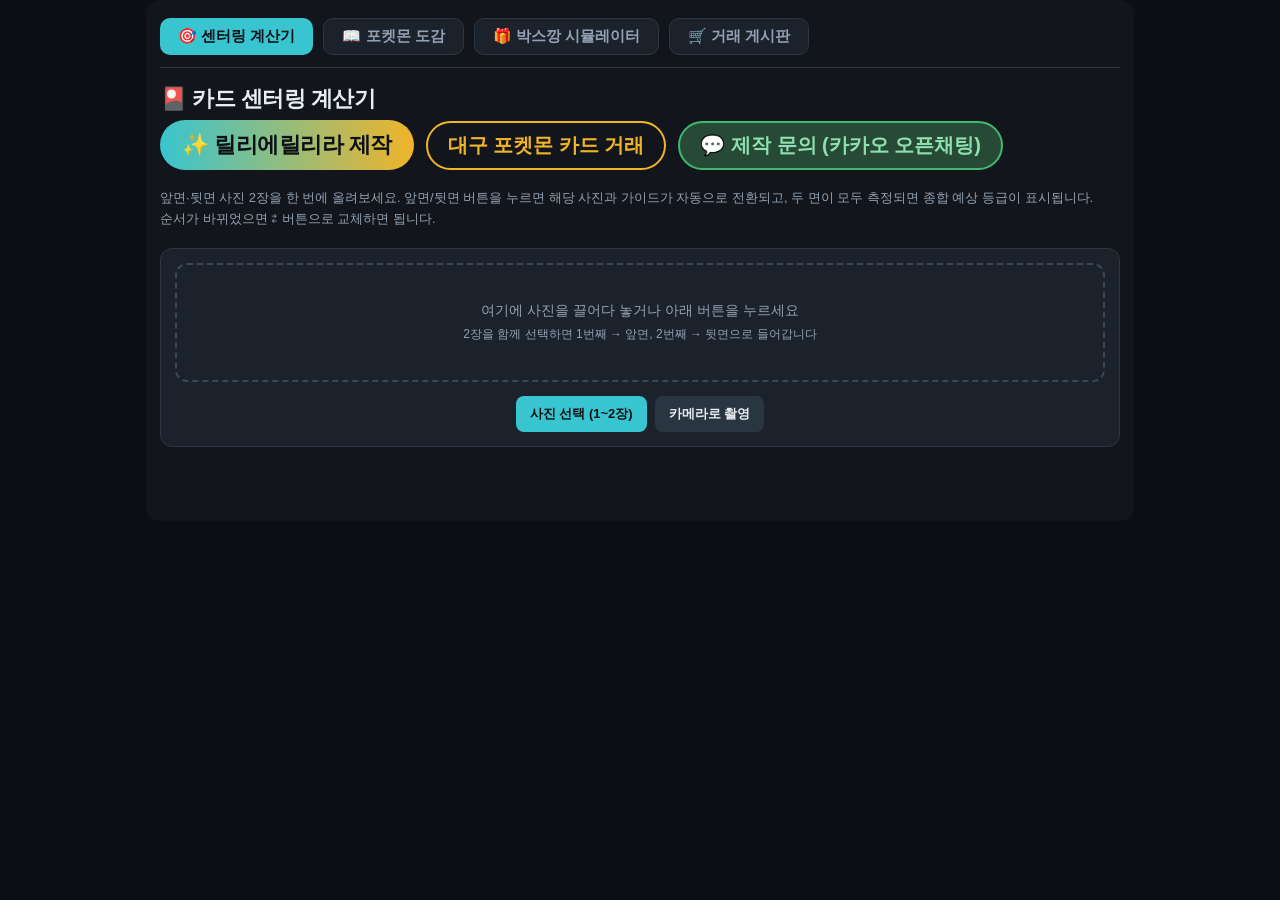
<file: index.html>
<!DOCTYPE html>
<html lang="ko">
<head>
<meta charset="UTF-8">
<meta name="viewport" content="width=device-width, initial-scale=1.0, viewport-fit=cover">
<title>카드 센터링 계산기</title>
<style>html,body{margin:0;padding:0;background:#0b0f14}</style>
</head>
<body>
<!-- 블로거에 올릴 때는 <div id="ccWrap"> 부터 </div> 까지만 복사해서 붙여넣으세요 -->
<div id="ccWrap">
<style>
#ccWrap{max-width:960px;margin:0 auto;padding:18px 14px 60px;background:#12161c;color:#e8edf3;
font-family:'Pretendard','Apple SD Gothic Neo','Noto Sans KR',sans-serif;word-break:keep-all;border-radius:14px}
#ccWrap *{box-sizing:border-box}
#ccWrap h2{font-size:22px;margin:0 0 4px;letter-spacing:-.5px}
#ccWrap .ccSub{color:#93a1b3;font-size:13px;margin:0 0 18px;line-height:1.6}
#ccWrap .ccCard{background:#1b222c;border:1px solid #2c3644;border-radius:12px;padding:14px;margin-bottom:14px}
#ccDrop{border:2px dashed #3a4757;border-radius:12px;padding:34px 16px;text-align:center;color:#93a1b3;
font-size:14px;transition:border-color .15s,background .15s;cursor:pointer;line-height:1.7}
#ccDrop.hot{border-color:#39c5cf;background:rgba(57,197,207,.06);color:#39c5cf}
#ccWrap .ccBtnRow{display:flex;gap:8px;justify-content:center;flex-wrap:wrap;margin-top:14px}
#ccWrap button{font-family:inherit;font-size:13px;font-weight:700;border:none;border-radius:8px;
padding:9px 14px;cursor:pointer;background:#2a3542;color:#e8edf3}
#ccWrap button.pri{background:#39c5cf;color:#0c1116}
#ccWrap button.warn{background:#3a2a2a;color:#f0a0a0}
#ccWrap button:active{transform:translateY(1px)}
#ccStage{display:none}
#ccCanvasBox{position:relative;background:#0b0f14;border-radius:10px;overflow:hidden;touch-action:none}
#ccCanvas{display:block;width:100%;touch-action:none}
#ccNoImg{display:none;padding:60px 16px;text-align:center;color:#93a1b3;font-size:14px;line-height:1.8}
#ccLoupe{position:absolute;width:130px;height:130px;border-radius:50%;border:3px solid #f0b429;
overflow:hidden;pointer-events:none;display:none;box-shadow:0 4px 14px rgba(0,0,0,.5);background:#000}
#ccWrap .ccToolRow{display:flex;gap:8px;flex-wrap:wrap;align-items:center;margin:12px 0 4px}
#ccWrap .ccSeg{display:inline-flex;border:1px solid #2c3644;border-radius:8px;overflow:hidden}
#ccWrap .ccSeg button{border-radius:0;background:#1b222c;color:#93a1b3;font-size:13px;padding:8px 14px;position:relative}
#ccWrap .ccSeg button.on{background:#39c5cf;color:#0c1116}
#ccWrap .ccSeg button .dot{display:inline-block;width:7px;height:7px;border-radius:50%;background:#3fb96f;margin-left:5px;vertical-align:1px}
#ccWrap .ccNudge{display:flex;gap:6px;align-items:center;margin-left:auto}
#ccWrap .ccNudge button{width:40px;height:40px;padding:0;font-size:16px;background:#232d39}
#ccSelName{font-size:12px;color:#93a1b3;min-width:80px;text-align:right}
#ccWrap .ccHint{font-size:12px;color:#93a1b3;line-height:1.7;margin-top:8px}
#ccWrap .ccReadout{display:grid;grid-template-columns:1fr 1fr;gap:10px;margin-top:6px}
#ccWrap .ccAxis{background:#141a22;border:1px solid #2c3644;border-radius:10px;padding:12px}
#ccWrap .ccAxis h4{margin:0 0 6px;font-size:12px;color:#93a1b3;font-weight:600;letter-spacing:.5px}
#ccWrap .ccPct{font-size:26px;font-weight:800;font-variant-numeric:tabular-nums;letter-spacing:-.5px}
#ccWrap .ccMm{font-size:12px;color:#93a1b3;font-variant-numeric:tabular-nums;margin-top:2px}
#ccSlab{margin-top:12px;background:#f4f6f8;color:#111820;border-radius:10px;padding:12px 14px;
display:flex;align-items:center;gap:12px}
#ccSlab .g{font-size:34px;font-weight:900;font-variant-numeric:tabular-nums;line-height:1}
#ccSlab .t{font-size:12px;line-height:1.5;color:#444f5c}
#ccSlab .t b{color:#111820}
#ccWrap table{width:100%;border-collapse:collapse;margin-top:10px;font-size:13px;font-variant-numeric:tabular-nums}
#ccWrap th,#ccWrap td{border:1px solid #2c3644;padding:8px 6px;text-align:center}
#ccWrap th{background:#141a22;color:#93a1b3;font-weight:600;font-size:12px}
#ccWrap td.hit{background:rgba(57,197,207,.14);color:#39c5cf;font-weight:800}
#ccWrap td.gradeCell{font-weight:800}
#ccCombined{display:none;margin-top:16px}
#ccCombined h3{font-size:15px;margin:0 0 4px}
#ccWrap .ccFoot{font-size:11px;color:#5f6c7c;line-height:1.7;margin-top:10px}
@media(max-width:560px){#ccWrap .ccReadout{grid-template-columns:1fr}#ccWrap h2{font-size:19px}#ccLoupe{width:110px;height:110px}}
</style>

<div style="display:flex;gap:10px;flex-wrap:wrap;margin-bottom:16px;border-bottom:1px solid #2c3644;padding-bottom:12px">
  <span style="font-size:15px;font-weight:800;color:#0c1116;background:#39c5cf;border-radius:10px;padding:9px 18px">🎯 센터링 계산기</span>
  <a href="./pokedex.html" style="font-size:15px;font-weight:700;color:#93a1b3;background:#1b222c;border:1px solid #2c3644;border-radius:10px;padding:8px 18px;text-decoration:none">📖 포켓몬 도감</a>
  <a href="./boxbreak.html" style="font-size:15px;font-weight:700;color:#93a1b3;background:#1b222c;border:1px solid #2c3644;border-radius:10px;padding:8px 18px;text-decoration:none">🎁 박스깡 시뮬레이터</a>
  <a href="./market.html" style="font-size:15px;font-weight:700;color:#93a1b3;background:#1b222c;border:1px solid #2c3644;border-radius:10px;padding:8px 18px;text-decoration:none">🛒 거래 게시판</a>
</div>
<h2>🎴 카드 센터링 계산기</h2>
<div style="display:flex;gap:12px;flex-wrap:wrap;align-items:center;margin:6px 0 18px">
  <span style="font-size:22px;font-weight:900;color:#0c1116;background:linear-gradient(90deg,#39c5cf,#f0b429);border-radius:30px;padding:10px 22px;letter-spacing:-.5px">✨ 릴리에릴리라 제작</span>
  <span style="font-size:20px;font-weight:800;color:#f0b429;border:2px solid #f0b429;border-radius:30px;padding:9px 20px">대구 포켓몬 카드 거래</span>
  <a href="https://open.kakao.com/o/sT6YAPsc" target="_blank" rel="noopener" style="font-size:20px;font-weight:800;color:#8fe0b0;background:#264a35;border:2px solid #3fb96f;border-radius:30px;padding:9px 20px;text-decoration:none">💬 제작 문의 (카카오 오픈채팅)</a>
</div>
<p class="ccSub">앞면·뒷면 사진 2장을 한 번에 올려보세요. 앞면/뒷면 버튼을 누르면 해당 사진과 가이드가 자동으로 전환되고, 두 면이 모두 측정되면 종합 예상 등급이 표시됩니다. 순서가 바뀌었으면 ⇄ 버튼으로 교체하면 됩니다.</p>

<div class="ccCard" id="ccUploadCard">
  <div id="ccDrop">여기에 사진을 끌어다 놓거나 아래 버튼을 누르세요<br><span style="font-size:12px">2장을 함께 선택하면 1번째 → 앞면, 2번째 → 뒷면으로 들어갑니다</span></div>
  <div class="ccBtnRow">
    <button type="button" class="pri" id="ccPick">사진 선택 (1~2장)</button>
    <button type="button" id="ccCam">카메라로 촬영</button>
  </div>
  <input type="file" id="ccFile" accept="image/*" multiple style="display:none">
  <input type="file" id="ccFileCam" accept="image/*" capture="environment" style="display:none">
</div>

<div id="ccStage">
  <div class="ccCard">
    <div class="ccToolRow">
      <div class="ccSeg">
        <button type="button" id="ccFront" class="on">앞면</button>
        <button type="button" id="ccBack">뒷면</button>
      </div>
      <button type="button" id="ccSwap" title="앞뒷면 사진 교체">⇄ 앞뒤 교체</button>
      <button type="button" id="ccAuto">자동 감지</button>
      <button type="button" id="ccWarp">📐 기울기 보정</button>
      <button type="button" id="ccRotate">↻ 회전</button>
      <button type="button" id="ccOrig">↩️ 원본 복원</button>
      <button type="button" class="warn" id="ccReset">초기화</button>
    </div>
    <div id="ccWarpBar" style="display:none;background:#26313f;border:1px solid #3a4757;border-radius:8px;padding:8px 12px;margin-bottom:8px;font-size:13px;color:#c9d4e0;line-height:1.6">
      📐 카드의 <b>네 모서리</b>에 주황 점을 정확히 맞춘 뒤 적용을 누르세요. 비스듬히·굴곡지게 찍힌 사진이 반듯한 정면 이미지로 펴집니다.
      <div style="margin-top:8px;display:flex;gap:8px">
        <button type="button" class="pri" id="ccWarpApply">✅ 보정 적용</button>
        <button type="button" id="ccWarpCancel">취소</button>
      </div>
    </div>
    <div id="ccCanvasBox">
      <canvas id="ccCanvas"></canvas>
      <div id="ccNoImg">이 면의 사진이 아직 없습니다.<br><button type="button" class="pri" id="ccAddSide" style="margin-top:10px">이 면 사진 올리기</button></div>
      <div id="ccLoupe"><canvas id="ccLoupeCv" width="260" height="260"></canvas></div>
    </div>
    <div class="ccToolRow">
      <span class="ccHint" style="margin-top:0">실선 = 카드 바깥 모서리 · 점선 = 인쇄 테두리 안쪽 경계<br>드래그하면 돋보기가 뜹니다. ⌨️ <b>Tab</b>으로 선 선택 → <b>방향키</b>로 1px 이동 (<b>Shift+방향키</b> = 5px), 또는 −/＋ 버튼.</span>
      <div class="ccNudge">
        <span id="ccSelName">선택 없음</span>
        <button type="button" id="ccMinus">−</button>
        <button type="button" id="ccPlus">＋</button>
      </div>
    </div>
    <div class="ccBtnRow" style="justify-content:flex-start;margin-top:8px">
      <button type="button" id="ccReplace">이 면 사진 바꾸기</button>
      <button type="button" id="ccAnalyze">🔬 코너·엣지 분석</button>
      <button type="button" class="pri" id="ccReport">🏁 결과보기</button>
      <button type="button" class="warn" id="ccNew">처음부터</button>
    </div>
    <input type="file" id="ccFileSide" accept="image/*" style="display:none">
  </div>

  <div class="ccCard">
    <div class="ccReadout">
      <div class="ccAxis"><h4>좌 / 우</h4><div class="ccPct" id="ccLR">– / –</div><div class="ccMm" id="ccLRmm"></div></div>
      <div class="ccAxis"><h4>상 / 하</h4><div class="ccPct" id="ccTB">– / –</div><div class="ccMm" id="ccTBmm"></div></div>
    </div>
    <div id="ccSlab">
      <div class="g" id="ccWorst">–</div>
      <div class="t" id="ccSlabTxt">가이드를 맞추면 축별 센터링 중 <b>더 나쁜 쪽</b> 기준으로 등급을 예측합니다.</div>
    </div>
    <table id="ccTable">
      <thead><tr><th>업체</th><th>10</th><th>9</th><th>8</th><th>7</th><th>예상</th><th>10 확률</th></tr></thead>
      <tbody></tbody>
    </table>
    <div class="ccCard" id="ccAiPanel" style="display:none;margin:14px 0 0;background:#141a22">
      <h3 style="font-size:15px;margin:0 0 2px">🔬 AI 코너·엣지 상태 분석 <span style="font-size:11px;color:#f0b429;border:1px solid #f0b429;border-radius:10px;padding:1px 8px;vertical-align:2px">BETA</span></h3>
      <p style="font-size:12px;color:#93a1b3;margin:4px 0 10px;line-height:1.6">테두리 영역의 화이트닝(하얗게 까진 부분)을 픽셀 분석으로 추정합니다. 조명·홀로 반사에 따라 오차가 있으니 참고용으로 보세요.</p>
      <div id="ccAiGrid" style="display:grid;grid-template-columns:repeat(4,1fr);gap:8px"></div>
      <p id="ccAiNote" style="font-size:12px;color:#93a1b3;margin:10px 0 0;line-height:1.6"></p>
    </div>
    <div id="ccCombined">
      <h3>🏆 앞·뒷면 종합 예상 등급</h3>
      <table id="ccComboTable">
        <thead><tr><th>업체</th><th>앞면</th><th>뒷면</th><th>종합</th><th>10 확률</th></tr></thead>
        <tbody></tbody>
      </table>
    </div>
    <p class="ccFoot">※ 센터링 단일 항목 기준의 예측입니다. 표면·코너·엣지 상태에 따라 실제 등급은 낮아질 수 있습니다. mm 값은 표준 TCG 카드(63×88mm)를 가정한 환산치입니다. PSA는 2025년 개정 기준(앞면 10 = 55/45, 뒷면 10 = 75/25)을 적용했습니다. 종합 등급은 앞·뒷면 중 낮은 쪽을 따르는 단순 추정입니다.</p>
  </div>
</div>

<div id="ccResultOv" style="display:none;position:fixed;inset:0;background:rgba(5,8,12,.9);z-index:9999;overflow:auto;padding:16px;text-align:center">
  <img id="ccResultImg" alt="결과 이미지" style="max-width:min(94vw,560px);width:100%;border-radius:14px;box-shadow:0 10px 40px rgba(0,0,0,.6)">
  <div style="display:flex;gap:10px;justify-content:center;margin-top:14px;flex-wrap:wrap">
    <button type="button" id="ccResultSave" style="font-family:inherit;font-size:14px;font-weight:700;border:none;border-radius:8px;padding:11px 20px;cursor:pointer;background:#39c5cf;color:#0c1116">💾 사진 저장</button>
    <button type="button" id="ccResultClose" style="font-family:inherit;font-size:14px;font-weight:700;border:none;border-radius:8px;padding:11px 20px;cursor:pointer;background:#2a3542;color:#e8edf3">닫기</button>
  </div>
</div>

<script>
(function(){
function defL(){return {ol:.05,il:.14,ir:.86,or_:.95,ot:.04,it:.12,ib:.88,ob:.96}}
var S={
  front:{img:null,W:0,H:0,L:defL(),res:null},
  back:{img:null,W:0,H:0,L:defL(),res:null}
};
var cur='front';
var canvas=document.getElementById('ccCanvas');
var ctx=canvas.getContext('2d');
var box=document.getElementById('ccCanvasBox');
var loupe=document.getElementById('ccLoupe');
var loupeCv=document.getElementById('ccLoupeCv');
var loupeCtx=loupeCv.getContext('2d');
var KEYS=['ol','il','ir','or_','ot','it','ib','ob'];
var NAMES={ol:'좌측 바깥',il:'좌측 안쪽',ir:'우측 안쪽',or_:'우측 바깥',ot:'상단 바깥',it:'상단 안쪽',ib:'하단 안쪽',ob:'하단 바깥'};
var sel=null, drag=false;
var warpMode=false, corners=null, wSel=-1;
var DPR=Math.min(window.devicePixelRatio||1,2);

var TH={
 front:{PSA:[55,60,65,70],SGC:[55,60,65,70],BGS:[50,55,60,65],EDGE:[55,60,70,75]},
 back:{PSA:[75,90,90,90],SGC:[55,60,65,70],BGS:[50,70,80,90],EDGE:[70,80,90,90]}
};
var ORDER=['PSA','SGC','BGS','EDGE'];

function $(id){return document.getElementById(id)}
function isV(k){return k==='ol'||k==='il'||k==='ir'||k==='or_'}
function st(){return S[cur]}

function otherEmpty(){return S[cur==='front'?'back':'front'].img===null}

function loadInto(sideKey,file,done){
  if(!file||!file.type||file.type.indexOf('image')!==0){if(done)done();return}
  var r=new FileReader();
  r.onload=function(e){
    var im=new Image();
    im.onload=function(){
      S[sideKey].img=im;S[sideKey].W=im.naturalWidth;S[sideKey].H=im.naturalHeight;
      S[sideKey].orig=im;S[sideKey].origW=im.naturalWidth;S[sideKey].origH=im.naturalHeight;
      S[sideKey].L=defL();S[sideKey].res=null;S[sideKey].detected=false;S[sideKey].cropped=false;S[sideKey].autoWarped=false;S[sideKey].lastCorners=null;S[sideKey].cond=null;
      if(done)done();
    };
    im.src=e.target.result;
  };
  r.readAsDataURL(file);
}

function refreshSeg(){
  $('ccFront').className=cur==='front'?'on':'';
  $('ccBack').className=cur==='back'?'on':'';
  $('ccFront').innerHTML='앞면'+(S.front.img?'<span class="dot"></span>':'');
  $('ccBack').innerHTML='뒷면'+(S.back.img?'<span class="dot"></span>':'');
}

function showSide(){
  if(warpMode){warpMode=false;corners=null;wSel=-1;$('ccWarpBar').style.display='none'}
  sel=null;$('ccSelName').textContent='선택 없음';hideLoupe();
  if(st().img){
    $('ccNoImg').style.display='none';
    canvas.style.display='block';
    fit();
    if(st().cond){renderCondition(st().cond)}else{$('ccAiPanel').style.display='none'}
    if(!st().detected){autoDetect(true)}else{draw();calc()}
  }else{
    $('ccAiPanel').style.display='none';
    canvas.style.display='none';
    $('ccNoImg').style.display='block';
    $('ccLR').textContent='– / –';$('ccTB').textContent='– / –';
    $('ccLRmm').textContent='';$('ccTBmm').textContent='';
    $('ccWorst').textContent='–';$('ccWorst').style.color='#111820';
    $('ccSlabTxt').innerHTML=(cur==='front'?'앞면':'뒷면')+' 사진을 올리면 측정이 시작됩니다.';
    $('ccTable').getElementsByTagName('tbody')[0].innerHTML='';
  }
}

function fit(){
  var s=st();if(!s.img)return;
  var w=box.clientWidth||600;
  var h=Math.round(w*s.H/s.W);
  var maxH=Math.round(window.innerHeight*0.72);
  if(h>maxH){h=maxH;w=Math.round(h*s.W/s.H)}
  canvas.style.width=w+'px';canvas.style.height=h+'px';
  canvas.width=Math.round(w*DPR);canvas.height=Math.round(h*DPR);
}

function drawLines(c,w,h,lw,L){
  function line(v,inner,key,vert){
    c.beginPath();
    c.setLineDash(inner?[7*lw,6*lw]:[]);
    c.lineWidth=(sel===key?3:2)*lw;
    c.strokeStyle=sel===key?'#f0b429':(inner?'#39c5cf':'#e05252');
    if(vert){c.moveTo(v*w,0);c.lineTo(v*w,h)}else{c.moveTo(0,v*h);c.lineTo(w,v*h)}
    c.stroke();
  }
  line(L.ol,false,'ol',true);line(L.il,true,'il',true);line(L.ir,true,'ir',true);line(L.or_,false,'or_',true);
  line(L.ot,false,'ot',false);line(L.it,true,'it',false);line(L.ib,true,'ib',false);line(L.ob,false,'ob',false);
  c.setLineDash([]);
}

function draw(){
  var s=st();if(!s.img)return;
  var w=canvas.width,h=canvas.height;
  ctx.clearRect(0,0,w,h);
  ctx.drawImage(s.img,0,0,w,h);
  if(warpMode&&corners){
    var j,p;
    ctx.beginPath();
    ctx.moveTo(corners[0].x*w,corners[0].y*h);
    for(j=1;j<4;j++){ctx.lineTo(corners[j].x*w,corners[j].y*h)}
    ctx.closePath();
    ctx.strokeStyle='#f0b429';ctx.lineWidth=2*DPR;ctx.setLineDash([8*DPR,6*DPR]);ctx.stroke();
    ctx.setLineDash([]);
    ctx.fillStyle='rgba(240,180,41,.10)';ctx.fill();
    for(j=0;j<4;j++){
      p=corners[j];
      ctx.beginPath();
      ctx.arc(p.x*w,p.y*h,(wSel===j?11:9)*DPR,0,Math.PI*2);
      ctx.fillStyle=wSel===j?'#f0b429':'#ffffff';
      ctx.fill();
      ctx.lineWidth=2*DPR;ctx.strokeStyle='#111';ctx.stroke();
    }
    return;
  }
  drawLines(ctx,w,h,DPR,s.L);
  var i,k,x,y,hs=6*DPR;
  ctx.fillStyle='#ffffff';ctx.strokeStyle='#111';ctx.lineWidth=1*DPR;
  for(i=0;i<KEYS.length;i++){
    k=KEYS[i];
    if(isV(k)){x=s.L[k]*w;y=h/2}else{x=w/2;y=s.L[k]*h}
    ctx.fillRect(x-hs,y-hs,hs*2,hs*2);ctx.strokeRect(x-hs,y-hs,hs*2,hs*2);
  }
  // 감지 디버그: ?debug=1
  if(s.dbg&&/[?&]debug=1/.test(location.search)){
    var dg=s.dbg,sx=w/dg.W,sy=h/dg.H,j2;
    ctx.lineWidth=1*DPR;
    ctx.strokeStyle='rgba(80,180,255,.8)';
    for(j2=0;j2<dg.Lc.length;j2++){var xx=(dg.off[0]+dg.Lc[j2][0])*sx;ctx.beginPath();ctx.moveTo(xx,0);ctx.lineTo(xx,h);ctx.stroke()}
    for(j2=0;j2<dg.Rc.length;j2++){var xr=(dg.off[0]+dg.Rc[j2][0])*sx;ctx.beginPath();ctx.moveTo(xr,0);ctx.lineTo(xr,h);ctx.stroke()}
    ctx.strokeStyle='rgba(120,255,120,.8)';
    for(j2=0;j2<dg.Tc.length;j2++){var yt=(dg.off[1]+dg.Tc[j2][0])*sy;ctx.beginPath();ctx.moveTo(0,yt);ctx.lineTo(w,yt);ctx.stroke()}
    for(j2=0;j2<dg.Bc.length;j2++){var yb=(dg.off[1]+dg.Bc[j2][0])*sy;ctx.beginPath();ctx.moveTo(0,yb);ctx.lineTo(w,yb);ctx.stroke()}
    if(dg.box){
      ctx.strokeStyle='#ff3cf0';ctx.lineWidth=2*DPR;ctx.setLineDash([]);
      ctx.strokeRect(dg.box[0]*sx,dg.box[1]*sy,(dg.box[2]-dg.box[0])*sx,(dg.box[3]-dg.box[1])*sy);
      ctx.fillStyle='#ff3cf0';ctx.font=(12*DPR)+'px sans-serif';
      ctx.fillText('debug sup='+dg.sup.toFixed(2),dg.box[0]*sx+4,dg.box[1]*sy+14*DPR);
    }
  }
}

function pick(px,py){
  var s=st();
  var w=canvas.width,h=canvas.height;
  var best=null,bd=18*DPR,i,k,d;
  for(i=0;i<KEYS.length;i++){
    k=KEYS[i];
    if(isV(k)){d=Math.abs(px-s.L[k]*w)}else{d=Math.abs(py-s.L[k]*h)}
    if(d<bd){bd=d;best=k}
  }
  return best;
}

function clampLine(L,k){
  var m=0.004;
  if(k==='ol')L.ol=Math.min(Math.max(L.ol,0),L.il-m);
  if(k==='il')L.il=Math.min(Math.max(L.il,L.ol+m),L.ir-m);
  if(k==='ir')L.ir=Math.min(Math.max(L.ir,L.il+m),L.or_-m);
  if(k==='or_')L.or_=Math.min(Math.max(L.or_,L.ir+m),1);
  if(k==='ot')L.ot=Math.min(Math.max(L.ot,0),L.it-m);
  if(k==='it')L.it=Math.min(Math.max(L.it,L.ot+m),L.ib-m);
  if(k==='ib')L.ib=Math.min(Math.max(L.ib,L.it+m),L.ob-m);
  if(k==='ob')L.ob=Math.min(Math.max(L.ob,L.ib+m),1);
}

function showLoupe(clientX,clientY){
  var s=st();if(!s.img)return;
  var r=canvas.getBoundingClientRect();
  var nx=(clientX-r.left)/r.width, ny=(clientY-r.top)/r.height;
  if(nx<0)nx=0;if(nx>1)nx=1;if(ny<0)ny=0;if(ny>1)ny=1;
  var Z=4;
  var sw=loupeCv.width/Z, sh=loupeCv.height/Z;
  var sx=nx*s.W-sw/2, sy=ny*s.H-sh/2;
  loupeCtx.fillStyle='#000';
  loupeCtx.fillRect(0,0,loupeCv.width,loupeCv.height);
  loupeCtx.drawImage(s.img,sx,sy,sw,sh,0,0,loupeCv.width,loupeCv.height);
  if(warpMode&&corners){
    loupeCtx.beginPath();
    var j2,cx2,cy2;
    loupeCtx.moveTo((corners[0].x*s.W-sx)/sw*loupeCv.width,(corners[0].y*s.H-sy)/sh*loupeCv.height);
    for(j2=1;j2<5;j2++){
      cx2=(corners[j2%4].x*s.W-sx)/sw*loupeCv.width;
      cy2=(corners[j2%4].y*s.H-sy)/sh*loupeCv.height;
      loupeCtx.lineTo(cx2,cy2);
    }
    loupeCtx.strokeStyle='#f0b429';loupeCtx.lineWidth=2;loupeCtx.setLineDash([6,5]);loupeCtx.stroke();
    loupeCtx.setLineDash([]);
    loupeCtx.strokeStyle='rgba(255,255,255,.6)';loupeCtx.lineWidth=1;
    loupeCtx.beginPath();
    loupeCtx.moveTo(loupeCv.width/2,0);loupeCtx.lineTo(loupeCv.width/2,loupeCv.height);
    loupeCtx.moveTo(0,loupeCv.height/2);loupeCtx.lineTo(loupeCv.width,loupeCv.height/2);
    loupeCtx.stroke();
    var lx2=(clientX-r.left)<r.width/2 ? r.width-loupe.offsetWidth-10 : 10;
    loupe.style.left=lx2+'px';loupe.style.top='10px';loupe.style.display='block';
    var cvs2=loupe.firstElementChild;cvs2.style.width='100%';cvs2.style.height='100%';
    return;
  }
  var i,k,gx,gy;
  for(i=0;i<KEYS.length;i++){
    k=KEYS[i];
    loupeCtx.beginPath();
    loupeCtx.lineWidth=2;
    var inner=(k==='il'||k==='ir'||k==='it'||k==='ib');
    loupeCtx.setLineDash(inner?[6,5]:[]);
    loupeCtx.strokeStyle=sel===k?'#f0b429':(inner?'#39c5cf':'#e05252');
    if(isV(k)){
      gx=(s.L[k]*s.W-sx)/sw*loupeCv.width;
      if(gx>=0&&gx<=loupeCv.width){loupeCtx.moveTo(gx,0);loupeCtx.lineTo(gx,loupeCv.height)}
    }else{
      gy=(s.L[k]*s.H-sy)/sh*loupeCv.height;
      if(gy>=0&&gy<=loupeCv.height){loupeCtx.moveTo(0,gy);loupeCtx.lineTo(loupeCv.width,gy)}
    }
    loupeCtx.stroke();
  }
  loupeCtx.setLineDash([]);
  loupeCtx.strokeStyle='rgba(255,255,255,.6)';loupeCtx.lineWidth=1;
  loupeCtx.beginPath();
  loupeCtx.moveTo(loupeCv.width/2,0);loupeCtx.lineTo(loupeCv.width/2,loupeCv.height);
  loupeCtx.moveTo(0,loupeCv.height/2);loupeCtx.lineTo(loupeCv.width,loupeCv.height/2);
  loupeCtx.stroke();
  var lx=(clientX-r.left)<r.width/2 ? r.width-loupe.offsetWidth-10 : 10;
  loupe.style.left=lx+'px';loupe.style.top='10px';loupe.style.display='block';
  var cvs=loupe.firstElementChild;cvs.style.width='100%';cvs.style.height='100%';
}
function hideLoupe(){loupe.style.display='none'}

canvas.addEventListener('pointerdown',function(e){
  e.preventDefault();
  if(!st().img)return;
  var r=canvas.getBoundingClientRect();
  if(warpMode&&corners){
    var nx=(e.clientX-r.left)/r.width, ny=(e.clientY-r.top)/r.height;
    var bi=-1,bd=0.06,j,dx,dy,dd;
    for(j=0;j<4;j++){
      dx=nx-corners[j].x;dy=ny-corners[j].y;dd=Math.sqrt(dx*dx+dy*dy);
      if(dd<bd){bd=dd;bi=j}
    }
    if(bi>=0){wSel=bi;drag=true;try{canvas.setPointerCapture(e.pointerId)}catch(err){};showLoupe(e.clientX,e.clientY)}
    draw();return;
  }
  var px=(e.clientX-r.left)*DPR,py=(e.clientY-r.top)*DPR;
  var k=pick(px,py);
  if(k){sel=k;drag=true;$('ccSelName').textContent=NAMES[k];try{canvas.setPointerCapture(e.pointerId)}catch(err){};showLoupe(e.clientX,e.clientY)}
  draw();
});
canvas.addEventListener('pointermove',function(e){
  if(!drag)return;
  e.preventDefault();
  var r=canvas.getBoundingClientRect();
  if(warpMode&&wSel>=0){
    corners[wSel]={x:Math.min(Math.max((e.clientX-r.left)/r.width,0),1),
                   y:Math.min(Math.max((e.clientY-r.top)/r.height,0),1)};
    draw();showLoupe(e.clientX,e.clientY);return;
  }
  if(!sel)return;
  var L=st().L;
  if(isV(sel)){L[sel]=(e.clientX-r.left)/r.width}
  else{L[sel]=(e.clientY-r.top)/r.height}
  clampLine(L,sel);draw();calc();showLoupe(e.clientX,e.clientY);
});
canvas.addEventListener('pointerup',function(){drag=false;hideLoupe()});
canvas.addEventListener('pointercancel',function(){drag=false;hideLoupe()});

function nudge(dir,big){
  var s=st();
  if(!sel||!s.img)return;
  var step=(isV(sel)?1/s.W:1/s.H)*(big?5:1);
  s.L[sel]+=dir*step;clampLine(s.L,sel);draw();calc();
}
$('ccMinus').addEventListener('click',function(e){e.preventDefault();nudge(-1)});
$('ccPlus').addEventListener('click',function(e){e.preventDefault();nudge(1)});
document.addEventListener('keydown',function(e){
  if(!st().img||$('ccStage').style.display==='none'||warpMode)return;
  if(e.key==='Tab'){
    e.preventDefault();
    var idx=sel?KEYS.indexOf(sel):-1;
    idx=(idx+(e.shiftKey?-1:1)+KEYS.length)%KEYS.length;
    sel=KEYS[idx];
    $('ccSelName').textContent=NAMES[sel];
    draw();return;
  }
  if(!sel)return;
  var big=e.shiftKey;
  if(isV(sel)){
    if(e.key==='ArrowLeft'){e.preventDefault();nudge(-1,big)}
    if(e.key==='ArrowRight'){e.preventDefault();nudge(1,big)}
  }else{
    if(e.key==='ArrowUp'){e.preventDefault();nudge(-1,big)}
    if(e.key==='ArrowDown'){e.preventDefault();nudge(1,big)}
  }
});

function calc(){
  var s=st();if(!s.img)return;
  var L=s.L;
  var lB=(L.il-L.ol)*s.W, rB=(L.or_-L.ir)*s.W;
  var tB=(L.it-L.ot)*s.H, bB=(L.ob-L.ib)*s.H;
  var lr=lB+rB, tb=tB+bB;
  var lp=lr>0?lB/lr*100:50, tp=tb>0?tB/tb*100:50;
  var lrWorse=Math.max(lp,100-lp), tbWorse=Math.max(tp,100-tp);
  var worst=Math.max(lrWorse,tbWorse);
  var cw=(L.or_-L.ol)*s.W, ch=(L.ob-L.ot)*s.H;
  var mmL=cw>0?lB/cw*63:0, mmR=cw>0?rB/cw*63:0;
  var mmT=ch>0?tB/ch*88:0, mmB=ch>0?bB/ch*88:0;
  $('ccLR').textContent=Math.round(lp)+' / '+Math.round(100-lp);
  $('ccTB').textContent=Math.round(tp)+' / '+Math.round(100-tp);
  $('ccLRmm').textContent='좌 '+mmL.toFixed(2)+'mm · 우 '+mmR.toFixed(2)+'mm ('+lp.toFixed(1)+'%)';
  $('ccTBmm').textContent='상 '+mmT.toFixed(2)+'mm · 하 '+mmB.toFixed(2)+'mm ('+tp.toFixed(1)+'%)';
  var axis=lrWorse>=tbWorse?'좌/우':'상/하';
  $('ccSlabTxt').innerHTML=(cur==='front'?'앞면':'뒷면')+' 기준 축: <b>'+axis+'</b> · 센터링 <b>'+Math.round(worst)+'/'+Math.round(100-worst)+'</b> (더 나쁜 축 적용)';
  s.res={lp:lp,tp:tp,worst:worst};
  renderTable(worst);
  updateCombined();
}

function gradeFor(th,worst){
  if(worst<=th[0])return 10;
  if(worst<=th[1])return 9;
  if(worst<=th[2])return 8;
  if(worst<=th[3])return 7;
  return 6;
}
// 측정 오차(±1.5%p 가정) 기반 "센터링이 10 기준을 통과할 확률"
function prob10(th,worst){
  var z=(th[0]-worst)/1.5;
  var p=1/(1+Math.exp(-1.702*z));
  return Math.round(p*100);
}
function pCol(p){return p>=80?'#39c5cf':p>=50?'#3fb96f':p>=25?'#f0b429':'#e05252'}
function gCol(g){return g>=10?'#39c5cf':g===9?'#3fb96f':g===8?'#f0b429':'#e05252'}
function gTxt(g){return g<=6?'6 이하':g}

function renderTable(worst){
  var tb=$('ccTable').getElementsByTagName('tbody')[0];
  var html='';var i,co,th,g,j,best=0;
  for(i=0;i<ORDER.length;i++){
    co=ORDER[i];th=TH[cur][co];g=gradeFor(th,worst);
    if(g>best)best=g;
    html+='<tr><td>'+co+'</td>';
    for(j=0;j<4;j++){
      var lab=th[j]+'/'+(100-th[j]);
      var hit=(g===10-j)?' class="hit"':'';
      html+='<td'+hit+'>'+lab+'</td>';
    }
    var p=prob10(th,worst);
    html+='<td class="gradeCell" style="color:'+gCol(g)+'">'+gTxt(g)+'</td>';
    html+='<td style="color:'+pCol(p)+';font-weight:700">'+p+'%</td></tr>';
  }
  tb.innerHTML=html;
  $('ccWorst').textContent=(best<=6?'≤6':best);
  $('ccWorst').style.color=best>=10?'#0e7f87':best===9?'#1e7a45':best===8?'#8a6410':'#a83232';
}

function updateCombined(){
  if(!S.front.res||!S.back.res){$('ccCombined').style.display='none';return}
  var tb=$('ccComboTable').getElementsByTagName('tbody')[0];
  var html='';var i,co,gf,gb,gc;
  for(i=0;i<ORDER.length;i++){
    co=ORDER[i];
    gf=gradeFor(TH.front[co],S.front.res.worst);
    gb=gradeFor(TH.back[co],S.back.res.worst);
    gc=Math.min(gf,gb);
    var pc=Math.round(prob10(TH.front[co],S.front.res.worst)*prob10(TH.back[co],S.back.res.worst)/100);
    html+='<tr><td>'+co+'</td>'
      +'<td style="color:'+gCol(gf)+';font-weight:700">'+gTxt(gf)+'</td>'
      +'<td style="color:'+gCol(gb)+';font-weight:700">'+gTxt(gb)+'</td>'
      +'<td class="gradeCell" style="color:'+gCol(gc)+'">'+gTxt(gc)+'</td>'
      +'<td style="color:'+pCol(pc)+';font-weight:700">'+pc+'%</td></tr>';
  }
  tb.innerHTML=html;
  $('ccCombined').style.display='block';
}

// ── 📐 원근(기울기) 보정 ─────────────────────
function startWarp(){
  var s=st();
  if(!s.img){alert('먼저 이 면의 사진을 올려주세요.');return}
  var L=s.L;
  if(s.lastCorners){corners=s.lastCorners.map(function(p){return {x:p.x,y:p.y}})}
  else{corners=[{x:L.ol,y:L.ot},{x:L.or_,y:L.ot},{x:L.or_,y:L.ob},{x:L.ol,y:L.ob}]}
  warpMode=true;wSel=-1;sel=null;
  $('ccWarpBar').style.display='block';
  $('ccSelName').textContent='모서리 조정';
  draw();
}
function stopWarp(){
  warpMode=false;corners=null;wSel=-1;
  $('ccWarpBar').style.display='none';
  $('ccSelName').textContent='선택 없음';
  draw();
}
function solve3(m,v){ // 3x3 가우스 소거
  var a=[[m[0][0],m[0][1],m[0][2],v[0]],[m[1][0],m[1][1],m[1][2],v[1]],[m[2][0],m[2][1],m[2][2],v[2]]];
  var i,j,k,f,mx,mi,t;
  for(i=0;i<3;i++){
    mx=Math.abs(a[i][i]);mi=i;
    for(j=i+1;j<3;j++){if(Math.abs(a[j][i])>mx){mx=Math.abs(a[j][i]);mi=j}}
    t=a[i];a[i]=a[mi];a[mi]=t;
    if(Math.abs(a[i][i])<1e-10)return null;
    for(j=i+1;j<3;j++){
      f=a[j][i]/a[i][i];
      for(k=i;k<4;k++){a[j][k]-=f*a[i][k]}
    }
  }
  var x=[0,0,0];
  for(i=2;i>=0;i--){
    x[i]=a[i][3];
    for(j=i+1;j<3;j++){x[i]-=a[i][j]*x[j]}
    x[i]/=a[i][i];
  }
  return x;
}
function homography(dst,srcQ){ // 단위사각형(0~1) → 원본 사각형 사상 H
  // dst: [{u,v}] 4점(0,0)(1,0)(1,1)(0,1), srcQ: 픽셀 4점
  var A=[],b=[],i,u,v,X,Y;
  for(i=0;i<4;i++){
    u=dst[i].u;v=dst[i].v;X=srcQ[i].x;Y=srcQ[i].y;
    A.push([u,v,1,0,0,0,-u*X,-v*X]);b.push(X);
    A.push([0,0,0,u,v,1,-u*Y,-v*Y]);b.push(Y);
  }
  // 8x8 가우스 소거
  var n=8,M=[],j,k,f,mx,mi,t;
  for(i=0;i<n;i++){M.push(A[i].concat([b[i]]))}
  for(i=0;i<n;i++){
    mx=Math.abs(M[i][i]);mi=i;
    for(j=i+1;j<n;j++){if(Math.abs(M[j][i])>mx){mx=Math.abs(M[j][i]);mi=j}}
    t=M[i];M[i]=M[mi];M[mi]=t;
    if(Math.abs(M[i][i])<1e-10)return null;
    for(j=i+1;j<n;j++){
      f=M[j][i]/M[i][i];
      for(k=i;k<=n;k++){M[j][k]-=f*M[i][k]}
    }
  }
  var h=[0,0,0,0,0,0,0,0];
  for(i=n-1;i>=0;i--){
    h[i]=M[i][n];
    for(j=i+1;j<n;j++){h[i]-=M[i][j]*h[j]}
    h[i]/=M[i][i];
  }
  return function(u,v){
    var w=h[6]*u+h[7]*v+1;
    return {x:(h[0]*u+h[1]*v+h[2])/w, y:(h[3]*u+h[4]*v+h[5])/w};
  };
}
function texTri(c,im,s0,s1,s2,d0,d1,d2){
  // 목적지 삼각형을 살짝 팽창시켜 이음새 제거
  var cx=(d0.x+d1.x+d2.x)/3, cy=(d0.y+d1.y+d2.y)/3, E=1.015;
  function ex(p){return {x:cx+(p.x-cx)*E, y:cy+(p.y-cy)*E}}
  var e0=ex(d0),e1=ex(d1),e2=ex(d2);
  var A=solve3([[s0.x,s0.y,1],[s1.x,s1.y,1],[s2.x,s2.y,1]],[d0.x,d1.x,d2.x]);
  var B=solve3([[s0.x,s0.y,1],[s1.x,s1.y,1],[s2.x,s2.y,1]],[d0.y,d1.y,d2.y]);
  if(!A||!B)return;
  c.save();
  c.beginPath();c.moveTo(e0.x,e0.y);c.lineTo(e1.x,e1.y);c.lineTo(e2.x,e2.y);c.closePath();c.clip();
  c.setTransform(A[0],B[0],A[1],B[1],A[2],B[2]);
  c.drawImage(im,0,0);
  c.restore();
  c.setTransform(1,0,0,1,0,0);
}
function applyWarp(){
  doWarp(corners);
}
function doWarp(cornArr){
  var s=st();
  if(!s.img||!cornArr){stopWarp();return}
  try{
    var srcQ=[
      {x:cornArr[0].x*s.W,y:cornArr[0].y*s.H},
      {x:cornArr[1].x*s.W,y:cornArr[1].y*s.H},
      {x:cornArr[2].x*s.W,y:cornArr[2].y*s.H},
      {x:cornArr[3].x*s.W,y:cornArr[3].y*s.H}
    ];
    var Hm=homography([{u:0,v:0},{u:1,v:0},{u:1,v:1},{u:0,v:1}],srcQ);
    if(!Hm){alert('모서리 위치가 올바르지 않습니다.');return}
    var pad=0.06; // 카드 주변 여백 6% 포함해 펴기(외곽선 조정 여지)
    var DW=1000, DH=Math.round(1000*88/63);
    var OW=Math.round(DW*(1+pad*2)), OH=Math.round(DH*(1+pad*2));
    var oc=document.createElement('canvas');oc.width=OW;oc.height=OH;
    var c=oc.getContext('2d');
    c.fillStyle='#202830';c.fillRect(0,0,OW,OH);
    var N=22,gx,gy,u0,u1,v0,v1,p00,p10,p11,p01,q00,q10,q11,q01;
    for(gy=0;gy<N;gy++){
      for(gx=0;gx<N;gx++){
        u0=-pad+(1+2*pad)*gx/N; u1=-pad+(1+2*pad)*(gx+1)/N;
        v0=-pad+(1+2*pad)*gy/N; v1=-pad+(1+2*pad)*(gy+1)/N;
        p00=Hm(u0,v0);p10=Hm(u1,v0);p11=Hm(u1,v1);p01=Hm(u0,v1);
        q00={x:gx/N*OW,y:gy/N*OH};q10={x:(gx+1)/N*OW,y:gy/N*OH};
        q11={x:(gx+1)/N*OW,y:(gy+1)/N*OH};q01={x:gx/N*OW,y:(gy+1)/N*OH};
        texTri(c,s.img,p00,p10,p11,q00,q10,q11);
        texTri(c,s.img,p00,p11,p01,q00,q11,q01);
      }
    }
    var im=new Image();
    im.onload=function(){
      s.img=im;s.W=im.naturalWidth;s.H=im.naturalHeight;
      s.L=defL();s.detected=false;s.cropped=true;s.autoWarped=true; // 보정 결과는 이미 반듯함
      stopWarp();
      fit();autoDetect(true);
    };
    im.src=oc.toDataURL('image/png');
  }catch(err){alert('보정에 실패했습니다: '+err.message);stopWarp()}
}
$('ccWarp').addEventListener('click',function(e){e.preventDefault();if(warpMode){stopWarp()}else{startWarp()}});
$('ccWarpApply').addEventListener('click',function(e){e.preventDefault();applyWarp()});
$('ccWarpCancel').addEventListener('click',function(e){e.preventDefault();stopWarp()});

// ── 🔬 코너·엣지 화이트닝 분석 ─────────────────
function analyzeCondition(auto){
  try{
    var s=st();
    if(!s.img||!s.res){if(!auto)alert('먼저 사진을 올리고 가이드를 맞춰주세요.');return}
    var L=s.L;
    var cw=(L.or_-L.ol)*s.W, ch=(L.ob-L.ot)*s.H;
    if(cw<=0||ch<=0)return;
    var AW=Math.min(800,Math.round(cw)), AH=Math.round(AW*ch/cw);
    var oc=document.createElement('canvas');oc.width=AW;oc.height=AH;
    var c=oc.getContext('2d');
    c.drawImage(s.img,L.ol*s.W,L.ot*s.H,cw,ch,0,0,AW,AH);
    var d=c.getImageData(0,0,AW,AH).data;
    function hsv(x,y){
      var p=(y*AW+x)*4,r=d[p]/255,g=d[p+1]/255,b=d[p+2]/255;
      var mx=Math.max(r,g,b),mn=Math.min(r,g,b);
      return {v:mx,sat:mx===0?0:(mx-mn)/mx,l:(d[p]*.299+d[p+1]*.587+d[p+2]*.114)};
    }
    // 테두리 폭: 안쪽 선까지 거리 (분석 대역)
    var bwX=Math.max(6,Math.round(((L.il-L.ol)+(L.or_-L.ir))/2/(L.or_-L.ol)*AW*0.9));
    var bwY=Math.max(6,Math.round(((L.it-L.ot)+(L.ob-L.ib))/2/(L.ob-L.ot)*AH*0.9));
    // 테두리 기준색: 4변 대역에서 표본 → 중앙값 밝기/채도
    var Ls=[],Ss=[],x,y,h2;
    for(x=0;x<AW;x+=4){for(y=0;y<bwY;y+=3){h2=hsv(x,y);Ls.push(h2.l);Ss.push(h2.sat)}
                       for(y=AH-bwY;y<AH;y+=3){h2=hsv(x,y);Ls.push(h2.l);Ss.push(h2.sat)}}
    for(y=bwY;y<AH-bwY;y+=4){for(x=0;x<bwX;x+=3){h2=hsv(x,y);Ls.push(h2.l);Ss.push(h2.sat)}
                             for(x=AW-bwX;x<AW;x+=3){h2=hsv(x,y);Ls.push(h2.l);Ss.push(h2.sat)}}
    Ls.sort(function(a,b){return a-b});Ss.sort(function(a,b){return a-b});
    var Lmed=Ls[Math.floor(Ls.length/2)],Smed=Ss[Math.floor(Ss.length/2)];
    var brightBorder=Lmed>195&&Smed<0.18; // 흰 테두리 카드: 분석 신뢰도 낮음
    function isWhite(x2,y2){
      var p2=hsv(x2,y2);
      return (p2.l-Lmed>45)||(p2.v>0.85&&p2.sat<Math.max(0.10,Smed*0.35)&&Smed>0.2);
    }
    function ratio(x0,x1,y0,y1){
      var cnt=0,tot=0,xx,yy;
      for(yy=Math.max(0,y0);yy<Math.min(AH,y1);yy+=2){
        for(xx=Math.max(0,x0);xx<Math.min(AW,x1);xx+=2){
          tot++;if(isWhite(xx,yy))cnt++;
        }
      }
      return tot>0?cnt/tot*100:0;
    }
    var cs=Math.max(bwX,bwY,Math.round(Math.min(AW,AH)*0.07)); // 코너 사각형 크기
    var res={
      corners:[
        {name:'좌상 코너',v:ratio(0,cs,0,cs)},
        {name:'우상 코너',v:ratio(AW-cs,AW,0,cs)},
        {name:'우하 코너',v:ratio(AW-cs,AW,AH-cs,AH)},
        {name:'좌하 코너',v:ratio(0,cs,AH-cs,AH)}
      ],
      edges:[
        {name:'상단 엣지',v:ratio(cs,AW-cs,0,bwY)},
        {name:'하단 엣지',v:ratio(cs,AW-cs,AH-bwY,AH)},
        {name:'좌측 엣지',v:ratio(0,bwX,cs,AH-cs)},
        {name:'우측 엣지',v:ratio(AW-bwX,AW,cs,AH-cs)}
      ],
      bright:brightBorder
    };
    s.cond=res;
    renderCondition(res);
  }catch(err){if(!auto)alert('분석에 실패했습니다: '+err.message)}
}
function condLevel(v){return v<2.5?{t:'양호',c:'#3fb96f'}:v<7?{t:'주의',c:'#f0b429'}:{t:'손상 의심',c:'#e05252'}}
function renderCondition(res){
  var g=$('ccAiGrid'),html='',i,it,lv;
  var all=res.corners.concat(res.edges);
  for(i=0;i<all.length;i++){
    it=all[i];lv=condLevel(it.v);
    html+='<div style="background:#1b222c;border:1px solid #2c3644;border-radius:10px;padding:10px 6px;text-align:center">'
      +'<div style="font-size:11px;color:#93a1b3;margin-bottom:4px">'+it.name+'</div>'
      +'<div style="font-size:15px;font-weight:800;color:'+lv.c+'">'+lv.t+'</div>'
      +'<div style="font-size:11px;color:#5f6c7c;margin-top:2px">'+it.v.toFixed(1)+'%</div>'
      +'</div>';
  }
  g.innerHTML=html;
  var worstV=0;for(i=0;i<all.length;i++){if(all[i].v>worstV)worstV=all[i].v}
  var note=res.bright
    ?'⚠️ 테두리가 밝은 카드라 화이트닝 구분이 어렵습니다. 결과는 참고만 하세요.'
    :(worstV<2.5?'✅ 전체적으로 화이트닝 흔적이 거의 감지되지 않았습니다.'
      :'수치는 해당 영역에서 하얗게 튀는 픽셀의 비율입니다. 주의/손상 표시 부위를 돋보기나 실물로 직접 확인해보세요.');
  $('ccAiNote').textContent=note;
  $('ccAiPanel').style.display='block';
}
$('ccAnalyze').addEventListener('click',function(e){e.preventDefault();analyzeCondition(false)});

// ── 🏁 결과 리포트 이미지 ─────────────────────
var lastReportURL=null;
function rr(c,x,y,w,h,r){
  c.beginPath();
  c.moveTo(x+r,y);
  c.arcTo(x+w,y,x+w,y+h,r);
  c.arcTo(x+w,y+h,x,y+h,r);
  c.arcTo(x,y+h,x,y,r);
  c.arcTo(x,y,x+w,y,r);
  c.closePath();
}
function cropDraw(c,sd,x,y,w,h){
  // 해당 면 이미지를 외곽선 기준으로 잘라 rect에 맞춰(contain) 그림
  var s=S[sd],L=s.L;
  var sx=L.ol*s.W, sy=L.ot*s.H, sw=(L.or_-L.ol)*s.W, sh=(L.ob-L.ot)*s.H;
  if(sw<=0||sh<=0)return;
  var sc=Math.min(w/sw,h/sh);
  var dw=sw*sc, dh=sh*sc, dx=x+(w-dw)/2, dy=y+(h-dh)/2;
  c.save();
  rr(c,dx,dy,dw,dh,18);c.clip();
  c.drawImage(s.img,sx,sy,sw,sh,dx,dy,dw,dh);
  c.restore();
  rr(c,dx,dy,dw,dh,18);
  c.lineWidth=2;c.strokeStyle='rgba(255,255,255,.18)';c.stroke();
}
function buildReport(){
  var haveF=!!(S.front.img&&S.front.res), haveB=!!(S.back.img&&S.back.res);
  if(!haveF&&!haveB){alert('먼저 사진을 올리고 가이드를 맞춰주세요.');return}
  var W=1080,H=1460;
  var oc=document.createElement('canvas');oc.width=W;oc.height=H;
  var c=oc.getContext('2d');
  // 배경
  var g=c.createLinearGradient(0,0,0,H);
  g.addColorStop(0,'#0d1117');g.addColorStop(1,'#141b26');
  c.fillStyle=g;c.fillRect(0,0,W,H);
  // 상단 라인
  var g2=c.createLinearGradient(0,0,W,0);
  g2.addColorStop(0,'#39c5cf');g2.addColorStop(1,'#f0b429');
  c.fillStyle=g2;c.fillRect(0,0,W,8);
  // 헤더
  c.fillStyle='#93a1b3';c.font='600 24px sans-serif';c.textAlign='center';
  c.fillText('CARD CENTERING REPORT',W/2,84);
  c.fillStyle='#e8edf3';c.font='800 52px sans-serif';
  c.fillText('🎴 센터링 측정 결과',W/2,148);
  // 카드 패널
  var y0=200, panelH=660;
  function panel(x,w,sd,label){
    c.fillStyle='#1b222c';rr(c,x,y0,w,panelH,20);c.fill();
    c.strokeStyle='#2c3644';c.lineWidth=2;rr(c,x,y0,w,panelH,20);c.stroke();
    c.fillStyle='#93a1b3';c.font='700 26px sans-serif';c.textAlign='center';
    c.fillText(label,x+w/2,y0+44);
    cropDraw(c,sd,x+24,y0+64,w-48,panelH-170);
    var r2=S[sd].res;
    c.fillStyle='#e8edf3';c.font='800 30px sans-serif';
    c.fillText('L/R '+Math.round(r2.lp)+'/'+Math.round(100-r2.lp)
      +'   T/B '+Math.round(r2.tp)+'/'+Math.round(100-r2.tp),x+w/2,y0+panelH-56);
    c.fillStyle='#93a1b3';c.font='500 22px sans-serif';
    c.fillText('센터링 '+Math.round(r2.worst)+'/'+Math.round(100-r2.worst),x+w/2,y0+panelH-22);
  }
  if(haveF&&haveB){
    panel(48,468,'front','앞 면');
    panel(564,468,'back','뒷 면');
  }else{
    panel(270,540,haveF?'front':'back',haveF?'앞 면':'뒷 면');
  }
  // 등급
  var gy=y0+panelH+70;
  c.fillStyle='#93a1b3';c.font='600 24px sans-serif';
  c.fillText(haveF&&haveB?'앞·뒷면 종합 예상 등급':'측정 면 기준 예상 등급',W/2,gy);
  var chips=[],i2,co,gg,gf2,gb2,pp;
  for(i2=0;i2<ORDER.length;i2++){
    co=ORDER[i2];
    if(haveF&&haveB){
      gf2=gradeFor(TH.front[co],S.front.res.worst);
      gb2=gradeFor(TH.back[co],S.back.res.worst);
      gg=Math.min(gf2,gb2);
      pp=Math.round(prob10(TH.front[co],S.front.res.worst)*prob10(TH.back[co],S.back.res.worst)/100);
    }else if(haveF){gg=gradeFor(TH.front[co],S.front.res.worst);pp=prob10(TH.front[co],S.front.res.worst)}
    else{gg=gradeFor(TH.back[co],S.back.res.worst);pp=prob10(TH.back[co],S.back.res.worst)}
    chips.push({co:co,g:gg,p:pp});
  }
  // 대표(가장 큰) 표시: PSA
  var psa=chips[0];
  c.fillStyle=gCol(psa.g);c.font='900 84px sans-serif';
  c.fillText('예상 PSA '+gTxt(psa.g),W/2,gy+100);
  // 업체 칩 4개
  var cw2=228,gap=22,total=cw2*4+gap*3,x0=(W-total)/2,cy=gy+150;
  for(i2=0;i2<4;i2++){
    var chx=x0+i2*(cw2+gap);
    c.fillStyle='#141a22';rr(c,chx,cy,cw2,116,14);c.fill();
    c.strokeStyle='#2c3644';c.lineWidth=2;rr(c,chx,cy,cw2,116,14);c.stroke();
    c.fillStyle='#93a1b3';c.font='600 22px sans-serif';
    c.fillText(chips[i2].co,chx+cw2/2,cy+32);
    c.fillStyle=gCol(chips[i2].g);c.font='800 34px sans-serif';
    c.fillText(''+gTxt(chips[i2].g),chx+cw2/2,cy+70);
    c.fillStyle=pCol(chips[i2].p);c.font='700 21px sans-serif';
    c.fillText('10 확률 '+chips[i2].p+'%',chx+cw2/2,cy+102);
  }
  // 푸터
  var fy=cy+176;
  c.strokeStyle='#2c3644';c.lineWidth=2;
  c.beginPath();c.moveTo(80,fy);c.lineTo(W-80,fy);c.stroke();
  c.fillStyle='#f0b429';c.font='800 36px sans-serif';
  c.fillText('대구 포켓몬 카드 거래',W/2,fy+58);
  var dt=new Date();
  c.fillStyle='#93a1b3';c.font='600 24px sans-serif';
  c.fillText('릴리에릴리라 제작 · 제작 문의 open.kakao.com/o/sT6YAPsc',W/2,fy+100);
  c.fillStyle='#5f6c7c';c.font='500 20px sans-serif';
  c.fillText(dt.getFullYear()+'.'+(dt.getMonth()+1)+'.'+dt.getDate()
    +' · 센터링 단일 항목 기준 예측 (확률은 측정 오차 ±1.5%p 가정)',W/2,fy+136);
  c.textAlign='left';
  lastReportURL=oc.toDataURL('image/png');
  $('ccResultImg').src=lastReportURL;
  $('ccResultOv').style.display='block';
}
$('ccReport').addEventListener('click',function(e){e.preventDefault();buildReport()});
$('ccResultSave').addEventListener('click',function(e){
  e.preventDefault();
  if(!lastReportURL)return;
  var a=document.createElement('a');
  a.download='centering-report.png';
  a.href=lastReportURL;
  document.body.appendChild(a);a.click();document.body.removeChild(a);
});
$('ccResultClose').addEventListener('click',function(e){e.preventDefault();$('ccResultOv').style.display='none'});

function rotate90(){
  var s=st();if(!s.img)return;
  if(warpMode)stopWarp();
  try{
    var oc=document.createElement('canvas');oc.width=s.H;oc.height=s.W;
    var c=oc.getContext('2d');
    c.translate(s.H,0);c.rotate(Math.PI/2);
    c.drawImage(s.img,0,0);
    var im=new Image();
    im.onload=function(){s.img=im;s.W=im.naturalWidth;s.H=im.naturalHeight;s.L=defL();fit();autoDetect(true)};
    im.src=oc.toDataURL('image/png');
  }catch(err){alert('회전에 실패했습니다.')}
}
$('ccRotate').addEventListener('click',function(e){e.preventDefault();rotate90()});
$('ccOrig').addEventListener('click',function(e){
  e.preventDefault();
  var s=st();
  if(!s.orig){alert('원본이 없습니다.');return}
  if(warpMode)stopWarp();
  s.img=s.orig;s.W=s.origW;s.H=s.origH;
  s.L=defL();s.detected=false;s.res=null;s.cond=null;s.lastCorners=null;
  s.cropped=true;s.autoWarped=true; // 자동 크롭·보정 없이 원본 그대로 유지
  $('ccAiPanel').style.display='none';
  fit();autoDetect(true); // 가이드선 감지만 수행
});

function autoDetect(silent){
  try{
    var s=st();if(!s.img)return;
    var W=560,H=Math.round(W*s.H/s.W);
    var oc=document.createElement('canvas');oc.width=W;oc.height=H;
    var octx=oc.getContext('2d');octx.drawImage(s.img,0,0,W,H);
    var d=octx.getImageData(0,0,W,H).data;
    var gray=new Float32Array(W*H),i,x,y;
    for(i=0;i<W*H;i++){gray[i]=d[i*4]*.299+d[i*4+1]*.587+d[i*4+2]*.114}
    function G(x2,y2){return gray[y2*W+x2]}
    // ── ① 스크린샷 검은띠/균일줄 제거 ──
    var t=0,b=H,l=0,r=W,ch=true;
    function uniRow(y2){
      var n=0,sm=0,sq=0,dark=0,x2;
      for(x2=l;x2<r;x2+=2){var v=G(x2,y2);n++;sm+=v;sq+=v*v;if(v<32)dark++}
      if(n<4)return false;
      var m=sm/n,st2=Math.sqrt(Math.max(0,sq/n-m*m));
      return st2<9||dark/n>0.85;
    }
    function uniCol(x2){
      var n=0,sm=0,sq=0,dark=0,y2;
      for(y2=t;y2<b;y2+=2){var v=G(x2,y2);n++;sm+=v;sq+=v*v;if(v<32)dark++}
      if(n<4)return false;
      var m=sm/n,st2=Math.sqrt(Math.max(0,sq/n-m*m));
      return st2<9||dark/n>0.85;
    }
    while(ch){
      ch=false;
      while(t<H*0.45&&uniRow(t)){t++;ch=true}
      while(b>H*0.55&&uniRow(b-1)){b--;ch=true}
      while(l<W*0.45&&uniCol(l)){l++;ch=true}
      while(r>W*0.55&&uniCol(r-1)){r--;ch=true}
    }
    var w=r-l,h=b-t;
    // ── ② 방향별 그라디언트 프로파일 ──
    var yb0=t+Math.round(h*0.30),yb1=t+Math.round(h*0.70);
    var xb0=l+Math.round(w*0.30),xb1=l+Math.round(w*0.70);
    var colG=new Float32Array(w),rowG=new Float32Array(h);
    for(x=l+1;x<r-1;x++){
      var sm2=0,c2=0,y3;
      for(y3=yb0;y3<yb1;y3+=2){sm2+=Math.abs(G(x+1,y3)-G(x-1,y3));c2++}
      colG[x-l]=c2>0?sm2/c2:0;
    }
    for(y=t+1;y<b-1;y++){
      var sm3=0,c3=0,x3;
      for(x3=xb0;x3<xb1;x3+=2){sm3+=Math.abs(G(x3,y+1)-G(x3,y-1));c3++}
      rowG[y-t]=c3>0?sm3/c3:0;
    }
    function smooth3(a){
      var o=new Float32Array(a.length),i2;
      for(i2=1;i2<a.length-1;i2++)o[i2]=(a[i2-1]+a[i2]+a[i2+1])/3;
      o[0]=a[0];o[a.length-1]=a[a.length-1];
      return o;
    }
    colG=smooth3(colG);rowG=smooth3(rowG);
    // ── ③ 방향별 후보 피크 상위 4개 ──
    function peaks(sig,lo,hi){
      var cand=[],i2,j2;
      for(i2=lo;i2<hi;i2++){cand.push([i2,sig[i2]])}
      cand.sort(function(a2,b2){return b2[1]-a2[1]});
      var out=[];
      for(i2=0;i2<cand.length&&out.length<6;i2++){
        if(cand[i2][1]<4)break;
        var okd=true;
        for(j2=0;j2<out.length;j2++){if(Math.abs(cand[i2][0]-out[j2][0])<8){okd=false;break}}
        if(okd)out.push(cand[i2]);
      }
      return out;
    }
    var Lc=peaks(colG,Math.round(w*0.01),Math.round(w*0.48));
    var Rc=peaks(colG,Math.round(w*0.52),Math.round(w*0.99));
    var Tc=peaks(rowG,Math.round(h*0.01),Math.round(h*0.48));
    var Bc=peaks(rowG,Math.round(h*0.52),Math.round(h*0.99));
    var CARDP=63/88;
    // 엣지 지지율: 경계 양쪽 색이 실제로 갈리는 구간 비율
    function supV(x2,y0,y1){
      var n=0,c7=0,yy3;
      var xa=Math.min(x2+3,W-1),xb2=Math.max(x2-3,0);
      for(yy3=Math.max(0,y0);yy3<Math.min(H,y1);yy3+=4){
        n++;if(Math.abs(G(xa,yy3)-G(xb2,yy3))>12)c7++;
      }
      return n>2?c7/n:0;
    }
    function supH(y2,x0,x1){
      var n=0,c8=0,xx3;
      var ya=Math.min(y2+3,H-1),yb2=Math.max(y2-3,0);
      for(xx3=Math.max(0,x0);xx3<Math.min(W,x1);xx3+=4){
        n++;if(Math.abs(G(xx3,ya)-G(xx3,yb2))>12)c8++;
      }
      return n>2?c8/n:0;
    }
    function comboSearch(portrait){
      var tgt=portrait?CARDP:1/CARDP;
      var bb=null,a1,a2,a3,a4;
      for(a1=0;a1<Lc.length;a1++)for(a2=0;a2<Rc.length;a2++){
        var pl=Lc[a1][0],pr=Rc[a2][0],cw=pr-pl;
        if(cw<w*0.25)continue;
        for(a3=0;a3<Tc.length;a3++)for(a4=0;a4<Bc.length;a4++){
          var pt=Tc[a3][0],pb=Bc[a4][0],chh=pb-pt;
          if(chh<h*0.25)continue;
          var asp=cw/chh;
          var pen=Math.abs(Math.log(asp/tgt));
          if(pen>0.20)continue;
          // 절대 좌표로 지지율 계산
          var sup=(supV(l+pl,t+pt+Math.round(chh*0.08),t+pb-Math.round(chh*0.08))
                  +supV(l+pr,t+pt+Math.round(chh*0.08),t+pb-Math.round(chh*0.08))
                  +supH(t+pt,l+pl+Math.round(cw*0.08),l+pr-Math.round(cw*0.08))
                  +supH(t+pb,l+pl+Math.round(cw*0.08),l+pr-Math.round(cw*0.08)))/4;
          var cen=Math.sqrt(Math.pow((pl+pr)/2/w-0.5,2)+Math.pow((pt+pb)/2/h-0.5,2));
          var area=cw*chh/(w*h);
          var score=sup-4.0*pen-1.2*cen+0.35*area;
          if(!bb||score>bb.sc)bb={sc:score,pl:pl,pr:pr,pt:pt,pb:pb,sup:sup};
        }
      }
      return bb;
    }
    var best=null;
    if(Lc.length&&Rc.length&&Tc.length&&Bc.length){
      best=comboSearch(true); // 세로 카드 우선
      if(!best||best.sup<0.45){
        var alt=comboSearch(false);
        if(alt&&(!best||alt.sc>best.sc+0.15))best=alt;
      }
    }
    var L=s.L;
    s.dbg={W:W,H:H,Lc:Lc,Rc:Rc,Tc:Tc,Bc:Bc,off:[l,t],box:best?[l+best.pl,t+best.pt,l+best.pr,t+best.pb]:null,sup:best?best.sup:0};
    if(best){
      // 절대(검출공간) 좌표
      var fL=l+best.pl,fR=l+best.pr,fT=t+best.pt,fB=t+best.pb;
      var cardW2=fR-fL,cardH2=fB-fT;
      // ── ⑤ 자동 원근: 검출 경계 주변에서 라인 피팅 → 꼭짓점 ──
      if(!s.autoWarped){
        try{
          var m0=Math.round(cardH2*0.15),m1=Math.round(cardW2*0.15);
          var rad=Math.max(5,Math.round(Math.max(cardW2,cardH2)*0.08));
          function refineV(xc,y0,y1){
            var pts=[],yy,xx,bx,bv;
            for(yy=y0;yy<y1;yy+=4){
              bx=-1;bv=-1;
              for(xx=Math.max(1,xc-rad);xx<Math.min(W-1,xc+rad);xx++){
                var v2=Math.abs(G(xx+1,yy)-G(xx-1,yy));
                if(v2>bv){bv=v2;bx=xx}
              }
              if(bx>0)pts.push({a:yy,b:bx});
            }
            return pts;
          }
          function refineH(yc,x0,x1){
            var pts=[],xx,yy,by,bv;
            for(xx=x0;xx<x1;xx+=4){
              by=-1;bv=-1;
              for(yy=Math.max(1,yc-rad);yy<Math.min(H-1,yc+rad);yy++){
                var v3=Math.abs(G(xx,yy+1)-G(xx,yy-1));
                if(v3>bv){bv=v3;by=yy}
              }
              if(by>0)pts.push({a:xx,b:by});
            }
            return pts;
          }
          function fitLine(pts){
            function fit(ps){
              var n=ps.length,sa=0,sb2=0,sab=0,saa=0,i4;
              for(i4=0;i4<n;i4++){sa+=ps[i4].a;sb2+=ps[i4].b;sab+=ps[i4].a*ps[i4].b;saa+=ps[i4].a*ps[i4].a}
              var den=n*saa-sa*sa;
              if(Math.abs(den)<1e-9)return null;
              var m=(n*sab-sa*sb2)/den;
              return {m:m,c:(sb2-m*sa)/n};
            }
            if(pts.length<6)return null;
            var f1=fit(pts);if(!f1)return null;
            var res=pts.map(function(p){return Math.abs(p.b-(f1.m*p.a+f1.c))});
            var so=res.slice().sort(function(x4,y4){return x4-y4});
            var med=so[Math.floor(so.length/2)];
            var kept=pts.filter(function(p,i4){return res[i4]<=Math.max(3,med*3)});
            if(kept.length<6)return f1;
            return fit(kept)||f1;
          }
          var lnL=fitLine(refineV(fL,fT+m0,fB-m0));
          var lnR=fitLine(refineV(fR,fT+m0,fB-m0));
          var lnT=fitLine(refineH(fT,fL+m1,fR-m1));
          var lnB=fitLine(refineH(fB,fL+m1,fR-m1));
          if(lnL&&lnR&&lnT&&lnB){
            function xsect(v4,h4){
              var x5=(v4.m*h4.c+v4.c)/(1-v4.m*h4.m);
              return {x:x5,y:h4.m*x5+h4.c};
            }
            var cTL=xsect(lnL,lnT),cTR=xsect(lnR,lnT),cBR=xsect(lnR,lnB),cBL=xsect(lnL,lnB);
            var lim=Math.max(cardW2,cardH2)*0.10;
            var sane=Math.abs(cTL.x-fL)<lim&&Math.abs(cTL.y-fT)<lim
                   &&Math.abs(cTR.x-fR)<lim&&Math.abs(cTR.y-fT)<lim
                   &&Math.abs(cBR.x-fR)<lim&&Math.abs(cBR.y-fB)<lim
                   &&Math.abs(cBL.x-fL)<lim&&Math.abs(cBL.y-fB)<lim;
            var skew=Math.max(Math.abs(cTL.x-cBL.x),Math.abs(cTR.x-cBR.x))/cardW2;
            skew=Math.max(skew,Math.max(Math.abs(cTL.y-cTR.y),Math.abs(cBL.y-cBR.y))/cardH2);
            if(sane){
              s.lastCorners=[
                {x:cTL.x/W,y:cTL.y/H},{x:cTR.x/W,y:cTR.y/H},
                {x:cBR.x/W,y:cBR.y/H},{x:cBL.x/W,y:cBL.y/H}
              ];
              if(skew>0.012){
                s.autoWarped=true;
                doWarp(s.lastCorners);
                return;
              }
            }else{s.lastCorners=null}
          }
        }catch(e2){}
        s.autoWarped=true;
      }
      // ── ⑥ 자동 크롭 (보정 안 한 경우): 검출 박스 + 10% 여백 ──
      if(!s.cropped){
        var olN=fL/W,orN=fR/W,otN=fT/H,obN=fB/H;
        var cwN=orN-olN,chN=obN-otN;
        var padX=cwN*0.10,padY=chN*0.10;
        var cx0=Math.max(0,olN-padX),cx1=Math.min(1,orN+padX);
        var cy0=Math.max(0,otN-padY),cy1=Math.min(1,obN+padY);
        if(cx0>0.06||1-cx1>0.06||cy0>0.06||1-cy1>0.06){
          var CW=Math.round((cx1-cx0)*s.W),CH=Math.round((cy1-cy0)*s.H);
          var cc2=document.createElement('canvas');cc2.width=CW;cc2.height=CH;
          cc2.getContext('2d').drawImage(s.img,cx0*s.W,cy0*s.H,CW,CH,0,0,CW,CH);
          var im2=new Image();
          im2.onload=function(){
            s.img=im2;s.W=CW;s.H=CH;s.cropped=true;s.detected=false;
            fit();autoDetect(true);
          };
          im2.src=cc2.toDataURL('image/png');
          return;
        }
        s.cropped=true;
      }
      // ── ⑦ 외곽선 확정 + 안쪽 경계 그라디언트 탐색 ──
      L.ol=fL/W;L.or_=fR/W;L.ot=fT/H;L.ob=fB/H;
      function colGrad2(cx){
        var q=0,c4=0,yy2;
        for(yy2=Math.round(fT+cardH2*.3);yy2<fT+cardH2*.7;yy2+=3){
          q+=Math.abs(G(Math.min(cx+2,W-1),yy2)-G(Math.max(cx-2,0),yy2));c4++;
        }
        return c4>0?q/c4:0;
      }
      function rowGrad2(cy){
        var q=0,c5=0,xx2;
        for(xx2=Math.round(fL+cardW2*.3);xx2<fL+cardW2*.7;xx2+=3){
          q+=Math.abs(G(xx2,Math.min(cy+2,H-1))-G(xx2,Math.max(cy-2,0)));c5++;
        }
        return c5>0?q/c5:0;
      }
      function scanMax(from,to,step,fn){var bi=-1,bv=-1,i5,v5;for(i5=from;step>0?i5<to:i5>to;i5+=step){v5=fn(i5);if(v5>bv){bv=v5;bi=i5}}return {i:bi,v:bv}}
      function avgOf(from,to,step,fn){var q2=0,c6=0,i6;for(i6=from;step>0?i6<to:i6>to;i6+=step){q2+=fn(i6);c6++}return c6>0?q2/c6:0}
      var rL2=scanMax(Math.round(fL+cardW2*.02),Math.round(fL+cardW2*.22),1,colGrad2);
      var rR2=scanMax(Math.round(fR-cardW2*.02),Math.round(fR-cardW2*.22),-1,colGrad2);
      var rT2=scanMax(Math.round(fT+cardH2*.02),Math.round(fT+cardH2*.20),1,rowGrad2);
      var rB2=scanMax(Math.round(fB-cardH2*.02),Math.round(fB-cardH2*.20),-1,rowGrad2);
      var aL2=avgOf(Math.round(fL+cardW2*.02),Math.round(fL+cardW2*.22),1,colGrad2);
      var aR2=avgOf(Math.round(fR-cardW2*.02),Math.round(fR-cardW2*.22),-1,colGrad2);
      var aT2=avgOf(Math.round(fT+cardH2*.02),Math.round(fT+cardH2*.20),1,rowGrad2);
      var aB2=avgOf(Math.round(fB-cardH2*.02),Math.round(fB-cardH2*.20),-1,rowGrad2);
      L.il=((rL2.i>0&&rL2.v>aL2*1.8)?rL2.i:fL+cardW2*.10)/W;
      L.ir=((rR2.i>0&&rR2.v>aR2*1.8)?rR2.i:fR-cardW2*.10)/W;
      L.it=((rT2.i>0&&rT2.v>aT2*1.8)?rT2.i:fT+cardH2*.09)/H;
      L.ib=((rB2.i>0&&rB2.v>aB2*1.8)?rB2.i:fB-cardH2*.09)/H;
      for(i=0;i<KEYS.length;i++){clampLine(L,KEYS[i])}
    }else if(!silent){
      alert('카드 경계를 찾지 못했습니다.\n카드가 화면 중앙에 오도록, 배경과 구분되게 찍으면 인식률이 올라갑니다. 선을 직접 맞춰주셔도 됩니다.');
    }
  }catch(err){if(!silent){alert('자동 감지에 실패했습니다. 선을 직접 맞춰주세요.')}}
  st().detected=true;
  draw();calc();
  if(silent&&!st().cond){setTimeout(function(){analyzeCondition(true)},50)}
}

// ── 업로드 ──────────────────────────────
function handleFiles(files){
  if(!files||!files.length)return;
  var arr=[],i;for(i=0;i<files.length&&i<2;i++){arr.push(files[i])}
  if(arr.length===2){
    // 2장: 1번째 앞면, 2번째 뒷면
    loadInto('front',arr[0],function(){
      loadInto('back',arr[1],function(){
        cur='front';enterStage();
      });
    });
  }else{
    // 1장: 현재 면이 비어있으면 현재 면, 아니면 빈 면으로
    var target=cur;
    if($('ccStage').style.display!=='none'&&st().img&&otherEmpty()){target=(cur==='front'?'back':'front')}
    loadInto(target,arr[0],function(){cur=target;enterStage()});
  }
}
function enterStage(){
  $('ccUploadCard').style.display='none';
  $('ccStage').style.display='block';
  refreshSeg();showSide();
  if(st().img)autoDetect(true);
  updateCombined();
}

$('ccPick').addEventListener('click',function(e){e.preventDefault();$('ccFile').click()});
$('ccCam').addEventListener('click',function(e){e.preventDefault();$('ccFileCam').click()});
$('ccFile').addEventListener('change',function(){handleFiles(this.files);this.value=''});
$('ccFileCam').addEventListener('change',function(){handleFiles(this.files);this.value=''});
var drop=$('ccDrop');
drop.addEventListener('click',function(){$('ccFile').click()});
drop.addEventListener('dragover',function(e){e.preventDefault();drop.className='hot'});
drop.addEventListener('dragleave',function(){drop.className=''});
drop.addEventListener('drop',function(e){e.preventDefault();drop.className='';handleFiles(e.dataTransfer.files)});

// 이 면 사진 올리기 / 바꾸기 (단일 파일 → 현재 면)
$('ccFileSide').addEventListener('change',function(){
  var f=this.files[0];this.value='';
  if(!f)return;
  loadInto(cur,f,function(){showSide();autoDetect(true);refreshSeg();updateCombined()});
});
$('ccAddSide').addEventListener('click',function(e){e.preventDefault();$('ccFileSide').click()});
$('ccReplace').addEventListener('click',function(e){e.preventDefault();$('ccFileSide').click()});

// ── 면 전환 / 교체 ──────────────────────
function switchSide(sd){
  if(cur===sd)return;
  cur=sd;refreshSeg();showSide();
}
$('ccFront').addEventListener('click',function(e){e.preventDefault();switchSide('front')});
$('ccBack').addEventListener('click',function(e){e.preventDefault();switchSide('back')});
$('ccSwap').addEventListener('click',function(e){
  e.preventDefault();
  var tmp=S.front;S.front=S.back;S.back=tmp;
  refreshSeg();showSide();updateCombined();
});

$('ccAuto').addEventListener('click',function(e){e.preventDefault();autoDetect(false)});
$('ccReset').addEventListener('click',function(e){e.preventDefault();if(warpMode)stopWarp();st().L=defL();sel=null;$('ccSelName').textContent='선택 없음';draw();calc()});
$('ccNew').addEventListener('click',function(e){
  e.preventDefault();
  S.front={img:null,W:0,H:0,L:defL(),res:null};
  S.back={img:null,W:0,H:0,L:defL(),res:null};
  cur='front';hideLoupe();
  $('ccStage').style.display='none';$('ccUploadCard').style.display='block';
  $('ccCombined').style.display='none';
});

window.addEventListener('resize',function(){if(st().img){fit();draw()}});
window.addEventListener('orientationchange',function(){setTimeout(function(){if(st().img){fit();draw()}},250)});
})();
</script>
</div>
</body>
</html>
</file>
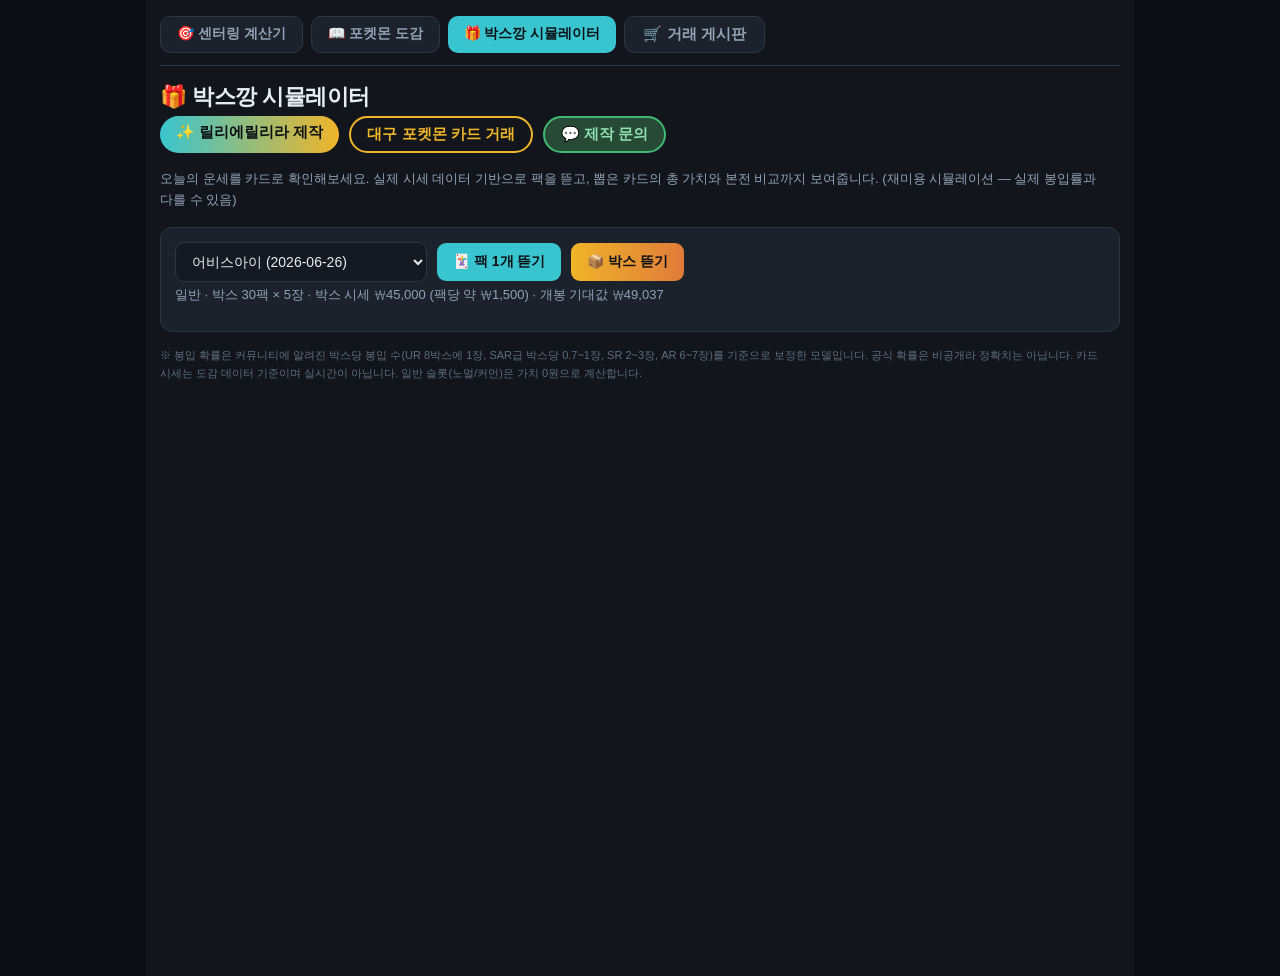
<file: boxbreak.html>
<!DOCTYPE html>
<html lang="ko">
<head>
<meta charset="UTF-8">
<meta name="viewport" content="width=device-width, initial-scale=1.0, viewport-fit=cover">
<title>🎁 박스깡 시뮬레이터</title>
<style>
html,body{margin:0;padding:0;background:#0b0f14}
#bbWrap{max-width:960px;margin:0 auto;padding:16px 14px 60px;background:#12161c;color:#e8edf3;
font-family:'Pretendard','Apple SD Gothic Neo','Noto Sans KR',sans-serif;word-break:keep-all;min-height:100vh}
#bbWrap *{box-sizing:border-box}
#bbWrap h2{font-size:22px;margin:0 0 4px;letter-spacing:-.5px}
#bbWrap .sub{color:#93a1b3;font-size:13px;margin:0 0 16px;line-height:1.6}
#bbWrap .card{background:#1b222c;border:1px solid #2c3644;border-radius:12px;padding:14px;margin-bottom:14px}
#bbWrap button{font-family:inherit;font-size:14px;font-weight:700;border:none;border-radius:9px;
padding:10px 16px;cursor:pointer;background:#2a3542;color:#e8edf3}
#bbWrap button.pri{background:#39c5cf;color:#0c1116}
#bbWrap button.gold{background:linear-gradient(90deg,#f0b429,#e07b39);color:#0c1116}
#bbWrap button:active{transform:translateY(1px)}
#bbWrap button:disabled{opacity:.4;cursor:default}
#bbWrap select{font-family:inherit;font-size:14px;background:#141a22;color:#e8edf3;border:1px solid #2c3644;border-radius:9px;padding:10px 12px;max-width:100%}
.nav{display:flex;gap:8px;flex-wrap:wrap;border-bottom:1px solid #2c3644;padding-bottom:12px;margin-bottom:16px}
.nav a{font-size:14px;font-weight:700;color:#93a1b3;background:#1b222c;border:1px solid #2c3644;border-radius:10px;padding:8px 16px;text-decoration:none}
.nav .on{font-size:14px;font-weight:800;color:#0c1116;background:#39c5cf;border-radius:10px;padding:9px 16px}
.badges{display:flex;gap:10px;flex-wrap:wrap;margin:4px 0 16px}
.badges span,.badges a{font-size:15px;font-weight:800;border-radius:24px;padding:7px 16px;text-decoration:none}
.b1{color:#0c1116;background:linear-gradient(90deg,#39c5cf,#f0b429)}
.b2{color:#f0b429;border:2px solid #f0b429}
.b3{color:#8fe0b0;background:#264a35;border:2px solid #3fb96f}
.row{display:flex;gap:10px;flex-wrap:wrap;align-items:center}
#packArea{display:none}
.packGrid{display:grid;grid-template-columns:repeat(5,1fr);gap:10px;margin-top:14px}
@media(max-width:560px){.packGrid{grid-template-columns:repeat(3,1fr)}}
.cardSlot{perspective:600px;aspect-ratio:63/88;position:relative;cursor:pointer}
.cardInner{position:absolute;inset:0;transform-style:preserve-3d;transition:transform .55s cubic-bezier(.2,.7,.3,1.1)}
.cardSlot.flip .cardInner{transform:rotateY(180deg)}
.face{position:absolute;inset:0;border-radius:10px;backface-visibility:hidden;display:flex;flex-direction:column;justify-content:center;align-items:center;padding:6px;text-align:center}
.back{background:repeating-linear-gradient(45deg,#1e2836,#1e2836 8px,#232e3e 8px,#232e3e 16px);border:2px solid #3a4757;font-size:26px}
.front{transform:rotateY(180deg);background:#141a22;border:2px solid #2c3644}
.front.hit{box-shadow:0 0 18px rgba(240,180,41,.45);border-color:#f0b429}
.front .rar{font-size:12px;font-weight:900;border-radius:12px;padding:2px 10px;margin-bottom:6px;color:#fff}
.front .nm{font-size:12px;font-weight:700;line-height:1.35}
.front .pr{font-size:12px;color:#93a1b3;margin-top:5px;font-variant-numeric:tabular-nums}
.front.norm{color:#5f6c7c;font-size:12px}
.front{padding:0;overflow:hidden}
.front .cimg{width:100%;height:100%;object-fit:cover;border-radius:8px}
.front .cap{position:absolute;left:0;right:0;bottom:0;background:rgba(10,14,19,.82);font-size:11px;font-weight:800;color:#e8edf3;padding:4px 4px;display:flex;gap:5px;justify-content:center;align-items:center;font-variant-numeric:tabular-nums}
.front .cap .rar{font-size:10px;padding:1px 7px;margin:0}
#tally{display:none}
.big{font-size:30px;font-weight:900;font-variant-numeric:tabular-nums}
.fortune{font-size:20px;font-weight:800;margin-top:6px}
.hitList{font-size:13px;line-height:1.9;margin-top:10px;color:#c9d4e0}
.hitList b{font-variant-numeric:tabular-nums}
.stat{font-size:13px;color:#93a1b3;margin-top:4px;font-variant-numeric:tabular-nums}
.pkLabel{font-size:13px;color:#93a1b3;font-weight:700;margin-top:14px}
.shake{animation:shake .5s}
@keyframes shake{0%,100%{transform:translateX(0)}20%{transform:translateX(-6px)}40%{transform:translateX(6px)}60%{transform:translateX(-4px)}80%{transform:translateX(4px)}}
@media (prefers-reduced-motion: reduce){.cardInner{transition:none}.shake{animation:none}}
.foot{font-size:11px;color:#5f6c7c;line-height:1.7;margin-top:8px}
</style>
</head>
<body>
<div id="bbWrap">
  <div class="nav">
    <a href="./index.html">🎯 센터링 계산기</a>
    <a href="./pokedex.html">📖 포켓몬 도감</a>
    <span class="on">🎁 박스깡 시뮬레이터</span>
  <a href="./market.html" style="font-size:15px;font-weight:700;color:#93a1b3;background:#1b222c;border:1px solid #2c3644;border-radius:10px;padding:8px 18px;text-decoration:none">🛒 거래 게시판</a>
  </div>
  <h2>🎁 박스깡 시뮬레이터</h2>
  <div class="badges">
    <span class="b1">✨ 릴리에릴리라 제작</span>
    <span class="b2">대구 포켓몬 카드 거래</span>
    <a class="b3" href="https://open.kakao.com/o/sT6YAPsc" target="_blank" rel="noopener">💬 제작 문의</a>
  </div>
  <p class="sub">오늘의 운세를 카드로 확인해보세요. 실제 시세 데이터 기반으로 팩을 뜯고, 뽑은 카드의 총 가치와 본전 비교까지 보여줍니다. (재미용 시뮬레이션 — 실제 봉입률과 다를 수 있음)</p>

  <div class="card">
    <div class="row">
      <select id="setSel"></select>
      <button type="button" class="pri" id="btnPack">🃏 팩 1개 뜯기</button>
      <button type="button" class="gold" id="btnBox">📦 박스 뜯기</button>
    </div>
    <p class="stat" id="setInfo"></p>
  </div>

  <div class="card" id="packArea">
    <div class="row">
      <span id="packTitle" style="font-weight:800;font-size:16px"></span>
      <span style="flex:1"></span>
      <button type="button" id="btnFlipAll">⚡ 전체 한번에 까기</button>
      <button type="button" id="btnNext" style="display:none">➡️ 다음 팩</button>
    </div>
    <div id="packs"></div>
  </div>

  <div class="card" id="tally">
    <div style="font-size:13px;color:#93a1b3;font-weight:700">개봉 결과</div>
    <div class="big" id="totalVal"></div>
    <div class="fortune" id="fortune"></div>
    <div class="stat" id="vsCost"></div>
    <div class="hitList" id="hits"></div>
    <div class="row" style="margin-top:12px">
      <button type="button" class="pri" id="btnAgain">🔄 한 번 더!</button>
    </div>
  </div>

  <p class="foot">※ 봉입 확률은 커뮤니티에 알려진 박스당 봉입 수(UR 8박스에 1장, SAR급 박스당 0.7~1장, SR 2~3장, AR 6~7장)를 기준으로 보정한 모델입니다. 공식 확률은 비공개라 정확치는 아닙니다. 카드 시세는 도감 데이터 기준이며 실시간이 아닙니다. 일반 슬롯(노멀/커먼)은 가치 0원으로 계산합니다.</p>
</div>

<script id="bbdata" type="application/json">[{"name": "어비스아이", "code": "BS2026004", "date": "2026-06-26", "box": 45000, "ev": 49037, "cards": [{"num": "002", "base": "081", "n": "턱지충이", "r": "C", "p": 2000}, {"num": "004", "base": "081", "n": "라란티스 ex", "r": "RR", "p": 1250}, {"num": "015", "base": "081", "n": "고래왕 ex", "r": "RR", "p": 1100}, {"num": "026", "base": "081", "n": "메가제라오라 ex", "r": "RR", "p": 2500}, {"num": "036", "base": "081", "n": "메가샹델라 ex", "r": "RR", "p": 2100}, {"num": "043", "base": "081", "n": "램펄드 ex", "r": "RR", "p": 2200}, {"num": "046", "base": "081", "n": "메가다크라이 ex", "r": "RR", "p": 2000}, {"num": "053", "base": "081", "n": "모르페코 ex", "r": "RR", "p": 1600}, {"num": "059", "base": "081", "n": "방패톱스", "r": "C", "p": 4500}, {"num": "063", "base": "081", "n": "메가몰드류 ex", "r": "RR", "p": 3500}, {"num": "067", "base": "081", "n": "타입:널", "r": "C", "p": 2000}, {"num": "077", "base": "081", "n": "무쿠", "r": "U", "p": 6250}, {"num": "081", "base": "081", "n": "섀도에너지", "r": "R", "p": 8990}, {"num": "082", "base": "081", "n": "짜랑랑", "r": "AR", "p": 3000}, {"num": "083", "base": "081", "n": "카디나르마", "r": "AR", "p": 3000}, {"num": "084", "base": "081", "n": "콘치", "r": "AR", "p": 5500}, {"num": "085", "base": "081", "n": "누리레느", "r": "AR", "p": 2000}, {"num": "086", "base": "081", "n": "썬더볼트", "r": "AR", "p": 2900}, {"num": "087", "base": "081", "n": "야도란", "r": "AR", "p": 8000}, {"num": "088", "base": "081", "n": "타타륜", "r": "AR", "p": 4000}, {"num": "089", "base": "081", "n": "폭슬라이", "r": "AR", "p": 3900}, {"num": "090", "base": "081", "n": "자루도", "r": "AR", "p": 2500}, {"num": "091", "base": "081", "n": "바리톱스", "r": "AR", "p": 3500}, {"num": "092", "base": "081", "n": "왕큰부리", "r": "AR", "p": 3500}, {"num": "093", "base": "081", "n": "실버디", "r": "AR", "p": 4000}, {"num": "094", "base": "081", "n": "라란티스 ex", "r": "SR", "p": 5900}, {"num": "095", "base": "081", "n": "고래왕 ex", "r": "SR", "p": 6900}, {"num": "096", "base": "081", "n": "메가제라오라 ex", "r": "SR", "p": 7900}, {"num": "097", "base": "081", "n": "메가샹델라 ex", "r": "SR", "p": 2500}, {"num": "098", "base": "081", "n": "램펄드 ex", "r": "SR", "p": 7000}, {"num": "099", "base": "081", "n": "메가다크라이 ex", "r": "SR", "p": 6000}, {"num": "100", "base": "081", "n": "모르페코 ex", "r": "SR", "p": 3500}, {"num": "101", "base": "081", "n": "메가몰드류 ex", "r": "SR", "p": 8200}, {"num": "102", "base": "081", "n": "다크벨", "r": "SR", "p": 4000}, {"num": "103", "base": "081", "n": "아이언 디펜드업", "r": "SR", "p": 8550}, {"num": "104", "base": "081", "n": "에너지 갈아 달기", "r": "SR", "p": 7500}, {"num": "105", "base": "081", "n": "크래시 해머", "r": "SR", "p": 7500}, {"num": "106", "base": "081", "n": "브레이브뱅글", "r": "SR", "p": 4000}, {"num": "107", "base": "081", "n": "호쾌봄", "r": "SR", "p": 15900}, {"num": "108", "base": "081", "n": "글라디오의 결전", "r": "SR", "p": 11000}, {"num": "109", "base": "081", "n": "녹청파의 조무래기", "r": "SR", "p": 3000}, {"num": "110", "base": "081", "n": "무쿠", "r": "SR", "p": 7000}, {"num": "111", "base": "081", "n": "이슬의 기력", "r": "SR", "p": 21000}, {"num": "112", "base": "081", "n": "메가제라오라 ex", "r": "SAR", "p": 18000}, {"num": "113", "base": "081", "n": "메가샹델라 ex", "r": "SAR", "p": 16000}, {"num": "114", "base": "081", "n": "메가다크라이 ex", "r": "SAR", "p": 124000}, {"num": "115", "base": "081", "n": "모르페코 ex", "r": "SAR", "p": 19000}, {"num": "116", "base": "081", "n": "글라디오의 결전", "r": "SAR", "p": 11000}, {"num": "117", "base": "081", "n": "무쿠", "r": "SAR", "p": 57000}, {"num": "118", "base": "081", "n": "메가다크라이 ex", "r": "MUR", "p": 201000}]}, {"name": "니힐제로", "code": "BS2026002", "date": "2026-03-13", "box": 45900, "ev": 53690, "cards": [{"num": "012", "base": "080", "n": "모크나이퍼 ex", "r": "RR", "p": 1200}, {"num": "016", "base": "080", "n": "염뉴트 ex", "r": "RR", "p": 800}, {"num": "021", "base": "080", "n": "메가아쿠스타 ex", "r": "RR", "p": 1500}, {"num": "030", "base": "080", "n": "메가픽시 ex", "r": "RR", "p": 1500}, {"num": "046", "base": "080", "n": "메가지가르데 ex", "r": "RR", "p": 1800}, {"num": "052", "base": "080", "n": "이벨타르 ex", "r": "RR", "p": 900}, {"num": "054", "base": "080", "n": "메가무장조 ex", "r": "RR", "p": 1800}, {"num": "061", "base": "080", "n": "나옹 ex", "r": "RR", "p": 7500}, {"num": "081", "base": "080", "n": "분떠도리", "r": "AR", "p": 1000}, {"num": "082", "base": "080", "n": "나몰빼미", "r": "AR", "p": 2000}, {"num": "083", "base": "080", "n": "파이어로", "r": "AR", "p": 2980}, {"num": "084", "base": "080", "n": "아마루르가", "r": "AR", "p": 10780}, {"num": "085", "base": "080", "n": "데덴네", "r": "AR", "p": 3000}, {"num": "086", "base": "080", "n": "삐삐", "r": "AR", "p": 9300}, {"num": "087", "base": "080", "n": "냐스퍼", "r": "AR", "p": 11870}, {"num": "088", "base": "080", "n": "대코파스", "r": "AR", "p": 9175}, {"num": "089", "base": "080", "n": "티고라스", "r": "AR", "p": 10780}, {"num": "090", "base": "080", "n": "드래피온", "r": "AR", "p": 11870}, {"num": "091", "base": "080", "n": "쌍검킬", "r": "AR", "p": 4200}, {"num": "092", "base": "080", "n": "레트라", "r": "AR", "p": 1200}, {"num": "093", "base": "080", "n": "모크나이퍼 ex", "r": "SR", "p": 11850}, {"num": "094", "base": "080", "n": "염뉴트 ex", "r": "SR", "p": 2000}, {"num": "095", "base": "080", "n": "메가아쿠스타 ex", "r": "SR", "p": 6900}, {"num": "096", "base": "080", "n": "메가픽시 ex", "r": "SR", "p": 2400}, {"num": "097", "base": "080", "n": "메가지가르데 ex", "r": "SR", "p": 4000}, {"num": "098", "base": "080", "n": "이벨타르 ex", "r": "SR", "p": 30000}, {"num": "099", "base": "080", "n": "메가무장조 ex", "r": "SR", "p": 4300}, {"num": "100", "base": "080", "n": "나옹 ex", "r": "SR", "p": 19450}, {"num": "101", "base": "080", "n": "성스러운분말", "r": "SR", "p": 1000}, {"num": "102", "base": "080", "n": "에너지 리사이클", "r": "SR", "p": 2000}, {"num": "103", "base": "080", "n": "원더패치", "r": "SR", "p": 2000}, {"num": "104", "base": "080", "n": "포켓패드", "r": "SR", "p": 6000}, {"num": "105", "base": "080", "n": "명희의 격려", "r": "SR", "p": 38000}, {"num": "106", "base": "080", "n": "유카리", "r": "SR", "p": 5980}, {"num": "107", "base": "080", "n": "이노", "r": "SR", "p": 6800}, {"num": "108", "base": "080", "n": "타라곤", "r": "SR", "p": 6500}, {"num": "109", "base": "080", "n": "미르시티", "r": "SR", "p": 2200}, {"num": "110", "base": "080", "n": "활력의 숲", "r": "SR", "p": 4500}, {"num": "111", "base": "080", "n": "메가아쿠스타 ex", "r": "SAR", "p": 15000}, {"num": "112", "base": "080", "n": "메가픽시 ex", "r": "SAR", "p": 55900}, {"num": "113", "base": "080", "n": "메가지가르데 ex", "r": "SAR", "p": 25000}, {"num": "114", "base": "080", "n": "나옹 ex", "r": "SAR", "p": 30000}, {"num": "115", "base": "080", "n": "명희의 격려", "r": "SAR", "p": 75000}, {"num": "116", "base": "080", "n": "유카리", "r": "SAR", "p": 34900}, {"num": "117", "base": "080", "n": "메가지가르데 ex", "r": "MUR", "p": 54000}]}, {"name": "닌자스피너", "code": "BS2026003", "date": "2026-03-13", "box": 46000, "ev": 76456, "cards": [{"num": "003", "base": "083", "n": "독침붕 ex", "r": "RR", "p": 3875}, {"num": "015", "base": "083", "n": "메가화염레오 ex", "r": "RR", "p": 1200}, {"num": "022", "base": "083", "n": "메가개굴닌자 ex", "r": "RR", "p": 3300}, {"num": "035", "base": "083", "n": "메가플라엣테 ex", "r": "RR", "p": 1200}, {"num": "041", "base": "083", "n": "펌킨인 ex", "r": "RR", "p": 1200}, {"num": "059", "base": "083", "n": "메타그로스", "r": "U", "p": 8470}, {"num": "062", "base": "083", "n": "코바르온 ex", "r": "RR", "p": 3450}, {"num": "063", "base": "083", "n": "메가드래캄 ex", "r": "RR", "p": 2450}, {"num": "071", "base": "083", "n": "치라치노 ex", "r": "RR", "p": 1050}, {"num": "084", "base": "083", "n": "도치마론", "r": "AR", "p": 500}, {"num": "085", "base": "083", "n": "푸호꼬", "r": "AR", "p": 2750}, {"num": "086", "base": "083", "n": "개구마르", "r": "AR", "p": 3000}, {"num": "087", "base": "083", "n": "개굴반장", "r": "AR", "p": 10150}, {"num": "088", "base": "083", "n": "전룡", "r": "AR", "p": 11000}, {"num": "089", "base": "083", "n": "제르네아스", "r": "AR", "p": 1000}, {"num": "090", "base": "083", "n": "점토도리", "r": "AR", "p": 1000}, {"num": "091", "base": "083", "n": "크로뱃", "r": "AR", "p": 2000}, {"num": "092", "base": "083", "n": "메탕구", "r": "AR", "p": 12820}, {"num": "093", "base": "083", "n": "미끄네일", "r": "AR", "p": 2000}, {"num": "094", "base": "083", "n": "켄타로스", "r": "AR", "p": 17560}, {"num": "095", "base": "083", "n": "보르그", "r": "AR", "p": 11730}, {"num": "096", "base": "083", "n": "독침붕 ex", "r": "SR", "p": 7000}, {"num": "097", "base": "083", "n": "메가화염레오 ex", "r": "SR", "p": 10250}, {"num": "098", "base": "083", "n": "메가개굴닌자 ex", "r": "SR", "p": 31900}, {"num": "099", "base": "083", "n": "메가플라엣테 ex", "r": "SR", "p": 3500}, {"num": "100", "base": "083", "n": "펌킨인 ex", "r": "SR", "p": 7000}, {"num": "101", "base": "083", "n": "코바르온 ex", "r": "SR", "p": 4500}, {"num": "102", "base": "083", "n": "메가드래캄 ex", "r": "SR", "p": 10500}, {"num": "103", "base": "083", "n": "치라치노 ex", "r": "SR", "p": 3000}, {"num": "104", "base": "083", "n": "에너지 회수", "r": "SR", "p": 2500}, {"num": "105", "base": "083", "n": "점보 아이스", "r": "SR", "p": 2800}, {"num": "106", "base": "083", "n": "스페셜 레드카드", "r": "SR", "p": 0}, {"num": "107", "base": "083", "n": "도구 스크래퍼", "r": "SR", "p": 0}, {"num": "108", "base": "083", "n": "AZ의 평온", "r": "SR", "p": 8500}, {"num": "109", "base": "083", "n": "지프", "r": "SR", "p": 7750}, {"num": "110", "base": "083", "n": "보미카의 연주", "r": "SR", "p": 2000}, {"num": "111", "base": "083", "n": "마티에르", "r": "SR", "p": 3000}, {"num": "112", "base": "083", "n": "파도타기 해변", "r": "SR", "p": 0}, {"num": "113", "base": "083", "n": "프리즘타워", "r": "SR", "p": 2300}, {"num": "114", "base": "083", "n": "메가개굴닌자 ex", "r": "SAR", "p": 95000}, {"num": "115", "base": "083", "n": "메가플라엣테 ex", "r": "SAR", "p": 5500}, {"num": "116", "base": "083", "n": "메가드래캄 ex", "r": "SAR", "p": 9000}, {"num": "117", "base": "083", "n": "치라치노 ex", "r": "SAR", "p": 16500}, {"num": "118", "base": "083", "n": "AZ의 평온", "r": "SAR", "p": 36900}, {"num": "119", "base": "083", "n": "보미카의 연주", "r": "SAR", "p": 9750}, {"num": "120", "base": "083", "n": "메가개굴닌자 ex", "r": "MUR", "p": 962000}]}, {"name": "MEGA 드림 ex", "code": "BS2025015", "date": "2026 (KR)", "box": 32060, "ev": 95537, "cards": [{"num": "003", "base": "193", "n": "메가자리 ex", "r": "RR", "p": 500}, {"num": "017", "base": "193", "n": "오거폰 벽록의 가면 ex", "r": "RR", "p": 2000}, {"num": "021", "base": "193", "n": "심향의 칠색조 ex", "r": "RR", "p": 1000}, {"num": "029", "base": "193", "n": "레시라무 ex", "r": "RR", "p": 1390}, {"num": "031", "base": "193", "n": "파라블레이즈 ex", "r": "RR", "p": 2000}, {"num": "032", "base": "193", "n": "고라파덕", "r": "N", "p": 3000}, {"num": "036", "base": "193", "n": "메가눈여아 ex", "r": "RR", "p": 2000}, {"num": "039", "base": "193", "n": "N의 배바닐라", "r": "N", "p": 14490}, {"num": "044", "base": "193", "n": "피카츄 ex", "r": "RR", "p": 6750}, {"num": "049", "base": "193", "n": "메가저리더프 ex", "r": "RR", "p": 1500}, {"num": "051", "base": "193", "n": "제크로무 ex", "r": "RR", "p": 1500}, {"num": "055", "base": "193", "n": "제라오라", "r": "N", "p": 14490}, {"num": "057", "base": "193", "n": "모야모의 찌리배리 ex", "r": "RR", "p": 1000}, {"num": "060", "base": "193", "n": "릴리에의 삐삐 ex", "r": "RR", "p": 1500}, {"num": "063", "base": "193", "n": "로켓단의 뮤츠 ex", "r": "RR", "p": 2500}, {"num": "071", "base": "193", "n": "메가가디안 ex", "r": "RR", "p": 2000}, {"num": "075", "base": "193", "n": "라티아스 ex", "r": "RR", "p": 1500}, {"num": "081", "base": "193", "n": "이야후", "r": "N", "p": 2050}, {"num": "092", "base": "193", "n": "메가루카리오 ex", "r": "RR", "p": 2500}, {"num": "094", "base": "193", "n": "메가루차불 ex", "r": "RR", "p": 1200}, {"num": "101", "base": "193", "n": "로켓단의 크로뱃 ex", "r": "RR", "p": 1000}, {"num": "110", "base": "193", "n": "메가곤율거니 ex", "r": "RR", "p": 1200}, {"num": "111", "base": "193", "n": "N의 조로아", "r": "N", "p": 3000}, {"num": "112", "base": "193", "n": "N의 조로아크 ex", "r": "RR", "p": 1500}, {"num": "114", "base": "193", "n": "기로치 ex", "r": "RR", "p": 1500}, {"num": "119", "base": "193", "n": "게노세크트 ex", "r": "RR", "p": 800}, {"num": "122", "base": "193", "n": "브리두라스 ex", "r": "RR", "p": 1200}, {"num": "123", "base": "193", "n": "호브의 자시안 ex", "r": "RR", "p": 1200}, {"num": "126", "base": "193", "n": "메가망나뇽 ex", "r": "RR", "p": 2500}, {"num": "134", "base": "193", "n": "드래펄트 ex", "r": "RR", "p": 1500}, {"num": "145", "base": "193", "n": "테라파고스 ex", "r": "RR", "p": 500}, {"num": "151", "base": "193", "n": "밤의 들것", "r": "N", "p": 3500}, {"num": "155", "base": "193", "n": "절친 포핀", "r": "N", "p": 4000}, {"num": "168", "base": "193", "n": "로켓단의 람다", "r": "N", "p": 3000}, {"num": "170", "base": "193", "n": "로켓단의 비주기", "r": "N", "p": 3000}, {"num": "179", "base": "193", "n": "카나리", "r": "N", "p": 3000}, {"num": "180", "base": "193", "n": "투희", "r": "N", "p": 4000}, {"num": "194", "base": "193", "n": "뷰티플라이", "r": "AR", "p": 5000}, {"num": "195", "base": "193", "n": "독케일", "r": "AR", "p": 1500}, {"num": "196", "base": "193", "n": "꼬몽울", "r": "AR", "p": 10780}, {"num": "197", "base": "193", "n": "금선의 마그카르고", "r": "AR", "p": 2000}, {"num": "198", "base": "193", "n": "둔타", "r": "AR", "p": 1500}, {"num": "199", "base": "193", "n": "고라파덕", "r": "AR", "p": 22000}, {"num": "200", "base": "193", "n": "눈꼬마", "r": "AR", "p": 4000}, {"num": "201", "base": "193", "n": "일레도리자드", "r": "AR", "p": 1500}, {"num": "202", "base": "193", "n": "무우마", "r": "AR", "p": 3000}, {"num": "203", "base": "193", "n": "토게키스", "r": "AR", "p": 5000}, {"num": "204", "base": "193", "n": "호브의 오롱털", "r": "AR", "p": 2000}, {"num": "205", "base": "193", "n": "로켓단의 따라큐", "r": "AR", "p": 6000}, {"num": "206", "base": "193", "n": "로켓단의 닥트리오", "r": "AR", "p": 3000}, {"num": "207", "base": "193", "n": "요가램", "r": "AR", "p": 7500}, {"num": "208", "base": "193", "n": "난천의 화강돌", "r": "AR", "p": 9885}, {"num": "209", "base": "193", "n": "가라르 삐끼구리", "r": "AR", "p": 2000}, {"num": "210", "base": "193", "n": "N의 제크로무", "r": "AR", "p": 18000}, {"num": "211", "base": "193", "n": "드라꼰", "r": "AR", "p": 5000}, {"num": "212", "base": "193", "n": "두라쟁", "r": "AR", "p": 6000}, {"num": "213", "base": "193", "n": "로토무", "r": "AR", "p": 3000}, {"num": "214", "base": "193", "n": "N의 포인트업", "r": "SR", "p": 3000}, {"num": "215", "base": "193", "n": "로켓단의 리시버", "r": "SR", "p": 2500}, {"num": "216", "base": "193", "n": "하이퍼볼", "r": "SR", "p": 2500}, {"num": "217", "base": "193", "n": "로켓단의 리시버", "r": "SR", "p": 4000}, {"num": "218", "base": "193", "n": "카운터 게인", "r": "SR", "p": 2000}, {"num": "219", "base": "193", "n": "버베나와 헬레나", "r": "SR", "p": 32000}, {"num": "220", "base": "193", "n": "카나리", "r": "SR", "p": 56800}, {"num": "221", "base": "193", "n": "태권왕의 수련", "r": "SR", "p": 4000}, {"num": "222", "base": "193", "n": "재밍타워", "r": "SR", "p": 2400}, {"num": "223", "base": "193", "n": "메가리자몽X ex", "r": "MA", "p": 125000}, {"num": "224", "base": "193", "n": "메가눈여아 ex", "r": "MA", "p": 6000}, {"num": "225", "base": "193", "n": "메가저리더프 ex", "r": "MA", "p": 5000}, {"num": "226", "base": "193", "n": "메가가디안 ex", "r": "MA", "p": 12000}, {"num": "227", "base": "193", "n": "메가디안시 ex", "r": "MA", "p": 7000}, {"num": "228", "base": "193", "n": "메가루카리오 ex", "r": "MA", "p": 10000}, {"num": "229", "base": "193", "n": "메가루차불 ex", "r": "MA", "p": 4000}, {"num": "230", "base": "193", "n": "메가팬텀 ex", "r": "MA", "p": 24000}, {"num": "231", "base": "193", "n": "메가곤율거니 ex", "r": "MA", "p": 3000}, {"num": "232", "base": "193", "n": "메가망나뇽 ex", "r": "MA", "p": 11000}, {"num": "233", "base": "193", "n": "메가눈여아 ex", "r": "SAR", "p": 10000}, {"num": "234", "base": "193", "n": "피카츄 ex", "r": "SAR", "p": 160000}, {"num": "235", "base": "193", "n": "메가저리더프 ex", "r": "SAR", "p": 15000}, {"num": "236", "base": "193", "n": "모야모의 찌리배리 ex", "r": "SAR", "p": 35000}, {"num": "237", "base": "193", "n": "로켓단의 뮤츠 ex", "r": "SAR", "p": 8900}, {"num": "238", "base": "193", "n": "메가디안시 ex", "r": "SAR", "p": 29750}, {"num": "239", "base": "193", "n": "메가루차불 ex", "r": "SAR", "p": 15900}, {"num": "240", "base": "193", "n": "메가팬텀 ex", "r": "SAR", "p": 250000}, {"num": "241", "base": "193", "n": "메가곤율거니 ex", "r": "SAR", "p": 12000}, {"num": "242", "base": "193", "n": "N의 조로아크 ex", "r": "SAR", "p": 57450}, {"num": "243", "base": "193", "n": "마리의 오롱털 ex", "r": "SAR", "p": 60000}, {"num": "244", "base": "193", "n": "기로치", "r": "SAR", "p": 45000}, {"num": "245", "base": "193", "n": "성호의 메타그로스 ex", "r": "SAR", "p": 24000}, {"num": "246", "base": "193", "n": "메가망나뇽 ex", "r": "SAR", "p": 190000}, {"num": "247", "base": "193", "n": "서퍼", "r": "SAR", "p": 14900}, {"num": "248", "base": "193", "n": "아이리스의 투지", "r": "SAR", "p": 30000}, {"num": "249", "base": "193", "n": "카나리", "r": "SAR", "p": 45000}]}, {"name": "인페르노X", "code": "BS2025014", "date": "2025-11-28", "box": 76550, "ev": 69703, "cards": [{"num": "004", "base": "080", "n": "메가헤라크로스 ex", "r": "RR", "p": 800}, {"num": "013", "base": "080", "n": "메가리자몽X ex", "r": "RR", "p": 3800}, {"num": "018", "base": "080", "n": "춤추새 ex", "r": "RR", "p": 1500}, {"num": "029", "base": "080", "n": "로토무 ex", "r": "RR", "p": 1500}, {"num": "036", "base": "080", "n": "무우마직 ex", "r": "RR", "p": 1500}, {"num": "051", "base": "080", "n": "메가샤크니아 ex", "r": "RR", "p": 1200}, {"num": "058", "base": "080", "n": "엠페르트 ex", "r": "RR", "p": 1500}, {"num": "072", "base": "080", "n": "메가이어롭 ex", "r": "RR", "p": 1200}, {"num": "078", "base": "080", "n": "빛나", "r": "U", "p": 2400}, {"num": "081", "base": "080", "n": "로파파", "r": "AR", "p": 2000}, {"num": "082", "base": "080", "n": "콩알뚜기", "r": "AR", "p": 4000}, {"num": "083", "base": "080", "n": "카르본", "r": "AR", "p": 2500}, {"num": "084", "base": "080", "n": "쥬레곤", "r": "AR", "p": 790}, {"num": "085", "base": "080", "n": "팽도리", "r": "AR", "p": 4000}, {"num": "086", "base": "080", "n": "멍파치", "r": "AR", "p": 3500}, {"num": "087", "base": "080", "n": "자시안", "r": "AR", "p": 2000}, {"num": "088", "base": "080", "n": "플라이곤", "r": "AR", "p": 2000}, {"num": "089", "base": "080", "n": "스트린더", "r": "AR", "p": 7500}, {"num": "090", "base": "080", "n": "토게데마루", "r": "AR", "p": 8900}, {"num": "091", "base": "080", "n": "푸크린", "r": "AR", "p": 7500}, {"num": "092", "base": "080", "n": "겟핸보숭", "r": "AR", "p": 1000}, {"num": "093", "base": "080", "n": "메가헤라크로스 ex", "r": "SR", "p": 990}, {"num": "094", "base": "080", "n": "메가리자몽X ex", "r": "SR", "p": 30000}, {"num": "095", "base": "080", "n": "춤추새 ex", "r": "SR", "p": 20750}, {"num": "096", "base": "080", "n": "로토무 ex", "r": "SR", "p": 1900}, {"num": "097", "base": "080", "n": "무우마직 ex", "r": "SR", "p": 3000}, {"num": "098", "base": "080", "n": "메가샤크니아 ex", "r": "SR", "p": 4000}, {"num": "099", "base": "080", "n": "엠페르트 ex", "r": "SR", "p": 2500}, {"num": "100", "base": "080", "n": "메가이어롭 ex", "r": "SR", "p": 3000}, {"num": "101", "base": "080", "n": "포켓몬 교체", "r": "SR", "p": 4000}, {"num": "102", "base": "080", "n": "히트 버너", "r": "SR", "p": 3500}, {"num": "103", "base": "080", "n": "성스러운 부적", "r": "SR", "p": 3000}, {"num": "104", "base": "080", "n": "펑크멧", "r": "SR", "p": 2500}, {"num": "105", "base": "080", "n": "불놀이꾼", "r": "SR", "p": 5400}, {"num": "106", "base": "080", "n": "블래리의 한 수", "r": "SR", "p": 4000}, {"num": "107", "base": "080", "n": "빛나", "r": "SR", "p": 8000}, {"num": "108", "base": "080", "n": "배틀 콜로세움", "r": "SR", "p": 3500}, {"num": "109", "base": "080", "n": "이그니션 에너지", "r": "SR", "p": 2000}, {"num": "110", "base": "080", "n": "메가리자몽X ex", "r": "SAR", "p": 270000}, {"num": "111", "base": "080", "n": "춤추새 ex", "r": "SAR", "p": 33000}, {"num": "112", "base": "080", "n": "로토무 ex", "r": "SAR", "p": 14000}, {"num": "113", "base": "080", "n": "메가샤크니아 ex", "r": "SAR", "p": 23500}, {"num": "114", "base": "080", "n": "메가이어롭 ex", "r": "SAR", "p": 15000}, {"num": "115", "base": "080", "n": "빛나", "r": "SAR", "p": 48000}, {"num": "116", "base": "080", "n": "메가리자몽X ex", "r": "MUR", "p": 758000}]}, {"name": "메가브레이브", "code": "BS2025009", "date": "2025-09-26", "box": 40950, "ev": 32033, "cards": [{"num": "003", "base": "063", "n": "메가이상해꽃 ex", "r": "RR", "p": 1500}, {"num": "013", "base": "063", "n": "메가폭타 ex", "r": "RR", "p": 1050}, {"num": "029", "base": "063", "n": "메가루카리오 ex", "r": "RR", "p": 2500}, {"num": "038", "base": "063", "n": "메가앱솔 ex", "r": "RR", "p": 1000}, {"num": "045", "base": "063", "n": "메가입치트 ex", "r": "RR", "p": 1000}, {"num": "064", "base": "063", "n": "이상해씨", "r": "AR", "p": 5000}, {"num": "065", "base": "063", "n": "이상해풀", "r": "AR", "p": 2400}, {"num": "066", "base": "063", "n": "나시", "r": "AR", "p": 1000}, {"num": "067", "base": "063", "n": "식스테일", "r": "AR", "p": 4000}, {"num": "068", "base": "063", "n": "리오르", "r": "AR", "p": 4000}, {"num": "069", "base": "063", "n": "마샤도", "r": "AR", "p": 3500}, {"num": "070", "base": "063", "n": "콜로솔트", "r": "AR", "p": 1000}, {"num": "071", "base": "063", "n": "화강돌", "r": "AR", "p": 1000}, {"num": "072", "base": "063", "n": "땃쭈르", "r": "AR", "p": 900}, {"num": "073", "base": "063", "n": "강철톤", "r": "AR", "p": 1000}, {"num": "074", "base": "063", "n": "깨비참", "r": "AR", "p": 1200}, {"num": "075", "base": "063", "n": "형사구스", "r": "AR", "p": 1000}, {"num": "076", "base": "063", "n": "메가이상해꽃 ex", "r": "SR", "p": 4000}, {"num": "077", "base": "063", "n": "메가폭타 ex", "r": "SR", "p": 2000}, {"num": "078", "base": "063", "n": "메가루카리오 ex", "r": "SR", "p": 6000}, {"num": "079", "base": "063", "n": "메가앱솔 ex", "r": "SR", "p": 2200}, {"num": "080", "base": "063", "n": "메가입치트 ex", "r": "SR", "p": 1700}, {"num": "081", "base": "063", "n": "밤의 들것", "r": "SR", "p": 3400}, {"num": "082", "base": "063", "n": "파워프로틴", "r": "SR", "p": 2500}, {"num": "083", "base": "063", "n": "파이팅공", "r": "SR", "p": 2500}, {"num": "084", "base": "063", "n": "풍선", "r": "SR", "p": 3600}, {"num": "085", "base": "063", "n": "릴리에의 결심", "r": "SR", "p": 36000}, {"num": "086", "base": "063", "n": "마티스의 거래", "r": "SR", "p": 2000}, {"num": "087", "base": "063", "n": "메가이상해꽃 ex", "r": "SAR", "p": 48000}, {"num": "088", "base": "063", "n": "메가루카리오 ex", "r": "SAR", "p": 44000}, {"num": "089", "base": "063", "n": "메가앱솔 ex", "r": "SAR", "p": 18000}, {"num": "090", "base": "063", "n": "릴리에의 결심", "r": "SAR", "p": 70000}, {"num": "091", "base": "063", "n": "마티스의 거래", "r": "SAR", "p": 6000}, {"num": "092", "base": "063", "n": "메가루카리오 ex", "r": "MUR", "p": 13800}]}, {"name": "메가심포니아", "code": "BS2025010", "date": "2025-09-26", "box": 42200, "ev": 26640, "cards": [{"num": "018", "base": "063", "n": "메가눈설왕 ex", "r": "RR", "p": 1000}, {"num": "020", "base": "063", "n": "블로스터", "r": "R", "p": 7525}, {"num": "032", "base": "063", "n": "메가썬더볼트 ex", "r": "RR", "p": 1200}, {"num": "042", "base": "063", "n": "메가가디안 ex", "r": "RR", "p": 600}, {"num": "049", "base": "063", "n": "메가라티아스 ex", "r": "RR", "p": 500}, {"num": "051", "base": "063", "n": "메가캥카 ex", "r": "RR", "p": 1200}, {"num": "064", "base": "063", "n": "단단지", "r": "AR", "p": 1000}, {"num": "065", "base": "063", "n": "아이스크", "r": "AR", "p": 1200}, {"num": "066", "base": "063", "n": "레오꼬", "r": "AR", "p": 1500}, {"num": "067", "base": "063", "n": "눈쓰개", "r": "AR", "p": 1000}, {"num": "068", "base": "063", "n": "블로스터", "r": "AR", "p": 1200}, {"num": "069", "base": "063", "n": "인텔리레온", "r": "AR", "p": 800}, {"num": "070", "base": "063", "n": "목도리키텔", "r": "AR", "p": 1300}, {"num": "071", "base": "063", "n": "후딘", "r": "AR", "p": 2500}, {"num": "072", "base": "063", "n": "껍질몬", "r": "AR", "p": 995}, {"num": "073", "base": "063", "n": "묘두기", "r": "AR", "p": 1200}, {"num": "074", "base": "063", "n": "딜리버드", "r": "AR", "p": 2000}, {"num": "075", "base": "063", "n": "포곰곰", "r": "AR", "p": 1400}, {"num": "076", "base": "063", "n": "메가눈설왕 ex", "r": "SR", "p": 2000}, {"num": "077", "base": "063", "n": "메가썬더볼트 ex", "r": "SR", "p": 2200}, {"num": "078", "base": "063", "n": "메가가디안 ex", "r": "SR", "p": 7000}, {"num": "079", "base": "063", "n": "메가라티아스 ex", "r": "SR", "p": 7500}, {"num": "080", "base": "063", "n": "메가캥카 ex", "r": "SR", "p": 3500}, {"num": "081", "base": "063", "n": "메가시그널", "r": "SR", "p": 2000}, {"num": "082", "base": "063", "n": "이상한사탕", "r": "SR", "p": 3000}, {"num": "083", "base": "063", "n": "절친 포핀", "r": "SR", "p": 4000}, {"num": "084", "base": "063", "n": "민진의 헤아림", "r": "SR", "p": 2000}, {"num": "085", "base": "063", "n": "아세로라의 장난", "r": "SR", "p": 8900}, {"num": "086", "base": "063", "n": "미스터리 가든", "r": "SR", "p": 2000}, {"num": "087", "base": "063", "n": "메가가디안 ex", "r": "SAR", "p": 49000}, {"num": "088", "base": "063", "n": "메가라티아스 ex", "r": "SAR", "p": 21000}, {"num": "089", "base": "063", "n": "메가캥카 ex", "r": "SAR", "p": 11000}, {"num": "090", "base": "063", "n": "민진의 헤아림", "r": "SAR", "p": 20000}, {"num": "091", "base": "063", "n": "아세로라의 장난", "r": "SAR", "p": 20000}, {"num": "092", "base": "063", "n": "메가가디안 ex", "r": "MUR", "p": 210000}]}, {"name": "블랙볼트", "code": "BS2025007", "date": "2025-07-25", "box": 42500, "ev": 77354, "cards": [{"num": "003", "base": "086", "n": "샤로다 ex", "r": "RR", "p": 1000}, {"num": "031", "base": "086", "n": "큐레무 ex", "r": "RR", "p": 500}, {"num": "037", "base": "086", "n": "제크로무 ex", "r": "RR", "p": 500}, {"num": "047", "base": "086", "n": "메로엣타 ex", "r": "RR", "p": 1000}, {"num": "049", "base": "086", "n": "몰드류 ex", "r": "RR", "p": 1000}, {"num": "069", "base": "086", "n": "게노세크트 ex", "r": "RR", "p": 700}, {"num": "082", "base": "086", "n": "풍선", "r": "U", "p": 3000}, {"num": "083", "base": "086", "n": "N의 방안", "r": "U", "p": 3500}, {"num": "087", "base": "086", "n": "주리비얀", "r": "AR", "p": 5000}, {"num": "088", "base": "086", "n": "샤비", "r": "AR", "p": 6950}, {"num": "089", "base": "086", "n": "야나프", "r": "AR", "p": 3000}, {"num": "090", "base": "086", "n": "야나키", "r": "AR", "p": 5000}, {"num": "091", "base": "086", "n": "치릴리", "r": "AR", "p": 7500}, {"num": "092", "base": "086", "n": "드레디어", "r": "AR", "p": 7000}, {"num": "093", "base": "086", "n": "마라카치", "r": "AR", "p": 2000}, {"num": "094", "base": "086", "n": "딱정곤", "r": "AR", "p": 3500}, {"num": "095", "base": "086", "n": "깜놀버슬", "r": "AR", "p": 4000}, {"num": "096", "base": "086", "n": "뽀록나", "r": "AR", "p": 4500}, {"num": "097", "base": "086", "n": "비크티니", "r": "AR", "p": 16500}, {"num": "098", "base": "086", "n": "달막화", "r": "AR", "p": 2500}, {"num": "099", "base": "086", "n": "불비달마", "r": "AR", "p": 3500}, {"num": "100", "base": "086", "n": "불켜미", "r": "AR", "p": 4500}, {"num": "101", "base": "086", "n": "램프라", "r": "AR", "p": 12000}, {"num": "102", "base": "086", "n": "샹델라", "r": "AR", "p": 15000}, {"num": "103", "base": "086", "n": "활화르바", "r": "AR", "p": 6000}, {"num": "104", "base": "086", "n": "불카모스", "r": "AR", "p": 4400}, {"num": "105", "base": "086", "n": "앗차프", "r": "AR", "p": 3990}, {"num": "106", "base": "086", "n": "앗차키", "r": "AR", "p": 2500}, {"num": "107", "base": "086", "n": "동챙이", "r": "AR", "p": 3500}, {"num": "108", "base": "086", "n": "두까비", "r": "AR", "p": 1800}, {"num": "109", "base": "086", "n": "두빅굴", "r": "AR", "p": 60000}, {"num": "110", "base": "086", "n": "프로토가", "r": "AR", "p": 3400}, {"num": "111", "base": "086", "n": "늑골라", "r": "AR", "p": 2500}, {"num": "112", "base": "086", "n": "맘복치", "r": "AR", "p": 3500}, {"num": "113", "base": "086", "n": "코고미", "r": "AR", "p": 6000}, {"num": "114", "base": "086", "n": "툰베어", "r": "AR", "p": 3500}, {"num": "115", "base": "086", "n": "프리지오", "r": "AR", "p": 2500}, {"num": "116", "base": "086", "n": "에몽가", "r": "AR", "p": 12000}, {"num": "117", "base": "086", "n": "저리어", "r": "AR", "p": 3500}, {"num": "118", "base": "086", "n": "저리릴", "r": "AR", "p": 2400}, {"num": "119", "base": "086", "n": "저리더프", "r": "AR", "p": 6500}, {"num": "120", "base": "086", "n": "볼트로스", "r": "AR", "p": 10000}, {"num": "121", "base": "086", "n": "몽나", "r": "AR", "p": 9900}, {"num": "122", "base": "086", "n": "몽얌나", "r": "AR", "p": 2000}, {"num": "123", "base": "086", "n": "유니란", "r": "AR", "p": 6000}, {"num": "124", "base": "086", "n": "듀란", "r": "AR", "p": 3990}, {"num": "125", "base": "086", "n": "란쿨루스", "r": "AR", "p": 2800}, {"num": "126", "base": "086", "n": "리그레", "r": "AR", "p": 5500}, {"num": "127", "base": "086", "n": "벰크", "r": "AR", "p": 4500}, {"num": "128", "base": "086", "n": "골비람", "r": "AR", "p": 3500}, {"num": "129", "base": "086", "n": "골루그", "r": "AR", "p": 3500}, {"num": "130", "base": "086", "n": "두더류", "r": "AR", "p": 4000}, {"num": "131", "base": "086", "n": "으랏차", "r": "AR", "p": 5500}, {"num": "132", "base": "086", "n": "토쇠골", "r": "AR", "p": 5000}, {"num": "133", "base": "086", "n": "노보청", "r": "AR", "p": 2500}, {"num": "134", "base": "086", "n": "던지미", "r": "AR", "p": 2500}, {"num": "135", "base": "086", "n": "돌살이", "r": "AR", "p": 4500}, {"num": "136", "base": "086", "n": "암팰리스", "r": "AR", "p": 3400}, {"num": "137", "base": "086", "n": "랜드로스", "r": "AR", "p": 3000}, {"num": "138", "base": "086", "n": "마디네", "r": "AR", "p": 3500}, {"num": "139", "base": "086", "n": "휠구", "r": "AR", "p": 5000}, {"num": "140", "base": "086", "n": "펜드라", "r": "AR", "p": 4000}, {"num": "141", "base": "086", "n": "깜눈크", "r": "AR", "p": 1000}, {"num": "142", "base": "086", "n": "악비르", "r": "AR", "p": 2400}, {"num": "143", "base": "086", "n": "악비아르", "r": "AR", "p": 7000}, {"num": "144", "base": "086", "n": "벌차이", "r": "AR", "p": 5500}, {"num": "145", "base": "086", "n": "버랜지나", "r": "AR", "p": 5500}, {"num": "146", "base": "086", "n": "슈바르고", "r": "AR", "p": 5000}, {"num": "147", "base": "086", "n": "자망칼", "r": "AR", "p": 3500}, {"num": "148", "base": "086", "n": "절각참", "r": "AR", "p": 3400}, {"num": "149", "base": "086", "n": "코바르온", "r": "AR", "p": 12500}, {"num": "150", "base": "086", "n": "터검니", "r": "AR", "p": 5500}, {"num": "151", "base": "086", "n": "액슨도", "r": "AR", "p": 2500}, {"num": "152", "base": "086", "n": "액스라이즈", "r": "AR", "p": 4500}, {"num": "153", "base": "086", "n": "콩둘기", "r": "AR", "p": 6500}, {"num": "154", "base": "086", "n": "유토브", "r": "AR", "p": 3800}, {"num": "155", "base": "086", "n": "켄호로우", "r": "AR", "p": 9000}, {"num": "156", "base": "086", "n": "다부니", "r": "AR", "p": 6000}, {"num": "157", "base": "086", "n": "치라미", "r": "AR", "p": 8000}, {"num": "158", "base": "086", "n": "치라치노", "r": "AR", "p": 5000}, {"num": "159", "base": "086", "n": "샤로다 ex", "r": "SR", "p": 1800}, {"num": "160", "base": "086", "n": "큐레무 ex", "r": "SR", "p": 2400}, {"num": "161", "base": "086", "n": "제크로무 ex", "r": "SR", "p": 6900}, {"num": "162", "base": "086", "n": "메로엣타 ex", "r": "SR", "p": 6000}, {"num": "163", "base": "086", "n": "몰드류 ex", "r": "SR", "p": 1390}, {"num": "164", "base": "086", "n": "게노세크트 ex", "r": "SR", "p": 5900}, {"num": "165", "base": "086", "n": "N의 방안", "r": "SR", "p": 5000}, {"num": "166", "base": "086", "n": "주리", "r": "SR", "p": 4000}, {"num": "167", "base": "086", "n": "샤로다 ex", "r": "SAR", "p": 12000}, {"num": "168", "base": "086", "n": "큐레무 ex", "r": "SAR", "p": 11000}, {"num": "169", "base": "086", "n": "제크로무 ex", "r": "SAR", "p": 54000}, {"num": "170", "base": "086", "n": "메로엣타 ex", "r": "SAR", "p": 4000}, {"num": "171", "base": "086", "n": "몰드류 ex", "r": "SAR", "p": 9900}, {"num": "172", "base": "086", "n": "게노세크트 ex", "r": "SAR", "p": 7000}, {"num": "173", "base": "086", "n": "N의 방안", "r": "SAR", "p": 16000}, {"num": "174", "base": "086", "n": "제크로무 ex", "r": "BWR", "p": 141000}]}, {"name": "화이트플레어", "code": "BS2025008", "date": "2025-07-25", "box": 42500, "ev": 75312, "cards": [{"num": "005", "base": "086", "n": "엘풍 ex", "r": "RR", "p": 500}, {"num": "017", "base": "086", "n": "레시라무 ex", "r": "RR", "p": 500}, {"num": "027", "base": "086", "n": "케르디오 ex", "r": "RR", "p": 1000}, {"num": "042", "base": "086", "n": "탱탱겔 ex", "r": "RR", "p": 1000}, {"num": "051", "base": "086", "n": "테라키온", "r": "R", "p": 2000}, {"num": "062", "base": "086", "n": "삼삼드래 ex", "r": "RR", "p": 990}, {"num": "075", "base": "086", "n": "버프론 ex", "r": "RR", "p": 500}, {"num": "079", "base": "086", "n": "에너지 회수", "r": "U", "p": 3500}, {"num": "085", "base": "086", "n": "투희", "r": "U", "p": 4000}, {"num": "087", "base": "086", "n": "두르보", "r": "AR", "p": 3000}, {"num": "088", "base": "086", "n": "두르쿤", "r": "AR", "p": 4000}, {"num": "089", "base": "086", "n": "모아머", "r": "AR", "p": 6000}, {"num": "090", "base": "086", "n": "소미안", "r": "AR", "p": 1500}, {"num": "091", "base": "086", "n": "사철록", "r": "AR", "p": 5500}, {"num": "092", "base": "086", "n": "바라철록", "r": "AR", "p": 3400}, {"num": "093", "base": "086", "n": "쪼마리", "r": "AR", "p": 2000}, {"num": "094", "base": "086", "n": "어지리더", "r": "AR", "p": 3000}, {"num": "095", "base": "086", "n": "비리디온", "r": "AR", "p": 3500}, {"num": "096", "base": "086", "n": "뚜꾸리", "r": "AR", "p": 6000}, {"num": "097", "base": "086", "n": "차오꿀", "r": "AR", "p": 3450}, {"num": "098", "base": "086", "n": "염무왕", "r": "AR", "p": 4000}, {"num": "099", "base": "086", "n": "바오프", "r": "AR", "p": 3000}, {"num": "100", "base": "086", "n": "바오키", "r": "AR", "p": 3250}, {"num": "101", "base": "086", "n": "앤티골", "r": "AR", "p": 1480}, {"num": "102", "base": "086", "n": "수댕이", "r": "AR", "p": 18000}, {"num": "103", "base": "086", "n": "쌍검자비", "r": "AR", "p": 6900}, {"num": "104", "base": "086", "n": "대검귀", "r": "AR", "p": 4000}, {"num": "105", "base": "086", "n": "배쓰나이", "r": "AR", "p": 4500}, {"num": "106", "base": "086", "n": "꼬지보리", "r": "AR", "p": 3500}, {"num": "107", "base": "086", "n": "스완나", "r": "AR", "p": 3990}, {"num": "108", "base": "086", "n": "바닐프티", "r": "AR", "p": 4000}, {"num": "109", "base": "086", "n": "바닐리치", "r": "AR", "p": 4000}, {"num": "110", "base": "086", "n": "배바닐라", "r": "AR", "p": 1900}, {"num": "111", "base": "086", "n": "줄뮤마", "r": "AR", "p": 6000}, {"num": "112", "base": "086", "n": "제브라이카", "r": "AR", "p": 2200}, {"num": "113", "base": "086", "n": "파쪼옥", "r": "AR", "p": 3500}, {"num": "114", "base": "086", "n": "전툴라", "r": "AR", "p": 2500}, {"num": "115", "base": "086", "n": "메더", "r": "AR", "p": 2200}, {"num": "116", "base": "086", "n": "또르박쥐", "r": "AR", "p": 3000}, {"num": "117", "base": "086", "n": "맘박쥐", "r": "AR", "p": 3000}, {"num": "118", "base": "086", "n": "심보러", "r": "AR", "p": 3500}, {"num": "119", "base": "086", "n": "데스마스", "r": "AR", "p": 2500}, {"num": "120", "base": "086", "n": "데스니칸", "r": "AR", "p": 5300}, {"num": "121", "base": "086", "n": "고디탱", "r": "AR", "p": 4800}, {"num": "122", "base": "086", "n": "고디보미", "r": "AR", "p": 6000}, {"num": "123", "base": "086", "n": "고디모아젤", "r": "AR", "p": 4990}, {"num": "124", "base": "086", "n": "탱그릴", "r": "AR", "p": 9500}, {"num": "125", "base": "086", "n": "단굴", "r": "AR", "p": 5500}, {"num": "126", "base": "086", "n": "암트르", "r": "AR", "p": 2500}, {"num": "127", "base": "086", "n": "기가이어스", "r": "AR", "p": 3000}, {"num": "128", "base": "086", "n": "타격귀", "r": "AR", "p": 3990}, {"num": "129", "base": "086", "n": "아켄", "r": "AR", "p": 3000}, {"num": "130", "base": "086", "n": "아케오스", "r": "AR", "p": 4500}, {"num": "131", "base": "086", "n": "비조푸", "r": "AR", "p": 2900}, {"num": "132", "base": "086", "n": "비조도", "r": "AR", "p": 1400}, {"num": "133", "base": "086", "n": "테라키온", "r": "AR", "p": 2500}, {"num": "134", "base": "086", "n": "쌔비냥", "r": "AR", "p": 3000}, {"num": "135", "base": "086", "n": "레파르다스", "r": "AR", "p": 4000}, {"num": "136", "base": "086", "n": "곤율랭", "r": "AR", "p": 4000}, {"num": "137", "base": "086", "n": "곤율거니", "r": "AR", "p": 5000}, {"num": "138", "base": "086", "n": "깨봉이", "r": "AR", "p": 3900}, {"num": "139", "base": "086", "n": "더스트나", "r": "AR", "p": 3000}, {"num": "140", "base": "086", "n": "조로아", "r": "AR", "p": 19000}, {"num": "141", "base": "086", "n": "조로아크", "r": "AR", "p": 14900}, {"num": "142", "base": "086", "n": "모노두", "r": "AR", "p": 4400}, {"num": "143", "base": "086", "n": "디헤드", "r": "AR", "p": 3000}, {"num": "144", "base": "086", "n": "철시드", "r": "AR", "p": 2500}, {"num": "145", "base": "086", "n": "너트령", "r": "AR", "p": 2000}, {"num": "146", "base": "086", "n": "기어르", "r": "AR", "p": 3990}, {"num": "147", "base": "086", "n": "기기어르", "r": "AR", "p": 3000}, {"num": "148", "base": "086", "n": "기기기어르", "r": "AR", "p": 2000}, {"num": "149", "base": "086", "n": "아이앤트", "r": "AR", "p": 6500}, {"num": "150", "base": "086", "n": "크리만", "r": "AR", "p": 3700}, {"num": "151", "base": "086", "n": "보르쥐", "r": "AR", "p": 2500}, {"num": "152", "base": "086", "n": "보르그", "r": "AR", "p": 3000}, {"num": "153", "base": "086", "n": "요테리", "r": "AR", "p": 6500}, {"num": "154", "base": "086", "n": "하데리어", "r": "AR", "p": 3000}, {"num": "155", "base": "086", "n": "바랜드", "r": "AR", "p": 3200}, {"num": "156", "base": "086", "n": "수리둥보", "r": "AR", "p": 5000}, {"num": "157", "base": "086", "n": "워글", "r": "AR", "p": 3500}, {"num": "158", "base": "086", "n": "토네로스", "r": "AR", "p": 19000}, {"num": "159", "base": "086", "n": "엘풍 ex", "r": "SR", "p": 1200}, {"num": "160", "base": "086", "n": "레시라무 ex", "r": "SR", "p": 6000}, {"num": "161", "base": "086", "n": "케르디오 ex", "r": "SR", "p": 1900}, {"num": "162", "base": "086", "n": "탱탱겔 ex", "r": "SR", "p": 3500}, {"num": "163", "base": "086", "n": "삼삼드래 ex", "r": "SR", "p": 3000}, {"num": "164", "base": "086", "n": "버프론 ex", "r": "SR", "p": 1000}, {"num": "165", "base": "086", "n": "어릿광대", "r": "SR", "p": 5920}, {"num": "166", "base": "086", "n": "투희", "r": "SR", "p": 17000}, {"num": "167", "base": "086", "n": "엘풍 ex", "r": "SAR", "p": 76420}, {"num": "168", "base": "086", "n": "레시라무 ex", "r": "SAR", "p": 59000}, {"num": "169", "base": "086", "n": "케르디오 ex", "r": "SAR", "p": 78000}, {"num": "170", "base": "086", "n": "탱탱겔 ex", "r": "SAR", "p": 5000}, {"num": "171", "base": "086", "n": "삼삼드래 ex", "r": "SAR", "p": 27000}, {"num": "172", "base": "086", "n": "버프론 ex", "r": "SAR", "p": 15000}, {"num": "173", "base": "086", "n": "투희", "r": "SAR", "p": 78000}, {"num": "174", "base": "086", "n": "레시라무 ex", "r": "BWR", "p": 165000}]}, {"name": "로켓단의 영광", "code": "BS2025006", "date": "2025-05-23", "box": 59150, "ev": 66436, "cards": [{"num": "009", "base": "098", "n": "로켓단의 트래피더", "r": "R", "p": 3500}, {"num": "012", "base": "098", "n": "올리르바 ex", "r": "RR", "p": 1305}, {"num": "015", "base": "098", "n": "로켓단의 파이어 ex", "r": "RR", "p": 900}, {"num": "020", "base": "098", "n": "번치코", "r": "R", "p": 2000}, {"num": "022", "base": "098", "n": "로켓단의 프리져", "r": "R", "p": 3000}, {"num": "032", "base": "098", "n": "우락고래 ex", "r": "RR", "p": 800}, {"num": "039", "base": "098", "n": "로켓단의 뮤츠 ex", "r": "RR", "p": 2000}, {"num": "040", "base": "098", "n": "로켓단의 마자용", "r": "R", "p": 2500}, {"num": "055", "base": "098", "n": "레지락 ex", "r": "RR", "p": 700}, {"num": "063", "base": "098", "n": "로켓단의 니드킹 ex", "r": "RR", "p": 1000}, {"num": "066", "base": "098", "n": "로켓단의 크로뱃 ex", "r": "RR", "p": 1400}, {"num": "079", "base": "098", "n": "로켓단의 페르시온 ex", "r": "RR", "p": 700}, {"num": "087", "base": "098", "n": "로켓단의 깜짝봄", "r": "U", "p": 4500}, {"num": "088", "base": "098", "n": "로켓단의 리시버", "r": "U", "p": 2000}, {"num": "091", "base": "098", "n": "로켓단의 람다", "r": "U", "p": 3000}, {"num": "092", "base": "098", "n": "로켓단의 랜스", "r": "U", "p": 2500}, {"num": "093", "base": "098", "n": "로켓단의 비주기", "r": "U", "p": 3000}, {"num": "096", "base": "098", "n": "로켓단의 감시탑", "r": "U", "p": 2500}, {"num": "097", "base": "098", "n": "로켓단의 팩토리", "r": "U", "p": 2500}, {"num": "099", "base": "098", "n": "로켓단의 트래피더", "r": "AR", "p": 6800}, {"num": "100", "base": "098", "n": "로켓단의 헬가", "r": "AR", "p": 7800}, {"num": "101", "base": "098", "n": "번치코", "r": "AR", "p": 9500}, {"num": "102", "base": "098", "n": "진주몽", "r": "AR", "p": 1500}, {"num": "103", "base": "098", "n": "로켓단의 마자용", "r": "AR", "p": 3500}, {"num": "104", "base": "098", "n": "로켓단의 이올브", "r": "AR", "p": 1000}, {"num": "105", "base": "098", "n": "로켓단의 또도가스", "r": "AR", "p": 1500}, {"num": "106", "base": "098", "n": "로켓단의 니로우", "r": "AR", "p": 4500}, {"num": "107", "base": "098", "n": "자마젠타", "r": "AR", "p": 2000}, {"num": "108", "base": "098", "n": "로켓단의 레트라", "r": "AR", "p": 3500}, {"num": "109", "base": "098", "n": "로켓단의 나옹", "r": "AR", "p": 3000}, {"num": "110", "base": "098", "n": "캥카", "r": "AR", "p": 4500}, {"num": "111", "base": "098", "n": "올리르바 ex", "r": "SR", "p": 2400}, {"num": "112", "base": "098", "n": "로켓단의 파이어 ex", "r": "SR", "p": 3500}, {"num": "113", "base": "098", "n": "우락고래 ex", "r": "SR", "p": 1500}, {"num": "114", "base": "098", "n": "로켓단의 뮤츠 ex", "r": "SR", "p": 10000}, {"num": "115", "base": "098", "n": "레지락 ex", "r": "SR", "p": 75000}, {"num": "116", "base": "098", "n": "로켓단의 니드킹 ex", "r": "SR", "p": 5000}, {"num": "117", "base": "098", "n": "로켓단의 크로뱃 ex", "r": "SR", "p": 7900}, {"num": "118", "base": "098", "n": "로켓단의 페르시온 ex", "r": "SR", "p": 6950}, {"num": "119", "base": "098", "n": "로켓단의 람다", "r": "SR", "p": 22000}, {"num": "120", "base": "098", "n": "로켓단의 랜스", "r": "SR", "p": 15000}, {"num": "121", "base": "098", "n": "로켓단의 비주기", "r": "SR", "p": 30000}, {"num": "122", "base": "098", "n": "로켓단의 아테나", "r": "SR", "p": 8400}, {"num": "123", "base": "098", "n": "로켓단의 아폴로", "r": "SR", "p": 15000}, {"num": "124", "base": "098", "n": "로켓단의 파이어 ex", "r": "SAR", "p": 30000}, {"num": "125", "base": "098", "n": "로켓단의 뮤츠 ex", "r": "SAR", "p": 380000}, {"num": "126", "base": "098", "n": "로켓단의 니드킹 ex", "r": "SAR", "p": 9000}, {"num": "127", "base": "098", "n": "로켓단의 크로뱃 ex", "r": "SAR", "p": 18000}, {"num": "128", "base": "098", "n": "로켓단의 비주기", "r": "SAR", "p": 133000}, {"num": "129", "base": "098", "n": "로켓단의 아테나", "r": "SAR", "p": 69000}, {"num": "130", "base": "098", "n": "로켓단의 뮤츠 ex", "r": "UR", "p": 33000}, {"num": "131", "base": "098", "n": "로켓단의 크로뱃 ex", "r": "UR", "p": 19500}, {"num": "132", "base": "098", "n": "재밍타워", "r": "UR", "p": 25000}]}, {"name": "열풍의 아레나", "code": "BS2025005", "date": "2025-04-25", "box": 44490, "ev": 49882, "cards": [{"num": "003", "base": "063", "n": "메가자리 ex", "r": "RR", "p": 500}, {"num": "017", "base": "063", "n": "심향의 블레이범", "r": "R", "p": 2000}, {"num": "020", "base": "063", "n": "심향의 칠색조 ex", "r": "RR", "p": 900}, {"num": "026", "base": "063", "n": "이슬의 갸라도스", "r": "R", "p": 3975}, {"num": "032", "base": "063", "n": "어써러셔 ex", "r": "RR", "p": 1000}, {"num": "035", "base": "063", "n": "에레키블 ex", "r": "RR", "p": 500}, {"num": "044", "base": "063", "n": "난천의 한카리아스 ex", "r": "RR", "p": 1000}, {"num": "052", "base": "063", "n": "페퍼의 마피티프 ex", "r": "RR", "p": 700}, {"num": "064", "base": "063", "n": "왕자리", "r": "AR", "p": 4800}, {"num": "065", "base": "063", "n": "난천의 로즈레이드", "r": "AR", "p": 5000}, {"num": "066", "base": "063", "n": "쉐이미", "r": "AR", "p": 3900}, {"num": "067", "base": "063", "n": "암팰리스", "r": "AR", "p": 8000}, {"num": "068", "base": "063", "n": "과미드라", "r": "AR", "p": 1400}, {"num": "069", "base": "063", "n": "날쌩마", "r": "AR", "p": 1600}, {"num": "070", "base": "063", "n": "심향의 블레이범", "r": "AR", "p": 5750}, {"num": "071", "base": "063", "n": "이슬의 고라파덕", "r": "AR", "p": 39500}, {"num": "072", "base": "063", "n": "이슬의 라프라스", "r": "AR", "p": 29350}, {"num": "073", "base": "063", "n": "썬더라이", "r": "AR", "p": 1100}, {"num": "074", "base": "063", "n": "로토무", "r": "AR", "p": 10000}, {"num": "075", "base": "063", "n": "페퍼의 요씽리스", "r": "AR", "p": 1000}, {"num": "076", "base": "063", "n": "메가자리 ex", "r": "SR", "p": 1200}, {"num": "077", "base": "063", "n": "심향의 칠색조 ex", "r": "SR", "p": 5000}, {"num": "078", "base": "063", "n": "어써러셔 ex", "r": "SR", "p": 1190}, {"num": "079", "base": "063", "n": "에레키블 ex", "r": "SR", "p": 20750}, {"num": "080", "base": "063", "n": "난천의 한카리아스 ex", "r": "SR", "p": 12500}, {"num": "081", "base": "063", "n": "페퍼의 마피티프 ex", "r": "SR", "p": 1400}, {"num": "082", "base": "063", "n": "MC의 호응유도", "r": "SR", "p": 5000}, {"num": "083", "base": "063", "n": "심향의 모험", "r": "SR", "p": 5000}, {"num": "084", "base": "063", "n": "저지맨", "r": "SR", "p": 15000}, {"num": "085", "base": "063", "n": "메가자리 ex", "r": "SAR", "p": 3500}, {"num": "086", "base": "063", "n": "심향의 칠색조 ex", "r": "SAR", "p": 20000}, {"num": "087", "base": "063", "n": "난천의 한카리아스 ex", "r": "SAR", "p": 75000}, {"num": "088", "base": "063", "n": "페퍼의 마피티프 ex", "r": "SAR", "p": 14800}, {"num": "089", "base": "063", "n": "심향의 모험", "r": "SAR", "p": 36000}, {"num": "090", "base": "063", "n": "심향의 칠색조 ex", "r": "UR", "p": 8000}, {"num": "091", "base": "063", "n": "난천의 한카리아스 ex", "r": "UR", "p": 46900}, {"num": "092", "base": "063", "n": "누룩스시티", "r": "UR", "p": 9000}]}, {"name": "배틀파트너즈", "code": "BS2025001", "date": "2025-01-24", "box": 70000, "ev": 47306, "cards": [{"num": "017", "base": "100", "n": "볼케니온 ex", "r": "RR", "p": 600}, {"num": "030", "base": "100", "n": "모야모의 찌리배리 ex", "r": "RR", "p": 1000}, {"num": "032", "base": "100", "n": "모야모의 찌리비크", "r": "R", "p": 2800}, {"num": "033", "base": "100", "n": "릴리에의 삐삐 ex", "r": "RR", "p": 800}, {"num": "042", "base": "100", "n": "릴리에의 에리본", "r": "U", "p": 39000}, {"num": "046", "base": "100", "n": "맘모꾸리 ex", "r": "RR", "p": 800}, {"num": "061", "base": "100", "n": "N의 조로아크 ex", "r": "RR", "p": 1900}, {"num": "069", "base": "100", "n": "호브의 자시안 ex", "r": "RR", "p": 1200}, {"num": "072", "base": "100", "n": "보만다 ex", "r": "RR", "p": 900}, {"num": "075", "base": "100", "n": "호브의 잠만보", "r": "R", "p": 3000}, {"num": "079", "base": "100", "n": "노고고치 ex", "r": "RR", "p": 600}, {"num": "086", "base": "100", "n": "호브의 배우르", "r": "R", "p": 2500}, {"num": "096", "base": "100", "n": "웅의 스카우트", "r": "U", "p": 3800}, {"num": "098", "base": "100", "n": "누룩스시티", "r": "U", "p": 3500}, {"num": "101", "base": "100", "n": "마라카치", "r": "AR", "p": 3000}, {"num": "102", "base": "100", "n": "프리져", "r": "AR", "p": 9900}, {"num": "103", "base": "100", "n": "고래왕", "r": "AR", "p": 3000}, {"num": "104", "base": "100", "n": "모야모의 찌리비크", "r": "AR", "p": 2000}, {"num": "105", "base": "100", "n": "릴리에의 에리본", "r": "AR", "p": 22500}, {"num": "106", "base": "100", "n": "꾸꾸리", "r": "AR", "p": 1500}, {"num": "107", "base": "100", "n": "루가루암", "r": "AR", "p": 1500}, {"num": "108", "base": "100", "n": "N의 조로아", "r": "AR", "p": 6300}, {"num": "109", "base": "100", "n": "N의 레시라무", "r": "AR", "p": 30025}, {"num": "110", "base": "100", "n": "다꼬리", "r": "AR", "p": 3000}, {"num": "111", "base": "100", "n": "음뱃", "r": "AR", "p": 1200}, {"num": "112", "base": "100", "n": "호브의 우르", "r": "AR", "p": 1500}, {"num": "113", "base": "100", "n": "볼케니온 ex", "r": "SR", "p": 1850}, {"num": "114", "base": "100", "n": "모야모의 찌리배리 ex", "r": "SR", "p": 4000}, {"num": "115", "base": "100", "n": "릴리에의 삐삐 ex", "r": "SR", "p": 18370}, {"num": "116", "base": "100", "n": "맘모꾸리 ex", "r": "SR", "p": 2490}, {"num": "117", "base": "100", "n": "N의 조로아크 ex", "r": "SR", "p": 5900}, {"num": "118", "base": "100", "n": "호브의 자시안 ex", "r": "SR", "p": 3500}, {"num": "119", "base": "100", "n": "보만다 ex", "r": "SR", "p": 800}, {"num": "120", "base": "100", "n": "노고고치 ex", "r": "SR", "p": 1500}, {"num": "121", "base": "100", "n": "무서운 청년", "r": "SR", "p": 11000}, {"num": "122", "base": "100", "n": "아이리스의 투지", "r": "SR", "p": 45000}, {"num": "123", "base": "100", "n": "웅의 스카우트", "r": "SR", "p": 15000}, {"num": "124", "base": "100", "n": "볼케니온 ex", "r": "SAR", "p": 33900}, {"num": "125", "base": "100", "n": "모야모의 찌리배리 ex", "r": "SAR", "p": 64500}, {"num": "126", "base": "100", "n": "릴리에의 삐삐 ex", "r": "SAR", "p": 70000}, {"num": "127", "base": "100", "n": "N의 조로아크 ex", "r": "SAR", "p": 23000}, {"num": "128", "base": "100", "n": "호브의 자시안 ex", "r": "SAR", "p": 7000}, {"num": "129", "base": "100", "n": "보만다 ex", "r": "SAR", "p": 11500}, {"num": "130", "base": "100", "n": "모야모의 찌리배리 ex", "r": "UR", "p": 20000}, {"num": "131", "base": "100", "n": "N의 조로아크 ex", "r": "UR", "p": 11000}, {"num": "132", "base": "100", "n": "스파이크 에너지", "r": "UR", "p": 3800}]}, {"name": "테라스탈 페스타 ex", "code": "BS2024019", "date": "2024-12-20", "box": 40000, "ev": 73600, "cards": [{"num": "003", "base": "187", "n": "리피아 ex", "r": "RR", "p": 5000}, {"num": "010", "base": "187", "n": "과미드라 ex", "r": "RR", "p": 1200}, {"num": "014", "base": "187", "n": "베라카스", "r": "M", "p": 4000}, {"num": "016", "base": "187", "n": "무쇠잎새 ex", "r": "RR", "p": 1000}, {"num": "019", "base": "187", "n": "그우린차 ex", "r": "RR", "p": 900}, {"num": "020", "base": "187", "n": "오거폰 벽록의 가면 ex", "r": "RR", "p": 1900}, {"num": "021", "base": "187", "n": "부스터", "r": "N", "p": 2000}, {"num": "022", "base": "187", "n": "부스터 ex", "r": "RR", "p": 7000}, {"num": "026", "base": "187", "n": "오거폰 화덕의 가면 ex", "r": "RR", "p": 1200}, {"num": "027", "base": "187", "n": "꿰뚫는화염 ex", "r": "RR", "p": 1100}, {"num": "030", "base": "187", "n": "샤미드", "r": "N", "p": 2000}, {"num": "031", "base": "187", "n": "샤미드 ex", "r": "RR", "p": 2800}, {"num": "036", "base": "187", "n": "밀로틱", "r": "M", "p": 4645}, {"num": "037", "base": "187", "n": "눈꼬마", "r": "M", "p": 8470}, {"num": "040", "base": "187", "n": "글레이시아", "r": "M", "p": 3000}, {"num": "041", "base": "187", "n": "글레이시아 ex", "r": "RR", "p": 23000}, {"num": "046", "base": "187", "n": "돌핀맨 ex", "r": "RR", "p": 3000}, {"num": "049", "base": "187", "n": "굽이치는물결 ex", "r": "RR", "p": 1600}, {"num": "050", "base": "187", "n": "오거폰 우물의 가면 ex", "r": "RR", "p": 1000}, {"num": "051", "base": "187", "n": "쥬피썬더 (마스터볼미러)", "r": "M", "p": 26000}, {"num": "054", "base": "187", "n": "무쇠손 ex", "r": "RR", "p": 600}, {"num": "056", "base": "187", "n": "무쇠가시 ex", "r": "RR", "p": 1200}, {"num": "063", "base": "187", "n": "에브이 ex", "r": "RR", "p": 1490}, {"num": "066", "base": "187", "n": "야느와르몽", "r": "N", "p": 2500}, {"num": "069", "base": "187", "n": "님피아 ex", "r": "RR", "p": 800}, {"num": "070", "base": "187", "n": "파라블레이즈", "r": "M", "p": 4200}, {"num": "072", "base": "187", "n": "날개치는머리", "r": "N", "p": 3500}, {"num": "074", "base": "187", "n": "무쇠무인 ex", "r": "RR", "p": 600}, {"num": "078", "base": "187", "n": "무쇠감투 ex", "r": "RR", "p": 500}, {"num": "088", "base": "187", "n": "모래털가죽 ex", "r": "RR", "p": 3000}, {"num": "091", "base": "187", "n": "오거폰 주춧돌의 가면 ex", "r": "RR", "p": 600}, {"num": "092", "base": "187", "n": "블래키", "r": "N", "p": 20800}, {"num": "093", "base": "187", "n": "블래키 ex", "r": "RR", "p": 1500}, {"num": "097", "base": "187", "n": "조로아크", "r": "M", "p": 53170}, {"num": "099", "base": "187", "n": "사나운버섯", "r": "N", "p": 2000}, {"num": "100", "base": "187", "n": "고동치는달", "r": "N", "p": 2500}, {"num": "101", "base": "187", "n": "고동치는달 ex", "r": "RR", "p": 1000}, {"num": "102", "base": "187", "n": "조타구 ex", "r": "RR", "p": 1100}, {"num": "103", "base": "187", "n": "이야후 ex", "r": "RR", "p": 800}, {"num": "104", "base": "187", "n": "기로치 ex", "r": "RR", "p": 6000}, {"num": "105", "base": "187", "n": "복숭악동 ex", "r": "RR", "p": 800}, {"num": "112", "base": "187", "n": "두랄루돈", "r": "M", "p": 7000}, {"num": "117", "base": "187", "n": "타부자고 ex", "r": "RR", "p": 1200}, {"num": "118", "base": "187", "n": "드라꼰", "r": "M", "p": 6000}, {"num": "120", "base": "187", "n": "드래펄트 ex", "r": "RR", "p": 800}, {"num": "123", "base": "187", "n": "미라이돈", "r": "N", "p": 2000}, {"num": "124", "base": "187", "n": "날뛰는우레 ex", "r": "RR", "p": 5000}, {"num": "125", "base": "187", "n": "이브이 (포켓볼미러)", "r": "M", "p": 15000}, {"num": "126", "base": "187", "n": "이브이 ex", "r": "RR", "p": 11000}, {"num": "130", "base": "187", "n": "노고고치", "r": "M", "p": 9900}, {"num": "130", "base": "187", "n": "노고고치", "r": "N", "p": 4000}, {"num": "133", "base": "187", "n": "버프론", "r": "M", "p": 3900}, {"num": "134", "base": "187", "n": "다투곰 붉은 달 ex", "r": "RR", "p": 1000}, {"num": "136", "base": "187", "n": "테라파고스 ex", "r": "RR", "p": 500}, {"num": "139", "base": "187", "n": "낚싯대MAX", "r": "ACE", "p": 700}, {"num": "140", "base": "187", "n": "대지의 그릇", "r": "N", "p": 3000}, {"num": "142", "base": "187", "n": "밤의 들것", "r": "ACE", "p": 5000}, {"num": "143", "base": "187", "n": "수퍼 에너지 회수", "r": "N", "p": 3000}, {"num": "145", "base": "187", "n": "절친 포핀", "r": "N", "p": 5000}, {"num": "146", "base": "187", "n": "카운터 캐처", "r": "ACE", "p": 300}, {"num": "148", "base": "187", "n": "테크노레이더", "r": "ACE", "p": 1200}, {"num": "149", "base": "187", "n": "트레져 가젯", "r": "ACE", "p": 500}, {"num": "150", "base": "187", "n": "포켓몬 회수 사이클론", "r": "ACE", "p": 1000}, {"num": "151", "base": "187", "n": "프라임 캐처", "r": "ACE", "p": 4000}, {"num": "152", "base": "187", "n": "기술머신 데볼루션", "r": "ACE", "p": 2000}, {"num": "153", "base": "187", "n": "기술머신 에볼루션", "r": "N", "p": 2000}, {"num": "155", "base": "187", "n": "럭셔리망토", "r": "N", "p": 2500}, {"num": "156", "base": "187", "n": "맥시멈 벨트", "r": "ACE", "p": 1000}, {"num": "157", "base": "187", "n": "반짝이는 결정", "r": "ACE", "p": 500}, {"num": "159", "base": "187", "n": "부스트에너지 미래", "r": "ACE", "p": 500}, {"num": "166", "base": "187", "n": "브라이어", "r": "N", "p": 2000}, {"num": "168", "base": "187", "n": "시유", "r": "N", "p": 2000}, {"num": "171", "base": "187", "n": "올림박사의 기백", "r": "N", "p": 2000}, {"num": "173", "base": "187", "n": "청목의 수완", "r": "N", "p": 2000}, {"num": "178", "base": "187", "n": "팔데아의 동료들", "r": "M", "p": 2000}, {"num": "179", "base": "187", "n": "하솔", "r": "N", "p": 5000}, {"num": "180", "base": "187", "n": "뉴트럴센터", "r": "ACE", "p": 850}, {"num": "184", "base": "187", "n": "축제회장", "r": "ACE", "p": 800}, {"num": "185", "base": "187", "n": "레거시 에너지", "r": "ACE", "p": 500}, {"num": "187", "base": "187", "n": "제트 에너지", "r": "ACE", "p": 0}, {"num": "188", "base": "187", "n": "네리네", "r": "SR", "p": 15000}, {"num": "189", "base": "187", "n": "레포르", "r": "SR", "p": 12000}, {"num": "190", "base": "187", "n": "멜로코", "r": "SR", "p": 35000}, {"num": "191", "base": "187", "n": "비파", "r": "SR", "p": 16500}, {"num": "192", "base": "187", "n": "오르티가", "r": "SR", "p": 6100}, {"num": "193", "base": "187", "n": "청목의 수완", "r": "SR", "p": 6700}, {"num": "194", "base": "187", "n": "추명", "r": "SR", "p": 12400}, {"num": "195", "base": "187", "n": "추명", "r": "SR", "p": 4800}, {"num": "196", "base": "187", "n": "콜사", "r": "SR", "p": 6100}, {"num": "197", "base": "187", "n": "타임", "r": "SR", "p": 2500}, {"num": "198", "base": "187", "n": "팔데아의 동료들", "r": "SR", "p": 18000}, {"num": "199", "base": "187", "n": "피나", "r": "SR", "p": 11000}, {"num": "200", "base": "187", "n": "리피아 ex", "r": "SAR", "p": 36000}, {"num": "201", "base": "187", "n": "오거폰 벽록의 가면 ex", "r": "SAR", "p": 11000}, {"num": "202", "base": "187", "n": "부스터 ex", "r": "SAR", "p": 28000}, {"num": "203", "base": "187", "n": "파라블레이즈 ex", "r": "SAR", "p": 45000}, {"num": "204", "base": "187", "n": "오거폰 화덕의 가면 ex", "r": "SAR", "p": 45000}, {"num": "205", "base": "187", "n": "샤미드 ex", "r": "SAR", "p": 35000}, {"num": "206", "base": "187", "n": "글레이시아 ex", "r": "SAR", "p": 31000}, {"num": "207", "base": "187", "n": "돌핀맨 ex", "r": "SAR", "p": 4000}, {"num": "208", "base": "187", "n": "오거폰 우물의 가면 ex", "r": "SAR", "p": 9000}, {"num": "209", "base": "187", "n": "쥬피썬더 ex", "r": "SAR", "p": 42000}, {"num": "210", "base": "187", "n": "무쇠손 ex", "r": "SAR", "p": 11800}, {"num": "211", "base": "187", "n": "에브이 ex", "r": "SAR", "p": 59000}, {"num": "212", "base": "187", "n": "님피아 ex", "r": "SAR", "p": 99000}, {"num": "213", "base": "187", "n": "무쇠무인 ex", "r": "SAR", "p": 19800}, {"num": "214", "base": "187", "n": "무쇠감투 ex", "r": "SAR", "p": 5000}, {"num": "215", "base": "187", "n": "모래털가죽 ex", "r": "SAR", "p": 8000}, {"num": "216", "base": "187", "n": "오거폰 주춧돌의 가면 ex", "r": "SAR", "p": 29000}, {"num": "217", "base": "187", "n": "블래키 ex", "r": "SAR", "p": 188000}, {"num": "218", "base": "187", "n": "고동치는달 ex", "r": "SAR", "p": 39800}, {"num": "219", "base": "187", "n": "복숭악동 ex", "r": "SAR", "p": 11800}, {"num": "220", "base": "187", "n": "타부자고 ex", "r": "SAR", "p": 9000}, {"num": "221", "base": "187", "n": "드래펄트 ex", "r": "SAR", "p": 4000}, {"num": "222", "base": "187", "n": "날뛰는우레 ex", "r": "SAR", "p": 10000}, {"num": "223", "base": "187", "n": "이브이 ex", "r": "SAR", "p": 20000}, {"num": "224", "base": "187", "n": "이브이 ex", "r": "SAR", "p": 77000}, {"num": "225", "base": "187", "n": "다투곰 붉은 달 ex", "r": "SAR", "p": 11400}, {"num": "226", "base": "187", "n": "테라파고스 ex", "r": "SAR", "p": 18400}, {"num": "227", "base": "187", "n": "네리네", "r": "SAR", "p": 7950}, {"num": "228", "base": "187", "n": "도희의 비기", "r": "SAR", "p": 20000}, {"num": "229", "base": "187", "n": "제빈", "r": "SAR", "p": 9500}, {"num": "230", "base": "187", "n": "카지", "r": "SAR", "p": 15000}, {"num": "231", "base": "187", "n": "타로", "r": "SAR", "p": 18450}, {"num": "232", "base": "187", "n": "하솔", "r": "SAR", "p": 6000}, {"num": "233", "base": "187", "n": "무쇠잎새 ex", "r": "UR", "p": 49000}, {"num": "234", "base": "187", "n": "오거폰 벽록의 가면 ex", "r": "UR", "p": 51600}, {"num": "235", "base": "187", "n": "굽이치는물결 ex", "r": "UR", "p": 40000}, {"num": "236", "base": "187", "n": "피카츄 ex", "r": "UR", "p": 128000}, {"num": "237", "base": "187", "n": "테라파고스 ex", "r": "UR", "p": 23000}]}, {"name": "초전브레이커", "code": "BS2024017", "date": "2024-11-08", "box": 45500, "ev": 47785, "cards": [{"num": "003", "base": "106", "n": "아이앤트 ex", "r": "RR", "p": 880}, {"num": "023", "base": "106", "n": "스코빌런 ex", "r": "RR", "p": 600}, {"num": "026", "base": "106", "n": "밀로틱 ex", "r": "RR", "p": 700}, {"num": "033", "base": "106", "n": "피카츄 ex", "r": "RR", "p": 2500}, {"num": "041", "base": "106", "n": "카푸꼬꼬꼭", "r": "R", "p": 10000}, {"num": "057", "base": "106", "n": "모래성이당 ex", "r": "RR", "p": 950}, {"num": "063", "base": "106", "n": "팔데아 켄타로스", "r": "U", "p": 2480}, {"num": "072", "base": "106", "n": "삼삼드래 ex", "r": "RR", "p": 1200}, {"num": "081", "base": "106", "n": "싸리용 ex", "r": "RR", "p": 1100}, {"num": "084", "base": "106", "n": "게을킹 ex", "r": "RR", "p": 700}, {"num": "093", "base": "106", "n": "테라파고스", "r": "R", "p": 2000}, {"num": "095", "base": "106", "n": "미라클인터컴", "r": "ACE", "p": 1200}, {"num": "096", "base": "106", "n": "스크램블 스위치", "r": "ACE", "p": 1500}, {"num": "101", "base": "106", "n": "희망의 애뮬렛", "r": "ACE", "p": 1500}, {"num": "107", "base": "106", "n": "비비용", "r": "AR", "p": 500}, {"num": "108", "base": "106", "n": "활화르바", "r": "AR", "p": 1500}, {"num": "109", "base": "106", "n": "파라블레이즈", "r": "AR", "p": 2000}, {"num": "110", "base": "106", "n": "빈티나", "r": "AR", "p": 1390}, {"num": "111", "base": "106", "n": "대굴레오", "r": "AR", "p": 1700}, {"num": "112", "base": "106", "n": "레어코일", "r": "AR", "p": 12000}, {"num": "113", "base": "106", "n": "메더", "r": "AR", "p": 3900}, {"num": "114", "base": "106", "n": "엠라이트", "r": "AR", "p": 2000}, {"num": "115", "base": "106", "n": "코코리", "r": "AR", "p": 1000}, {"num": "116", "base": "106", "n": "알로라 닥트리오", "r": "AR", "p": 1350}, {"num": "117", "base": "106", "n": "게을로", "r": "AR", "p": 1400}, {"num": "118", "base": "106", "n": "켈리몬", "r": "AR", "p": 3500}, {"num": "119", "base": "106", "n": "아이앤트 ex", "r": "SR", "p": 1300}, {"num": "120", "base": "106", "n": "스코빌런 ex", "r": "SR", "p": 1000}, {"num": "121", "base": "106", "n": "밀로틱 ex", "r": "SR", "p": 1400}, {"num": "122", "base": "106", "n": "피카츄 ex", "r": "SR", "p": 120000}, {"num": "123", "base": "106", "n": "모래성이당 ex", "r": "SR", "p": 2000}, {"num": "124", "base": "106", "n": "삼삼드래 ex", "r": "SR", "p": 2990}, {"num": "125", "base": "106", "n": "싸리용 ex", "r": "SR", "p": 5300}, {"num": "126", "base": "106", "n": "게을킹 ex", "r": "SR", "p": 1780}, {"num": "127", "base": "106", "n": "규리의 눈빛", "r": "SR", "p": 6000}, {"num": "128", "base": "106", "n": "시아노", "r": "SR", "p": 4000}, {"num": "129", "base": "106", "n": "시트론의 재치", "r": "SR", "p": 1500}, {"num": "130", "base": "106", "n": "아이앤트 ex", "r": "SAR", "p": 14000}, {"num": "131", "base": "106", "n": "밀로틱 ex", "r": "SAR", "p": 59340}, {"num": "132", "base": "106", "n": "피카츄 ex", "r": "SAR", "p": 101000}, {"num": "133", "base": "106", "n": "삼삼드래 ex", "r": "SAR", "p": 38000}, {"num": "134", "base": "106", "n": "규리의 눈빛", "r": "SAR", "p": 79900}, {"num": "135", "base": "106", "n": "시트론의 재치", "r": "SAR", "p": 23900}, {"num": "136", "base": "106", "n": "피카츄 ex", "r": "UR", "p": 58000}, {"num": "137", "base": "106", "n": "밤의 들것", "r": "UR", "p": 30000}, {"num": "138", "base": "106", "n": "그래비티 마운틴", "r": "UR", "p": 13800}]}, {"name": "낙원드래고나", "code": "BS2024016", "date": "2024-10-11", "box": 39450, "ev": 41119, "cards": [{"num": "011", "base": "064", "n": "블랙큐레무 ex", "r": "RR", "p": 1000}, {"num": "015", "base": "064", "n": "웨이니발", "r": "U", "p": 2500}, {"num": "019", "base": "064", "n": "라티아스 ex", "r": "RR", "p": 2100}, {"num": "027", "base": "064", "n": "플라이곤 ex", "r": "RR", "p": 1000}, {"num": "030", "base": "064", "n": "랜드로스", "r": "R", "p": 3275}, {"num": "037", "base": "064", "n": "브리두라스 ex", "r": "RR", "p": 1030}, {"num": "040", "base": "064", "n": "알로라 나시 ex", "r": "RR", "p": 800}, {"num": "051", "base": "064", "n": "모토마 ex", "r": "RR", "p": 890}, {"num": "054", "base": "064", "n": "메가톤 블로어", "r": "ACE", "p": 690}, {"num": "056", "base": "064", "n": "에너지 전송 PRO", "r": "ACE", "p": 1300}, {"num": "061", "base": "064", "n": "루티아의 어필", "r": "U", "p": 75000}, {"num": "064", "base": "064", "n": "리치 에너지", "r": "ACE", "p": 1300}, {"num": "065", "base": "064", "n": "아라리", "r": "AR", "p": 4800}, {"num": "066", "base": "064", "n": "마셰이드", "r": "AR", "p": 3200}, {"num": "067", "base": "064", "n": "캐스퐁 태양의 모습", "r": "AR", "p": 4200}, {"num": "068", "base": "064", "n": "치갈기", "r": "AR", "p": 2000}, {"num": "069", "base": "064", "n": "우락고래", "r": "AR", "p": 5000}, {"num": "070", "base": "064", "n": "라티오스", "r": "AR", "p": 6500}, {"num": "071", "base": "064", "n": "비브라바", "r": "AR", "p": 1000}, {"num": "072", "base": "064", "n": "때때무노", "r": "AR", "p": 1800}, {"num": "073", "base": "064", "n": "무장조", "r": "AR", "p": 2000}, {"num": "074", "base": "064", "n": "애프룡", "r": "AR", "p": 1000}, {"num": "075", "base": "064", "n": "단지래플", "r": "AR", "p": 19680}, {"num": "076", "base": "064", "n": "워글", "r": "AR", "p": 3100}, {"num": "077", "base": "064", "n": "블랙큐레무 ex", "r": "SR", "p": 22500}, {"num": "078", "base": "064", "n": "라티아스 ex", "r": "SR", "p": 4000}, {"num": "079", "base": "064", "n": "플라이곤 ex", "r": "SR", "p": 5000}, {"num": "080", "base": "064", "n": "브리두라스 ex", "r": "SR", "p": 5000}, {"num": "081", "base": "064", "n": "알로라 나시 ex", "r": "SR", "p": 1500}, {"num": "082", "base": "064", "n": "모토마 ex", "r": "SR", "p": 4900}, {"num": "083", "base": "064", "n": "드라세나", "r": "SR", "p": 1000}, {"num": "084", "base": "064", "n": "루티아의 어필", "r": "SR", "p": 20000}, {"num": "085", "base": "064", "n": "서퍼", "r": "SR", "p": 2500}, {"num": "086", "base": "064", "n": "제빈", "r": "SR", "p": 9900}, {"num": "087", "base": "064", "n": "라티아스 ex", "r": "SAR", "p": 78000}, {"num": "088", "base": "064", "n": "브리두라스 ex", "r": "SAR", "p": 3500}, {"num": "089", "base": "064", "n": "알로라 나시 ex", "r": "SAR", "p": 19000}, {"num": "090", "base": "064", "n": "루티아의 어필", "r": "SAR", "p": 120000}, {"num": "091", "base": "064", "n": "제빈", "r": "SAR", "p": 16000}, {"num": "092", "base": "064", "n": "알로라 나시 ex", "r": "UR", "p": 35000}, {"num": "093", "base": "064", "n": "카운터 게인", "r": "UR", "p": 7000}, {"num": "094", "base": "064", "n": "제트 에너지", "r": "UR", "p": 24990}]}, {"name": "나이트원더러", "code": "BS2024011", "date": "2024-08-09", "box": 34650, "ev": 47978, "cards": [{"num": "012", "base": "064", "n": "킹드라 ex", "r": "RR", "p": 3800}, {"num": "015", "base": "064", "n": "부르르룸 ex", "r": "RR", "p": 950}, {"num": "020", "base": "064", "n": "야느와르몽", "r": "R", "p": 2500}, {"num": "036", "base": "064", "n": "조타구 ex", "r": "RR", "p": 1200}, {"num": "037", "base": "064", "n": "이야후 ex", "r": "RR", "p": 510}, {"num": "038", "base": "064", "n": "기로치 ex", "r": "RR", "p": 2490}, {"num": "039", "base": "064", "n": "복숭악동 ex", "r": "RR", "p": 825}, {"num": "054", "base": "064", "n": "데인저러스 광선", "r": "ACE", "p": 5000}, {"num": "055", "base": "064", "n": "밤의 들것", "r": "U", "p": 3500}, {"num": "056", "base": "064", "n": "포켓바이털A", "r": "ACE", "p": 3000}, {"num": "063", "base": "064", "n": "뉴트럴센터", "r": "ACE", "p": 5500}, {"num": "065", "base": "064", "n": "카푸브루루", "r": "AR", "p": 3800}, {"num": "066", "base": "064", "n": "헬가", "r": "AR", "p": 4500}, {"num": "067", "base": "064", "n": "쏘드라", "r": "AR", "p": 4800}, {"num": "068", "base": "064", "n": "해골몽", "r": "AR", "p": 5000}, {"num": "069", "base": "064", "n": "미라몽", "r": "AR", "p": 4500}, {"num": "070", "base": "064", "n": "야느와르몽", "r": "AR", "p": 9800}, {"num": "071", "base": "064", "n": "크레세리아", "r": "AR", "p": 3000}, {"num": "072", "base": "064", "n": "조로아", "r": "AR", "p": 6800}, {"num": "073", "base": "064", "n": "끼리동", "r": "AR", "p": 2000}, {"num": "074", "base": "064", "n": "액슨도", "r": "AR", "p": 5000}, {"num": "075", "base": "064", "n": "페르시온", "r": "AR", "p": 3000}, {"num": "076", "base": "064", "n": "이븐곰", "r": "AR", "p": 2500}, {"num": "077", "base": "064", "n": "킹드라 ex", "r": "SR", "p": 11000}, {"num": "078", "base": "064", "n": "부르르룸 ex", "r": "SR", "p": 2000}, {"num": "079", "base": "064", "n": "조타구 ex", "r": "SR", "p": 4200}, {"num": "080", "base": "064", "n": "이야후 ex", "r": "SR", "p": 1190}, {"num": "081", "base": "064", "n": "기로치 ex", "r": "SR", "p": 17800}, {"num": "082", "base": "064", "n": "복숭악동 ex", "r": "SR", "p": 4600}, {"num": "083", "base": "064", "n": "도희의 비기", "r": "SR", "p": 7995}, {"num": "084", "base": "064", "n": "아크로마의 집념", "r": "SR", "p": 28000}, {"num": "085", "base": "064", "n": "카시오페아", "r": "SR", "p": 2500}, {"num": "086", "base": "064", "n": "크세로시키의 속셈", "r": "SR", "p": 14000}, {"num": "087", "base": "064", "n": "조타구 ex", "r": "SAR", "p": 28900}, {"num": "088", "base": "064", "n": "이야후 ex", "r": "SAR", "p": 10000}, {"num": "089", "base": "064", "n": "기로치 ex", "r": "SAR", "p": 3500}, {"num": "090", "base": "064", "n": "복숭악동 ex", "r": "SAR", "p": 16800}, {"num": "091", "base": "064", "n": "카시오페아", "r": "SAR", "p": 35000}, {"num": "092", "base": "064", "n": "복숭악동 ex", "r": "UR", "p": 14300}, {"num": "093", "base": "064", "n": "대지의 그릇", "r": "UR", "p": 17700}]}, {"name": "스텔라미라클", "code": "BS2024012", "date": "2024-08-09", "box": 48000, "ev": 63273, "cards": [{"num": "012", "base": "102", "n": "과미드라 ex", "r": "RR", "p": 1000}, {"num": "018", "base": "102", "n": "에이스번 ex", "r": "RR", "p": 2000}, {"num": "019", "base": "102", "n": "라프라스 ex", "r": "RR", "p": 12500}, {"num": "033", "base": "102", "n": "전툴라 ex", "r": "RR", "p": 1000}, {"num": "046", "base": "102", "n": "바우첼 ex", "r": "RR", "p": 580}, {"num": "054", "base": "102", "n": "요가램 ex", "r": "RR", "p": 2500}, {"num": "074", "base": "102", "n": "꿈트렁 ex", "r": "RR", "p": 2000}, {"num": "077", "base": "102", "n": "야부엉", "r": "R", "p": 2800}, {"num": "088", "base": "102", "n": "테라파고스 ex", "r": "RR", "p": 1800}, {"num": "092", "base": "102", "n": "디럭스봄", "r": "ACE", "p": 3000}, {"num": "093", "base": "102", "n": "반짝이는 결정", "r": "ACE", "p": 5500}, {"num": "101", "base": "102", "n": "위대한 거목", "r": "ACE", "p": 4500}, {"num": "103", "base": "102", "n": "레디안", "r": "AR", "p": 2400}, {"num": "104", "base": "102", "n": "릴링", "r": "AR", "p": 2500}, {"num": "105", "base": "102", "n": "폭거북스", "r": "AR", "p": 1000}, {"num": "106", "base": "102", "n": "래비풋", "r": "AR", "p": 3800}, {"num": "107", "base": "102", "n": "모단단게", "r": "AR", "p": 1200}, {"num": "108", "base": "102", "n": "파쪼옥", "r": "AR", "p": 6500}, {"num": "109", "base": "102", "n": "제라오라", "r": "AR", "p": 3500}, {"num": "110", "base": "102", "n": "마빌크", "r": "AR", "p": 3000}, {"num": "111", "base": "102", "n": "요가랑", "r": "AR", "p": 3000}, {"num": "112", "base": "102", "n": "꼴깍몬", "r": "AR", "p": 3000}, {"num": "113", "base": "102", "n": "브리두라스", "r": "AR", "p": 2300}, {"num": "114", "base": "102", "n": "야부엉", "r": "AR", "p": 3000}, {"num": "115", "base": "102", "n": "과미드라 ex", "r": "SR", "p": 18590}, {"num": "116", "base": "102", "n": "에이스번 ex", "r": "SR", "p": 9050}, {"num": "117", "base": "102", "n": "라프라스 ex", "r": "SR", "p": 8650}, {"num": "118", "base": "102", "n": "전툴라 ex", "r": "SR", "p": 5000}, {"num": "119", "base": "102", "n": "바우첼 ex", "r": "SR", "p": 1900}, {"num": "120", "base": "102", "n": "요가램 ex", "r": "SR", "p": 2000}, {"num": "121", "base": "102", "n": "꿈트렁 ex", "r": "SR", "p": 18570}, {"num": "122", "base": "102", "n": "테라파고스 ex", "r": "SR", "p": 3000}, {"num": "123", "base": "102", "n": "곤포", "r": "SR", "p": 5000}, {"num": "124", "base": "102", "n": "브라이어", "r": "SR", "p": 6000}, {"num": "125", "base": "102", "n": "타로", "r": "SR", "p": 12500}, {"num": "126", "base": "102", "n": "하솔", "r": "SR", "p": 32000}, {"num": "127", "base": "102", "n": "과미드라 ex", "r": "SAR", "p": 28000}, {"num": "128", "base": "102", "n": "전툴라 ex", "r": "SAR", "p": 19000}, {"num": "129", "base": "102", "n": "바우첼 ex", "r": "SAR", "p": 10000}, {"num": "130", "base": "102", "n": "테라파고스 ex", "r": "SAR", "p": 17500}, {"num": "131", "base": "102", "n": "브라이어", "r": "SAR", "p": 35000}, {"num": "132", "base": "102", "n": "타로", "r": "SAR", "p": 175000}, {"num": "133", "base": "102", "n": "테라파고스 ex", "r": "UR", "p": 24000}, {"num": "134", "base": "102", "n": "용기의부적", "r": "UR", "p": 40000}, {"num": "135", "base": "102", "n": "제로의 대공동", "r": "UR", "p": 69000}]}, {"name": "변환의 가면", "code": "BS2024008", "date": "2024-06-14", "box": 56910, "ev": 68154, "cards": [{"num": "016", "base": "101", "n": "오거폰 벽록의 가면 ex", "r": "RR", "p": 1900}, {"num": "022", "base": "101", "n": "오거폰 화덕의 가면 ex", "r": "RR", "p": 750}, {"num": "036", "base": "101", "n": "돌핀맨 ex", "r": "RR", "p": 2000}, {"num": "038", "base": "101", "n": "오거폰 우물의 가면 ex", "r": "RR", "p": 600}, {"num": "041", "base": "101", "n": "렌트라 ex", "r": "RR", "p": 950}, {"num": "065", "base": "101", "n": "오거폰 주춧돌의 가면 ex", "r": "RR", "p": 1000}, {"num": "081", "base": "101", "n": "드래펄트 ex", "r": "RR", "p": 1900}, {"num": "085", "base": "101", "n": "해피너스 ex", "r": "RR", "p": 500}, {"num": "092", "base": "101", "n": "시크릿박스", "r": "ACE", "p": 5500}, {"num": "093", "base": "101", "n": "포켓몬 회수 사이클론", "r": "ACE", "p": 4500}, {"num": "099", "base": "101", "n": "재밍타워", "r": "U", "p": 2000}, {"num": "101", "base": "101", "n": "레거시 에너지", "r": "ACE", "p": 800}, {"num": "102", "base": "101", "n": "해루미", "r": "AR", "p": 3500}, {"num": "103", "base": "101", "n": "과미르", "r": "AR", "p": 5000}, {"num": "104", "base": "101", "n": "눈여아", "r": "AR", "p": 6900}, {"num": "105", "base": "101", "n": "찌리비", "r": "AR", "p": 1900}, {"num": "106", "base": "101", "n": "치렁", "r": "AR", "p": 3000}, {"num": "107", "base": "101", "n": "이야후", "r": "AR", "p": 8500}, {"num": "108", "base": "101", "n": "기로치", "r": "AR", "p": 4000}, {"num": "109", "base": "101", "n": "으랏차", "r": "AR", "p": 3000}, {"num": "110", "base": "101", "n": "조타구", "r": "AR", "p": 3500}, {"num": "111", "base": "101", "n": "갱도라", "r": "AR", "p": 3500}, {"num": "112", "base": "101", "n": "싸리용", "r": "AR", "p": 3000}, {"num": "113", "base": "101", "n": "럭키", "r": "AR", "p": 11000}, {"num": "114", "base": "101", "n": "오거폰 벽록의 가면 ex", "r": "SR", "p": 8000}, {"num": "115", "base": "101", "n": "오거폰 화덕의 가면 ex", "r": "SR", "p": 9500}, {"num": "116", "base": "101", "n": "돌핀맨 ex", "r": "SR", "p": 9000}, {"num": "117", "base": "101", "n": "오거폰 우물의 가면 ex", "r": "SR", "p": 5000}, {"num": "118", "base": "101", "n": "렌트라 ex", "r": "SR", "p": 2900}, {"num": "119", "base": "101", "n": "오거폰 주춧돌의 가면 ex", "r": "SR", "p": 7300}, {"num": "120", "base": "101", "n": "드래펄트 ex", "r": "SR", "p": 30600}, {"num": "121", "base": "101", "n": "해피너스 ex", "r": "SR", "p": 4950}, {"num": "122", "base": "101", "n": "시유", "r": "SR", "p": 9500}, {"num": "123", "base": "101", "n": "카지", "r": "SR", "p": 6000}, {"num": "124", "base": "101", "n": "팔자크", "r": "SR", "p": 12000}, {"num": "125", "base": "101", "n": "오거폰 벽록의 가면 ex", "r": "SAR", "p": 36000}, {"num": "126", "base": "101", "n": "오거폰 화덕의 가면 ex", "r": "SAR", "p": 18500}, {"num": "127", "base": "101", "n": "오거폰 우물의 가면 ex", "r": "SAR", "p": 49000}, {"num": "128", "base": "101", "n": "오거폰 주춧돌의 가면 ex", "r": "SAR", "p": 28900}, {"num": "129", "base": "101", "n": "시유", "r": "SAR", "p": 250000}, {"num": "130", "base": "101", "n": "카지", "r": "SAR", "p": 135000}, {"num": "131", "base": "101", "n": "오거폰 벽록의 가면 ex", "r": "UR", "p": 20000}, {"num": "132", "base": "101", "n": "개조해머", "r": "UR", "p": 45000}, {"num": "133", "base": "101", "n": "절친 포핀", "r": "UR", "p": 99000}]}, {"name": "크림슨헤이즈", "code": "BS2024007", "date": "2024-05-10", "box": 44000, "ev": 69891, "cards": [{"num": "009", "base": "066", "n": "그우린차 ex", "r": "RR", "p": 1500}, {"num": "013", "base": "066", "n": "마그카르고 ex", "r": "RR", "p": 500}, {"num": "021", "base": "066", "n": "글레이시아", "r": "U", "p": 2000}, {"num": "033", "base": "066", "n": "무쇠가시 ex", "r": "RR", "p": 4000}, {"num": "040", "base": "066", "n": "우렁찬꼬리 ex", "r": "RR", "p": 900}, {"num": "045", "base": "066", "n": "개굴닌자 ex", "r": "RR", "p": 4500}, {"num": "052", "base": "066", "n": "다투곰 붉은 달 ex", "r": "RR", "p": 700}, {"num": "055", "base": "066", "n": "언페어 스탬프", "r": "ACE", "p": 5500}, {"num": "058", "base": "066", "n": "하이퍼 아로마", "r": "ACE", "p": 4500}, {"num": "060", "base": "066", "n": "서바이브 깁스", "r": "ACE", "p": 1800}, {"num": "067", "base": "066", "n": "쁘사이저", "r": "AR", "p": 7500}, {"num": "068", "base": "066", "n": "차데스", "r": "AR", "p": 2400}, {"num": "069", "base": "066", "n": "코터스", "r": "AR", "p": 3000}, {"num": "070", "base": "066", "n": "초염몽", "r": "AR", "p": 3000}, {"num": "071", "base": "066", "n": "피오네", "r": "AR", "p": 2400}, {"num": "072", "base": "066", "n": "윽우지", "r": "AR", "p": 11830}, {"num": "073", "base": "066", "n": "일레도리자드", "r": "AR", "p": 2500}, {"num": "074", "base": "066", "n": "러브로스", "r": "AR", "p": 2500}, {"num": "075", "base": "066", "n": "히스이 가디", "r": "AR", "p": 2000}, {"num": "076", "base": "066", "n": "대코파스", "r": "AR", "p": 4500}, {"num": "077", "base": "066", "n": "과사삭벌레", "r": "AR", "p": 2000}, {"num": "078", "base": "066", "n": "이브이", "r": "AR", "p": 45000}, {"num": "079", "base": "066", "n": "그우린차 ex", "r": "SR", "p": 3500}, {"num": "080", "base": "066", "n": "마그카르고 ex", "r": "SR", "p": 3000}, {"num": "081", "base": "066", "n": "무쇠가시 ex", "r": "SR", "p": 8500}, {"num": "082", "base": "066", "n": "우렁찬꼬리 ex", "r": "SR", "p": 2000}, {"num": "083", "base": "066", "n": "개굴닌자 ex", "r": "SR", "p": 20830}, {"num": "084", "base": "066", "n": "다투곰 붉은 달 ex", "r": "SR", "p": 5300}, {"num": "085", "base": "066", "n": "관리인", "r": "SR", "p": 9000}, {"num": "086", "base": "066", "n": "세류", "r": "SR", "p": 9000}, {"num": "087", "base": "066", "n": "수련의 돌봄", "r": "SR", "p": 50000}, {"num": "088", "base": "066", "n": "오엽", "r": "SR", "p": 5980}, {"num": "089", "base": "066", "n": "그우린차 ex", "r": "SAR", "p": 15500}, {"num": "090", "base": "066", "n": "개굴닌자 ex", "r": "SAR", "p": 126000}, {"num": "091", "base": "066", "n": "다투곰 붉은 달 ex", "r": "SAR", "p": 20900}, {"num": "092", "base": "066", "n": "세류", "r": "SAR", "p": 67000}, {"num": "093", "base": "066", "n": "수련의 돌봄", "r": "SAR", "p": 20000}, {"num": "094", "base": "066", "n": "다투곰 붉은 달 ex", "r": "UR", "p": 15700}, {"num": "095", "base": "066", "n": "긴급 보드", "r": "UR", "p": 44000}, {"num": "096", "base": "066", "n": "루미너스 에너지", "r": "UR", "p": 13000}]}, {"name": "와일드포스", "code": "BS2024004", "date": "2024-03-22", "box": 44500, "ev": 48693, "cards": [{"num": "005", "base": "071", "n": "토대부기 ex", "r": "RR", "p": 700}, {"num": "012", "base": "071", "n": "꿰뚫는화염 ex", "r": "RR", "p": 1100}, {"num": "024", "base": "071", "n": "굽이치는물결 ex", "r": "RR", "p": 3500}, {"num": "025", "base": "071", "n": "바닥트리오 ex", "r": "RR", "p": 700}, {"num": "047", "base": "071", "n": "팬텀 ex", "r": "RR", "p": 1500}, {"num": "051", "base": "071", "n": "고동치는달", "r": "R", "p": 3500}, {"num": "052", "base": "071", "n": "코라이돈", "r": "R", "p": 2000}, {"num": "053", "base": "071", "n": "날뛰는우레 ex", "r": "RR", "p": 1180}, {"num": "057", "base": "071", "n": "노고고치", "r": "R", "p": 2000}, {"num": "061", "base": "071", "n": "각성의 드럼", "r": "ACE", "p": 1500}, {"num": "062", "base": "071", "n": "절친 포핀", "r": "U", "p": 700}, {"num": "065", "base": "071", "n": "맥시멈 벨트", "r": "ACE", "p": 800}, {"num": "071", "base": "071", "n": "네오 어퍼 에너지", "r": "ACE", "p": 4000}, {"num": "072", "base": "071", "n": "수풀부기", "r": "AR", "p": 3000}, {"num": "073", "base": "071", "n": "누니머기", "r": "AR", "p": 4400}, {"num": "074", "base": "071", "n": "동미러", "r": "AR", "p": 5000}, {"num": "075", "base": "071", "n": "란쿨루스", "r": "AR", "p": 2000}, {"num": "076", "base": "071", "n": "날개치는머리", "r": "AR", "p": 11780}, {"num": "077", "base": "071", "n": "시라칸", "r": "AR", "p": 3300}, {"num": "078", "base": "071", "n": "만마드", "r": "AR", "p": 5000}, {"num": "079", "base": "071", "n": "아보크", "r": "AR", "p": 3000}, {"num": "080", "base": "071", "n": "고오스", "r": "AR", "p": 10000}, {"num": "081", "base": "071", "n": "페라페", "r": "AR", "p": 3200}, {"num": "082", "base": "071", "n": "치라미", "r": "AR", "p": 10000}, {"num": "083", "base": "071", "n": "치라치노", "r": "AR", "p": 4000}, {"num": "084", "base": "071", "n": "토대부기 ex", "r": "SR", "p": 2000}, {"num": "085", "base": "071", "n": "꿰뚫는화염 ex", "r": "SR", "p": 2100}, {"num": "086", "base": "071", "n": "굽이치는물결 ex", "r": "SR", "p": 5645}, {"num": "087", "base": "071", "n": "바닥트리오 ex", "r": "SR", "p": 2000}, {"num": "088", "base": "071", "n": "팬텀 ex", "r": "SR", "p": 65000}, {"num": "089", "base": "071", "n": "날뛰는우레 ex", "r": "SR", "p": 6900}, {"num": "090", "base": "071", "n": "비파", "r": "SR", "p": 2500}, {"num": "091", "base": "071", "n": "유빈의 확신", "r": "SR", "p": 5000}, {"num": "092", "base": "071", "n": "탐험가의 선도", "r": "SR", "p": 15000}, {"num": "093", "base": "071", "n": "꿰뚫는화염 ex", "r": "SAR", "p": 15375}, {"num": "094", "base": "071", "n": "굽이치는물결 ex", "r": "SAR", "p": 26700}, {"num": "095", "base": "071", "n": "날뛰는우레 ex", "r": "SAR", "p": 29800}, {"num": "096", "base": "071", "n": "비파", "r": "SAR", "p": 12000}, {"num": "097", "base": "071", "n": "유빈의 확신", "r": "SAR", "p": 24500}, {"num": "098", "base": "071", "n": "꿰뚫는화염 ex", "r": "UR", "p": 34800}, {"num": "099", "base": "071", "n": "굽이치는물결 ex", "r": "UR", "p": 14600}, {"num": "100", "base": "071", "n": "날뛰는우레 ex", "r": "UR", "p": 40000}]}, {"name": "사이버저지", "code": "BS2024005", "date": "2024-03-22", "box": 35100, "ev": 42939, "cards": [{"num": "016", "base": "071", "n": "무쇠잎새 ex", "r": "RR", "p": 7775}, {"num": "022", "base": "071", "n": "어흥염 ex", "r": "RR", "p": 900}, {"num": "023", "base": "071", "n": "피카츄", "r": "C", "p": 5000}, {"num": "036", "base": "071", "n": "무쇠감투 ex", "r": "RR", "p": 900}, {"num": "041", "base": "071", "n": "무쇠암석 ex", "r": "RR", "p": 1200}, {"num": "042", "base": "071", "n": "키키링 ex", "r": "RR", "p": 500}, {"num": "044", "base": "071", "n": "핫삼 ex", "r": "RR", "p": 1000}, {"num": "061", "base": "071", "n": "리부트 포드", "r": "ACE", "p": 3000}, {"num": "062", "base": "071", "n": "프라임 캐처", "r": "ACE", "p": 700}, {"num": "066", "base": "071", "n": "히어로 망토", "r": "ACE", "p": 1500}, {"num": "072", "base": "071", "n": "다탱구", "r": "AR", "p": 2000}, {"num": "073", "base": "071", "n": "사철록", "r": "AR", "p": 3000}, {"num": "074", "base": "071", "n": "바라철록", "r": "AR", "p": 3400}, {"num": "075", "base": "071", "n": "냐오불", "r": "AR", "p": 4000}, {"num": "076", "base": "071", "n": "전지충이", "r": "AR", "p": 1500}, {"num": "077", "base": "071", "n": "무쇠가시", "r": "AR", "p": 4500}, {"num": "078", "base": "071", "n": "에블리", "r": "AR", "p": 4000}, {"num": "079", "base": "071", "n": "몰드류", "r": "AR", "p": 2500}, {"num": "080", "base": "071", "n": "메타그로스", "r": "AR", "p": 3500}, {"num": "081", "base": "071", "n": "멜탄", "r": "AR", "p": 3000}, {"num": "082", "base": "071", "n": "내루미", "r": "AR", "p": 3000}, {"num": "083", "base": "071", "n": "할비롱", "r": "AR", "p": 2000}, {"num": "084", "base": "071", "n": "무쇠잎새 ex", "r": "SR", "p": 2300}, {"num": "085", "base": "071", "n": "어흥염 ex", "r": "SR", "p": 4000}, {"num": "086", "base": "071", "n": "무쇠감투 ex", "r": "SR", "p": 2300}, {"num": "087", "base": "071", "n": "무쇠암석 ex", "r": "SR", "p": 2300}, {"num": "088", "base": "071", "n": "키키링 ex", "r": "SR", "p": 13000}, {"num": "089", "base": "071", "n": "핫삼 ex", "r": "SR", "p": 8900}, {"num": "090", "base": "071", "n": "벨의 진심", "r": "SR", "p": 7000}, {"num": "091", "base": "071", "n": "세이지", "r": "SR", "p": 5700}, {"num": "092", "base": "071", "n": "암호마니아의 해독", "r": "SR", "p": 14000}, {"num": "093", "base": "071", "n": "무쇠잎새 ex", "r": "SAR", "p": 7250}, {"num": "094", "base": "071", "n": "무쇠감투 ex", "r": "SAR", "p": 41950}, {"num": "095", "base": "071", "n": "무쇠암석 ex", "r": "SAR", "p": 36900}, {"num": "096", "base": "071", "n": "벨의 진심", "r": "SAR", "p": 36000}, {"num": "097", "base": "071", "n": "세이지", "r": "SAR", "p": 35000}, {"num": "098", "base": "071", "n": "무쇠잎새 ex", "r": "UR", "p": 42350}, {"num": "099", "base": "071", "n": "무쇠감투 ex", "r": "UR", "p": 14750}, {"num": "100", "base": "071", "n": "무쇠암석 ex", "r": "UR", "p": 13700}]}, {"name": "샤이니트레저 ex", "code": "BS2024001", "date": "2024-01-25", "box": 138900, "ev": 135843, "cards": [{"num": "316", "base": "190", "n": "퍼퓨돈", "r": "S", "p": 3850}, {"num": "317", "base": "190", "n": "두리쥐", "r": "S", "p": 12800}, {"num": "318", "base": "190", "n": "파밀리쥐", "r": "S", "p": 1300}, {"num": "319", "base": "190", "n": "꼬이밍고", "r": "S", "p": 4500}, {"num": "320", "base": "190", "n": "쏘콘 ex", "r": "SSR", "p": 5000}, {"num": "321", "base": "190", "n": "마스카나 ex", "r": "SSR", "p": 12000}, {"num": "322", "base": "190", "n": "육파리 ex", "r": "SSR", "p": 5000}, {"num": "323", "base": "190", "n": "클레스퍼트라 ex", "r": "SSR", "p": 8000}, {"num": "324", "base": "190", "n": "라우드본 ex", "r": "SSR", "p": 6500}, {"num": "325", "base": "190", "n": "웨이니발 ex", "r": "SSR", "p": 10000}, {"num": "326", "base": "190", "n": "후딘 ex", "r": "SSR", "p": 5000}, {"num": "327", "base": "190", "n": "뮤 ex", "r": "SSR", "p": 150000}, {"num": "328", "base": "190", "n": "가디안 ex", "r": "SSR", "p": 17000}, {"num": "329", "base": "190", "n": "킬라플로르 ex", "r": "SSR", "p": 7500}, {"num": "330", "base": "190", "n": "위대한엄니 ex", "r": "SSR", "p": 5000}, {"num": "331", "base": "190", "n": "리자몽 ex", "r": "SSR", "p": 27000}, {"num": "332", "base": "190", "n": "팔데아 토오 ex", "r": "SSR", "p": 5000}, {"num": "333", "base": "190", "n": "무쇠바퀴 ex", "r": "SSR", "p": 5000}, {"num": "336", "base": "190", "n": "푸크린 ex", "r": "SSR", "p": 6000}, {"num": "337", "base": "190", "n": "시비꼬 ex", "r": "SSR", "p": 6500}, {"num": "338", "base": "190", "n": "바닥트리오", "r": "AR", "p": 6500}, {"num": "339", "base": "190", "n": "돌핀맨", "r": "AR", "p": 9000}, {"num": "340", "base": "190", "n": "빠모", "r": "AR", "p": 19900}, {"num": "341", "base": "190", "n": "따라큐", "r": "AR", "p": 25000}, {"num": "342", "base": "190", "n": "네르케", "r": "SR", "p": 3300}, {"num": "343", "base": "190", "n": "네모", "r": "SR", "p": 9950}, {"num": "344", "base": "190", "n": "저지맨", "r": "SR", "p": 3500}, {"num": "345", "base": "190", "n": "팔데아의 학생", "r": "SR", "p": 18900}, {"num": "346", "base": "190", "n": "팔데아의 학생", "r": "SR", "p": 25000}, {"num": "347", "base": "190", "n": "뮤 ex", "r": "SAR", "p": 650000}, {"num": "348", "base": "190", "n": "가디안 ex", "r": "SAR", "p": 109000}, {"num": "349", "base": "190", "n": "리자몽 ex", "r": "SAR", "p": 199000}, {"num": "350", "base": "190", "n": "네르케", "r": "SAR", "p": 45000}, {"num": "351", "base": "190", "n": "네모", "r": "SAR", "p": 7500}, {"num": "352", "base": "190", "n": "모란", "r": "SAR", "p": 50000}, {"num": "353", "base": "190", "n": "모야모", "r": "SAR", "p": 145000}, {"num": "354", "base": "190", "n": "페퍼", "r": "SAR", "p": 36900}, {"num": "355", "base": "190", "n": "총지엔 ex", "r": "UR", "p": 12000}, {"num": "356", "base": "190", "n": "위유이 ex", "r": "UR", "p": 14000}, {"num": "357", "base": "190", "n": "파오젠 ex", "r": "UR", "p": 20000}, {"num": "358", "base": "190", "n": "미라이돈 ex", "r": "UR", "p": 37500}, {"num": "359", "base": "190", "n": "딩루 ex", "r": "UR", "p": 9700}, {"num": "360", "base": "190", "n": "코라이돈 ex", "r": "UR", "p": 29900}]}, {"name": "레이징서프", "code": "BS2023020", "date": "2023-11-09", "box": 59800, "ev": 65135, "cards": [{"num": "063", "base": "062", "n": "눈꼬마", "r": "AR", "p": 2300}, {"num": "064", "base": "062", "n": "타만타", "r": "AR", "p": 35000}, {"num": "065", "base": "062", "n": "플러시", "r": "AR", "p": 5000}, {"num": "066", "base": "062", "n": "마이농", "r": "AR", "p": 5000}, {"num": "067", "base": "062", "n": "파쪼옥", "r": "AR", "p": 3000}, {"num": "068", "base": "062", "n": "모으령", "r": "AR", "p": 3500}, {"num": "069", "base": "062", "n": "그란돈", "r": "AR", "p": 2500}, {"num": "070", "base": "062", "n": "메테노", "r": "AR", "p": 3000}, {"num": "071", "base": "062", "n": "이벨타르", "r": "AR", "p": 8500}, {"num": "072", "base": "062", "n": "너트령", "r": "AR", "p": 2000}, {"num": "073", "base": "062", "n": "킬가르도", "r": "AR", "p": 2000}, {"num": "074", "base": "062", "n": "모토마", "r": "AR", "p": 2500}, {"num": "075", "base": "062", "n": "눈여아 ex", "r": "SR", "p": 3500}, {"num": "076", "base": "062", "n": "한카리아스 ex", "r": "SR", "p": 5000}, {"num": "077", "base": "062", "n": "카푸꼬꼬꼭 ex", "r": "SR", "p": 2500}, {"num": "078", "base": "062", "n": "후파 ex", "r": "SR", "p": 9000}, {"num": "079", "base": "062", "n": "타부자고 ex", "r": "SR", "p": 2400}, {"num": "080", "base": "062", "n": "떨구새 ex", "r": "SR", "p": 1200}, {"num": "081", "base": "062", "n": "망초", "r": "SR", "p": 28000}, {"num": "082", "base": "062", "n": "청목", "r": "SR", "p": 9000}, {"num": "083", "base": "062", "n": "칠리", "r": "SR", "p": 3000}, {"num": "084", "base": "062", "n": "파라솔 아가씨", "r": "SR", "p": 55000}, {"num": "085", "base": "062", "n": "한카리아스 ex", "r": "SAR", "p": 135000}, {"num": "086", "base": "062", "n": "카푸꼬꼬꼭 ex", "r": "SAR", "p": 18000}, {"num": "087", "base": "062", "n": "타부자고 ex", "r": "SAR", "p": 14900}, {"num": "088", "base": "062", "n": "칠리", "r": "SAR", "p": 33000}, {"num": "089", "base": "062", "n": "파라솔 아가씨", "r": "SAR", "p": 158000}, {"num": "090", "base": "062", "n": "한카리아스 ex", "r": "UR", "p": 24900}, {"num": "091", "base": "062", "n": "비치코트", "r": "UR", "p": 55000}, {"num": "092", "base": "062", "n": "리버설 에너지", "r": "UR", "p": 30000}]}, {"name": "포켓몬 카드 151", "code": "BS2023014", "date": "2023-08-10", "box": 299000, "ev": 93024, "cards": [{"num": "166", "base": "165", "n": "이상해씨", "r": "AR", "p": 10000}, {"num": "167", "base": "165", "n": "이상해풀", "r": "AR", "p": 11000}, {"num": "168", "base": "165", "n": "파이리", "r": "AR", "p": 15000}, {"num": "169", "base": "165", "n": "리자드", "r": "AR", "p": 15000}, {"num": "170", "base": "165", "n": "꼬부기", "r": "AR", "p": 13500}, {"num": "171", "base": "165", "n": "어니부기", "r": "AR", "p": 13000}, {"num": "172", "base": "165", "n": "캐터피", "r": "AR", "p": 4500}, {"num": "173", "base": "165", "n": "피카츄", "r": "AR", "p": 23750}, {"num": "174", "base": "165", "n": "니드킹", "r": "AR", "p": 4500}, {"num": "175", "base": "165", "n": "고라파덕", "r": "AR", "p": 9000}, {"num": "176", "base": "165", "n": "슈륙챙이", "r": "AR", "p": 2000}, {"num": "177", "base": "165", "n": "근육몬", "r": "AR", "p": 7500}, {"num": "178", "base": "165", "n": "덩쿠리", "r": "AR", "p": 3000}, {"num": "179", "base": "165", "n": "마임맨", "r": "AR", "p": 5700}, {"num": "180", "base": "165", "n": "암나이트", "r": "AR", "p": 5900}, {"num": "181", "base": "165", "n": "잠만보", "r": "AR", "p": 6500}, {"num": "182", "base": "165", "n": "신뇽", "r": "AR", "p": 18000}, {"num": "183", "base": "165", "n": "뮤츠", "r": "AR", "p": 24000}, {"num": "184", "base": "165", "n": "이상해꽃 ex", "r": "SR", "p": 8400}, {"num": "185", "base": "165", "n": "리자몽 ex", "r": "SR", "p": 40000}, {"num": "186", "base": "165", "n": "거북왕 ex", "r": "SR", "p": 10000}, {"num": "187", "base": "165", "n": "아보크 ex", "r": "SR", "p": 4300}, {"num": "188", "base": "165", "n": "나인테일 ex", "r": "SR", "p": 6800}, {"num": "189", "base": "165", "n": "푸크린 ex", "r": "SR", "p": 3900}, {"num": "190", "base": "165", "n": "후딘 ex", "r": "SR", "p": 4500}, {"num": "191", "base": "165", "n": "딱구리 ex", "r": "SR", "p": 2500}, {"num": "192", "base": "165", "n": "캥카 ex", "r": "SR", "p": 3400}, {"num": "193", "base": "165", "n": "루주라 ex", "r": "SR", "p": 3900}, {"num": "194", "base": "165", "n": "썬더 ex", "r": "SR", "p": 4500}, {"num": "195", "base": "165", "n": "뮤 ex", "r": "SR", "p": 4500}, {"num": "196", "base": "165", "n": "남나리의 도움", "r": "SR", "p": 19000}, {"num": "197", "base": "165", "n": "민화의 초대", "r": "SR", "p": 16000}, {"num": "198", "base": "165", "n": "비주기의 카리스마", "r": "SR", "p": 25000}, {"num": "199", "base": "165", "n": "이수재의 전송", "r": "SR", "p": 5855}, {"num": "200", "base": "165", "n": "이상해꽃 ex", "r": "SAR", "p": 61000}, {"num": "201", "base": "165", "n": "리자몽 ex", "r": "SAR", "p": 230000}, {"num": "202", "base": "165", "n": "거북왕 ex", "r": "SAR", "p": 70000}, {"num": "203", "base": "165", "n": "후딘 ex", "r": "SAR", "p": 34000}, {"num": "204", "base": "165", "n": "썬더 ex", "r": "SAR", "p": 29000}, {"num": "205", "base": "165", "n": "뮤 ex", "r": "SAR", "p": 324285}, {"num": "206", "base": "165", "n": "민화의 초대", "r": "SAR", "p": 110000}, {"num": "207", "base": "165", "n": "비주기의 카리스마", "r": "SAR", "p": 75000}, {"num": "208", "base": "165", "n": "뮤 ex", "r": "UR", "p": 29000}, {"num": "209", "base": "165", "n": "포켓몬 교체", "r": "UR", "p": 72000}, {"num": "210", "base": "165", "n": "기본 초 에너지", "r": "UR", "p": 9900}]}, {"name": "트리플렛비트", "code": "BS2023010", "date": "2023-06-15", "box": 43667, "ev": 39650, "cards": [{"num": "074", "base": "073", "n": "트로피우스", "r": "AR", "p": 1200}, {"num": "075", "base": "073", "n": "나오하", "r": "AR", "p": 31700}, {"num": "076", "base": "073", "n": "나로테", "r": "AR", "p": 1830}, {"num": "077", "base": "073", "n": "화염레오", "r": "AR", "p": 1700}, {"num": "078", "base": "073", "n": "뜨아거", "r": "AR", "p": 9900}, {"num": "079", "base": "073", "n": "악뜨거", "r": "AR", "p": 3800}, {"num": "080", "base": "073", "n": "잉어킹", "r": "AR", "p": 52000}, {"num": "081", "base": "073", "n": "꾸왁스", "r": "AR", "p": 5500}, {"num": "082", "base": "073", "n": "아꾸왁", "r": "AR", "p": 1200}, {"num": "083", "base": "073", "n": "무우마직", "r": "AR", "p": 4000}, {"num": "084", "base": "073", "n": "팔데아 켄타로스", "r": "AR", "p": 1880}, {"num": "085", "base": "073", "n": "팔데아 우파", "r": "AR", "p": 2200}, {"num": "086", "base": "073", "n": "마스카나 ex", "r": "SR", "p": 4300}, {"num": "087", "base": "073", "n": "라우드본 ex", "r": "SR", "p": 1900}, {"num": "088", "base": "073", "n": "웨이니발 ex", "r": "SR", "p": 2000}, {"num": "089", "base": "073", "n": "데덴네 ex", "r": "SR", "p": 7000}, {"num": "090", "base": "073", "n": "루가루암 ex", "r": "SR", "p": 1200}, {"num": "091", "base": "073", "n": "팔데아 토오 ex", "r": "SR", "p": 1650}, {"num": "092", "base": "073", "n": "보스의 지령", "r": "SR", "p": 33000}, {"num": "093", "base": "073", "n": "비상", "r": "SR", "p": 25000}, {"num": "094", "base": "073", "n": "운향", "r": "SR", "p": 33000}, {"num": "095", "base": "073", "n": "클라벨", "r": "SR", "p": 1800}, {"num": "096", "base": "073", "n": "마스카나 ex", "r": "SAR", "p": 9500}, {"num": "097", "base": "073", "n": "라우드본 ex", "r": "SAR", "p": 25000}, {"num": "098", "base": "073", "n": "웨이니발 ex", "r": "SAR", "p": 24700}, {"num": "099", "base": "073", "n": "보스의 지령", "r": "SAR", "p": 14500}, {"num": "100", "base": "073", "n": "운향", "r": "SAR", "p": 40000}, {"num": "101", "base": "073", "n": "마스카나 ex", "r": "UR", "p": 27900}, {"num": "102", "base": "073", "n": "라우드본 ex", "r": "UR", "p": 12350}, {"num": "103", "base": "073", "n": "웨이니발 ex", "r": "UR", "p": 25400}, {"num": "104", "base": "073", "n": "보스의 지령", "r": "UR", "p": 75000}, {"num": "105", "base": "073", "n": "운향", "r": "UR", "p": 99000}]}, {"name": "클레이버스트", "code": "BS2023012", "date": "2023-06-15", "box": 59900, "ev": 58782, "cards": [{"num": "072", "base": "071", "n": "헤라크로스", "r": "AR", "p": 5500}, {"num": "073", "base": "071", "n": "불화살빈", "r": "AR", "p": 2500}, {"num": "074", "base": "071", "n": "라이츄", "r": "AR", "p": 12500}, {"num": "075", "base": "071", "n": "모래꿍", "r": "AR", "p": 300}, {"num": "076", "base": "071", "n": "어리짱", "r": "AR", "p": 6000}, {"num": "077", "base": "071", "n": "벼리짱", "r": "AR", "p": 7500}, {"num": "078", "base": "071", "n": "베베솔트", "r": "AR", "p": 4500}, {"num": "079", "base": "071", "n": "마기라스", "r": "AR", "p": 8000}, {"num": "080", "base": "071", "n": "태깅구르", "r": "AR", "p": 2500}, {"num": "081", "base": "071", "n": "파밀리쥐", "r": "AR", "p": 4800}, {"num": "082", "base": "071", "n": "꼬이밍고", "r": "AR", "p": 1500}, {"num": "083", "base": "071", "n": "키키링", "r": "AR", "p": 4800}, {"num": "084", "base": "071", "n": "쏘콘 ex", "r": "SR", "p": 2300}, {"num": "085", "base": "071", "n": "위유이 ex", "r": "SR", "p": 3880}, {"num": "086", "base": "071", "n": "찌리배리 ex", "r": "SR", "p": 18570}, {"num": "087", "base": "071", "n": "두드리짱 ex", "r": "SR", "p": 3500}, {"num": "088", "base": "071", "n": "딩루 ex", "r": "SR", "p": 11000}, {"num": "089", "base": "071", "n": "음번 ex", "r": "SR", "p": 18570}, {"num": "090", "base": "071", "n": "모야모", "r": "SR", "p": 45000}, {"num": "091", "base": "071", "n": "사구아로", "r": "SR", "p": 8000}, {"num": "092", "base": "071", "n": "위유이 ex", "r": "SAR", "p": 19950}, {"num": "093", "base": "071", "n": "두드리짱 ex", "r": "SAR", "p": 29000}, {"num": "094", "base": "071", "n": "딩루 ex", "r": "SAR", "p": 27000}, {"num": "095", "base": "071", "n": "모야모", "r": "SAR", "p": 158000}, {"num": "096", "base": "071", "n": "사구아로", "r": "SAR", "p": 55000}, {"num": "097", "base": "071", "n": "딩루 ex", "r": "UR", "p": 14800}, {"num": "098", "base": "071", "n": "수퍼 에너지 회수", "r": "UR", "p": 75000}, {"num": "099", "base": "071", "n": "기본 풀 에너지", "r": "UR", "p": 13700}]}, {"name": "스칼렛 ex", "code": "BS2023006", "date": "2023-04-14", "box": 68900, "ev": 50818, "cards": [{"num": "079", "base": "078", "n": "올리뇨", "r": "AR", "p": 1500}, {"num": "080", "base": "078", "n": "카디나르마", "r": "AR", "p": 4000}, {"num": "081", "base": "078", "n": "바다그다", "r": "AR", "p": 6500}, {"num": "082", "base": "078", "n": "어써러셔", "r": "AR", "p": 3000}, {"num": "083", "base": "078", "n": "랄토스", "r": "AR", "p": 5000}, {"num": "084", "base": "078", "n": "킬리아", "r": "AR", "p": 6500}, {"num": "085", "base": "078", "n": "쫀도기", "r": "AR", "p": 4500}, {"num": "086", "base": "078", "n": "리오르", "r": "AR", "p": 7000}, {"num": "087", "base": "078", "n": "깜눈크", "r": "AR", "p": 4500}, {"num": "088", "base": "078", "n": "절벼게", "r": "AR", "p": 2500}, {"num": "089", "base": "078", "n": "대도각참", "r": "AR", "p": 3500}, {"num": "090", "base": "078", "n": "찌르꼬", "r": "AR", "p": 3500}, {"num": "091", "base": "078", "n": "갸라도스 ex", "r": "SR", "p": 9020}, {"num": "092", "base": "078", "n": "가디안 ex", "r": "SR", "p": 10000}, {"num": "093", "base": "078", "n": "위대한엄니 ex", "r": "SR", "p": 2000}, {"num": "094", "base": "078", "n": "코라이돈 ex", "r": "SR", "p": 7900}, {"num": "095", "base": "078", "n": "독개굴 ex", "r": "SR", "p": 2300}, {"num": "096", "base": "078", "n": "퍼퓨돈 ex", "r": "SR", "p": 1970}, {"num": "097", "base": "078", "n": "모란", "r": "SR", "p": 20000}, {"num": "098", "base": "078", "n": "박사의 연구", "r": "SR", "p": 16000}, {"num": "099", "base": "078", "n": "스타단의 조무래기", "r": "SR", "p": 22000}, {"num": "100", "base": "078", "n": "지니어", "r": "SR", "p": 24000}, {"num": "101", "base": "078", "n": "가디안 ex", "r": "SAR", "p": 122450}, {"num": "102", "base": "078", "n": "위대한엄니 ex", "r": "SAR", "p": 2500}, {"num": "103", "base": "078", "n": "코라이돈 ex", "r": "SAR", "p": 48160}, {"num": "104", "base": "078", "n": "모란", "r": "SAR", "p": 49000}, {"num": "105", "base": "078", "n": "지니어", "r": "SAR", "p": 55000}, {"num": "106", "base": "078", "n": "코라이돈 ex", "r": "UR", "p": 30460}, {"num": "107", "base": "078", "n": "네스트볼", "r": "UR", "p": 25000}, {"num": "108", "base": "078", "n": "기본 격투 에너지", "r": "UR", "p": 14000}]}, {"name": "백열의 아르카나", "code": "BS2022S11A", "date": "2022 (s11a)", "box": 0, "ev": 0, "cards": [{"num": "069", "base": "068", "n": "테르나", "r": "CHR", "p": 6000}, {"num": "070", "base": "068", "n": "밀로틱", "r": "CHR", "p": 15000}, {"num": "071", "base": "068", "n": "루주라", "r": "CHR", "p": 5000}, {"num": "072", "base": "068", "n": "가디안", "r": "CHR", "p": 45000}, {"num": "073", "base": "068", "n": "루브도", "r": "CHR", "p": 4000}, {"num": "074", "base": "068", "n": "파비코", "r": "CHR", "p": 8000}, {"num": "075", "base": "068", "n": "샤로다 V", "r": "SR", "p": 3000}, {"num": "076", "base": "068", "n": "레시라무 V", "r": "SR", "p": 4000}, {"num": "077", "base": "068", "n": "알로라 식스테일 V", "r": "SR", "p": 3000}, {"num": "078", "base": "068", "n": "입치트 V", "r": "SR", "p": 3000}, {"num": "079", "base": "068", "n": "마기아나 V", "r": "SR", "p": 3000}, {"num": "080", "base": "068", "n": "칠색조 V", "r": "SR", "p": 5000}, {"num": "081", "base": "068", "n": "세레나", "r": "SR", "p": 67050}, {"num": "082", "base": "068", "n": "기모노드레스", "r": "SR", "p": 18000}, {"num": "083", "base": "068", "n": "윤진", "r": "SR", "p": 5000}, {"num": "084", "base": "068", "n": "샤로다 V", "r": "CSR", "p": 69654}, {"num": "085", "base": "068", "n": "입치트 V", "r": "CSR", "p": 30000}, {"num": "086", "base": "068", "n": "샤로다 VSTAR", "r": "HR", "p": 8930}, {"num": "087", "base": "068", "n": "알로라 식스테일 VSTAR", "r": "HR", "p": 21432}, {"num": "088", "base": "068", "n": "입치트 VSTAR", "r": "HR", "p": 33934}, {"num": "089", "base": "068", "n": "세레나", "r": "HR", "p": 15172}, {"num": "090", "base": "068", "n": "기모노드레스", "r": "HR", "p": 25004}, {"num": "091", "base": "068", "n": "윤진", "r": "HR", "p": 9823}]}, {"name": "VMAX 클라이맥스", "code": "BS2022001", "date": "2021-12", "box": 429400, "ev": 0, "cards": [{"num": "185", "base": "184", "n": "눈설왕", "r": "CHR", "p": 5000}, {"num": "186", "base": "184", "n": "애프룡", "r": "CHR", "p": 4800}, {"num": "187", "base": "184", "n": "리자몽", "r": "CHR", "p": 35000}, {"num": "188", "base": "184", "n": "부스터", "r": "CHR", "p": 15800}, {"num": "189", "base": "184", "n": "샤미드", "r": "CHR", "p": 6900}, {"num": "190", "base": "184", "n": "킹드라", "r": "CHR", "p": 6000}, {"num": "191", "base": "184", "n": "대포무노", "r": "CHR", "p": 5000}, {"num": "192", "base": "184", "n": "모스노우", "r": "CHR", "p": 9800}, {"num": "193", "base": "184", "n": "쥬피썬더", "r": "CHR", "p": 7000}, {"num": "194", "base": "184", "n": "보송송", "r": "CHR", "p": 10000}, {"num": "195", "base": "184", "n": "제크로무", "r": "CHR", "p": 7500}, {"num": "196", "base": "184", "n": "가디안", "r": "CHR", "p": 4800}, {"num": "197", "base": "184", "n": "다크펫", "r": "CHR", "p": 5800}, {"num": "198", "base": "184", "n": "야느와르몽", "r": "CHR", "p": 6800}, {"num": "199", "base": "184", "n": "칼라마네로", "r": "CHR", "p": 4800}, {"num": "200", "base": "184", "n": "데덴네", "r": "CHR", "p": 13800}, {"num": "201", "base": "184", "n": "마휘핑", "r": "CHR", "p": 3000}, {"num": "202", "base": "184", "n": "암멍이", "r": "CHR", "p": 8000}, {"num": "203", "base": "184", "n": "내던숭이", "r": "CHR", "p": 5900}, {"num": "204", "base": "184", "n": "대여르", "r": "CHR", "p": 11800}, {"num": "205", "base": "184", "n": "아리아도스", "r": "CHR", "p": 8800}, {"num": "206", "base": "184", "n": "헬가", "r": "CHR", "p": 4800}, {"num": "207", "base": "184", "n": "가라르 가로막구리", "r": "CHR", "p": 6000}, {"num": "208", "base": "184", "n": "동탁군", "r": "CHR", "p": 2900}, {"num": "209", "base": "184", "n": "크리만", "r": "CHR", "p": 4800}, {"num": "210", "base": "184", "n": "이브이", "r": "CHR", "p": 10500}, {"num": "211", "base": "184", "n": "캐스퐁", "r": "CHR", "p": 3000}, {"num": "212", "base": "184", "n": "하랑우탄", "r": "CHR", "p": 9900}, {"num": "213", "base": "184", "n": "귀뚤톡크 V", "r": "CSR", "p": 7700}, {"num": "214", "base": "184", "n": "이올브 V", "r": "CSR", "p": 47900}, {"num": "215", "base": "184", "n": "이올브 VMAX", "r": "CSR", "p": 40000}, {"num": "216", "base": "184", "n": "번치코 V", "r": "CSR", "p": 1200}, {"num": "217", "base": "184", "n": "번치코 VMAX", "r": "CSR", "p": 60000}, {"num": "218", "base": "184", "n": "다태우지네 V", "r": "CSR", "p": 7000}, {"num": "219", "base": "184", "n": "다태우지네 VMAX", "r": "CSR", "p": 20000}, {"num": "220", "base": "184", "n": "백마 버드렉스 V", "r": "CSR", "p": 14900}, {"num": "221", "base": "184", "n": "백마 버드렉스 VMAX", "r": "CSR", "p": 75000}, {"num": "222", "base": "184", "n": "피카츄 V", "r": "CSR", "p": 51000}, {"num": "223", "base": "184", "n": "피카츄 VMAX", "r": "CSR", "p": 198000}, {"num": "224", "base": "184", "n": "제라오라 V", "r": "CSR", "p": 29900}, {"num": "225", "base": "184", "n": "펄스멍 V", "r": "CSR", "p": 8700}, {"num": "228", "base": "184", "n": "블래키 VMAX", "r": "CSR", "p": 11000}, {"num": "229", "base": "184", "n": "무한다이노 V", "r": "CSR", "p": 60900}, {"num": "230", "base": "184", "n": "가라르 프리져 V", "r": "CSR", "p": 10000}, {"num": "231", "base": "184", "n": "님피아 V", "r": "CSR", "p": 28000}, {"num": "232", "base": "184", "n": "님피아 VMAX", "r": "CSR", "p": 50000}, {"num": "233", "base": "184", "n": "따라큐 V", "r": "CSR", "p": 26000}, {"num": "234", "base": "184", "n": "따라큐 VMAX", "r": "CSR", "p": 36000}, {"num": "235", "base": "184", "n": "흑마 버드렉스 V", "r": "CSR", "p": 70000}, {"num": "236", "base": "184", "n": "흑마 버드렉스 VMAX", "r": "CSR", "p": 10000}, {"num": "237", "base": "184", "n": "가라르 썬더 V", "r": "CSR", "p": 14900}, {"num": "238", "base": "184", "n": "일격 우라오스 V", "r": "CSR", "p": 38000}, {"num": "239", "base": "184", "n": "일격 우라오스 VMAX", "r": "CSR", "p": 45000}, {"num": "240", "base": "184", "n": "연격 우라오스 V", "r": "CSR", "p": 34900}, {"num": "241", "base": "184", "n": "연격 우라오스 VMAX", "r": "CSR", "p": 45000}, {"num": "242", "base": "184", "n": "가라르 파이어 V", "r": "CSR", "p": 6000}, {"num": "243", "base": "184", "n": "크로뱃 V", "r": "CSR", "p": 25000}, {"num": "244", "base": "184", "n": "블래키 V", "r": "CSR", "p": 65000}, {"num": "245", "base": "184", "n": "블래키 VMAX (SA)", "r": "CSR", "p": 90000}, {"num": "246", "base": "184", "n": "무한다이노 V (2)", "r": "CSR", "p": 60900}, {"num": "247", "base": "184", "n": "무한다이노 VMAX", "r": "CSR", "p": 63000}, {"num": "248", "base": "184", "n": "아머까오 V", "r": "CSR", "p": 65000}, {"num": "249", "base": "184", "n": "아머까오 VMAX", "r": "CSR", "p": 65000}, {"num": "250", "base": "184", "n": "자시안 V", "r": "CSR", "p": 47000}, {"num": "251", "base": "184", "n": "자마젠타 V", "r": "CSR", "p": 36900}, {"num": "252", "base": "184", "n": "레쿠쟈 VMAX", "r": "CSR", "p": 41000}, {"num": "253", "base": "184", "n": "두랄루돈 VMAX", "r": "CSR", "p": 44600}, {"num": "254", "base": "184", "n": "해피너스 V", "r": "CSR", "p": 6000}, {"num": "255", "base": "184", "n": "가라르의 동료들", "r": "SR", "p": 165800}, {"num": "256", "base": "184", "n": "금랑", "r": "SR", "p": 16950}, {"num": "257", "base": "184", "n": "두송", "r": "SR", "p": 2000}, {"num": "258", "base": "184", "n": "마스터", "r": "SR", "p": 3800}, {"num": "259", "base": "184", "n": "마스터드 연격의 태세", "r": "SR", "p": 3000}, {"num": "260", "base": "184", "n": "마스터드 일격의 태세", "r": "SR", "p": 5000}, {"num": "261", "base": "184", "n": "마쿠와", "r": "SR", "p": 9500}, {"num": "262", "base": "184", "n": "멜론", "r": "SR", "p": 22000}, {"num": "263", "base": "184", "n": "모험가의 발견", "r": "SR", "p": 5500}, {"num": "264", "base": "184", "n": "박사의 연구(주박사)", "r": "SR", "p": 25000}, {"num": "265", "base": "184", "n": "버넷박사", "r": "SR", "p": 15800}, {"num": "266", "base": "184", "n": "보스의 지령(플라드리)", "r": "SR", "p": 0}, {"num": "267", "base": "184", "n": "소도와 실디", "r": "SR", "p": 15100}, {"num": "268", "base": "184", "n": "순무", "r": "SR", "p": 15000}, {"num": "269", "base": "184", "n": "아세로라의 예감", "r": "SR", "p": 176000}, {"num": "270", "base": "184", "n": "아킬", "r": "SR", "p": 2000}, {"num": "271", "base": "184", "n": "야청", "r": "SR", "p": 38900}, {"num": "272", "base": "184", "n": "어니언", "r": "SR", "p": 15000}, {"num": "273", "base": "184", "n": "우리", "r": "SR", "p": 37000}, {"num": "274", "base": "184", "n": "저지맨", "r": "SR", "p": 3500}, {"num": "275", "base": "184", "n": "채두", "r": "SR", "p": 17000}, {"num": "276", "base": "184", "n": "쿡", "r": "SR", "p": 8000}, {"num": "277", "base": "184", "n": "포플러", "r": "SR", "p": 4000}, {"num": "280", "base": "184", "n": "뮤 VMAX", "r": "UR", "p": 135000}, {"num": "282", "base": "184", "n": "일격 우라오스 VMAX", "r": "UR", "p": 27000}, {"num": "283", "base": "184", "n": "연격 우라오스 VMAX", "r": "UR", "p": 27000}]}, {"name": "25주년 기념 컬렉션", "code": "BS2021015", "date": "2021-10", "box": 0, "ev": 0, "cards": [{"num": "001", "base": "028", "n": "피카츄", "r": "AR", "p": 27000}, {"num": "002", "base": "028", "n": "뮤", "r": "N", "p": 9800}, {"num": "003", "base": "028", "n": "박사의 연구(오박사)", "r": "N", "p": 3500}, {"num": "004", "base": "028", "n": "칠색조", "r": "N", "p": 2450}, {"num": "005", "base": "028", "n": "루기아", "r": "N", "p": 4000}, {"num": "006", "base": "028", "n": "그란돈", "r": "N", "p": 1900}, {"num": "007", "base": "028", "n": "가이오가", "r": "N", "p": 1650}, {"num": "008", "base": "028", "n": "디아루가", "r": "N", "p": 2500}, {"num": "009", "base": "028", "n": "펄기아", "r": "N", "p": 0}, {"num": "010", "base": "028", "n": "레시라무", "r": "N", "p": 6000}, {"num": "011", "base": "028", "n": "제크로무", "r": "N", "p": 0}, {"num": "012", "base": "028", "n": "제르네아스", "r": "N", "p": 0}, {"num": "013", "base": "028", "n": "이벨타르", "r": "N", "p": 0}, {"num": "014", "base": "028", "n": "코스모그", "r": "N", "p": 0}, {"num": "015", "base": "028", "n": "코스모움", "r": "N", "p": 0}, {"num": "016", "base": "028", "n": "솔가레오", "r": "N", "p": 0}, {"num": "017", "base": "028", "n": "루나아라", "r": "N", "p": 0}, {"num": "018", "base": "028", "n": "자시안 V", "r": "RR", "p": 4500}, {"num": "019", "base": "028", "n": "자마젠타 V", "r": "RR", "p": 5900}, {"num": "020", "base": "028", "n": "피카츄 V", "r": "RR", "p": 15000}, {"num": "023", "base": "028", "n": "파도타기 피카츄 V", "r": "RR", "p": 4000}, {"num": "024", "base": "028", "n": "파도타기 피카츄 VMAX", "r": "RRR", "p": 40000}, {"num": "025", "base": "028", "n": "피카츄 V-UNION", "r": "RRR", "p": 17000}]}, {"name": "퓨전아츠", "code": "BS2021018", "date": "2021-09", "box": 106000, "ev": 0, "cards": [{"num": "101", "base": "100", "n": "달코퀸 V", "r": "SR", "p": 6000}, {"num": "102", "base": "100", "n": "샹델라 V", "r": "SR", "p": 4400}, {"num": "103", "base": "100", "n": "모단단게 V", "r": "SR", "p": 3000}, {"num": "104", "base": "100", "n": "펄스멍 V", "r": "SR", "p": 3000}, {"num": "105", "base": "100", "n": "뮤 V", "r": "SR", "p": 12950}, {"num": "106", "base": "100", "n": "뮤 V (SA)", "r": "SR", "p": 40000}, {"num": "107", "base": "100", "n": "후파 V", "r": "SR", "p": 14000}, {"num": "108", "base": "100", "n": "게노세크트 V", "r": "SR", "p": 18000}, {"num": "109", "base": "100", "n": "게노세크트 V (SA)", "r": "SR", "p": 34900}, {"num": "110", "base": "100", "n": "요씽리스 V", "r": "SR", "p": 13000}, {"num": "111", "base": "100", "n": "요씽리스 V (SA)", "r": "SR", "p": 23650}, {"num": "112", "base": "100", "n": "댄서", "r": "SR", "p": 2000}, {"num": "113", "base": "100", "n": "카밀레의 반짝임", "r": "SR", "p": 3000}, {"num": "114", "base": "100", "n": "팟과 덴트와 콘", "r": "SR", "p": 3500}, {"num": "115", "base": "100", "n": "혁진", "r": "SR", "p": 15000}, {"num": "116", "base": "100", "n": "샹델라 VMAX", "r": "HR", "p": 20000}, {"num": "117", "base": "100", "n": "펄스멍 VMAX", "r": "HR", "p": 0}, {"num": "118", "base": "100", "n": "뮤 VMAX", "r": "HR", "p": 175000}, {"num": "119", "base": "100", "n": "뮤 VMAX (교차진화)", "r": "HR", "p": 0}, {"num": "120", "base": "100", "n": "요씽리스 VMAX", "r": "HR", "p": 65000}, {"num": "121", "base": "100", "n": "댄서", "r": "HR", "p": 25000}, {"num": "122", "base": "100", "n": "카밀레의 반짝임", "r": "HR", "p": 40000}, {"num": "123", "base": "100", "n": "팟과 덴트와 콘", "r": "HR", "p": 18400}, {"num": "124", "base": "100", "n": "혁진", "r": "HR", "p": 13000}, {"num": "125", "base": "100", "n": "보송송", "r": "UR", "p": 14000}, {"num": "126", "base": "100", "n": "파워태블릿", "r": "UR", "p": 9000}, {"num": "127", "base": "100", "n": "트레이닝 코트", "r": "UR", "p": 10200}, {"num": "128", "base": "100", "n": "기본 풀 에너지", "r": "UR", "p": 15000}, {"num": "129", "base": "100", "n": "기본 불꽃 에너지", "r": "UR", "p": 28000}]}, {"name": "이브이 히어로즈", "code": "BS2021010", "date": "2021-07", "box": 158000, "ev": 0, "cards": [{"num": "070", "base": "069", "n": "리피아 V", "r": "SR", "p": 6000}, {"num": "071", "base": "069", "n": "리피아 V (SA)", "r": "SR", "p": 21000}, {"num": "072", "base": "069", "n": "부스터 V", "r": "SR", "p": 6500}, {"num": "073", "base": "069", "n": "부스터 V (SA)", "r": "SR", "p": 58000}, {"num": "074", "base": "069", "n": "샤미드 V", "r": "SR", "p": 18900}, {"num": "075", "base": "069", "n": "샤미드 V (SA)", "r": "SR", "p": 18900}, {"num": "076", "base": "069", "n": "글레이시아 V", "r": "SR", "p": 22000}, {"num": "077", "base": "069", "n": "글레이시아 V (SA)", "r": "SR", "p": 50000}, {"num": "078", "base": "069", "n": "쥬피썬더 V", "r": "SR", "p": 10000}, {"num": "079", "base": "069", "n": "쥬피썬더 V (SA)", "r": "SR", "p": 13500}, {"num": "080", "base": "069", "n": "에브이 V", "r": "SR", "p": 22700}, {"num": "081", "base": "069", "n": "에브이 V (SA)", "r": "SR", "p": 18000}, {"num": "082", "base": "069", "n": "님피아 V", "r": "SR", "p": 60000}, {"num": "083", "base": "069", "n": "님피아 V (SA)", "r": "SR", "p": 43000}, {"num": "084", "base": "069", "n": "블래키 V", "r": "SR", "p": 17410}, {"num": "085", "base": "069", "n": "블래키 V (SA)", "r": "SR", "p": 57000}, {"num": "086", "base": "069", "n": "아로마 아가씨", "r": "SR", "p": 25000}, {"num": "087", "base": "069", "n": "마쿠와", "r": "SR", "p": 9900}, {"num": "088", "base": "069", "n": "리피아 VMAX", "r": "HR", "p": 35640}, {"num": "089", "base": "069", "n": "리피아 VMAX (SA)", "r": "HR", "p": 175000}, {"num": "090", "base": "069", "n": "글레이시아 VMAX", "r": "HR", "p": 29900}, {"num": "091", "base": "069", "n": "글레이시아 VMAX (SA)", "r": "HR", "p": 45000}, {"num": "092", "base": "069", "n": "님피아 VMAX", "r": "HR", "p": 255000}, {"num": "093", "base": "069", "n": "님피아 VMAX (SA)", "r": "HR", "p": 180000}, {"num": "094", "base": "069", "n": "블래키 VMAX", "r": "HR", "p": 27000}, {"num": "095", "base": "069", "n": "블래키 VMAX (SA)", "r": "HR", "p": 549000}, {"num": "096", "base": "069", "n": "아로마 아가씨", "r": "HR", "p": 3000}, {"num": "097", "base": "069", "n": "마쿠와", "r": "HR", "p": 0}, {"num": "098", "base": "069", "n": "인텔리레온", "r": "UR", "p": 12000}, {"num": "099", "base": "069", "n": "야청의 휴식", "r": "UR", "p": 0}, {"num": "100", "base": "069", "n": "일렉트릭제너레이터", "r": "UR", "p": 0}, {"num": "101", "base": "069", "n": "기본 악 에너지", "r": "UR", "p": 0}]}, {"name": "드림리그", "code": "BS2019015", "date": "2019-11", "box": 0, "ev": 0, "cards": [{"num": "050", "base": "049", "n": "코터스", "r": "CHR", "p": 39000}, {"num": "051", "base": "049", "n": "포푸니라", "r": "CHR", "p": 39800}, {"num": "052", "base": "049", "n": "팽도리", "r": "CHR", "p": 95000}, {"num": "053", "base": "049", "n": "약어리 (군집의 모습)", "r": "CHR", "p": 0}, {"num": "054", "base": "049", "n": "피카츄", "r": "CHR", "p": 62000}, {"num": "055", "base": "049", "n": "코일", "r": "CHR", "p": 2000}, {"num": "056", "base": "049", "n": "또가스", "r": "CHR", "p": 50000}, {"num": "057", "base": "049", "n": "엘레이드", "r": "CHR", "p": 0}, {"num": "058", "base": "049", "n": "따라큐", "r": "CHR", "p": 50000}, {"num": "059", "base": "049", "n": "몰드류", "r": "CHR", "p": 19500}, {"num": "060", "base": "049", "n": "강철톤", "r": "CHR", "p": 45000}, {"num": "061", "base": "049", "n": "바랜드", "r": "CHR", "p": 3000}, {"num": "062", "base": "049", "n": "라플레시아 GX", "r": "SR", "p": 22000}, {"num": "063", "base": "049", "n": "솔가레오&루나아라 GX", "r": "SR", "p": 90000}, {"num": "064", "base": "049", "n": "레시라무&제크로무 GX", "r": "SR", "p": 0}, {"num": "065", "base": "049", "n": "실버디 GX", "r": "SR", "p": 128000}, {"num": "066", "base": "049", "n": "N의 각오", "r": "SR", "p": 135000}, {"num": "067", "base": "049", "n": "릴리에의 전력", "r": "SR", "p": 175000}, {"num": "068", "base": "049", "n": "명희", "r": "SR", "p": 49000}, {"num": "069", "base": "049", "n": "라플레시아 GX", "r": "HR", "p": 185000}, {"num": "070", "base": "049", "n": "솔가레오&루나아라 GX", "r": "HR", "p": 35000}, {"num": "071", "base": "049", "n": "레시라무&제크로무 GX", "r": "HR", "p": 0}, {"num": "072", "base": "049", "n": "실버디 GX", "r": "HR", "p": 54200}, {"num": "073", "base": "049", "n": "수련의 낚싯대", "r": "UR", "p": 0}, {"num": "074", "base": "049", "n": "릴리에의 인형", "r": "UR", "p": 0}, {"num": "075", "base": "049", "n": "발전소", "r": "UR", "p": 29800}]}]</script>
<script>
(function(){
var SETS=JSON.parse(document.getElementById('bbdata').textContent);
var RCOLOR={HR:'#e11d48',CSR:'#7c3aed',CHR:'#0d9488',RRR:'#6366f1',S:'#f472b6',SSR:'#db2777',RR:'#3b82f6',AR:'#10b981',SR:'#f59e0b',SAR:'#ef4444',UR:'#a855f7',MUR:'#a855f7',BWR:'#111827',MA:'#ec4899',ACE:'#0ea5e9',C:'#94a3b8',U:'#94a3b8',R:'#64748b',N:'#94a3b8',M:'#14b8a6'};
var HIT_TIERS=['UR','MUR','BWR','SAR','MA','SSR','HR','SR','CSR','CHR','ACE','AR','RR','RRR','S','M','R'];
var CDN='https://cdn.collectory.cc/cards/kr';
var CDN2='https://cdn.collectory.cc/cards';
var IMGCFG={
 'BS2021010':{path:'kr/BS2021010',tries:['P_BR','P','P_B'],ver:'',alt:{path:'kr/BS2021010-kr',tries:['P_BR','P'],ver:''}},
 'BS2026003':{path:'kr/SV-ninja',tries:['P_B','P','U_B'],ver:'?v=hr2'},
 'BS2026002':{path:'kr/BS2026002',tries:['P','P_B','P_BR'],ver:''},
 'BS2026004':{path:'kr/BS2026004',tries:['U_BR','P_BR','U_B','P'],ver:'',alt:{path:'jp/M5',tries:['P','U'],ver:'?v=hr'}},
 'BS2025015':{path:'kr/BS2025015',tries:['P_B','P_BR','P'],ver:''}
};
var JPCODE={BS2024004:'sv5K',BS2024005:'sv5M',BS2024007:'sv5a',BS2024008:'sv6',BS2024011:'sv6a',BS2024012:'sv7',BS2024016:'sv7a',BS2024017:'sv8',BS2024019:'sv8a',BS2025001:'sv9',BS2025005:'sv9a',BS2025006:'sv10',BS2025007:'sv11B',BS2025008:'sv11W',BS2025009:'M1L',BS2025010:'M1S',BS2025014:'M2',BS2025015:'M2a',BS2026002:'M3',BS2026003:'M4',BS2026004:'M5',BS2023006:'sv1S',BS2023010:'sv1a',BS2023012:'sv2D',BS2023014:'sv2a',BS2023020:'sv3a',BS2024001:'sv4a',BS2021010:'S6a',BS2021018:'S8',BS2022001:'S8b'};
function jpFallbacks(setCode,num){
  var jp=JPCODE[setCode];if(!jp)return [];
  var L2='https://limitlesstcg.nyc3.cdn.digitaloceanspaces.com/tpc/'+jp+'/'+jp+'_';
  return [L2+num+'_R_JP.png',L2+String(parseInt(num,10))+'_R_JP.png','https://cdn.collectory.cc/cards/jp/'+jp+'/'+num+'.webp?v=hr'];
}
function candsFor(cfg,num,base,rar){
  var unp=String(parseInt(num,10));
  var F={P_B:num+'_'+base,P:num,U_B:unp+'_'+base,P_BR:num+'_'+base+rar,U_BR:unp+'_'+base+rar,U:unp};
  return cfg.tries.map(function(t){return CDN2+'/'+cfg.path+'/'+F[t]+'.webp'+cfg.ver});
}
function cardUrls(setCode,c){
  var num=c.num,base=c.base,rar=c.r;
  var unp=String(parseInt(num,10));
  var urls,cfg=IMGCFG[setCode];
  if(cfg){
    urls=candsFor(cfg,num,base,rar);
    if(cfg.alt)urls=urls.concat(candsFor(cfg.alt,num,base,rar));
    urls.push(CDN+'/'+setCode+'/'+num+'_'+base+rar+'.webp',CDN+'/'+setCode+'/'+num+'.webp');
    urls=urls.concat(jpFallbacks(setCode,num));
  }else{
    var cands=(rar==='N'||rar==='M')
      ?[num+'_'+base,num,num+'_'+base+rar,unp+'_'+base,unp]
      :[num+'_'+base+rar,num,num+'_'+base,unp+'_'+base+rar,unp];
    urls=cands.map(function(x){return CDN+'/'+setCode+'/'+x+'.webp'}).concat(jpFallbacks(setCode,num));
  }
  // 핫링크 차단 대비: 이미지 프록시 경유 폴백 (마지막 수단)
  var prox=[];
  if(urls.length)prox.push('https://wsrv.nl/?url='+encodeURIComponent(urls[0]));
  var jpF=jpFallbacks(setCode,num);
  if(jpF.length)prox.push('https://wsrv.nl/?url='+encodeURIComponent(jpF[jpF.length-1]));
  return urls.concat(prox);
}
window.bbImgFallback=function(img){
  try{
    var alts=JSON.parse(img.dataset.alt||'[]');
    if(alts.length){img.dataset.alt=JSON.stringify(alts.slice(1));img.src=alts[0]}
    else{img.style.display='none';img.parentElement.querySelector('.txtInfo').style.display='flex'}
  }catch(e){}
};
function $(id){return document.getElementById(id)}
function won(n){return '₩'+Math.round(n).toLocaleString('ko-KR')}

// 세트 선택
var sel=$('setSel'),i;
for(i=0;i<SETS.length;i++){
  var o=document.createElement('option');
  o.value=i;o.textContent=SETS[i].name+' ('+(SETS[i].date||'')+')';
  sel.appendChild(o);
}
function curSet(){return SETS[parseInt(sel.value,10)]}
function isHighClass(s){return s.cards.length>=85}
function packCount(s){return isHighClass(s)?10:30}
function cardsPerPack(s){return isHighClass(s)?10:5}
function packPrice(s){return s.box>0?s.box/packCount(s):0}
function updInfo(){
  var s=curSet();
  $('setInfo').textContent=(isHighClass(s)?'하이클래스 · 박스 10팩 × 10장':'일반 · 박스 30팩 × 5장')
    +(s.box>0?' · 박스 시세 '+won(s.box)+' (팩당 약 '+won(packPrice(s))+')':'')
    +(s.ev>0?' · 개봉 기대값 '+won(s.ev):'');
}
sel.addEventListener('change',updInfo);updInfo();

// ── 확률 모델 ──
function pool(s,tiers){
  var out=[],i2,c;
  for(i2=0;i2<s.cards.length;i2++){c=s.cards[i2];if(tiers.indexOf(c.r)>=0)out.push(c)}
  return out;
}
function pickFrom(s,tiers){
  var p=pool(s,tiers);
  if(!p.length)return null;
  return p[Math.floor(Math.random()*p.length)];
}
function tierAvg(s,tl){
  var p=pool(s,tl);if(!p.length)return 0;
  var t=0,i2;for(i2=0;i2<p.length;i2++)t+=p[i2].p||0;
  return t/p.length;
}
var TIERS={UR:['UR','MUR','BWR'],SART:['SAR','MA','SSR','HR','CSR'],SR:['SR'],ACE:['ACE','S'],AR:['AR','CHR','M'],RR:['RR','RRR','R']};
var TORDER=['UR','SART','SR','ACE','AR','RR'];
function packModel(s){
  // 박스당 기대 봉입 수(커뮤니티 통설) → 세트의 기록된 개봉 기대값(ev)에 맞춰 자동 보정
  var perBox={UR:0.12,SART:0.88,SR:2.4,ACE:1.0,AR:7.0,RR:6.5};
  var hitSlots=isHighClass(s)?3:1;
  var slots=packCount(s)*hitSlots;
  var ev=0,k2,i2;
  for(i2=0;i2<TORDER.length;i2++){
    k2=TORDER[i2];
    if(pool(s,TIERS[k2]).length)ev+=perBox[k2]*tierAvg(s,TIERS[k2]);
  }
  var cal=1;
  if(s.ev>0&&ev>0)cal=Math.min(1.8,Math.max(0.35,s.ev/ev));
  var th=[],cum=0;
  for(i2=0;i2<TORDER.length;i2++){
    k2=TORDER[i2];
    if(pool(s,TIERS[k2]).length){
      cum+=perBox[k2]*cal/slots;
      th.push({t:k2,c:cum});
    }
  }
  return {th:th,hitSlots:hitSlots};
}
function rollSlot(s,model){
  var r=Math.random(),i2;
  for(i2=0;i2<model.th.length;i2++){
    if(r<model.th[i2].c)return pickFrom(s,TIERS[model.th[i2].t]);
  }
  return null; // 꽝
}
function buildPack(s,model){
  var n=cardsPerPack(s),cards=[],i2,c;
  model=model||packModel(s);
  for(i2=0;i2<n-model.hitSlots;i2++)cards.push({norm:true});
  for(i2=0;i2<model.hitSlots;i2++){
    c=rollSlot(s,model);
    cards.push(c||{norm:true});
  }
  return cards;
}
function buildBox(s){
  var packs=[],i2,hasBig=false,j2,c;
  var model=packModel(s);
  for(i2=0;i2<packCount(s);i2++)packs.push(buildPack(s,model));
  // 박스 보장: SR급 이상 최소 1장
  for(i2=0;i2<packs.length;i2++)for(j2=0;j2<packs[i2].length;j2++){
    c=packs[i2][j2];
    if(!c.norm&&['SR','SAR','UR','MUR','BWR','MA','SSR','HR','CSR'].indexOf(c.r)>=0)hasBig=true;
  }
  if(!hasBig){
    var last=packs[packs.length-1];
    var g=pickFrom(s,['SR','SAR'])||pickFrom(s,HIT_TIERS);
    if(g)last[last.length-1]=g;
  }
  return packs;
}

// ── 개봉 UI ──
var session=null; // {packs, mode:'pack'|'box', idx, opened:[]}
function startOpen(mode){
  var s=curSet();
  session={s:s,mode:mode,idx:0,opened:[],
    packs:mode==='box'?buildBox(s):[buildPack(s)]};
  $('tally').style.display='none';
  $('packArea').style.display='block';
  renderPack();
  $('packArea').scrollIntoView({behavior:'smooth'});
}
function renderPack(){
  var s=session.s,pk=session.packs[session.idx];
  $('packTitle').textContent=(session.mode==='box'
    ?('📦 '+s.name+' — '+(session.idx+1)+' / '+session.packs.length+' 팩')
    :('🃏 '+s.name+' — 팩 개봉'));
  var host=$('packs');host.innerHTML='';
  var grid=document.createElement('div');grid.className='packGrid';
  var i2;
  for(i2=0;i2<pk.length;i2++){
    grid.appendChild(makeSlot(pk[i2]));
  }
  host.appendChild(grid);
  $('btnNext').style.display='none';
  $('btnFlipAll').disabled=false;
  // 박스 모드 전체 한번에: 버튼 텍스트 조정
  $('btnFlipAll').textContent=session.mode==='box'?'⚡ 박스 한번에 까고 정리':'⚡ 전체 한번에 까기';
}
function makeSlot(c){
  var slot=document.createElement('div');slot.className='cardSlot';
  var inner=document.createElement('div');inner.className='cardInner';
  var back=document.createElement('div');back.className='face back';back.textContent='🎴';
  var front=document.createElement('div');
  if(c.norm){
    front.className='face front norm';
    front.textContent='일반 카드';
  }else{
    var hi=['SR','SAR','UR','MUR','BWR','MA','SSR','HR','CSR'].indexOf(c.r)>=0;
    front.className='face front'+(hi?' hit':'');
    var urls=cardUrls(session.s.code,c);
    front.innerHTML='<img class="cimg" loading="eager" referrerpolicy="no-referrer" src="'+urls[0]+'" '
      +"data-alt='"+JSON.stringify(urls.slice(1)).replace(/'/g,'&#39;')+"' "
      +'onerror="bbImgFallback(this)" alt="">'
      +'<div class="txtInfo" style="display:none;flex-direction:column;align-items:center;justify-content:center;position:absolute;inset:0">'
      +'<span class="rar" style="background:'+(RCOLOR[c.r]||'#64748b')+'">'+c.r+'</span>'
      +'<span class="nm">'+c.n+'</span></div>'
      +'<div class="cap"><span class="rar" style="background:'+(RCOLOR[c.r]||'#64748b')+'">'+c.r+'</span> '
      +(c.p>0?won(c.p):'—')+'</div>';
  }
  inner.appendChild(back);inner.appendChild(front);
  slot.appendChild(inner);
  slot.addEventListener('click',function(){flipSlot(slot,c)});
  return slot;
}
function flipSlot(slot,c){
  if(slot.classList.contains('flip'))return;
  slot.classList.add('flip');
  if(!c.norm&&['SAR','UR','MUR','BWR','HR'].indexOf(c.r)>=0)slot.classList.add('shake');
  session.opened.push(c);
  checkPackDone();
}
function checkPackDone(){
  var total=0,i2;
  for(i2=0;i2<session.packs.length;i2++)total+=session.packs[i2].length;
  var flipped=document.querySelectorAll('.cardSlot.flip').length;
  var curTotal=session.packs[session.idx].length;
  if(flipped>=curTotal){
    if(session.mode==='box'&&session.idx<session.packs.length-1){
      $('btnNext').style.display='inline-block';
    }else{
      showTally();
    }
  }
}
$('btnNext').addEventListener('click',function(){
  session.idx++;renderPack();
});
$('btnFlipAll').addEventListener('click',function(){
  this.disabled=true;
  if(session.mode==='box'){
    revealBoxAll();
  }else{
    revealAllSequential();
  }
});
function revealBoxAll(){
  // 전 팩 카드 수집 → 히트만 가격순 정렬해서 한 화면에 정리
  var all=[],hits=[],norm=0,i2,j2,c;
  for(i2=0;i2<session.packs.length;i2++){
    for(j2=0;j2<session.packs[i2].length;j2++){
      c=session.packs[i2][j2];all.push(c);
      if(c.norm){norm++}else{hits.push(c)}
    }
  }
  session.opened=all;
  hits.sort(function(a,b){return (b.p||0)-(a.p||0)});
  $('packTitle').textContent='📦 '+session.s.name+' — 박스 전체 결과 ('+session.packs.length+'팩)';
  $('btnNext').style.display='none';
  var host=$('packs');host.innerHTML='';
  var grid=document.createElement('div');grid.className='packGrid';
  for(i2=0;i2<hits.length;i2++){
    var slot=makeSlot(hits[i2]);
    // 클릭 없이 바로 공개 (짧은 시간차로 촤르륵)
    (function(sl,d){setTimeout(function(){sl.classList.add('flip')},d)})(slot,Math.min(i2*45,900));
    grid.appendChild(slot);
  }
  host.appendChild(grid);
  var nn=document.createElement('p');
  nn.style.cssText='font-size:13px;color:#5f6c7c;margin:12px 0 0';
  nn.textContent='💤 일반 카드 '+norm+'장은 생략했습니다. (가격순 정렬)';
  host.appendChild(nn);
  setTimeout(showTally,Math.min(hits.length*45,900)+300);
}
function revealAllSequential(){
  var slots=Array.prototype.slice.call(document.querySelectorAll('.cardSlot:not(.flip)'));
  var i2=0;
  function step(){
    if(i2<slots.length){
      slots[i2].click();i2++;
      setTimeout(step,90);
    }
  }
  step();
}
function showTally(){
  var opened=session.opened,total=0,hits=[],i2,c;
  for(i2=0;i2<opened.length;i2++){
    c=opened[i2];
    if(!c.norm){total+=c.p||0;hits.push(c)}
  }
  hits.sort(function(a,b){return (b.p||0)-(a.p||0)});
  var s=session.s;
  var cost=session.mode==='box'?s.box:packPrice(s);
  $('totalVal').textContent='총 가치 '+won(total);
  var f,ratio=cost>0?total/cost:1;
  if(ratio>=2)f='🔥🔥 초대박!! 오늘 로또 사러 가세요!!';
  else if(ratio>=1.3)f='🎉 대박! 본전 훌쩍 넘겼습니다!';
  else if(ratio>=0.9)f='🙂 본전 근처 — 나쁘지 않은 하루';
  else if(ratio>=0.5)f='😅 음... 카드는 소장가치죠?';
  else f='💧 오늘은 지갑을 닫으라는 계시입니다';
  $('fortune').textContent=f;
  $('vsCost').textContent=cost>0
    ?('투입 '+won(cost)+' → 회수율 '+Math.round(ratio*100)+'%')
    :'박스 시세 정보 없음';
  var hl='',top=hits.slice(0,12);
  for(i2=0;i2<top.length;i2++){
    hl+='<span style="color:'+(RCOLOR[top[i2].r]||'#93a1b3')+';font-weight:800">'+top[i2].r+'</span> '
      +top[i2].n+' <b>'+(top[i2].p>0?won(top[i2].p):'—')+'</b><br>';
  }
  if(hits.length>12)hl+='… 외 '+(hits.length-12)+'장';
  if(!hits.length)hl='히트 카드가 없습니다 😭';
  $('hits').innerHTML=hl;
  $('tally').style.display='block';
  $('tally').scrollIntoView({behavior:'smooth'});
}
$('btnPack').addEventListener('click',function(){startOpen('pack')});
$('btnBox').addEventListener('click',function(){startOpen('box')});
$('btnAgain').addEventListener('click',function(){startOpen(session.mode)});
})();
</script>
</body>
</html>
</file>
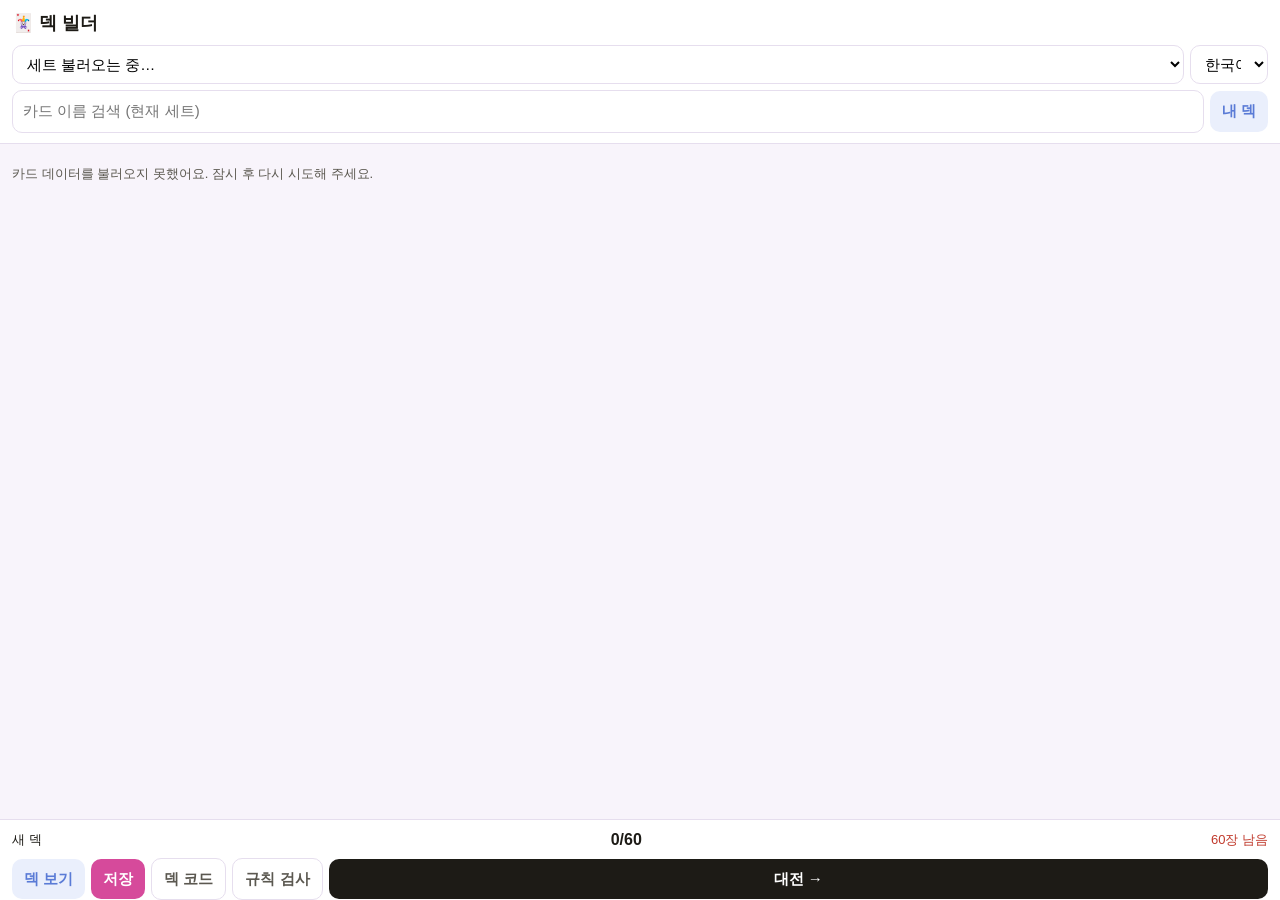
<file: deck.html>
<!DOCTYPE html>
<html lang="ko">
<head>
<meta charset="UTF-8">
<meta name="viewport" content="width=device-width, initial-scale=1, viewport-fit=cover">
<title>덱 빌더 · 대구 포켓몬 카드 방</title>
<style>
  :root{--bg:#F8F4FB;--paper:#fff;--ink:#1D1B16;--ink2:#5B5850;--line:#E6DEEE;--pink:#D64A9B;--pinkS:#FBE8F3;--blue:#5A7BD6;--blueS:#EAEFFC;--ok:#2E7D32;--warn:#C0392B;box-sizing:border-box;padding-top:env(safe-area-inset-top,0px)}
  *,*::before,*::after{box-sizing:inherit}
  body{margin:0;background:var(--bg);color:var(--ink);font-family:"Pretendard","Apple SD Gothic Neo","Noto Sans KR",sans-serif;font-size:15px;line-height:1.5;word-break:keep-all;-webkit-text-size-adjust:100%}
  a{color:var(--blue)}
  .top{position:sticky;top:0;z-index:5;background:var(--paper);border-bottom:1px solid var(--line);padding:10px 12px}
  .top h1{margin:0 0 8px;font-size:18px}
  .row{display:flex;gap:6px;align-items:center}
  input,select,button{font:inherit}
  input[type=text],select{flex:1;min-width:0;padding:9px 10px;border:1px solid var(--line);border-radius:10px;background:#fff}
  button{border:0;border-radius:10px;padding:9px 12px;background:var(--pink);color:#fff;font-weight:600;cursor:pointer;-webkit-tap-highlight-color:transparent;white-space:nowrap}
  button.soft{background:var(--blueS);color:var(--blue)}
  button.ghost{background:transparent;color:var(--ink2);border:1px solid var(--line)}
  button:disabled{opacity:.45}
  .wrap{padding:10px 10px 120px}
  .grid{display:grid;grid-template-columns:repeat(4,1fr);gap:6px}
  @media(min-width:520px){.grid{grid-template-columns:repeat(6,1fr)}}
  .card{position:relative;touch-action:manipulation;user-select:none;-webkit-user-select:none;-webkit-touch-callout:none;background:#fff;border-radius:8px;overflow:hidden;border:1px solid var(--line)}
  .card img{width:100%;display:block;aspect-ratio:63/88;object-fit:cover;background:#eee}
  .card .nm{font-size:10.5px;padding:3px 4px;line-height:1.2;height:30px;overflow:hidden;color:var(--ink2)}
  .card .cnt{position:absolute;top:4px;right:4px;background:var(--pink);color:#fff;font-size:12px;font-weight:700;border-radius:999px;min-width:20px;height:20px;line-height:20px;text-align:center;padding:0 5px}
  .card .cnt.z{display:none}
  .msg{color:var(--ink2);font-size:13px;padding:10px 2px}
  /* 덱 패널 */
  .deckbar{position:fixed;left:0;right:0;bottom:0;z-index:6;background:var(--paper);border-top:1px solid var(--line);padding:8px 12px env(safe-area-inset-bottom,8px)}
  .deckbar .st{display:flex;justify-content:space-between;align-items:center;font-size:13px;margin-bottom:6px}
  .deckbar .st b{font-size:16px}
  .deckbar .st .bad{color:var(--warn)}.deckbar .st .good{color:var(--ok)}
  .sheet{display:none;position:fixed;inset:0;z-index:10;background:rgba(0,0,0,.35)}
  .sheet.on{display:block}
  .sheet .in{position:absolute;left:0;right:0;bottom:0;max-height:88%;background:var(--paper);border-radius:16px 16px 0 0;padding:12px 12px env(safe-area-inset-bottom,12px);overflow:auto}
  .sheet h2{margin:0 0 8px;font-size:16px}
  .dl{display:flex;gap:8px;align-items:center;padding:6px 0;border-bottom:1px solid var(--line)}
  .dl img,.dl .noimg{width:38px;border-radius:4px;flex:0 0 38px}
  .dl .n{flex:1;font-size:14px}
  .dl .n small{display:block;color:var(--ink2);font-size:12px}
  .dl button{padding:5px 10px;font-size:14px}
  .chips{display:flex;gap:6px;flex-wrap:wrap;margin:6px 0}
  .chip{font-size:12px;background:var(--blueS);color:var(--blue);border-radius:999px;padding:3px 9px}
  textarea{width:100%;font:inherit;font-size:12px;padding:8px;border:1px solid var(--line);border-radius:10px;min-height:80px}
  .detail img,.detail .noimg{width:100%;max-width:320px;display:block;margin:0 auto 8px;border-radius:10px;font-size:16px}
  .detail .atk{background:var(--bg);border-radius:8px;padding:8px 10px;margin:6px 0;font-size:13.5px}
  .detail .atk b{display:block}
  .nav{display:flex;gap:6px;margin-top:6px}
  .nav a{flex:1;text-align:center;background:var(--blueS);color:var(--blue);padding:8px;border-radius:10px;text-decoration:none;font-size:13px;font-weight:600}
.noimg{aspect-ratio:63/88;display:flex;align-items:center;justify-content:center;text-align:center;font-size:10px;line-height:1.2;padding:4px;background:linear-gradient(135deg,#d9d2e6,#f0e9f7);color:#3a3452;border-radius:5px;word-break:keep-all}
  .card .noimg{border-radius:0}
</style>
</head>
<body>
<div class="top">
  <h1>🃏 덱 빌더</h1>
  <div class="row">
    <select id="setSel"><option>세트 불러오는 중…</option></select>
    <select id="langSel" style="flex:0 0 78px"><option value="ko">한국어</option><option value="ja">일본어</option><option value="en">영어</option></select>
  </div>
  <div class="row" style="margin-top:6px">
    <input type="text" id="q" placeholder="카드 이름 검색 (현재 세트)">
    <button type="button" class="soft" id="btnDecks">내 덱</button>
  </div>
</div>

<div class="wrap">
  <div class="msg" id="msg">세트를 고르면 카드가 나옵니다. 카드를 누르면 덱에 담기고, 길게 누르면 상세가 보여요.</div>
  <div class="grid" id="grid"></div>
</div>

<div class="deckbar">
  <div class="st"><span id="deckName">새 덱</span><b><span id="cnt">0</span>/60</b><span id="chk"></span></div>
  <div class="row">
    <button type="button" class="soft" id="btnOpen">덱 보기</button>
    <button type="button" id="btnSave">저장</button>
    <button type="button" class="ghost" id="btnCode">덱 코드</button>
    <button type="button" class="ghost" id="btnCheck">규칙 검사</button>
    <a href="battle.html" style="flex:1;text-align:center;background:var(--ink);color:#fff;padding:9px;border-radius:10px;text-decoration:none;font-weight:600">대전 →</a>
  </div>
</div>

<!-- 시트들 -->
<div class="sheet" id="shDeck"><div class="in">
  <h2>현재 덱 <small id="deckSum" style="font-weight:400;color:var(--ink2)"></small></h2>
  <div class="row"><input type="text" id="deckNameIn" placeholder="덱 이름"><button type="button" class="ghost" id="btnClear">비우기</button></div>
  <div id="deckList"></div>
  <div class="nav"><a href="#" id="closeDeck">닫기</a></div>
</div></div>

<div class="sheet" id="shDecks"><div class="in">
  <h2>저장된 덱</h2>
  <div id="decksList"></div>
  <p class="msg">이 브라우저에 저장됩니다. 다른 기기로 옮기려면 덱 코드를 카톡으로 보내고 그쪽에서 붙여넣기.</p>
  <div class="nav"><a href="#" id="newDeck">+ 새 덱</a><a href="#" id="closeDecks">닫기</a></div>
</div></div>

<div class="sheet" id="shCode"><div class="in">
  <h2>덱 코드</h2>
  <textarea id="codeOut" readonly></textarea>
  <div class="row" style="margin:6px 0"><button type="button" class="soft" id="btnCopy">복사</button></div>
  <h2 style="margin-top:12px">코드 붙여넣기</h2>
  <textarea id="codeIn" placeholder="받은 덱 코드를 붙여넣고 불러오기"></textarea>
  <div class="row" style="margin:6px 0"><button type="button" id="btnImport">불러오기</button></div>
  <div class="nav"><a href="#" id="closeCode">닫기</a></div>
</div></div>

<div class="sheet" id="shDetail"><div class="in detail" id="detailIn"></div></div>

<script>
var API = 'https://api.tcgdex.net/v2/';
var LANGS = ['ko','ja','en'];
var lang = localStorage.getItem('dgpk_lang') || 'ko';
var sets = [], curSet = null, cards = [], detailCache = {};
var deck = { name:'새 덱', lang:lang, cards:{} }; // id -> {id,name,img,n,cat}
var LS_DECKS = 'dgpk_decks';

function $(id){ return document.getElementById(id); }
function esc(s){ return String(s==null?'':s).replace(/&/g,'&amp;').replace(/</g,'&lt;'); }
function cardImgBase(c){ if(c.image) return c.image; if(curSet&&curSet.serie&&c.localId) return 'https://assets.tcgdex.net/'+lang+'/'+curSet.serie.id+'/'+curSet.id+'/'+c.localId; return ''; }

/* ---- 이미지: 한국어 없으면 일본어→영어 순으로 대체, 다 없으면 이름 표시 ---- */
var IMG_LANGS=['ko','ja','en'];
var LIMITLESS='https://limitlesstcg.nyc3.cdn.digitaloceanspaces.com/tpc/';
function jpCodes(setId){var s=String(setId||'');if(!s)return [];var out=[s];if(s.length>2){var p=s.slice(0,2).toLowerCase()+s.slice(2);out.push(p);out.push(p.slice(0,-1)+p.slice(-1).toLowerCase());out.push(p.slice(0,-1)+p.slice(-1).toUpperCase());}
  return out.filter(function(v,i){return out.indexOf(v)===i;});}
function imgCands(c,q){q=q||'low';var out=[];
  var id=String((c&&c.id)||'');var m=id.match(/^([^-]+)-(\d+)$/);
  var base0=c&&c.img;var enFirst=base0&&/\/(en|fr|de|es|it|pt)\//.test(base0);
  if(enFirst){var t0=base0.match(/^(https:\/\/assets\.tcgdex\.net\/)([a-z-]+)(\/.+)$/);if(t0)out.push(base0+'/'+q+'.webp');}
  if(m){var num=m[2];var pad=('000'+num).slice(-3);var un=String(parseInt(num,10));
    jpCodes(m[1]).forEach(function(code){out.push(LIMITLESS+code+'/'+code+'_'+pad+'_R_JP.png');if(un!==pad)out.push(LIMITLESS+code+'/'+code+'_'+un+'_R_JP.png');});}
  var base=c&&c.img;if(base){var t=base.match(/^(https:\/\/assets\.tcgdex\.net\/)([a-z-]+)(\/.+)$/);
    if(!t)out.push(base+'/'+q+'.webp');else{var langs=[t[2]].concat(IMG_LANGS.filter(function(l){return l!==t[2];}));langs.forEach(function(l){out.push(t[1]+l+t[3]+'/'+q+'.webp');});}}
  return out;}
function imgTagOf(c,q,cls){var cs=imgCands(c,q);if(!cs.length)return '<div class="noimg'+(cls?' '+cls:'')+'">'+esc(c&&c.name)+'</div>';
  return '<img src="'+cs[0]+'" data-alt="'+cs.slice(1).join('|')+'" data-name="'+esc(c&&c.name)+'" alt="" onerror="imgFallback(this)"'+(cls?' class="'+cls+'"':'')+' loading="lazy">';}
function imgFallback(el){var list=el.getAttribute('data-alt')?el.getAttribute('data-alt').split('|'):[];if(list.length){el.setAttribute('data-alt',list.slice(1).join('|'));el.src=list[0];return;}
  var d=document.createElement('div');d.className='noimg'+(el.className?' '+el.className:'');d.textContent=el.getAttribute('data-name')||'';el.parentNode&&el.parentNode.replaceChild(d,el);}

function total(){ var n=0; for(var k in deck.cards) n+=deck.cards[k].n; return n; }
function show(id,on){ $(id).classList.toggle('on', on!==false); }

/* ---------- 세트 ---------- */
function loadSets(){
  $('langSel').value = lang;
  fetch(API + lang + '/sets').then(function(r){ return r.json(); }).then(function(list){
    sets = list.filter(function(s){ return /^(sv|me|s|sm)/i.test(s.id); }).reverse();
    var sel = $('setSel'); sel.innerHTML = '';
    sets.forEach(function(s){ var o=document.createElement('option'); o.value=s.id; o.textContent=s.name+' ('+s.id+')'; sel.appendChild(o); });
    if(sets.length){ sel.value = sets[0].id; loadSet(sets[0].id); }
    else $('msg').textContent = '이 언어로는 세트 목록이 없어요. 언어를 바꿔 보세요.';
  }).catch(function(){ $('msg').textContent = '카드 데이터를 불러오지 못했어요. 잠시 후 다시 시도해 주세요.'; });
}
function loadSet(id){
  $('msg').textContent = '불러오는 중…'; $('grid').innerHTML='';
  fetch(API + lang + '/sets/' + id).then(function(r){ return r.json(); }).then(function(s){
    curSet = s; cards = s.cards || [];
    $('msg').textContent = s.name + ' · ' + cards.length + '장';
    render();
  }).catch(function(){ $('msg').textContent = '세트를 불러오지 못했어요.'; });
}
function render(){
  var q = $('q').value.trim().toLowerCase();
  var g = $('grid'); g.innerHTML = '';
  cards.filter(function(c){ return !q || (c.name||'').toLowerCase().indexOf(q)>-1; }).forEach(function(c){
    var d = document.createElement('div'); d.className='card';
    var n = deck.cards[c.id] ? deck.cards[c.id].n : 0;
    d.innerHTML = imgTagOf({id:c.id,img:cardImgBase(c),name:c.name})+'<div class="nm">'+esc(c.name)+'<br>#'+esc(c.localId)+'</div><span class="cnt'+(n?'':' z')+'">'+n+'</span>';
    var t=null, longed=false, sx=0, sy=0;
    d.addEventListener('pointerdown', function(e){ longed=false; sx=e.clientX; sy=e.clientY; if(t) clearTimeout(t); t=setTimeout(function(){ t=null; longed=true; openDetail(c); },480); });
    d.addEventListener('pointermove', function(e){ if(t && (Math.abs(e.clientX-sx)>12 || Math.abs(e.clientY-sy)>12)){ clearTimeout(t); t=null; } });
    d.addEventListener('pointerup', function(){ if(t){ clearTimeout(t); t=null; } });
    d.addEventListener('pointercancel', function(){ if(t){ clearTimeout(t); t=null; } });
    d.addEventListener('click', function(e){ e.preventDefault(); if(longed){ longed=false; return; } add(c); });
    d.addEventListener('contextmenu', function(e){ e.preventDefault(); });
    g.appendChild(d);
  });
}

/* ---------- 덱 ---------- */
function add(c){
  var e = deck.cards[c.id] || (deck.cards[c.id] = {id:c.id, name:c.name, img:c.image, n:0});
  var sameName = 0; for(var k in deck.cards) if(deck.cards[k].name===c.name) sameName += deck.cards[k].n;
  var isEnergy = /에너지|Energy|エネルギー/.test(c.name) && !/특수|Special/.test(c.name);
  if(total() >= 60){ toast('60장이 꽉 찼어요'); return; }
  if(!isEnergy && sameName >= 4){ toast('같은 이름은 4장까지'); return; }
  e.n++; e.img = cardImgBase(c)||e.img; update();
}
function sub(id){ var e=deck.cards[id]; if(!e) return; e.n--; if(e.n<=0) delete deck.cards[id]; update(); }
function update(){
  var n = total(); $('cnt').textContent = n;
  var chk = $('chk'); chk.textContent = n===60 ? '✔ 60장' : (60-n)+'장 남음'; chk.className = n===60?'good':'bad';
  $('deckName').textContent = deck.name;
  render(); renderDeck();
}
function renderDeck(){
  var box=$('deckList'); box.innerHTML='';
  var list = Object.keys(deck.cards).map(function(k){ return deck.cards[k]; }).sort(function(a,b){ return a.name.localeCompare(b.name); });
  $('deckSum').textContent = total()+'장 · '+list.length+'종';
  list.forEach(function(e){
    var d=document.createElement('div'); d.className='dl';
    d.innerHTML=imgTagOf(e)+'<div class="n">'+esc(e.name)+'<small>'+esc(e.id)+'</small></div><button type="button" class="ghost">−</button><b>'+e.n+'</b><button type="button" class="soft">+</button>';
    d.querySelectorAll('button')[0].onclick=function(ev){ ev.preventDefault(); sub(e.id); };
    d.querySelectorAll('button')[1].onclick=function(ev){ ev.preventDefault(); add({id:e.id,name:e.name,image:e.img,localId:''}); };
    box.appendChild(d);
  });
  $('deckNameIn').value = deck.name;
}
function getDecks(){ try{ return JSON.parse(localStorage.getItem(LS_DECKS)||'[]'); }catch(e){ return []; } }
function saveDeck(){
  deck.name = $('deckNameIn').value.trim() || deck.name || '새 덱'; deck.lang = lang;
  var decks = getDecks(); var i = decks.findIndex(function(d){ return d.name===deck.name; });
  var copy = JSON.parse(JSON.stringify(deck)); copy.saved = Date.now();
  if(i>-1) decks[i]=copy; else decks.push(copy);
  try{ localStorage.setItem(LS_DECKS, JSON.stringify(decks)); toast('저장됨: '+deck.name); }catch(e){ toast('저장 실패 (저장공간)'); }
  update();
}
function renderDecks(){
  var box=$('decksList'); box.innerHTML='';
  var decks=getDecks(); if(!decks.length){ box.innerHTML='<p class="msg">저장된 덱이 없어요.</p>'; return; }
  decks.forEach(function(d,i){
    var n=0; for(var k in d.cards) n+=d.cards[k].n;
    var row=document.createElement('div'); row.className='dl';
    row.innerHTML='<div class="n">'+esc(d.name)+'<small>'+n+'장 · '+new Date(d.saved).toLocaleDateString('ko-KR')+'</small></div><button type="button" class="soft">열기</button><button type="button" class="ghost">삭제</button>';
    row.querySelectorAll('button')[0].onclick=function(e){ e.preventDefault(); deck=JSON.parse(JSON.stringify(d)); if(deck.lang && deck.lang!==lang){ lang=deck.lang; localStorage.setItem('dgpk_lang',lang); loadSets(); } update(); show('shDecks',false); };
    row.querySelectorAll('button')[1].onclick=function(e){ e.preventDefault(); if(!confirm('"'+d.name+'" 덱을 삭제할까요?')) return; decks.splice(i,1); localStorage.setItem(LS_DECKS,JSON.stringify(decks)); renderDecks(); };
    box.appendChild(row);
  });
}
function toCode(){ return btoa(unescape(encodeURIComponent(JSON.stringify({name:deck.name,lang:deck.lang,cards:deck.cards})))); }
function fromCode(s){
  try{ var o=JSON.parse(decodeURIComponent(escape(atob(s.trim())))); if(!o.cards) throw 0; deck={name:o.name||'가져온 덱',lang:o.lang||lang,cards:o.cards}; update(); toast('불러옴: '+deck.name); return true; }
  catch(e){ toast('코드가 올바르지 않아요'); return false; }
}

/* ---------- 규칙 검사 (TCGdex 상세로 확인) ---------- */
var DCACHE_KEY='dgpk_dcache';
function dcacheGet(id){try{var c=JSON.parse(localStorage.getItem(DCACHE_KEY)||'{}');return c[id];}catch(e){return null;}}
function dcachePut(id,d){try{var c=JSON.parse(localStorage.getItem(DCACHE_KEY)||'{}');c[id]={name:d.name,category:d.category,stage:d.stage,rarity:d.rarity,regulationMark:d.regulationMark,energyType:d.energyType,trainerType:d.trainerType};var ks=Object.keys(c);if(ks.length>400)delete c[ks[0]];localStorage.setItem(DCACHE_KEY,JSON.stringify(c));}catch(e){}}
function checkDeck(){
  var ids=Object.keys(deck.cards);if(!ids.length){toast('덱이 비어 있어요');return;}
  $('detailIn').innerHTML='<h3>규칙 검사</h3><p class="msg" id="chkMsg">카드 정보 확인 중… (0/'+ids.length+')</p><div class="nav"><a href="#" onclick="show(\'shDetail\',false);return false">닫기</a></div>';show('shDetail');$('shDetail').onclick=function(e){if(e.target===$('shDetail'))show('shDetail',false);};
  var done=0,info={};
  function next(i){if(i>=ids.length){report(info);return;}var id=ids[i];var c=dcacheGet(id);
    var pr=c?Promise.resolve(c):fetch(API+lang+'/cards/'+id).then(function(r){return r.json();}).then(function(d){dcachePut(id,d);return d;}).catch(function(){return null;});
    pr.then(function(d){info[id]=d;done++;var m=$('chkMsg');if(m)m.textContent='카드 정보 확인 중… ('+done+'/'+ids.length+')';next(i+1);});}
  next(0);
}
function report(info){
  var n=total(),basics=0,ace=0,unknown=0,marks={},byName={},problems=[];
  Object.keys(deck.cards).forEach(function(id){var e=deck.cards[id],d=info[id];if(!d){unknown+=e.n;return;}
    if(d.category==='Pokemon'&&d.stage==='Basic')basics+=e.n;
    if(/ACE/i.test(d.rarity||''))ace+=e.n;
    if(d.regulationMark)marks[d.regulationMark]=(marks[d.regulationMark]||0)+e.n;
    var isBasicEnergy=d.category==='Energy'&&(d.energyType==='Normal'||/기본|Basic/.test(d.name));
    if(!isBasicEnergy)byName[d.name]=(byName[d.name]||0)+e.n;});
  if(n!==60)problems.push('총 '+n+'장 (60장이어야 함)');
  if(basics<1)problems.push('기본(Basic) 포켓몬이 없음 — 최소 1장');
  if(ace>1)problems.push('ACE SPEC '+ace+'장 (1장만 가능)');
  Object.keys(byName).forEach(function(k){if(byName[k]>4)problems.push(k+' '+byName[k]+'장 (같은 이름 4장까지)');});
  var mk=Object.keys(marks).sort().map(function(k){return k+':'+marks[k]+'장';}).join(' · ');
  var h='<h3>규칙 검사 결과</h3>'+(problems.length?'<ul style="color:var(--warn);padding-left:18px">'+problems.map(function(x){return '<li>'+esc(x)+'</li>';}).join('')+'</ul>':'<p style="color:var(--ok);font-weight:700">✔ 기본 규칙 통과</p>')+
    '<p class="msg">기본 포켓몬 '+basics+'장 · ACE SPEC '+ace+'장'+(unknown?' · 정보 없음 '+unknown+'장':'')+'</p>'+(mk?'<p class="msg">레귤레이션 마크: '+mk+'<br>스탠다드 대회는 최신 마크만 허용되니 오래된 마크가 있으면 확인하세요.</p>':'')+
    '<div class="nav"><a href="#" onclick="show(\'shDetail\',false);return false">닫기</a></div>';
  $('detailIn').innerHTML=h;
}

/* ---------- 상세 ---------- */
function openDetail(c){
  var box=$('detailIn'); var bc={id:c.id,img:cardImgBase(c),name:c.name}; box.innerHTML=imgTagOf(bc,'high')+'<p class="msg">상세 불러오는 중…</p>'; show('shDetail');
  $('shDetail').onclick=function(e){ if(e.target===$('shDetail')) show('shDetail',false); };
  var p = detailCache[c.id] ? Promise.resolve(detailCache[c.id]) : fetch(API+lang+'/cards/'+c.id).then(function(r){ return r.json(); }).then(function(d){ detailCache[c.id]=d; return d; });
  p.then(function(d){
    var h=imgTagOf(bc,'high')+'<h2>'+esc(d.name)+' <small style="font-weight:400;color:var(--ink2)">'+esc(d.category)+(d.stage?' · '+esc(d.stage):'')+(d.hp?' · HP '+d.hp:'')+'</small></h2>';
    if(d.types) h+='<div class="chips">'+d.types.map(function(t){return '<span class="chip">'+esc(t)+'</span>';}).join('')+(d.evolveFrom?'<span class="chip">← '+esc(d.evolveFrom)+'</span>':'')+'</div>';
    (d.abilities||[]).forEach(function(a){ h+='<div class="atk"><b>[특성] '+esc(a.name)+'</b>'+esc(a.effect||'')+'</div>'; });
    (d.attacks||[]).forEach(function(a){ h+='<div class="atk"><b>'+(a.cost||[]).map(function(x){return x[0];}).join('')+' '+esc(a.name)+(a.damage?' — '+esc(a.damage):'')+'</b>'+esc(a.effect||'')+'</div>'; });
    if(d.effect) h+='<div class="atk">'+esc(d.effect)+'</div>';
    var meta=[]; if(d.weaknesses) meta.push('약점 '+d.weaknesses.map(function(w){return w.type+w.value;}).join(',')); if(d.resistances) meta.push('저항 '+d.resistances.map(function(w){return w.type+w.value;}).join(',')); if(d.retreat!=null) meta.push('후퇴 '+d.retreat);
    if(meta.length) h+='<p class="msg">'+meta.join(' · ')+'</p>';
    h+='<div class="row"><button type="button" id="dAdd">덱에 담기</button><button type="button" class="ghost" id="dClose">닫기</button></div>';
    box.innerHTML=h; $('dAdd').onclick=function(e){ e.preventDefault(); add(c); }; $('dClose').onclick=function(e){ e.preventDefault(); show('shDetail',false); };
  }).catch(function(){ box.innerHTML+='<p class="msg">상세를 불러오지 못했어요.</p>'; });
}

var tt; function toast(m){ var t=$('toast'); if(!t){ t=document.createElement('div'); t.id='toast'; t.style.cssText='position:fixed;left:50%;bottom:110px;transform:translateX(-50%);background:#1D1B16;color:#fff;padding:8px 14px;border-radius:999px;font-size:13px;z-index:20;opacity:0;transition:opacity .2s'; document.body.appendChild(t);} t.textContent=m; t.style.opacity=1; clearTimeout(tt); tt=setTimeout(function(){ t.style.opacity=0; },1500); }

/* ---------- 이벤트 ---------- */
$('setSel').onchange=function(){ loadSet(this.value); };
$('langSel').onchange=function(){ lang=this.value; localStorage.setItem('dgpk_lang',lang); loadSets(); };
$('q').oninput=render;
$('btnOpen').onclick=function(e){ e.preventDefault(); renderDeck(); show('shDeck'); };
$('closeDeck').onclick=function(e){ e.preventDefault(); deck.name=$('deckNameIn').value.trim()||deck.name; update(); show('shDeck',false); };
$('btnClear').onclick=function(e){ e.preventDefault(); if(confirm('덱을 비울까요?')){ deck.cards={}; update(); } };
$('btnSave').onclick=function(e){ e.preventDefault(); if($('shDeck').classList.contains('on')) deck.name=$('deckNameIn').value.trim()||deck.name; saveDeck(); };
$('btnDecks').onclick=function(e){ e.preventDefault(); renderDecks(); show('shDecks'); };
$('closeDecks').onclick=function(e){ e.preventDefault(); show('shDecks',false); };
$('newDeck').onclick=function(e){ e.preventDefault(); deck={name:'새 덱 '+(getDecks().length+1),lang:lang,cards:{}}; update(); show('shDecks',false); };
$('btnCheck').onclick=function(e){e.preventDefault();checkDeck();};
$('btnCode').onclick=function(e){ e.preventDefault(); $('codeOut').value=toCode(); show('shCode'); };
$('closeCode').onclick=function(e){ e.preventDefault(); show('shCode',false); };
$('btnCopy').onclick=function(e){ e.preventDefault(); $('codeOut').select(); try{ document.execCommand('copy'); toast('복사됨'); }catch(x){} };
$('btnImport').onclick=function(e){ e.preventDefault(); if(fromCode($('codeIn').value)) show('shCode',false); };
['shDeck','shDecks','shCode'].forEach(function(id){ $(id).onclick=function(e){ if(e.target===$(id)) show(id,false); }; });

loadSets(); update();
</script>
</body>
</html>
</file>
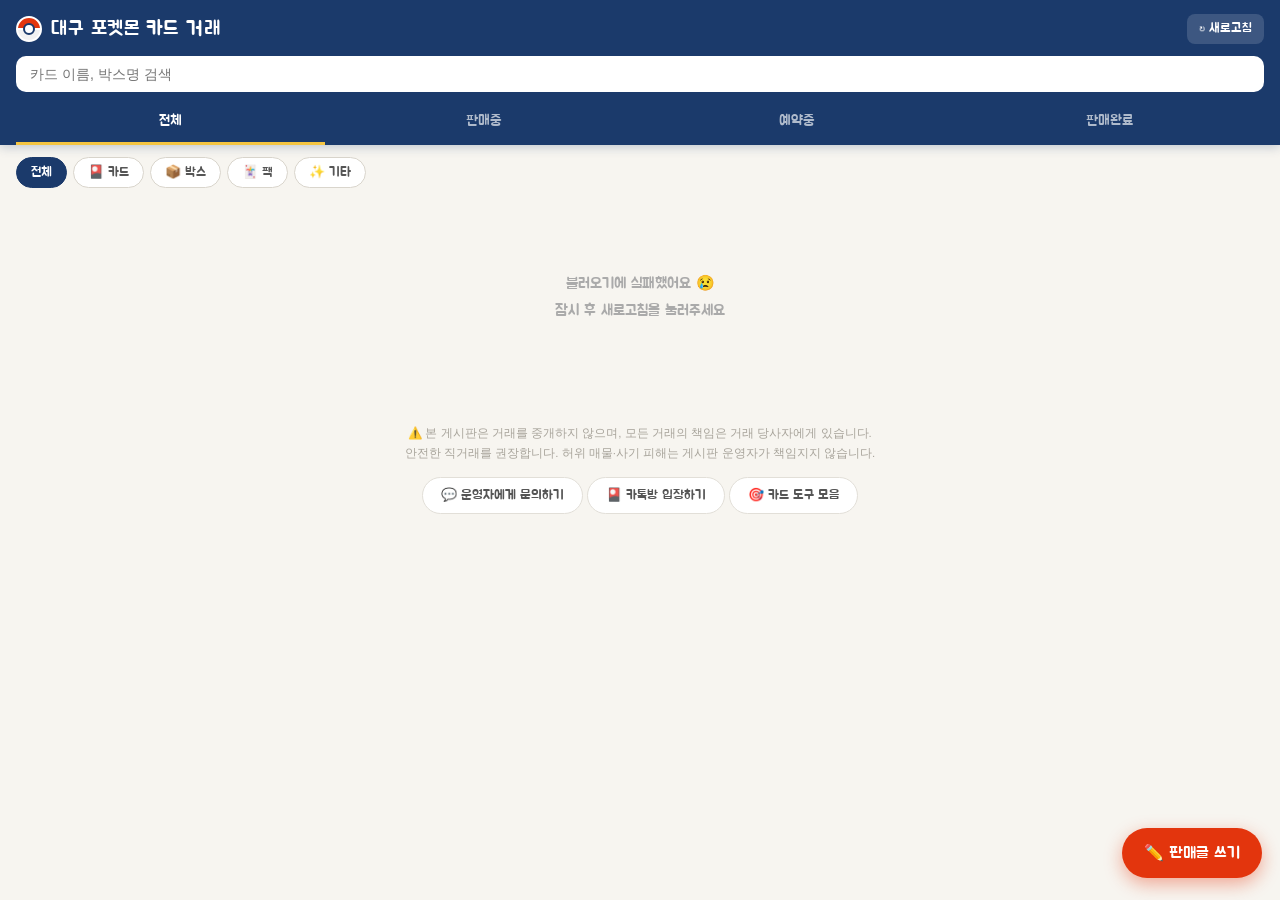
<file: market.html>
<!DOCTYPE html>
<html lang="ko">
<head>
<meta charset="UTF-8">
<meta name="viewport" content="width=device-width, initial-scale=1.0">
<title>대구 포켓몬 카드 거래</title>
<link href="https://fonts.googleapis.com/css2?family=Jua&display=swap" rel="stylesheet">
<style>
  :root{
    --navy:#1B3A6B; --red:#E3350D; --gold:#F5C542;
    --paper:#F7F5F0; --ink:#22262E; --gray:#8A8F98; --kakao:#FEE500;
  }
  *{margin:0;padding:0;box-sizing:border-box;-webkit-tap-highlight-color:transparent}
  body{font-family:'Pretendard','Apple SD Gothic Neo','Noto Sans KR',sans-serif;
    background:var(--paper);color:var(--ink);word-break:keep-all}
  h1,h2,.jua{font-family:'Jua',sans-serif;font-weight:400}

  header{background:var(--navy);color:#fff;padding:14px 16px 0;
    position:sticky;top:0;z-index:50;box-shadow:0 2px 10px rgba(27,58,107,.25)}
  .brand{display:flex;align-items:center;gap:9px;margin-bottom:12px}
  .ball{width:26px;height:26px;border-radius:50%;flex-shrink:0;
    background:linear-gradient(180deg,var(--red) 0 46%,#fff 46% 54%,#fff 54% 56%,#F2F2F2 56% 100%);
    border:2.5px solid #fff;position:relative}
  .ball::after{content:'';position:absolute;top:50%;left:50%;transform:translate(-50%,-50%);
    width:8px;height:8px;border-radius:50%;background:#fff;border:2px solid var(--navy)}
  .brand h1{font-size:20px;letter-spacing:.5px}
  .refresh{margin-left:auto;background:rgba(255,255,255,.15);border:none;color:#fff;
    border-radius:8px;padding:7px 12px;font-family:'Jua';font-size:12.5px;cursor:pointer}
  .searchrow{display:flex;gap:8px;margin-bottom:10px}
  .searchrow input{flex:1;border:none;border-radius:10px;padding:10px 14px;font-size:14px;outline:none}
  .tabs{display:flex;gap:4px}
  .tab{flex:1;background:transparent;border:none;color:rgba(255,255,255,.65);
    font-family:'Jua';font-size:14px;padding:10px 0 12px;cursor:pointer;border-bottom:3px solid transparent}
  .tab.on{color:#fff;border-bottom-color:var(--gold)}

  .chips{display:flex;gap:6px;padding:12px 16px 4px;flex-wrap:wrap}
  .chip{border:1.5px solid #D9D5CC;background:#fff;border-radius:999px;
    padding:6px 14px;font-size:13px;color:#555;cursor:pointer;font-family:'Jua'}
  .chip.on{background:var(--navy);border-color:var(--navy);color:#fff}
  .meta{padding:6px 16px 0;font-size:12px;color:var(--gray);display:flex;justify-content:space-between}

  .grid{display:grid;grid-template-columns:repeat(2,1fr);gap:12px;
    padding:12px 16px 30px;max-width:760px;margin:0 auto}
  @media(min-width:640px){.grid{grid-template-columns:repeat(3,1fr)}}

  .item{background:#fff;border-radius:14px;overflow:hidden;cursor:pointer;
    box-shadow:0 1px 4px rgba(34,38,46,.08);border:2px solid transparent;
    position:relative;transition:transform .15s}
  .item:active{transform:scale(.97)}
  .item.selling{border:2px solid transparent;
    background:linear-gradient(#fff,#fff) padding-box,
    linear-gradient(120deg,#F5C542,#E3350D,#5DA9E9,#F5C542) border-box;
    background-size:100% 100%,300% 300%;animation:holo 6s linear infinite}
  @keyframes holo{0%{background-position:0 0,0% 50%}100%{background-position:0 0,300% 50%}}
  @media(prefers-reduced-motion:reduce){.item.selling{animation:none}}

  .thumb{width:100%;aspect-ratio:1/1.05;display:flex;align-items:center;
    justify-content:center;font-size:46px;background:#EDEAE3;overflow:hidden}
  .thumb img{width:100%;height:100%;object-fit:cover}
  .item.done .thumb{filter:grayscale(1) brightness(.85)}
  .item.done::after{content:'판매 완료';position:absolute;top:12px;left:50%;
    transform:translateX(-50%) rotate(-6deg);background:rgba(34,38,46,.85);color:#fff;
    font-family:'Jua';font-size:13px;padding:5px 14px;border-radius:6px}

  .info{padding:10px 12px 12px}
  .badge{display:inline-block;font-size:10.5px;font-family:'Jua';
    padding:2.5px 8px;border-radius:5px;margin-bottom:6px}
  .b-sell{background:#FDECE7;color:var(--red)}
  .b-hold{background:#FFF6DE;color:#B98900}
  .b-done{background:#EEEEEE;color:#999}
  .cat{font-size:10.5px;color:var(--gray);margin-left:5px}
  .title{font-size:13.5px;line-height:1.35;height:2.7em;overflow:hidden;margin-bottom:5px}
  .price{font-family:'Jua';font-size:16px;color:var(--navy)}
  .item.done .price{color:#AAA;text-decoration:line-through}
  .time{font-size:11px;color:#B9B9B9;margin-top:3px}

  .fab{position:fixed;right:18px;bottom:22px;z-index:60;background:var(--red);color:#fff;
    border:none;border-radius:999px;padding:15px 22px;font-family:'Jua';font-size:16px;
    cursor:pointer;box-shadow:0 6px 18px rgba(227,53,13,.4);display:flex;align-items:center;gap:7px}

  .overlay{position:fixed;inset:0;background:rgba(20,25,35,.55);z-index:100;
    display:none;align-items:flex-end;justify-content:center}
  .overlay.show{display:flex}
  .sheet{background:#fff;width:100%;max-width:560px;max-height:92vh;overflow-y:auto;
    border-radius:22px 22px 0 0;padding:22px 20px 30px;animation:up .25s ease}
  @keyframes up{from{transform:translateY(60px);opacity:0}to{transform:none;opacity:1}}
  .handle{width:42px;height:4px;border-radius:4px;background:#DDD;margin:0 auto 16px}

  .detailImg{width:100%;aspect-ratio:1/1;border-radius:14px;background:#EDEAE3;
    display:flex;align-items:center;justify-content:center;font-size:80px;
    overflow:hidden;margin-bottom:10px}
  .detailImg img{width:100%;height:100%;object-fit:contain;background:#111}
  .thumbRow{display:flex;gap:8px;margin-bottom:12px}
  .thumbRow img{width:58px;height:58px;border-radius:9px;object-fit:cover;
    border:2px solid #E2DFD8;cursor:pointer}
  .thumbRow img.pick{border-color:var(--navy)}
  .noBox{display:inline-block;background:#F1EFE9;border-radius:6px;font-size:11.5px;
    color:#777;padding:3px 9px;font-family:'Jua';margin-bottom:8px}
  .dTitle{font-size:17px;font-weight:700;margin:6px 0 4px}
  .dPrice{font-family:'Jua';font-size:22px;color:var(--navy)}
  .dDesc{font-size:14px;color:#555;line-height:1.6;margin:12px 0;padding:12px;
    background:#F8F6F1;border-radius:10px;white-space:pre-line}

  .btn{width:100%;border:none;border-radius:12px;padding:15px;font-family:'Jua';
    font-size:16px;cursor:pointer;margin-top:10px;text-align:center;display:block;
    text-decoration:none;color:inherit}
  .btn-kakao{background:var(--kakao);color:#3B1E1E}
  .btn-ghost{background:#F1EFE9;color:#555;padding:12px;font-size:14px}
  .btn-line{background:#fff;border:1.5px solid #E2DFD8;color:#666;padding:12px;font-size:14px}

  footer{max-width:760px;margin:0 auto;padding:10px 16px 40px;text-align:center}
  .disclaim{font-size:11.5px;color:#A8A49B;line-height:1.7;margin-bottom:14px}
  .adminBtn{display:inline-block;background:#fff;border:1.5px solid #E2DFD8;border-radius:999px;
    padding:9px 18px;font-family:'Jua';font-size:13px;color:#555;text-decoration:none}

  .stateBox{grid-column:1/-1;text-align:center;padding:60px 16px;color:#AAA;
    font-family:'Jua';font-size:15px;line-height:1.8}
  .setup{margin:16px;background:#FFF6DE;border:1.5px solid #F2DFA4;border-radius:12px;
    padding:16px;font-size:13px;color:#7A6210;line-height:1.7}
  .setup code{background:#fff;border-radius:4px;padding:1px 6px;font-size:12px}
</style>
</head>
<body>

<header>
  <div class="brand">
    <div class="ball"></div>
    <h1>대구 포켓몬 카드 거래</h1>
    <button type="button" class="refresh" id="refreshBtn">↻ 새로고침</button>
  </div>
  <div class="searchrow">
    <input type="text" id="search" placeholder="카드 이름, 박스명 검색">
  </div>
  <div class="tabs">
    <button type="button" class="tab on" data-status="all">전체</button>
    <button type="button" class="tab" data-status="selling">판매중</button>
    <button type="button" class="tab" data-status="hold">예약중</button>
    <button type="button" class="tab" data-status="done">판매완료</button>
  </div>
</header>

<div id="setupNotice"></div>

<div class="chips">
  <button type="button" class="chip on" data-cat="all">전체</button>
  <button type="button" class="chip" data-cat="카드">🎴 카드</button>
  <button type="button" class="chip" data-cat="박스">📦 박스</button>
  <button type="button" class="chip" data-cat="팩">🃏 팩</button>
  <button type="button" class="chip" data-cat="기타">✨ 기타</button>
</div>
<div class="meta"><span id="count"></span><span id="updated"></span></div>

<div class="grid" id="grid"></div>

<footer>
  <div class="disclaim">
    ⚠️ 본 게시판은 거래를 중개하지 않으며, 모든 거래의 책임은 거래 당사자에게 있습니다.<br>
    안전한 직거래를 권장합니다. 허위 매물·사기 피해는 게시판 운영자가 책임지지 않습니다.
  </div>
  <a class="adminBtn" id="adminBtn" href="#" target="_blank" rel="noopener">💬 운영자에게 문의하기</a>
  <a class="adminBtn" href="https://open.kakao.com/o/gZb4DpHi" target="_blank" rel="noopener">🎴 카톡방 입장하기</a>
  <a class="adminBtn" href="./index.html">🎯 카드 도구 모음</a>
</footer>

<button type="button" class="fab" id="fabBtn">✏️ 판매글 쓰기</button>

<div class="overlay" id="detailModal">
  <div class="sheet" id="detailBody"></div>
</div>

<script>
/* ═══════════════ 설정 (여기 3줄만 바꾸면 됩니다) ═══════════════ */
var CONFIG = {
  CSV_URL:    "https://docs.google.com/spreadsheets/d/e/2PACX-1vTz72SnTZnq2JdnCaUl4x04nkV-ejHnFCk_2ghvUJtCCRJllWaISk8XpZX0VFwAfxvHyyilaWq6PzgK/pub?gid=122401801&single=true&output=csv",     // ① 공개 시트 '웹에 게시' CSV 주소
  FORM_WRITE: "https://forms.gle/i2rc1QTfgAEuWYaD6",  // ② 판매글 등록 구글폼 주소 (forms.gle/...)
  FORM_MANAGE:"https://forms.gle/CKLzhfZPzpjiVsCc7", // ③ 글 관리(상태변경·삭제) 구글폼 주소
  ADMIN_KAKAO:"https://open.kakao.com/o/sT6YAPsc" // 운영자 오픈카톡
};
/* ═══════════════════════════════════════════════════════════════ */

var STATUS_MAP = {'판매중':'selling','예약중':'hold','판매완료':'done'};
var STATUS_LABEL = {selling:'판매중',hold:'예약중',done:'판매완료'};
var CAT_EMOJI = {'카드':'🎴','박스':'📦','팩':'🃏','기타':'✨'};

var items = [];
var curStatus='all', curCat='all', curSearch='';

document.getElementById('adminBtn').href = CONFIG.ADMIN_KAKAO;

/* CSV 파서 (따옴표·줄바꿈 포함 필드 처리) */
function parseCSV(text){
  var rows=[],row=[],cur='',q=false,i,c;
  for(i=0;i<text.length;i++){
    c=text[i];
    if(q){
      if(c==='"'){ if(text[i+1]==='"'){cur+='"';i++;} else q=false; }
      else cur+=c;
    }else{
      if(c==='"')q=true;
      else if(c===','){row.push(cur);cur='';}
      else if(c==='\n'){row.push(cur);rows.push(row);row=[];cur='';}
      else if(c!=='\r')cur+=c;
    }
  }
  if(cur!==''||row.length){row.push(cur);rows.push(row);}
  return rows;
}

/* 드라이브 사진 URL → 표시 가능한 썸네일 주소 */
function driveImgs(cell){
  var ids=[],m,re=/id=([-\w]{20,})/g;
  while((m=re.exec(cell||''))!==null) ids.push(m[1]);
  return ids.map(function(id){
    return 'https://drive.google.com/thumbnail?id='+id+'&sz=w1000';
  });
}

function fmtDate(s){
  var m=(s||'').match(/(\d{4})[.\-\/]\s?(\d{1,2})[.\-\/]\s?(\d{1,2})/);
  return m ? m[2]+'/'+m[3] : '';
}

function load(){
  if(CONFIG.CSV_URL.indexOf('http')!==0){
    document.getElementById('setupNotice').innerHTML =
      '<div class="setup">🔧 <b>아직 설정 전이에요.</b> HTML 파일 안 <code>CONFIG</code>에 '
      +'공개 시트 CSV 주소와 구글폼 주소 2개를 붙여넣으면 게시판이 작동합니다. '
      +'자세한 방법은 setup-guide 문서를 확인하세요.</div>';
    document.getElementById('grid').innerHTML='';
    document.getElementById('count').textContent='';
    return;
  }
  document.getElementById('grid').innerHTML =
    '<div class="stateBox">매물을 불러오는 중… ⏳</div>';
  var bust = CONFIG.CSV_URL + (CONFIG.CSV_URL.indexOf('?')>-1?'&':'?') + 't=' + Date.now();
  fetch(bust)
    .then(function(r){ if(!r.ok) throw new Error(r.status); return r.text(); })
    .then(function(text){
      var rows = parseCSV(text);
      items = [];
      var acts = [];
      /* A~I열: 글 목록(검증값 포함) / K~N열: 관리 요청(시각,글번호,검증,처리) */
      for(var i=1;i<rows.length;i++){
        var r=rows[i];
        if(r && r[0] && r[2]){
          items.push({
            no:String(r[0]).trim(), date:fmtDate(r[1]), title:r[2], cat:(r[3]||'기타').trim(),
            price:parseInt(String(r[4]).replace(/[^\d]/g,''),10)||0,
            desc:r[5]||'설명 없음', imgs:driveImgs(r[6]), kakao:(r[7]||'').trim(),
            hash:String(r[8]).trim(), status:'selling'
          });
        }
        if(r && r.length>13 && r[10] && String(r[11]).trim()!==''){
          acts.push({t:String(r[10]), no:String(r[11]).trim(),
                     hash:String(r[12]).trim(), act:String(r[13]||'').trim()});
        }
      }
      acts.sort(function(a,b){ return a.t<b.t?-1:(a.t>b.t?1:0); });
      for(var j=0;j<acts.length;j++){
        var ac=acts[j];
        for(var k=0;k<items.length;k++){
          if(items[k].no===ac.no && items[k].hash===ac.hash){
            if(ac.act==='삭제'){ items[k].status='deleted'; }
            else if(STATUS_MAP[ac.act]){ items[k].status=STATUS_MAP[ac.act]; }
          }
        }
      }
      items = items.filter(function(x){ return x.status!=='deleted'; });
      var now=new Date();
      document.getElementById('updated').textContent =
        now.getHours()+':'+('0'+now.getMinutes()).slice(-2)+' 기준';
      render();
    })
    .catch(function(){
      document.getElementById('grid').innerHTML =
        '<div class="stateBox">불러오기에 실패했어요 😢<br>잠시 후 새로고침을 눌러주세요</div>';
    });
}

function render(){
  var list = items.filter(function(it){
    if(curStatus!=='all' && it.status!==curStatus) return false;
    if(curCat!=='all' && it.cat!==curCat) return false;
    if(curSearch && it.title.indexOf(curSearch)===-1) return false;
    return true;
  });
  list.sort(function(a,b){
    if(a.status==='done' && b.status!=='done') return 1;
    if(a.status!=='done' && b.status==='done') return -1;
    return parseInt(b.no,10)-parseInt(a.no,10);
  });
  document.getElementById('count').textContent='매물 '+list.length+'건';
  var html='';
  for(var i=0;i<list.length;i++){
    var it=list[i];
    var cls = it.status==='selling'?'selling':(it.status==='done'?'done':'');
    var badge = it.status==='selling'?'b-sell':(it.status==='hold'?'b-hold':'b-done');
    var thumb = it.imgs.length
      ? '<img src="'+it.imgs[0]+'" alt="'+esc(it.title)+'" loading="lazy" onerror="this.outerHTML=\''+(CAT_EMOJI[it.cat]||'🎴')+'\'">'
      : (CAT_EMOJI[it.cat]||'🎴');
    html += '<div class="item '+cls+'" data-no="'+it.no+'">'
      +'<div class="thumb">'+thumb+'</div><div class="info">'
      +'<span class="badge '+badge+'">'+STATUS_LABEL[it.status]+'</span>'
      +'<span class="cat">'+(CAT_EMOJI[it.cat]||'')+' '+esc(it.cat)+' · #'+it.no+'</span>'
      +'<div class="title">'+esc(it.title)+'</div>'
      +'<div class="price">'+it.price.toLocaleString()+'원</div>'
      +'<div class="time">'+it.date+'</div>'
      +'</div></div>';
  }
  document.getElementById('grid').innerHTML = html ||
    '<div class="stateBox">조건에 맞는 매물이 없어요 🔍<br><br>첫 판매글을 올려보세요!</div>';
}

function esc(s){
  return String(s).replace(/&/g,'&amp;').replace(/</g,'&lt;')
    .replace(/>/g,'&gt;').replace(/"/g,'&quot;');
}

/* 필터 */
document.querySelectorAll('.tab').forEach(function(b){
  b.addEventListener('click',function(e){e.preventDefault();
    document.querySelectorAll('.tab').forEach(function(x){x.classList.remove('on')});
    b.classList.add('on');curStatus=b.dataset.status;render();});
});
document.querySelectorAll('.chip').forEach(function(b){
  b.addEventListener('click',function(e){e.preventDefault();
    document.querySelectorAll('.chip').forEach(function(x){x.classList.remove('on')});
    b.classList.add('on');curCat=b.dataset.cat;render();});
});
document.getElementById('search').addEventListener('input',function(){
  curSearch=this.value.trim();render();
});
document.getElementById('refreshBtn').addEventListener('click',function(e){
  e.preventDefault();load();
});
document.getElementById('fabBtn').addEventListener('click',function(e){
  e.preventDefault();window.open(CONFIG.FORM_WRITE,'_blank');
});

/* 상세 */
document.getElementById('grid').addEventListener('click',function(e){
  var card=e.target.closest('.item'); if(!card)return;
  var it=items.filter(function(x){return x.no==card.dataset.no})[0]; if(!it)return;
  var badge = it.status==='selling'?'b-sell':(it.status==='hold'?'b-hold':'b-done');
  var main = it.imgs.length
    ? '<img id="mainImg" src="'+it.imgs[0]+'" alt="사진">'
    : (CAT_EMOJI[it.cat]||'🎴');
  var thumbs='';
  if(it.imgs.length>1){
    thumbs='<div class="thumbRow">';
    it.imgs.forEach(function(u,idx){
      thumbs+='<img src="'+u+'" data-src="'+u+'" class="'+(idx===0?'pick':'')+'" alt="사진'+(idx+1)+'">';
    });
    thumbs+='</div>';
  }
  var body=document.getElementById('detailBody');
  body.innerHTML='<div class="handle"></div>'
    +'<div class="detailImg">'+main+'</div>'+thumbs
    +'<span class="noBox">글번호 #'+it.no+'</span><br>'
    +'<span class="badge '+badge+'">'+STATUS_LABEL[it.status]+'</span>'
    +'<span class="cat">'+(CAT_EMOJI[it.cat]||'')+' '+esc(it.cat)+' · '+it.date+'</span>'
    +'<div class="dTitle">'+esc(it.title)+'</div>'
    +'<div class="dPrice">'+it.price.toLocaleString()+'원</div>'
    +'<div class="dDesc">'+esc(it.desc)+'</div>'
    +(it.kakao?'<a class="btn btn-kakao" href="'+esc(it.kakao)+'" target="_blank" rel="noopener">💬 오픈카톡으로 연락하기</a>':'')
    +'<a class="btn btn-line" href="'+esc(CONFIG.FORM_MANAGE)+'" target="_blank" rel="noopener">⚙️ 내 글 관리 — 글번호 #'+it.no+' + 비밀번호 입력</a>'
    +'<button type="button" class="btn btn-ghost" data-close>닫기</button>';
  document.getElementById('detailModal').classList.add('show');
  body.querySelector('[data-close]').addEventListener('click',function(ev){
    ev.preventDefault();document.getElementById('detailModal').classList.remove('show');
  });
  body.querySelectorAll('.thumbRow img').forEach(function(t){
    t.addEventListener('click',function(){
      document.getElementById('mainImg').src=t.dataset.src;
      body.querySelectorAll('.thumbRow img').forEach(function(x){x.classList.remove('pick')});
      t.classList.add('pick');
    });
  });
});
document.getElementById('detailModal').addEventListener('click',function(e){
  if(e.target===this)this.classList.remove('show');
});

load();
</script>
</body>
</html>
</file>
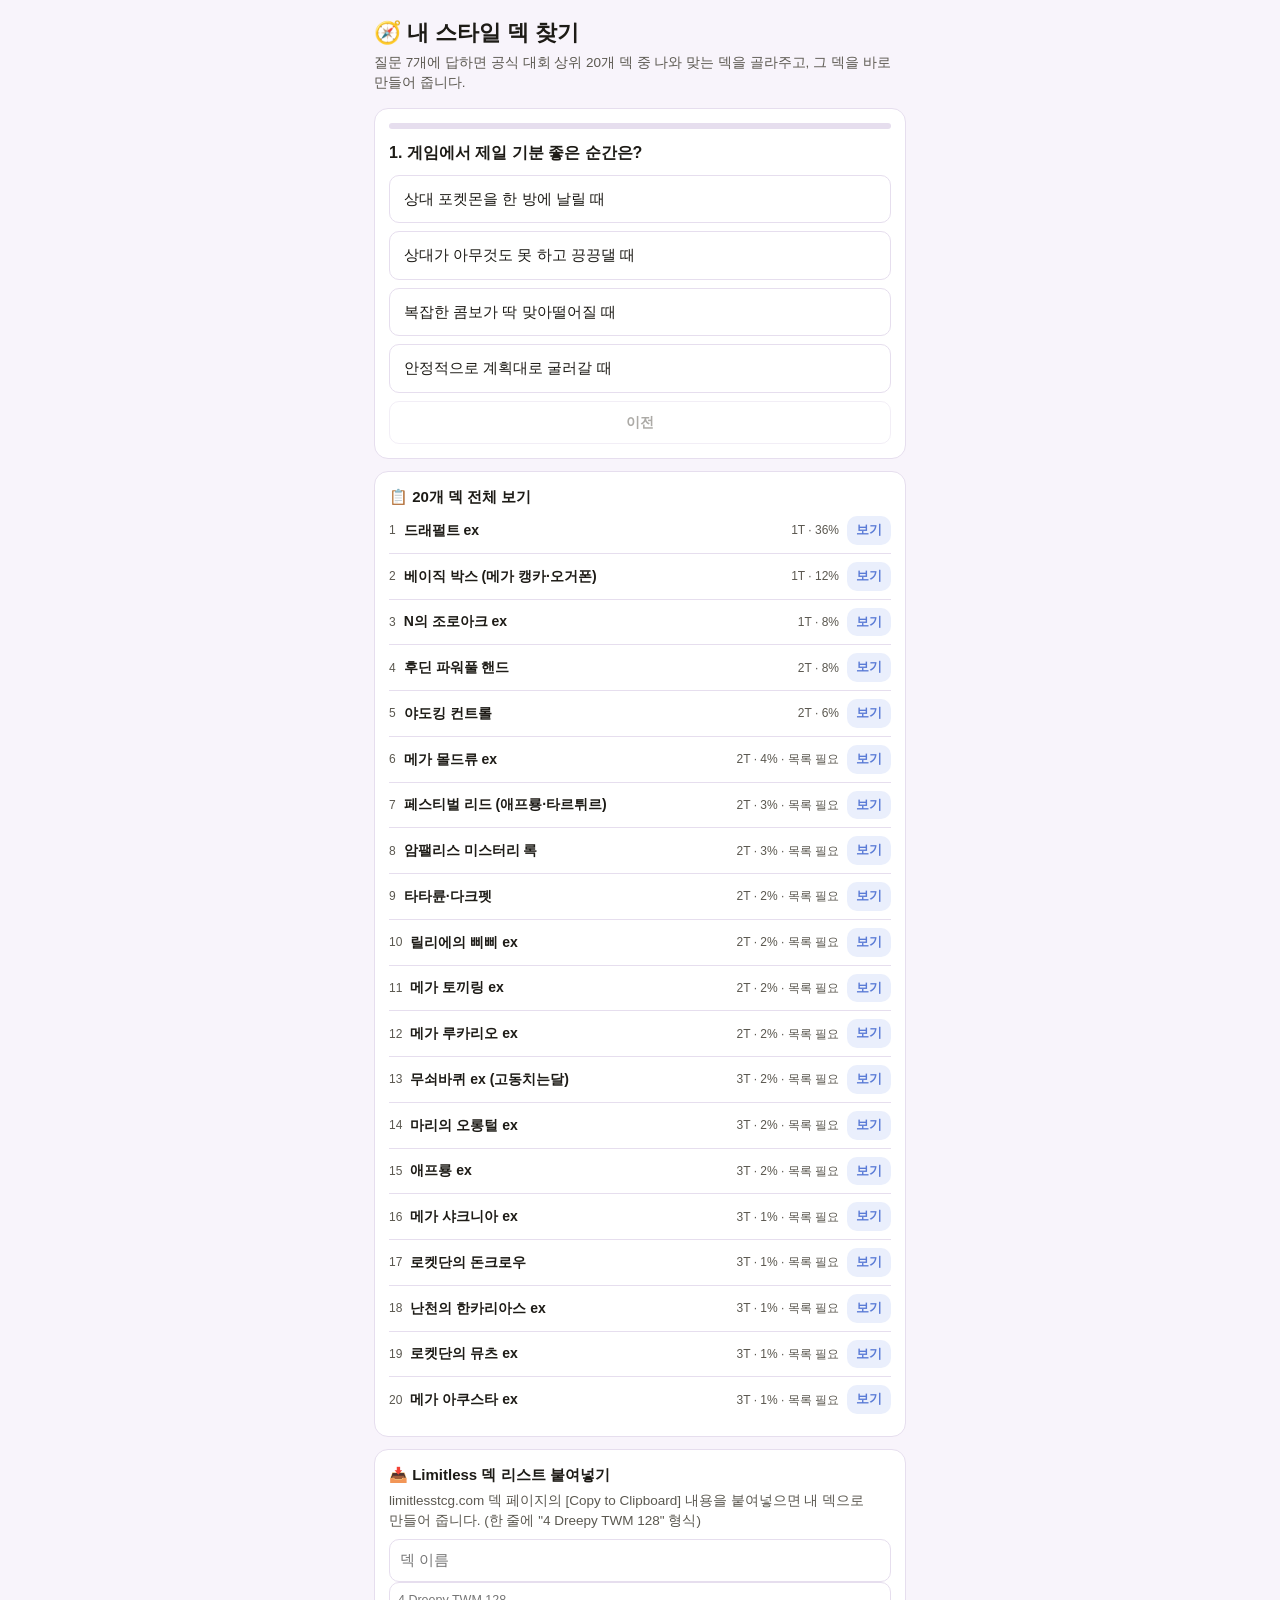
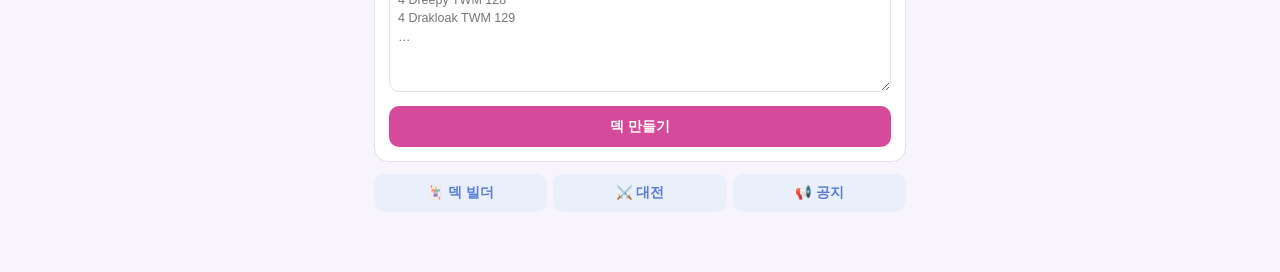
<file: meta.html>
<!DOCTYPE html>
<html lang="ko">
<head>
<meta charset="UTF-8">
<meta name="viewport" content="width=device-width, initial-scale=1, viewport-fit=cover">
<title>덱 추천 · 대구 포켓몬 카드 방</title>
<style>
  :root{--bg:#F8F4FB;--paper:#fff;--ink:#1D1B16;--ink2:#5B5850;--line:#E6DEEE;--pink:#D64A9B;--pinkS:#FBE8F3;--blue:#5A7BD6;--blueS:#EAEFFC;--ok:#2E7D32;--warn:#C0392B;--yel:#FFF7D6;box-sizing:border-box;padding-top:env(safe-area-inset-top,0px)}
  *,*::before,*::after{box-sizing:inherit}
  body{margin:0;background:var(--bg);color:var(--ink);font-family:"Pretendard","Apple SD Gothic Neo","Noto Sans KR",sans-serif;font-size:15px;line-height:1.5;word-break:keep-all}
  .wrap{max-width:560px;margin:0 auto;padding:16px 14px 60px}
  h1{margin:0 0 4px;font-size:22px}
  .sub{color:var(--ink2);font-size:13.5px;margin:0 0 14px}
  .card{background:var(--paper);border:1px solid var(--line);border-radius:14px;padding:14px;margin-bottom:12px}
  button{font:inherit;border:0;border-radius:10px;padding:10px 14px;background:var(--pink);color:#fff;font-weight:600;cursor:pointer;-webkit-tap-highlight-color:transparent}
  button.soft{background:var(--blueS);color:var(--blue)}button.ghost{background:transparent;border:1px solid var(--line);color:var(--ink2)}
  button:disabled{opacity:.5}
  .q{font-size:16px;font-weight:700;margin:0 0 10px}
  .opts{display:grid;gap:8px}
  .opts button{text-align:left;background:var(--paper);color:var(--ink);border:1px solid var(--line);padding:12px 14px;font-weight:500}
  .opts button.on{border-color:var(--pink);background:var(--pinkS)}
  .prog{height:6px;background:var(--line);border-radius:3px;margin-bottom:12px;overflow:hidden}.prog i{display:block;height:100%;background:var(--pink);width:0;transition:width .3s}
  .res{display:flex;gap:10px;align-items:flex-start}
  .res .pct{flex:0 0 64px;height:64px;border-radius:50%;background:var(--pinkS);color:var(--pink);font-weight:800;font-size:17px;display:flex;align-items:center;justify-content:center}
  .res b{display:block;font-size:16px}.res small{color:var(--ink2);display:block;font-size:12.5px}
  .tier{display:inline-block;font-size:11px;padding:1px 7px;border-radius:999px;background:var(--yel);margin-left:4px}
  .desc{font-size:13.5px;color:var(--ink2);margin:8px 0}
  .row{display:flex;gap:8px;margin-top:8px;flex-wrap:wrap}
  .row button,.row a{flex:1;text-align:center;text-decoration:none;font-size:14px}
  .row a{background:var(--blueS);color:var(--blue);padding:10px;border-radius:10px;font-weight:600}
  .type{font-size:12px;color:var(--ink2);margin-top:6px}
  .bar{display:flex;gap:4px;margin-top:6px}.bar span{flex:1;height:5px;border-radius:3px;background:var(--line)}.bar span.on{background:var(--blue)}
  .lbl{font-size:11px;color:var(--ink2);display:flex;justify-content:space-between}
  .log{font-size:12.5px;color:var(--ink2);white-space:pre-line;max-height:160px;overflow:auto;background:var(--bg);border-radius:8px;padding:8px}
  textarea{width:100%;font:inherit;font-size:12.5px;padding:8px;border:1px solid var(--line);border-radius:10px;min-height:110px}
  input[type=text]{width:100%;font:inherit;padding:9px 10px;border:1px solid var(--line);border-radius:10px}
  .all .it{display:flex;gap:8px;align-items:center;padding:8px 0;border-bottom:1px solid var(--line);font-size:14px}
  .all .it:last-child{border:0}.all .it b{flex:1}.all .it .no{color:var(--ink2);font-size:12px}
  .nav{display:flex;gap:6px;margin-top:10px}.nav a{flex:1;text-align:center;background:var(--blueS);color:var(--blue);padding:9px;border-radius:10px;text-decoration:none;font-size:13.5px;font-weight:600}
  .hide{display:none}
</style>
</head>
<body>
<div class="wrap">
  <h1>🧭 내 스타일 덱 찾기</h1>
  <p class="sub">질문 7개에 답하면 공식 대회 상위 20개 덱 중 나와 맞는 덱을 골라주고, 그 덱을 바로 만들어 줍니다.</p>

  <div class="card" id="quiz">
    <div class="prog"><i id="prog"></i></div>
    <p class="q" id="qtext"></p>
    <div class="opts" id="opts"></div>
    <div class="row"><button type="button" class="ghost" id="prev">이전</button></div>
  </div>

  <div id="result" class="hide"></div>

  <div class="card">
    <b>📋 20개 덱 전체 보기</b>
    <div class="all" id="all"></div>
  </div>

  <div class="card">
    <b>📥 Limitless 덱 리스트 붙여넣기</b>
    <p class="sub" style="margin:4px 0 8px">limitlesstcg.com 덱 페이지의 [Copy to Clipboard] 내용을 붙여넣으면 내 덱으로 만들어 줍니다. (한 줄에 "4 Dreepy TWM 128" 형식)</p>
    <input type="text" id="impName" placeholder="덱 이름">
    <textarea id="impText" placeholder="4 Dreepy TWM 128&#10;4 Drakloak TWM 129&#10;…"></textarea>
    <div class="row"><button type="button" id="impBtn">덱 만들기</button></div>
    <div class="log hide" id="impLog"></div>
  </div>

  <div class="nav"><a href="deck.html">🃏 덱 빌더</a><a href="battle.html">⚔️ 대전</a><a href="notice.html">📢 공지</a></div>
</div>

<script>
var API='https://api.tcgdex.net/v2/en/';
var META=[{"id": "dragapult", "tier": 1, "share": "36%", "style": {"aggro": 4, "control": 2, "complex": 4, "evo": 5, "consist": 4}, "diff": "중상", "desc": "2진화 드래펄트로 상대 벤치까지 데미지 카운터를 흩뿌리는 현 환경 1티어. 손패 관리와 데미지 배분 계산이 승부를 가름.", "name": "드래펄트 ex", "en": "Dragapult ex", "src": "https://limitlesstcg.com/decks/list/29003", "cards": [[4, "Dreepy", "TWM", 128], [4, "Drakloak", "TWM", 129], [3, "Dragapult ex", "TWM", 130], [2, "Budew", "ASC", 16], [2, "Munkidori", "TWM", 95], [1, "Dunsparce", "JTG", 120], [1, "Dudunsparce", "TEF", 129], [1, "Meowth ex", "POR", 62], [1, "Fezandipiti ex", "ASC", 142], [4, "Lillie's Determination", "MEG", 119], [3, "Boss's Orders", "MEG", 114], [2, "Crispin", "SCR", 133], [1, "Rosa's Encouragement", "POR", 84], [1, "Judge", "POR", 76], [4, "Poké Pad", "POR", 81], [4, "Buddy-Buddy Poffin", "TEF", 144], [4, "Crushing Hammer", "POR", 71], [3, "Night Stretcher", "ASC", 196], [3, "Ultra Ball", "MEG", 131], [1, "Unfair Stamp", "TWM", 165], [1, "Special Red Card", "CRI", 82], [2, "Risky Ruins", "MEG", 127], [3, "Fire Energy", "MEE", 10], [3, "Psychic Energy", "MEE", 13], [2, "Darkness Energy", "MEE", 15]], "lid": 284, "list": 29003}, {"id": "basicbox", "tier": 1, "share": "12%", "style": {"aggro": 5, "control": 1, "complex": 2, "evo": 1, "consist": 4}, "diff": "하", "desc": "진화 없이 기본 ex 포켓몬만 꽉 채운 박스 덱. 첫 턴부터 에너지 스위치로 몰아치는 직관적인 공격형.", "name": "베이직 박스 (메가 캥카·오거폰)", "en": "Basic Box", "src": "https://limitlesstcg.com/decks/list/29001", "cards": [[4, "Mega Kangaskhan ex", "MEG", 104], [3, "Meowth ex", "POR", 62], [2, "Latias ex", "SSP", 76], [2, "Teal Mask Ogerpon ex", "TWM", 25], [2, "Lillie's Clefairy ex", "JTG", 56], [1, "Chien-Pao", "SSP", 56], [1, "Raging Bolt ex", "TEF", 123], [1, "Iron Leaves ex", "TEF", 25], [1, "Fezandipiti ex", "ASC", 142], [1, "Enamorus", "TWM", 93], [1, "Iron Crown ex", "TEF", 81], [1, "Wellspring Mask Ogerpon ex", "TWM", 64], [4, "Crispin", "SCR", 133], [2, "Cyrano", "SSP", 170], [2, "Boss's Orders", "MEG", 114], [1, "Ciphermaniac's Codebreaking", "TEF", 145], [4, "Energy Switch", "MEG", 115], [4, "Ultra Ball", "MEG", 131], [2, "Night Stretcher", "ASC", 196], [1, "Special Red Card", "CRI", 82], [1, "Glass Trumpet", "SCR", 135], [1, "Hero's Cape", "TEF", 152], [4, "Area Zero Underdepths", "SCR", 131], [6, "Grass Energy", "MEE", 9], [3, "Psychic Energy", "MEE", 13], [2, "Fighting Energy", "MEE", 14], [2, "Lightning Energy", "MEE", 12], [1, "Water Energy", "MEE", 11]], "lid": 339, "list": 29001}, {"id": "zoroark", "tier": 1, "share": "8%", "style": {"aggro": 3, "control": 3, "complex": 5, "evo": 3, "consist": 3}, "diff": "상", "desc": "N의 조로아크가 트래시의 포켓몬 기술을 복사하는 툴박스 덱. 상황마다 다른 답을 꺼내는 재미가 있지만 알아야 할 게 많음.", "name": "N의 조로아크 ex", "en": "N's Zoroark ex", "src": "https://limitlesstcg.com/decks/list/29034", "cards": [[4, "N's Zorua", "JTG", 97], [4, "N's Zoroark ex", "JTG", 98], [1, "Buneary", "PFL", 83], [1, "Mega Lopunny ex", "PFL", 84], [1, "Tatsugiri", "TWM", 131], [1, "Fezandipiti ex", "ASC", 142], [1, "Pecharunt ex", "SFA", 39], [1, "N's Reshiram", "JTG", 116], [1, "N's Zekrom", "ASC", 155], [1, "Yveltal", "MEG", 88], [1, "Munkidori", "TWM", 95], [4, "Lillie's Determination", "MEG", 119], [3, "Boss's Orders", "MEG", 114], [2, "Judge", "POR", 76], [1, "Black Belt's Training", "JTG", 143], [1, "Cyrano", "SSP", 170], [1, "Xerosic's Machinations", "SFA", 64], [4, "Buddy-Buddy Poffin", "TEF", 144], [4, "Ultra Ball", "MEG", 131], [3, "N's PP Up", "JTG", 153], [3, "Poké Pad", "POR", 81], [2, "Night Stretcher", "ASC", 196], [1, "Secret Box", "TWM", 163], [1, "Special Red Card", "CRI", 82], [1, "Binding Mochi", "PRE", 95], [1, "Air Balloon", "ASC", 181], [2, "Team Rocket's Watchtower", "DRI", 180], [1, "Gravity Mountain", "SSP", 177], [8, "Darkness Energy", "MEE", 15]], "lid": 320, "list": 29034}, {"id": "alakazam", "tier": 2, "share": "8%", "style": {"aggro": 2, "control": 4, "complex": 4, "evo": 5, "consist": 3}, "diff": "중상", "desc": "후딘의 특성으로 손패를 가득 채우고 파워풀 핸드로 큰 데미지. 손패 개수를 관리하는 두뇌형 덱.", "name": "후딘 파워풀 핸드", "en": "Alakazam Powerful Hand", "src": "https://limitlesstcg.com/decks/list/29005", "cards": [[4, "Abra", "MEG", 54], [4, "Kadabra", "MEG", 55], [3, "Alakazam", "MEG", 56], [1, "Alakazam", "TWM", 82], [3, "Dunsparce", "JTG", 120], [2, "Dudunsparce", "TEF", 129], [1, "Fezandipiti ex", "ASC", 142], [1, "Lillie's Clefairy ex", "JTG", 56], [1, "Genesect", "SFA", 40], [1, "Elgyem", "BLK", 40], [4, "Dawn", "PFL", 87], [3, "Hilda", "WHT", 84], [2, "Boss's Orders", "MEG", 114], [1, "Eri", "TEF", 146], [4, "Poké Pad", "POR", 81], [4, "Buddy-Buddy Poffin", "TEF", 144], [2, "Wondrous Patch", "PFL", 94], [2, "Rare Candy", "MEG", 125], [1, "Night Stretcher", "ASC", 196], [1, "Sacred Ash", "DRI", 168], [1, "Special Red Card", "CRI", 82], [2, "Handheld Fan", "TWM", 150], [1, "Air Balloon", "ASC", 181], [3, "Nighttime Mine", "ASC", 197], [1, "Battle Cage", "PFL", 85], [4, "Telepathic Psychic Energy", "POR", 88], [2, "Psychic Energy", "MEE", 13], [1, "Enriching Energy", "SSP", 191]], "lid": 350, "list": 29005}, {"id": "slowking", "tier": 2, "share": "6%", "style": {"aggro": 1, "control": 5, "complex": 3, "evo": 2, "consist": 4}, "diff": "중", "desc": "야도킹으로 상대 기술을 막고 견제하며 천천히 이기는 컨트롤 덱. 상대가 답답해하는 걸 즐기는 사람용.", "name": "야도킹 컨트롤", "en": "Slowking Seek Inspiration", "src": "https://limitlesstcg.com/decks/list/29004", "cards": [[4, "Slowpoke", "SCR", 57], [3, "Slowking", "SCR", 58], [2, "Kyurem", "SFA", 47], [2, "Metagross", "CRI", 61], [2, "Mega Kangaskhan ex", "MEG", 104], [2, "Latias ex", "SSP", 76], [1, "Annihilape", "SSP", 100], [1, "Annihilape", "PBL", 41], [1, "Lillie's Clefairy ex", "JTG", 56], [1, "Meowth ex", "POR", 62], [1, "Fezandipiti ex", "ASC", 142], [4, "Lillie's Determination", "MEG", 119], [3, "Ciphermaniac's Codebreaking", "TEF", 145], [1, "Lana's Aid", "TWM", 155], [1, "Surfer", "SSP", 187], [4, "Ultra Ball", "MEG", 131], [4, "Poké Pad", "POR", 81], [3, "Wondrous Patch", "PFL", 94], [2, "Night Stretcher", "ASC", 196], [1, "Switch", "MEG", 130], [1, "Secret Box", "TWM", 163], [1, "Brave Bangle", "WHT", 80], [1, "Powerglass", "SFA", 63], [4, "Academy at Night", "SFA", 54], [4, "Telepathic Psychic Energy", "POR", 88], [4, "Psychic Energy", "MEE", 13], [2, "Boomerang Energy", "TWM", 166]], "lid": 322, "list": 29004}, {"id": "excadrill", "name": "메가 몰드류 ex", "en": "Mega Excadrill ex", "src": "https://limitlesstcg.com/decks/list/29041", "tier": 2, "share": "4%", "style": {"aggro": 5, "control": 1, "complex": 2, "evo": 2, "consist": 4}, "diff": "하", "desc": "한 방이 큰 메가 진화 어태커. 단순하고 강한 정면 승부.", "lid": 376, "list": 29041}, {"id": "festival", "name": "페스티벌 리드 (애프룡·타르튀르)", "en": "Festival Lead", "src": "https://limitlesstcg.com/decks/list/29019", "tier": 2, "share": "3%", "style": {"aggro": 3, "control": 4, "complex": 3, "evo": 3, "consist": 3}, "diff": "중", "desc": "스타디움을 유지하며 상대를 잠그는 락 계열.", "lid": 336, "list": 29019}, {"id": "crustle", "tier": 2, "share": "3%", "name": "암팰리스 미스터리 록", "en": "Crustle Mysterious Rock Inn", "src": "https://limitlesstcg.com/decks/list/29031", "style": {"aggro": 2, "control": 5, "complex": 3, "evo": 2, "consist": 3}, "diff": "중", "desc": "상대 기술을 무력화시키며 버티는 방어형.", "lid": 341, "list": 29031}, {"id": "dhelmise", "tier": 2, "share": "2%", "name": "타타륜·다크펫", "en": "Dhelmise Hide n' Sneak", "src": "https://limitlesstcg.com/decks/list/29017", "style": {"aggro": 3, "control": 3, "complex": 4, "evo": 3, "consist": 2}, "diff": "상", "desc": "변칙 콤보로 상대 허를 찌르는 로그 덱.", "lid": 374, "list": 29017}, {"id": "clefairy", "tier": 2, "share": "2%", "name": "릴리에의 삐삐 ex", "en": "Lillie's Clefairy ex", "src": "https://limitlesstcg.com/decks/list/29016", "style": {"aggro": 4, "control": 2, "complex": 2, "evo": 1, "consist": 3}, "diff": "하", "desc": "드래곤 타입 저격에 특화된 가벼운 공격 덱.", "lid": 326, "list": 29016}, {"id": "lopunny", "tier": 2, "share": "2%", "name": "메가 토끼링 ex", "en": "Mega Lopunny ex", "src": "https://limitlesstcg.com/decks/list/29010", "style": {"aggro": 5, "control": 2, "complex": 3, "evo": 3, "consist": 3}, "diff": "중", "desc": "빠른 진화와 높은 화력, 야느와르몽으로 프라이즈 가속.", "lid": 353, "list": 29010}, {"id": "lucario", "tier": 2, "share": "2%", "name": "메가 루카리오 ex", "en": "Mega Lucario ex", "src": "https://limitlesstcg.com/decks/list/29018", "style": {"aggro": 5, "control": 1, "complex": 2, "evo": 3, "consist": 4}, "diff": "하", "desc": "격투 타입의 정직한 강타. 초보에게도 추천.", "lid": 345, "list": 29018}, {"id": "ragingbolt", "tier": 3, "share": "2%", "name": "무쇠바퀴 ex (고동치는달)", "en": "Raging Bolt ex", "src": "https://limitlesstcg.com/decks/list/29105", "style": {"aggro": 5, "control": 1, "complex": 2, "evo": 1, "consist": 3}, "diff": "하", "desc": "에너지를 버려 한 방에 끝내는 초공격형 원샷.", "lid": 280, "list": 29105}, {"id": "grimmsnarl", "tier": 3, "share": "2%", "name": "마리의 오롱털 ex", "en": "Marnie's Grimmsnarl ex", "src": "https://limitlesstcg.com/decks/list/29080", "style": {"aggro": 4, "control": 3, "complex": 3, "evo": 4, "consist": 3}, "diff": "중", "desc": "악 타입 진화 어태커에 눈여아 방해를 섞은 중간형.", "lid": 329, "list": 29080}, {"id": "hydrapple", "tier": 3, "share": "2%", "name": "애프룡 ex", "en": "Hydrapple ex", "src": "https://limitlesstcg.com/decks/list/29002", "style": {"aggro": 4, "control": 2, "complex": 3, "evo": 5, "consist": 4}, "diff": "중", "desc": "풀 타입 2진화. 볼티모어 준우승 덱.", "lid": 352, "list": 29002}, {"id": "sharpedo", "tier": 3, "share": "1%", "name": "메가 샤크니아 ex", "en": "Mega Sharpedo ex", "src": "https://limitlesstcg.com/decks/list/29119", "style": {"aggro": 5, "control": 1, "complex": 2, "evo": 3, "consist": 3}, "diff": "하", "desc": "물 타입 속공. 상대가 준비되기 전에 끝내는 스타일.", "lid": 354, "list": 29119}, {"id": "honchkrow", "tier": 3, "share": "1%", "name": "로켓단의 돈크로우", "en": "Rocket's Honchkrow", "src": "https://limitlesstcg.com/decks/list/29061", "style": {"aggro": 2, "control": 5, "complex": 4, "evo": 3, "consist": 3}, "diff": "상", "desc": "상대 자원을 갉아먹는 밀 계열 컨트롤.", "lid": 356, "list": 29061}, {"id": "garchomp", "tier": 3, "share": "1%", "name": "난천의 한카리아스 ex", "en": "Cynthia's Garchomp ex", "src": "https://limitlesstcg.com/decks/list/29087", "style": {"aggro": 4, "control": 2, "complex": 3, "evo": 5, "consist": 3}, "diff": "중", "desc": "2진화 드래곤 어태커. 진화 라인 굴리기를 좋아하면.", "lid": 332, "list": 29087}, {"id": "mewtwo", "tier": 3, "share": "1%", "name": "로켓단의 뮤츠 ex", "en": "Rocket's Mewtwo ex", "src": "https://limitlesstcg.com/decks/list/29029", "style": {"aggro": 4, "control": 2, "complex": 3, "evo": 2, "consist": 3}, "diff": "중", "desc": "에너지 가속 후 뮤츠로 대미지. 로켓단 테마.", "lid": 337, "list": 29029}, {"id": "starmie", "tier": 3, "share": "1%", "name": "메가 아쿠스타 ex", "en": "Mega Starmie ex", "src": "https://limitlesstcg.com/decks/list/29020", "style": {"aggro": 4, "control": 2, "complex": 3, "evo": 3, "consist": 3}, "diff": "중", "desc": "물 타입 메가 진화, 벤치 저격형.", "lid": 362, "list": 29020}];

/* Limitless 세트 코드 → 세트 이름 */
var SETNAMES={SVI:'Scarlet & Violet',PAL:'Paldea Evolved',OBF:'Obsidian Flames',MEW:'151',PAR:'Paradox Rift',PAF:'Paldean Fates',TEF:'Temporal Forces',TWM:'Twilight Masquerade',SFA:'Shrouded Fable',SCR:'Stellar Crown',SSP:'Surging Sparks',PRE:'Prismatic Evolutions',JTG:'Journey Together',DRI:'Destined Rivals',BLK:'Black Bolt',WHT:'White Flare',MEG:'Mega Evolution',PFL:'Phantasmal Flames',POR:'Perfect Order',CRI:'Chaos Rising',ASC:'Ascended Heroes',PBL:'Pitch Black',MEE:'Mega Evolution Energies',SVP:'SV Black Star Promos',MEP:'ME Black Star Promos'};

/* ---------- 퀴즈 ---------- */
var Q=[
 {q:"게임에서 제일 기분 좋은 순간은?",o:[["상대 포켓몬을 한 방에 날릴 때",{aggro:2}],["상대가 아무것도 못 하고 끙끙댈 때",{control:2}],["복잡한 콤보가 딱 맞아떨어질 때",{complex:2}],["안정적으로 계획대로 굴러갈 때",{consist:2}]]},
 {q:"덱을 고를 때 더 끌리는 쪽은?",o:[["기본 포켓몬 위주, 바로 싸우기",{evo:-2,aggro:1}],["진화 라인을 키워서 강한 어태커 완성",{evo:2}],["상관없음, 이기는 덱이면 됨",{consist:1}]]},
 {q:"규칙과 카드 효과를 익히는 건?",o:[["최대한 단순한 게 좋다",{complex:-2}],["적당히, 몇 개는 외울 수 있다",{complex:0}],["복잡할수록 재밌다",{complex:2}]]},
 {q:"지고 있을 때 나는?",o:[["더 세게 밀어붙인다",{aggro:2}],["상대 자원을 끊어서 뒤집을 틈을 만든다",{control:2}],["역전 콤보를 찾는다",{complex:1,consist:-1}]]},
 {q:"경기 길이는?",o:[["짧고 굵게, 5턴 안에 끝",{aggro:2,control:-1}],["길게 가도 괜찮다, 천천히 조여가기",{control:2,aggro:-1}],["상관없다",{}]]},
 {q:"카드 살 예산은?",o:[["최소로, 저렴한 덱",{budget:1}],["적당히",{}],["강하면 얼마든지",{budget:-1}]]},
 {q:"대회 성적 vs 재미?",o:[["무조건 이기는 덱 (1티어)",{tier:2}],["재밌으면 2~3티어도 좋다",{tier:-1}],["남들 안 쓰는 덱이 좋다",{tier:-2,complex:1}]]}
];
var ans=[],cur=0;
function $(id){return document.getElementById(id);}
function esc(s){return String(s==null?'':s).replace(/&/g,'&amp;').replace(/</g,'&lt;');}
function showQ(){var q=Q[cur];$('prog').style.width=(cur/Q.length*100)+'%';$('qtext').textContent=(cur+1)+'. '+q.q;
  $('opts').innerHTML=q.o.map(function(o,i){return '<button type="button" data-i="'+i+'" class="'+(ans[cur]===i?'on':'')+'">'+esc(o[0])+'</button>';}).join('');
  document.querySelectorAll('#opts button').forEach(function(b){b.onclick=function(){ans[cur]=+b.dataset.i;if(cur<Q.length-1){cur++;showQ();}else finish();};});
  $('prev').disabled=cur===0;}
$('prev').onclick=function(){if(cur>0){cur--;showQ();}};
function finish(){var s={aggro:0,control:0,complex:0,evo:0,consist:0,budget:0,tier:0};
  ans.forEach(function(a,i){var w=Q[i].o[a][1];for(var k in w)s[k]+=w[k];});
  var scored=META.map(function(m){var st=m.style;var d=0;
    d+=Math.abs((st.aggro-3)-s.aggro*0.9); d+=Math.abs((st.control-3)-s.control*0.9); d+=Math.abs((st.complex-3)-s.complex*0.9); d+=Math.abs((st.evo-3)-s.evo*0.9); d+=Math.abs((st.consist-3)-s.consist*0.7);
    d+=(s.tier>0?(m.tier-1)*1.2:s.tier<0?(3-m.tier)*0.8:0);
    var pct=Math.max(35,Math.round(100-d*6.5));return {m:m,pct:pct};}).sort(function(a,b){return b.pct-a.pct;});
  var top=scored.slice(0,3);
  $('quiz').classList.add('hide');var r=$('result');r.classList.remove('hide');
  r.innerHTML='<div class="card"><b>🎯 내 스타일 결과</b><p class="sub" style="margin:4px 0 0">'+styleLabel(s)+'</p></div>'+top.map(function(t,i){return deckCard(t.m,t.pct,i===0);}).join('')+
    '<div class="row"><button type="button" class="ghost" onclick="ans=[];cur=0;$(\'result\').classList.add(\'hide\');$(\'quiz\').classList.remove(\'hide\');showQ();window.scrollTo(0,0)">다시 하기</button></div>';
  bindBuild();window.scrollTo(0,0);}
function styleLabel(s){var a=[];a.push(s.aggro>=s.control?'⚔️ 공격형':'🛡️ 컨트롤형');a.push(s.complex>=1?'🧠 콤보 선호':s.complex<=-1?'🎯 단순 선호':'⚖️ 균형');a.push(s.evo>=1?'🧬 진화 덱':s.evo<=-1?'⚡ 기본 포켓몬 덱':'🎲 상관없음');return a.join(' · ');}
function bars(st){return ['aggro','control','complex','evo','consist'].map(function(k,i){var lab=['공격','견제','복잡도','진화','안정'][i];return '<div class="lbl"><span>'+lab+'</span></div><div class="bar">'+[1,2,3,4,5].map(function(n){return '<span class="'+(n<=st[k]?'on':'')+'"></span>';}).join('')+'</div>';}).join('');}
function deckCard(m,pct,first){return '<div class="card"><div class="res"><div class="pct">'+(pct!=null?pct+'%':'')+'</div><div style="flex:1"><b>'+esc(m.name)+'<span class="tier">'+m.tier+'티어 · '+esc(m.share)+'</span></b><small>'+esc(m.en)+' · 난이도 '+esc(m.diff)+'</small></div></div>'+
  '<p class="desc">'+esc(m.desc)+'</p>'+bars(m.style)+
  '<div class="row">'+(m.cards?'<button type="button" data-build="'+m.id+'">'+(first?'⚡ 이 덱 바로 만들기':'이 덱 만들기')+'</button>':'<button type="button" data-auto="'+m.id+'">'+(first?'⚡ 자동으로 가져와서 만들기':'자동으로 가져와서 만들기')+'</button>')+'<a href="'+m.src+'" target="_blank" rel="noopener">대회 리스트 보기</a></div>'+
  (m.cards?'':'<p class="type">최신 대회 리스트를 Limitless에서 자동으로 읽어와 만듭니다. 자동이 실패하면 링크에서 [Copy to Clipboard] 후 아래 붙여넣기 칸에 넣어도 돼요.</p>')+'<div class="log hide" id="log-'+m.id+'"></div></div>';}
function bindBuild(){document.querySelectorAll('[data-build]').forEach(function(b){b.onclick=function(){var m=META.find(function(x){return x.id===b.dataset.build;});buildDeck(m.name,m.cards,$('log-'+m.id),b);};});
  document.querySelectorAll('[data-auto]').forEach(function(b){b.onclick=function(){var m=META.find(function(x){return x.id===b.dataset.auto;});autoFetch(m,$('log-'+m.id),b);};});}

/* ---------- Limitless 자동 읽기 (공개 CORS 프록시 경유) ---------- */
var PROXIES=['https://api.allorigins.win/raw?url=','https://corsproxy.io/?','https://api.codetabs.com/v1/proxy?quest='];
function viaProxy(url,i){i=i||0;if(i>=PROXIES.length)return Promise.reject(new Error('proxy'));
  var ctl=('AbortController' in window)?new AbortController():null;var timer=ctl?setTimeout(function(){ctl.abort();},9000):null;
  return fetch(PROXIES[i]+encodeURIComponent(url),ctl?{signal:ctl.signal}:{}).then(function(r){if(timer)clearTimeout(timer);if(!r.ok)throw 0;return r.text();}).then(function(t){if(!t||t.length<500)throw 0;return t;}).catch(function(){if(timer)clearTimeout(timer);return viaProxy(url,i+1);});}
function parseLimitlessList(html){var cards=[],seen={};var re=/<a[^>]*href="[^"]*\/cards\/([A-Z]{2,5})\/(\d+[a-zA-Z]?)"[^>]*>\s*(\d+)\s+([^<]+?)\s*(?:<|$)/g,m;
  while((m=re.exec(html))){var key=m[1]+m[2];if(seen[key])continue;seen[key]=1;cards.push([+m[3],m[4].replace(/&#39;|&apos;/g,"'").replace(/&amp;/g,'&').trim(),m[1],m[2]]);}
  return cards;}
function autoFetch(m,logEl,btn){if(btn){btn.disabled=true;btn.textContent='리스트 읽는 중…';}if(logEl){logEl.classList.remove('hide');logEl.textContent='Limitless에서 최신 리스트 읽는 중…';}
  var listUrl=m.list?'https://limitlesstcg.com/decks/list/'+m.list:null;
  var p=listUrl?viaProxy(listUrl):Promise.reject();
  p.catch(function(){ /* 저장된 리스트 번호가 없거나 실패 → 덱 페이지에서 최신 리스트 찾기 */
    return viaProxy('https://limitlesstcg.com/decks/'+m.lid+'?format=standard').then(function(h){var mm=h.match(/\/decks\/list\/(\d+)/);if(!mm)throw 0;return viaProxy('https://limitlesstcg.com/decks/list/'+mm[1]);});})
  .then(function(html){var cards=parseLimitlessList(html);var total=cards.reduce(function(a,c){return a+c[0];},0);
    if(total<55)throw new Error('parse');
    m.cards=cards;if(logEl)logEl.textContent='리스트 '+total+'장 읽음 → 카드 찾는 중…';
    buildDeck(m.name,cards,logEl,btn);})
  .catch(function(){if(logEl)logEl.innerHTML='자동 읽기가 막혔어요 (프록시 차단 또는 네트워크). <a href="'+m.src+'" target="_blank">Limitless 리스트</a>에서 [Copy to Clipboard] 후 아래 붙여넣기 칸을 써 주세요.';if(btn){btn.disabled=false;btn.textContent='다시 시도';}});}
$('all').innerHTML=META.map(function(m,i){return '<div class="it"><span class="no">'+(i+1)+'</span><b>'+esc(m.name)+'</b><span class="no">'+m.tier+'T · '+esc(m.share)+(m.cards?'':' · 목록 필요')+'</span><button type="button" class="soft" style="padding:5px 9px;font-size:12.5px" data-show="'+m.id+'">보기</button></div>';}).join('');
document.querySelectorAll('[data-show]').forEach(function(b){b.onclick=function(){var m=META.find(function(x){return x.id===b.dataset.show;});$('quiz').classList.add('hide');var r=$('result');r.classList.remove('hide');r.innerHTML=deckCard(m,null,true)+'<div class="row"><button type="button" class="ghost" onclick="ans=[];cur=0;$(\'result\').classList.add(\'hide\');$(\'quiz\').classList.remove(\'hide\');showQ();window.scrollTo(0,0)">퀴즈로 돌아가기</button></div>';bindBuild();window.scrollTo(0,0);};});

/* ---------- 덱 생성 (TCGdex 영어 데이터로 카드 찾기) ---------- */
var setsP=null,setMap={};
function loadSets(){if(setsP)return setsP;setsP=fetch(API+'sets').then(function(r){return r.json();}).then(function(list){list.forEach(function(s){setMap[String(s.name).toLowerCase()]=s.id;});return setMap;});return setsP;}
function setId(code){var nm=(SETNAMES[code]||'').toLowerCase();if(!nm)return null;if(setMap[nm])return setMap[nm];for(var k in setMap){if(k===nm)return setMap[k];}for(var k2 in setMap){if(k2.indexOf(nm)===0)return setMap[k2];}return null;}
var nameCache={};
function findCard(name,code,num){var key=name.toLowerCase();
  var p=nameCache[key]?Promise.resolve(nameCache[key]):fetch(API+'cards?name='+encodeURIComponent(name)).then(function(r){return r.json();}).then(function(a){nameCache[key]=Array.isArray(a)?a:[];return nameCache[key];}).catch(function(){return [];});
  return p.then(function(list){if(!list.length)return null;var sid=setId(code);var n=String(num);
    var exact=list.filter(function(c){return String(c.name).toLowerCase()===key;});var pool=exact.length?exact:list;
    var hit=pool.find(function(c){return sid&&c.id.indexOf(sid+'-')===0&&String(parseInt(c.localId,10))===String(parseInt(n,10));})
      ||pool.find(function(c){return sid&&c.id.indexOf(sid+'-')===0;})
      ||pool.find(function(c){return String(parseInt(c.localId,10))===String(parseInt(n,10));})
      ||pool[pool.length-1];
    return hit;});}
function buildDeck(name,cards,logEl,btn){if(btn){btn.disabled=true;btn.textContent='만드는 중…';}
  if(logEl){logEl.classList.remove('hide');logEl.textContent='카드 정보 불러오는 중…';}
  var deck={name:name,lang:'en',cards:{}},miss=[],done=0;
  loadSets().then(function(){var chain=Promise.resolve();
    cards.forEach(function(c){chain=chain.then(function(){return findCard(c[1],c[2],c[3]).then(function(hit){done++;if(logEl)logEl.textContent='카드 찾는 중… '+done+'/'+cards.length;
      if(!hit){miss.push(c[0]+' '+c[1]+' '+c[2]+' '+c[3]);return;}
      var e=deck.cards[hit.id]||(deck.cards[hit.id]={id:hit.id,name:hit.name,img:hit.image||'',n:0});e.n+=c[0];});});});
    return chain;}).then(function(){
    var total=0;for(var k in deck.cards)total+=deck.cards[k].n;
    var arr=[];try{arr=JSON.parse(localStorage.getItem('dgpk_decks')||'[]');}catch(e){}
    var i=arr.findIndex(function(d){return d.name===deck.name;});deck.saved=Date.now();if(i>-1)arr[i]=deck;else arr.push(deck);
    localStorage.setItem('dgpk_decks',JSON.stringify(arr));localStorage.setItem('dgpk_lang','en');
    var msg='✔ "'+name+'" 저장 완료 ('+total+'장)'+(miss.length?'\n못 찾은 카드 '+miss.length+'장 — 덱 빌더에서 직접 추가하세요:\n'+miss.join('\n'):'');
    if(logEl)logEl.textContent=msg;
    if(btn){btn.disabled=false;btn.textContent='✔ 저장됨 — 대전 페이지에서 선택';}
    var code=btoa(unescape(encodeURIComponent(JSON.stringify({name:deck.name,lang:'en',cards:deck.cards}))));
    if(logEl)logEl.innerHTML+='<div class="row"><a href="battle.html">⚔️ 대전으로</a><a href="deck.html">🃏 덱 빌더에서 수정</a></div><p class="type">덱 코드 (카톡 공유용): <textarea readonly style="min-height:60px">'+code+'</textarea></p>';
  }).catch(function(){if(logEl)logEl.textContent='카드 데이터를 불러오지 못했어요. 잠시 후 다시 시도해 주세요.';if(btn){btn.disabled=false;btn.textContent='다시 시도';}});}

/* ---------- 붙여넣기 임포트 ---------- */
$('impBtn').onclick=function(){var t=$('impText').value,name=$('impName').value.trim()||'가져온 덱';var cards=[];
  t.split(/\n/).forEach(function(line){var m=line.trim().match(/^(\d+)\s+(.+?)\s+([A-Z]{2,4})\s+(\d+[a-zA-Z]?)$/);if(m)cards.push([+m[1],m[2],m[3],m[4]]);});
  if(!cards.length){alert('형식을 못 읽었어요. "4 Dreepy TWM 128" 같은 줄이 필요합니다.');return;}
  buildDeck(name,cards,$('impLog'),$('impBtn'));};

showQ();
</script>
</body>
</html>
</file>
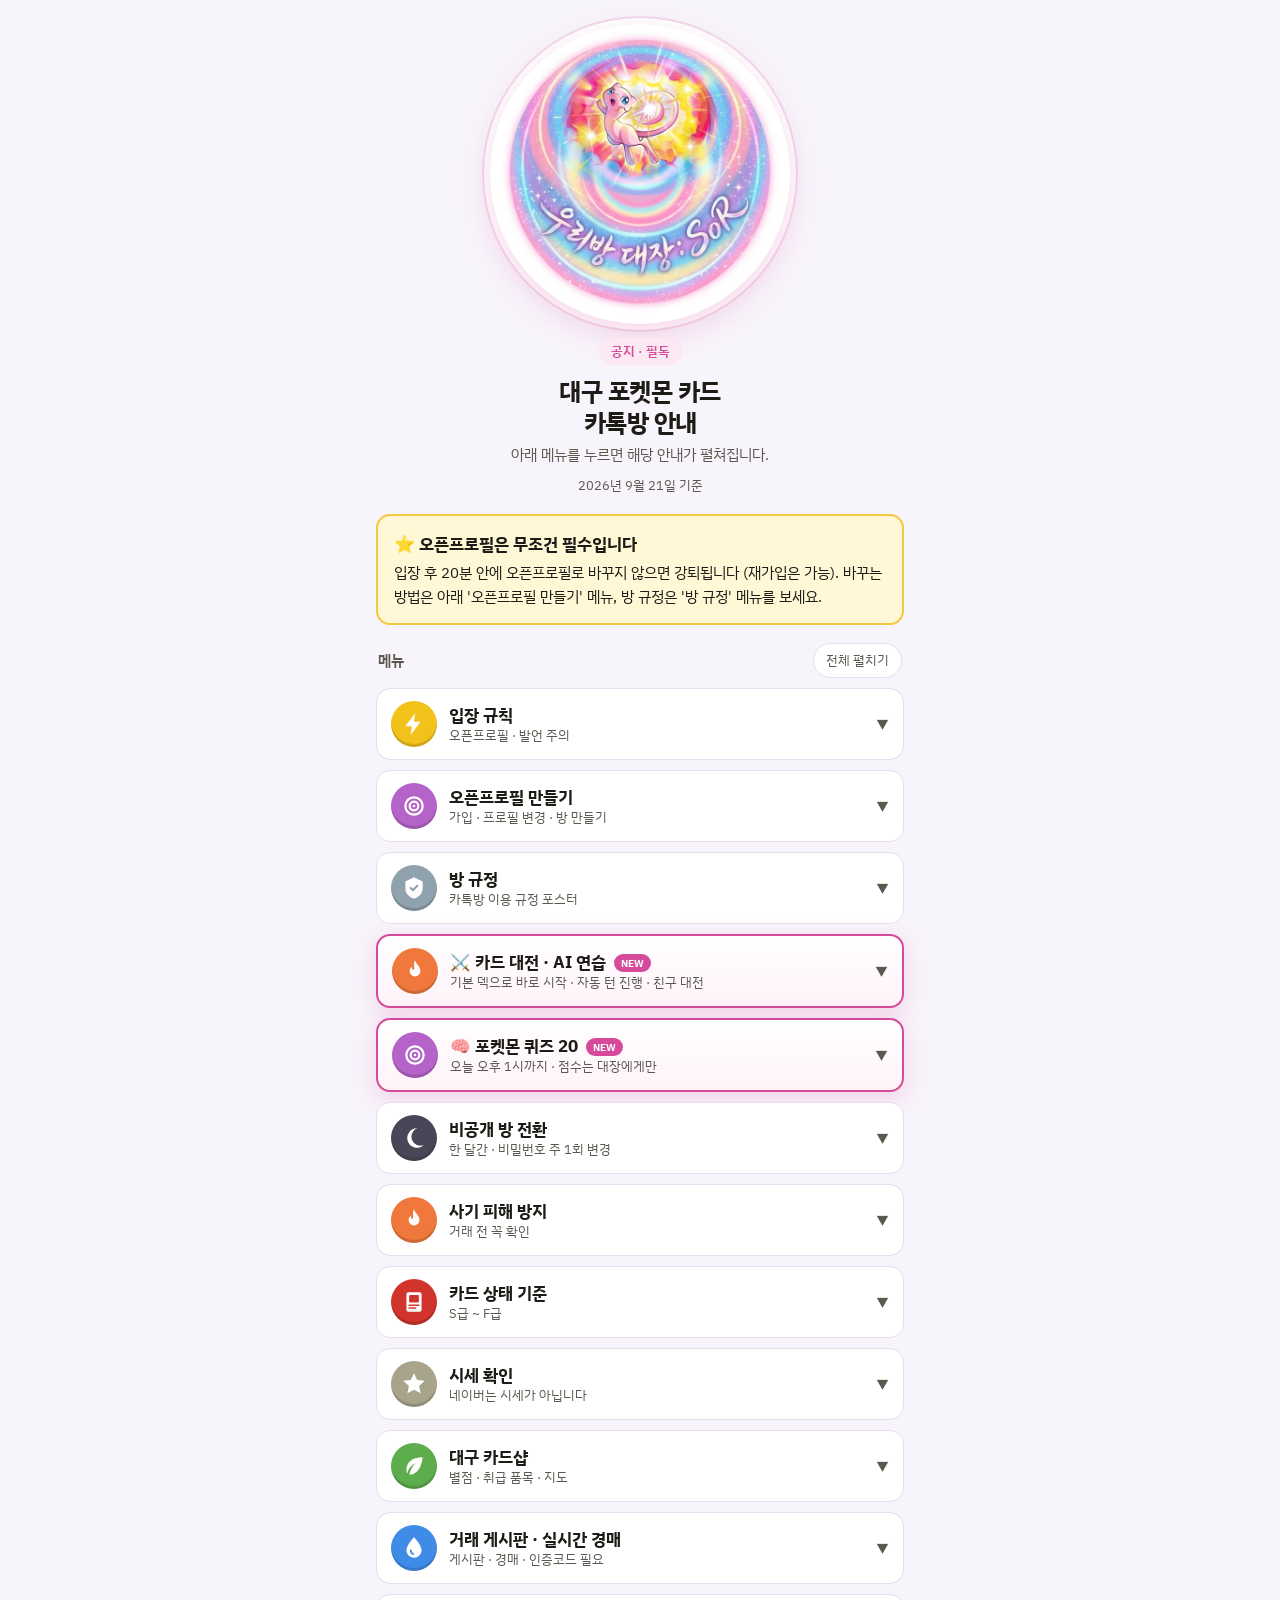
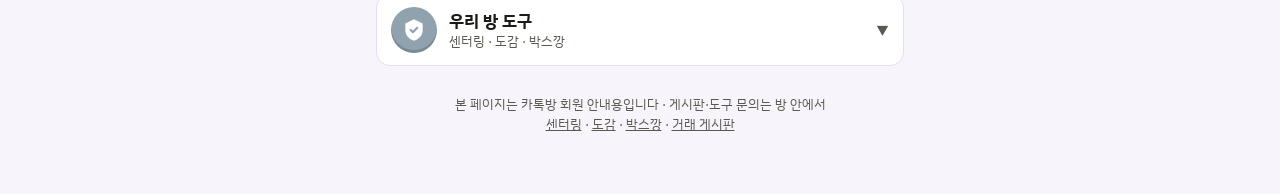
<file: notice.html>
<!DOCTYPE html>
<html lang="ko">
<head>
<meta charset="UTF-8">
<meta name="viewport" content="width=device-width, initial-scale=1, viewport-fit=cover">
<title>대구 포켓몬 카드 카톡방 공지</title>
<meta name="description" content="대구 포켓몬 카드 카톡방 공지 — 입장 규칙, 오픈프로필 만들기, 사기 예방, 카드 등급 기준, 대구 카드샵, 거래 게시판 안내">
<link rel="preconnect" href="https://fonts.googleapis.com">
<link href="https://fonts.googleapis.com/css2?family=IBM+Plex+Sans+KR:wght@400;500;600;700&display=swap" rel="stylesheet">
<style>
  :root{
    --bg:#F8F4FB;
    --paper:#FFFFFF;
    --ink:#1D1B16;
    --ink-2:#5B5850;
    --line:#E6DEEE;
    --red:#D64A9B;
    --red-soft:#FBE8F3;
    --yellow:#F5C842;
    --yellow-soft:#FFF7D6;
    --blue:#5A7BD6;
    --blue-soft:#EAEFFC;
    --radius:14px;
    box-sizing:border-box;
    padding-top:env(safe-area-inset-top,0px);
    padding-bottom:env(safe-area-inset-bottom,0px);
  }
  *,*::before,*::after{box-sizing:inherit}
  html{scroll-padding-top:env(safe-area-inset-top,0px)}
  body{
    margin:0;background:var(--bg);color:var(--ink);
    font-family:"IBM Plex Sans KR","Pretendard","Apple SD Gothic Neo","Noto Sans KR",sans-serif;
    font-size:16px;line-height:1.6;word-break:keep-all;-webkit-text-size-adjust:100%;
  }
  a{color:var(--blue)}
  .wrap{max-width:560px;margin:0 auto;padding:16px 16px 60px}

  /* 헤더 */
  .hero{text-align:center;padding:8px 4px 18px}
  .hero-img{
    width:min(72vw,300px);height:auto;aspect-ratio:1;border-radius:50%;display:block;margin:0 auto 14px;
    box-shadow:0 10px 30px rgba(214,74,155,.22),0 0 0 6px #fff,0 0 0 8px #F3D9EA;
  }
  .hero-tag{display:inline-block;font-size:13px;font-weight:600;color:var(--red);background:var(--red-soft);padding:3px 12px;border-radius:999px}
  .hero h1{margin:10px 0 6px;font-size:25px;line-height:1.25;font-weight:700;letter-spacing:-0.02em}
  .hero p{margin:0;color:var(--ink-2);font-size:15px}
  .hero .updated{margin-top:8px;font-size:13px;color:var(--ink-2)}

  /* 최상단 필수 공지 */
  .must{
    background:var(--yellow-soft);border:2px solid var(--yellow);border-radius:var(--radius);
    padding:14px 16px;margin-bottom:18px;
  }
  .must strong{display:block;font-size:17px;margin-bottom:4px}
  .must p{margin:0;font-size:15px}

  /* 메뉴 = 아코디언 한 목록 */
  .menu-head{display:flex;justify-content:space-between;align-items:center;margin:4px 2px 10px}
  .menu-head h2{margin:0;font-size:15px;font-weight:600;color:var(--ink-2)}
  .menu-head button{
    border:1px solid var(--line);background:var(--paper);color:var(--ink-2);
    font:inherit;font-size:13px;padding:6px 12px;border-radius:999px;cursor:pointer;
  }
  .sec{
    background:var(--paper);border:1px solid var(--line);border-radius:var(--radius);
    margin-bottom:10px;overflow:hidden;transition:border-color .15s;
  }
  .sec.open{border-color:var(--red)}
  .sec-head{
    width:100%;display:flex;align-items:center;gap:12px;background:none;border:0;
    padding:12px 14px;font:inherit;color:var(--ink);text-align:left;cursor:pointer;
    -webkit-tap-highlight-color:transparent;
  }
  .sec-head:active{background:#F3EDF8}
  .sec-head .badge{
    flex:0 0 46px;width:46px;height:46px;border-radius:50%;display:flex;align-items:center;justify-content:center;
    background:var(--c,#ddd);box-shadow:inset 0 -3px 0 rgba(0,0,0,.15);
  }
  .sec-head .badge svg{width:26px;height:26px;display:block}
  .sec-head .txt{flex:1;min-width:0}
  .sec-head .t{display:block;font-size:16.5px;font-weight:700;line-height:1.3}
  .sec-head .d{display:block;font-size:13px;color:var(--ink-2);line-height:1.35;margin-top:2px}
  .sec-head .chev{color:var(--ink-2);font-size:13px;transition:transform .2s;flex:0 0 auto}
  .sec.open .sec-head .chev{transform:rotate(180deg)}
  .sec.open .sec-head{border-bottom:1px solid var(--line)}
  .sec-body{display:none;padding:14px 16px 16px;font-size:15px}
  .sec.open .sec-body{display:block}
  .sec-body h3{margin:16px 0 6px;font-size:15px;font-weight:700;color:var(--ink)}
  .sec-body h3:first-child{margin-top:0}
  .sec-body p{margin:0 0 10px}
  .sec-body ul,.sec-body ol{margin:0 0 10px;padding-left:20px}
  .sec-body li{margin-bottom:6px}
  .sec-body .note{background:var(--blue-soft);border-left:4px solid var(--blue);padding:10px 12px;border-radius:8px;margin:12px 0;font-size:14px}
  .sec-body .warn{background:var(--red-soft);border-left:4px solid var(--red);padding:10px 12px;border-radius:8px;margin:12px 0;font-size:14px}
  .sec-body .link-btn{
    display:block;text-align:center;background:var(--ink);color:#fff;text-decoration:none;
    padding:12px;border-radius:10px;font-weight:600;margin:10px 0;
  }
  .sec-body .link-btn.soft{background:var(--blue-soft);color:var(--blue)}
  .sec-body .back{margin-top:14px;font-size:13px;color:var(--ink-2);background:none;border:0;padding:0;cursor:pointer;font-family:inherit;text-decoration:underline}
  .menu-head button:focus-visible,.sec-head:focus-visible{outline:3px solid var(--blue);outline-offset:2px}

  
  /* 표 */
  .grade{width:100%;border-collapse:collapse;font-size:14px;margin:6px 0 10px}
  .grade th,.grade td{border-bottom:1px solid var(--line);padding:9px 6px;vertical-align:top;text-align:left}
  .grade th{width:46px;font-weight:700;white-space:nowrap}
  .grade tr:last-child td,.grade tr:last-child th{border-bottom:0}
  .g-S{color:#B8860B}.g-A{color:#2E7D32}.g-B{color:#2F5DA8}.g-C{color:#8E6A1F}.g-D{color:#B04A2A}.g-F{color:var(--red)}

  .poster{width:100%;display:block;border-radius:12px;border:1px solid var(--line);box-shadow:0 6px 18px rgba(214,74,155,.15)}

  /* 카드샵 한눈에 표 */
  .shoptab-wrap{overflow-x:auto;-webkit-overflow-scrolling:touch;margin:6px -4px 12px}
  .shoptab{border-collapse:collapse;font-size:13px;min-width:100%;white-space:nowrap}
  .shoptab th,.shoptab td{border-bottom:1px solid var(--line);padding:8px 8px;text-align:center}
  .shoptab th{font-weight:700;background:var(--red-soft);font-size:12.5px}
  .shoptab td:first-child,.shoptab th:first-child{text-align:left;font-weight:600;position:sticky;left:0;background:var(--paper)}
  .shoptab th:first-child{background:var(--red-soft)}
  .shoptab .y{color:#2E7D32;font-weight:700}.shoptab .q{color:#B9B3A8}
  .legend{font-size:12.5px;color:var(--ink-2);margin:0 0 6px}
  .shop .map{display:inline-block;margin-top:4px;font-size:13px;color:var(--blue)}

  .reviews{font-size:14px}
  .rv-shop{margin:0 0 12px}
  .rv-shop b{display:block;font-size:14.5px;margin-bottom:4px}
  .rv{background:var(--bg);border-radius:10px;padding:8px 11px;margin-bottom:6px}
  .rv .m{display:block;font-size:12px;color:var(--ink-2);margin-top:2px}
  .rv .tags{font-size:11.5px;color:var(--blue)}

  /* 매장 목록 (누르면 펼침) */
  .shoplist{margin:0 0 10px}
  .shopc{border:1px solid var(--line);border-radius:12px;margin-bottom:8px;overflow:hidden;background:var(--paper)}
  .shopc-h{width:100%;display:flex;align-items:center;gap:8px;background:none;border:0;padding:11px 12px;font:inherit;color:var(--ink);text-align:left;cursor:pointer;-webkit-tap-highlight-color:transparent}
  .shopc-h .nm{font-weight:700;font-size:15px;flex:1;min-width:0}
  .shopc-h .nm small{display:block;font-weight:400;font-size:12px;color:var(--ink-2)}
  .shopc-h .st{font-size:13px;color:#B8860B;font-weight:700;white-space:nowrap}
  .shopc-h .st.none{color:var(--ink-2);font-weight:400}
  .shopc-h .chev{color:var(--ink-2);font-size:12px;transition:transform .2s}
  .shopc.open .shopc-h .chev{transform:rotate(180deg)}
  .shopc-b{display:none;padding:0 12px 12px;border-top:1px solid var(--line)}
  .shopc.open .shopc-b{display:block}
  .shopc-b .addr{font-size:14px;color:var(--ink-2);margin:10px 0 6px}
  .shopc-b .hours{font-size:13.5px;margin:0 0 6px}
  .shopc-b .link-btn{margin:8px 0}
  .heart{color:var(--red)}
  .sec.hot{border:2px solid var(--red);box-shadow:0 8px 24px rgba(214,74,155,.18);background:linear-gradient(180deg,#fff 0%,#FFF3F9 100%)}
  .sec.hot .sec-head .t::after{content:"NEW";margin-left:8px;font-size:10px;font-weight:800;color:#fff;background:var(--red);border-radius:999px;padding:2px 7px;vertical-align:middle;animation:pulse 1.6s ease-in-out infinite}
  @keyframes pulse{0%,100%{opacity:1}50%{opacity:.45}}
  .gamehero{background:linear-gradient(135deg,#F5C842,#F0783C);color:#3a2000;border-radius:12px;padding:14px 16px;font-weight:700;font-size:16px;margin-bottom:10px;line-height:1.35}
  .gamehero small{display:block;font-weight:500;font-size:12.5px;margin-top:4px;opacity:.85}
  .link-btn.hot{background:var(--red)!important;font-size:16px;padding:14px!important}

  .pray{text-align:center;background:var(--yellow-soft);border:1px dashed var(--yellow);border-radius:10px;padding:10px 12px;margin:-2px 0 10px;font-size:14px}
  .pray b{display:block;font-size:16px;margin-top:2px}

  /* 카드샵 */
  .shop{padding:10px 0;border-bottom:1px solid var(--line)}
  .shop:last-child{border-bottom:0}
  .shop b{display:block;font-size:15px}
  .shop span{display:block;font-size:14px;color:var(--ink-2)}
  .shop .map{font-size:13px}

  /* 단계 */
  .steps{counter-reset:s;list-style:none;padding:0;margin:0 0 10px}
  .steps li{position:relative;padding-left:34px;margin-bottom:10px;min-height:26px}
  .steps li::before{
    counter-increment:s;content:counter(s);position:absolute;left:0;top:1px;
    width:24px;height:24px;border-radius:50%;background:var(--red);color:#fff;
    font-size:13px;font-weight:700;display:flex;align-items:center;justify-content:center;
  }

  .foot{margin-top:28px;text-align:center;font-size:12.5px;color:var(--ink-2)}
  .foot a{color:var(--ink-2)}

  @media (prefers-reduced-motion:reduce){*{transition:none!important}}
</style>
</head>
<body>
<div class="wrap">

  <header class="hero">
    <img class="hero-img" src="leader.jpg" alt="우리방 대장 SoR">
    <span class="hero-tag">공지 · 필독</span>
    <h1>대구 포켓몬 카드<br>카톡방 안내</h1>
    <p>아래 메뉴를 누르면 해당 안내가 펼쳐집니다.</p>
    <div class="updated" id="updated"></div>
  </header>

  <div class="must" id="must"></div>

  <div class="menu-head">
    <h2>메뉴</h2>
    <button type="button" id="toggleAll">전체 펼치기</button>
  </div>

  <div id="sections"></div>

  <div class="foot">
    본 페이지는 카톡방 회원 안내용입니다 · 게시판·도구 문의는 방 안에서<br>
    <a href="index.html">센터링</a> · <a href="pokedex.html">도감</a> · <a href="boxbreak.html">박스깡</a> · <a href="market.html">거래 게시판</a>
  </div>
</div>

<script>
/* ============================================================
   ▼▼ 여기만 고치면 됩니다 ▼▼
   - UPDATED : 공지 갱신 날짜
   - MUST    : 맨 위 노란 필수 공지
   - MENUS   : 메뉴 목록. 항목을 복사해서 붙여넣으면 메뉴가 추가됩니다.
       id   : 영문, 겹치지 않게
       hot  : true 면 빨간 테두리 + NEW 배지로 강조
       type : 아이콘 종류 (위 ICONS 목록 중 하나: fire, water, electric, grass, psychic, fighting, steel, normal, dark, card)
       title: 메뉴 이름
       desc : 메뉴 타일에 보이는 한 줄 설명
       body : 펼쳤을 때 보이는 내용 (HTML 그대로 작성)
   ============================================================ */

/* 타입별 아이콘 (직접 그린 SVG). 메뉴의 type 값으로 고릅니다.
   fire / water / electric / grass / psychic / fighting / steel / normal / dark */
var ICONS = {
  fire:     {c:"#F0783C", svg:'<svg viewBox="0 0 24 24" fill="none"><path d="M12 2c1 4 5 5 5 10a5 5 0 0 1-10 0c0-2 1-3 2-4 0 2 1 3 2 3 1-3-1-5 1-9z" fill="#fff"/></svg>'},
  water:    {c:"#3F8CE8", svg:'<svg viewBox="0 0 24 24" fill="none"><path d="M12 2s7 7 7 12a7 7 0 0 1-14 0c0-5 7-12 7-12z" fill="#fff"/><path d="M9 14c0 2 1 3 2.5 3.5" stroke="#3F8CE8" stroke-width="1.6" stroke-linecap="round"/></svg>'},
  electric: {c:"#F2C21B", svg:'<svg viewBox="0 0 24 24" fill="none"><path d="M13 2 4 14h6l-1 8 9-12h-6l1-8z" fill="#fff"/></svg>'},
  grass:    {c:"#5EAD4C", svg:'<svg viewBox="0 0 24 24" fill="none"><path d="M20 4C10 4 5 9 5 16c0 2 1 3 1 3s0-6 8-10c-6 5-6 11-6 11s10 1 12-16z" fill="#fff"/></svg>'},
  psychic:  {c:"#B563C8", svg:'<svg viewBox="0 0 24 24" fill="none"><circle cx="12" cy="12" r="8" stroke="#fff" stroke-width="2"/><circle cx="12" cy="12" r="4" stroke="#fff" stroke-width="2"/><circle cx="12" cy="12" r="1.2" fill="#fff"/></svg>'},
  fighting: {c:"#C1663A", svg:'<svg viewBox="0 0 24 24" fill="none"><path d="M7 11V7a1.5 1.5 0 0 1 3 0v3m0-4V5a1.5 1.5 0 0 1 3 0v5m0-4V5a1.5 1.5 0 0 1 3 0v6m0-3a1.5 1.5 0 0 1 3 0v6a6 6 0 0 1-12 0v-3l-2-2a1.4 1.4 0 0 1 2-2l2 2" stroke="#fff" stroke-width="1.8" stroke-linecap="round" stroke-linejoin="round"/></svg>'},
  steel:    {c:"#8FA2AE", svg:'<svg viewBox="0 0 24 24" fill="none"><path d="M12 2 20 6v6c0 5-3.5 8.5-8 10-4.5-1.5-8-5-8-10V6l8-4z" fill="#fff"/><path d="m9 12 2 2 4-4" stroke="#8FA2AE" stroke-width="2" stroke-linecap="round" stroke-linejoin="round"/></svg>'},
  normal:   {c:"#A8A48C", svg:'<svg viewBox="0 0 24 24" fill="none"><path d="M12 2l2.9 6.3 6.9.8-5.1 4.7 1.4 6.8L12 17.2 5.9 20.6l1.4-6.8L2.2 9.1l6.9-.8L12 2z" fill="#fff"/></svg>'},
  dark:     {c:"#4A4658", svg:'<svg viewBox="0 0 24 24" fill="none"><path d="M15 3a9 9 0 1 0 6 15.5A8 8 0 0 1 15 3z" fill="#fff"/></svg>'},
  card:     {c:"#D0342C", svg:'<svg viewBox="0 0 24 24" fill="none"><rect x="5" y="3" width="14" height="18" rx="2" fill="#fff"/><rect x="7.5" y="5.5" width="9" height="7" rx="1" fill="#D0342C"/><path d="M7.5 15h9M7.5 17.5h6" stroke="#D0342C" stroke-width="1.4" stroke-linecap="round"/></svg>'}
};

/* 카드샵 리뷰 (구글 폼 → 시트 웹게시 CSV) */
var REVIEW = {
  csv:  "https://docs.google.com/spreadsheets/d/e/2PACX-1vRLFx41b0eGNfBDUSEqBQmG1qS1XpPl250Lzx4XWDh3svJfM0fcAkC0ElJ2L9fz2fD8bRdAGAKFbaUY/pub?gid=1946713247&single=true&output=csv",
  form: "https://forms.gle/NfJ3mH8hanJziGui8",
  code: "7942"   /* 폼 인증코드. 이 값과 다른 응답은 표시 안 함 */
};

/* 카드샵 목록. 매장 추가는 여기 한 줄 복사.
   name: 표·리뷰에 쓰는 이름 (폼의 매장 이름과 일부만 겹쳐도 매칭됨)
   map : 네이버지도 링크. 비워 두면 주소로 네이버지도 검색 링크를 자동 생성
   official: true 면 이름 앞에 ♥ 표시
   기본값(single 등): true = ✔, "?" = 제보 대기. 리뷰가 들어오면 제보 수로 자동 덮어씀 */
var SHOPS = [
  { name:"카드랑",      area:"동성로", addr:"대구 중구 사일동 81", note:"동성로 자라 오른쪽 골목 (떡볶이 골목)", map:"", single:"?", oripa:"?", classic:"?", play:"?", box:"?" },
  { name:"피쿠샵",      area:"동성로", addr:"대구 중구 동성로3길 20 2층", note:"IN디팡 상가 2층", map:"", single:"?", oripa:"?", classic:"?", play:"?", box:"?" },
  { name:"포켓섬",      area:"동성로", addr:"대구 중구 동성로2길 12-38 1층", note:"poket.som", map:"", single:"?", oripa:"?", classic:"?", play:"?", box:"?" },
  { name:"토레카",      area:"동성로", addr:"대구 중구 동성로6길 49 2층", note:"", map:"https://naver.me/FVFpczgR", single:"?", oripa:"?", classic:"?", play:"?", box:"?" },
  { name:"도파민센터",  area:"동성로", addr:"대구 중구 동성로2길 27 2층", note:"도파민센터 대구점", map:"https://naver.me/FwGgXjDU", single:"?", oripa:"?", classic:"?", play:"?", box:"?" },
  { name:"팡팡문구",    area:"달서구", addr:"대구 달서구 죽전빌리브스카이 상가 1층 124호", note:"Korea TCG store", map:"", single:"?", oripa:"?", classic:"?", play:"?", box:"?" },
  { name:"트레이너 스쿨", area:"성당동 · 공식샵", addr:"대구 달서구 야외음악당로 50 2층 (성당동 488-1)", note:"", hours:"월·화 휴무 / 평일 15:00~21:00 / 주말·공휴일 13:00~20:00", map:"", official:true, single:true, oripa:false, classic:"?", play:true, box:true }
];

/* 트레이너 스쿨 예약 정지 안내. 정상화되면 active 를 false 로 */
var RESERVE_PAUSE = { active:true, since:"2026-09-20" };

var UPDATED = "2026년 9월 21일 기준";

var MUST = {
  title: "⭐ 오픈프로필은 무조건 필수입니다",
  text: "입장 후 20분 안에 오픈프로필로 바꾸지 않으면 강퇴됩니다 (재가입은 가능). 바꾸는 방법은 아래 '오픈프로필 만들기' 메뉴, 방 규정은 '방 규정' 메뉴를 보세요."
};

var MENUS = [

  {
    id: "rules",
    type: "electric",
    title: "입장 규칙",
    desc: "오픈프로필 · 발언 주의",
    body: '\
      <ul>\
        <li><b>오픈프로필 필수.</b> 입장 후 20분 내 변경, 안 하면 강퇴(재가입 가능).</li>\
        <li>방 규칙은 크게 없지만, <b>항상 많은 사람이 채팅을 보고 있다</b>는 점을 생각하고 신중하게 발언해 주세요.</li>\
        <li>정보 공유방입니다. 남은 박스·팩 정보는 꼭 공유해 주세요.</li>\
        <li>판매처 사진만 올리고 자랑만 하면 강퇴될 수 있어요.</li>\
      </ul>'
  },

  {
    id: "openprofile",
    type: "psychic",
    title: "오픈프로필 만들기",
    desc: "가입 · 프로필 변경 · 방 만들기",
    body: '\
      <div class="note">카카오톡 버전에 따라 메뉴 위치가 조금 다를 수 있어요. 비슷한 이름의 메뉴를 찾으면 됩니다.</div>\
      <h3>1. 오픈프로필 만들기</h3>\
      <ol class="steps">\
        <li>카카오톡 실행 → 하단 <b>채팅</b> 탭 → 상단의 <b>오픈채팅</b>으로 들어가기</li>\
        <li>오른쪽 위 <b>프로필(사람 모양) 아이콘</b> 또는 <b>내 오픈프로필</b> 누르기</li>\
        <li><b>오픈프로필 만들기</b> → 닉네임, 사진, 소개 입력</li>\
        <li><b>저장</b>하면 완성. 실명 프로필과 완전히 분리됩니다.</li>\
      </ol>\
      <h3>2. 이미 들어온 방에서 오픈프로필로 바꾸기</h3>\
      <ol class="steps">\
        <li>우리 방에 들어가서 오른쪽 위 <b>메뉴(≡)</b> 누르기</li>\
        <li>맨 위 <b>내 프로필</b> 영역을 누르면 <b>프로필 변경</b>(또는 참여 프로필 변경)이 보임</li>\
        <li>만들어 둔 <b>오픈프로필 선택</b> → 확인</li>\
        <li>방에서 내 이름이 오픈프로필 닉네임으로 바뀌었는지 확인하면 끝</li>\
      </ol>\
      <h3>3. 오픈채팅방 새로 참여할 때</h3>\
      <ol class="steps">\
        <li>초대 링크를 누르면 <b>참여 프로필 선택</b> 화면이 뜸 → 오픈프로필 선택</li>\
        <li>비공개 방이면 <b>참여코드(비밀번호)</b> 입력 → 입장</li>\
      </ol>\
      <h3>4. 오픈채팅방 직접 만들기 (참고)</h3>\
      <ol class="steps">\
        <li>오픈채팅 화면 오른쪽 아래 <b>+ (만들기)</b> → <b>그룹 채팅방</b></li>\
        <li>방 이름·설명·커버 사진 입력, 필요하면 <b>비공개(참여코드)</b> 설정</li>\
        <li>완료 후 링크 복사해서 초대</li>\
      </ol>\
      <div class="warn">오픈프로필을 만들 때 실제 이름·전화번호는 넣지 마세요. 거래는 항상 오픈프로필끼리만!</div>'
  },

  {
    id: "policy",
    type: "steel",
    title: "방 규정",
    desc: "카톡방 이용 규정 포스터",
    body: '\
      <a href="rules_poster.jpg" target="_blank"><img class="poster" src="rules_poster.jpg" alt="대구 포켓몬 카드 카톡방 이용 규정"></a>\
      <p class="legend" style="text-align:center">누르면 크게 볼 수 있어요</p>\
      <div class="warn">문의·건의사항은 방 대장 SoR 님께 조용히 연락해 주세요.</div>'
  },

  {
    id: "game",
    type: "fire",
    hot: true,
    title: "⚔️ 카드 대전 · AI 연습",
    desc: "기본 덱으로 바로 시작 · 자동 턴 진행 · 친구 대전",
    body: '\
      <div class="gamehero">🤖 포켓몬 카드 AI 연습 · 친구 대전<br><small>기본 연습 덱 제공 · 남은 HP 표시 · 자동 드로와 턴 진행</small></div>\
      <a class="link-btn hot" href="battle.html?v=20261007b">🤖 AI 연습 / 친구 대전 시작</a>\
      <a class="link-btn" href="meta.html">🧭 내 스타일 덱 찾기</a>\
      <a class="link-btn soft" href="deck.html">🃏 덱 직접 만들기</a>\
      <a class="link-btn soft" href="rank.html">🏆 대전 랭킹</a>\
      <h3>AI 연습은 이렇게</h3>\
      <ol class="steps">\
        <li><b>[AI 대전 시작]</b>을 누르세요. 저장한 덱이 없으면 기본 연습 덱으로 시작하며 인증코드·PIN은 필요하지 않아요.</li>\
        <li>첫 배틀 포켓몬을 고르고, 벤치에 기본 포켓몬을 더 놓은 뒤 <b>[준비 완료]</b>를 누르세요.</li>\
        <li>턴 시작 드로는 자동입니다. 에너지를 붙이고 카드 효과를 사용한 뒤 <b>[공격하기]</b>를 누르면 턴이 자동으로 끝나요.</li>\
        <li>기절하면 새 배틀 포켓몬을 선택하세요. 프라이즈는 자동 지급됩니다. <b>일시정지·이어하기</b>도 사용할 수 있어요.</li>\
        <li><b>여러 장 트래시</b>로 손패를 함께 버릴 수 있고, <b>보스의 지령</b>을 사용하면 상대 벤치를 선택해 불러올 수 있어요.</li>\
      </ol>\
      <div class="note">기본 연습 덱의 공격·트레이너 효과는 자동으로 처리합니다. 내 덱의 복잡한 미지원 효과는 <b>수동 효과</b>로 표시되므로 카드 설명을 확인해 주세요.</div>\
      <h3>친구와 대전할 때</h3>\
      <p>닉네임·인증코드 <b>7942</b>·PIN 4자리와 덱을 준비하세요. 한 명이 방을 만들고, 상대가 방 코드로 참가하면 됩니다. 친구 대전은 카드 효과를 직접 처리하는 방식입니다.</p>\
      <div class="warn">문제가 생기면 화면과 사용한 카드 이름을 방 대장 SoR에게 알려주세요.</div>'
  },

  {
    id: "quiz",
    type: "psychic",
    hot: true,
    title: "🧠 포켓몬 퀴즈 20",
    desc: "오늘 오후 1시까지 · 점수는 대장에게만",
    body: '\
      <div class="gamehero">🧠 포켓몬 퀴즈 20문제 · 100점 만점<br><small>40문제 중 무작위 20 · 문제당 20초 · 한 기기당 1회 · 마감 오늘(9/25) 오후 1시 · 🎁 상품은 1시에 공개</small></div>\
      <a class="link-btn hot" href="quiz.html">퀴즈 풀러 가기</a>\
      <ol class="steps">\
        <li>닉네임·인증코드 7942 입력 후 시작 (문제·보기 순서가 사람마다 달라요)</li>\
        <li>끝나면 [점수 이미지 만들기] → 저장 → <b>릴리에릴리라에게 1:1로</b> 보내기 (버튼으로 바로 열림)</li>\
        <li>동점은 소요 시간이 짧은 사람이 위. 이미지의 인증코드로 위조를 확인합니다</li>\
      </ol>'
  },

  {
    id: "private",
    type: "dark",
    title: "비공개 방 전환",
    desc: "한 달간 · 비밀번호 주 1회 변경",
    body: '\
      <p>현재 방 인원이 너무 많아져서, <b>30주년이 끝날 때까지 방이 안정될 수 있도록</b> 앞으로 <b>한 달간 비공개 방</b>으로 운영합니다.</p>\
      <ul>\
        <li>참여 비밀번호는 <b>일주일마다 변경</b>됩니다.</li>\
        <li>새로 초대하고 싶은 분이 있다면 <b>우리 방 성격</b>과 <b>오픈채팅 가입 방법</b>을 먼저 안내해 주세요.</li>\
      </ul>\
      <h3>비밀번호 문의 순서</h3>\
      <ol class="steps">\
        <li>1순위: <b>릴리에릴리라</b></li>\
        <li>2순위: <b>허수의반대는</b> (1순위와 연락이 안 될 때)</li>\
      </ol>\
      <a class="link-btn" href="https://open.kakao.com/o/sT6YAPsc" target="_blank" rel="noopener">릴리에릴리라에게 문의하기 (1순위)</a>\
      <a class="link-btn soft" href="https://open.kakao.com/o/s7DS0ecb" target="_blank" rel="noopener">허수의반대는에게 문의하기 (2순위)</a>\
      <p>확인 후 비밀번호를 안내해 드립니다. 다소 불편하시더라도 안정적인 운영을 위해 양해 부탁드립니다.</p>'
  },

  {
    id: "scam",
    type: "fire",
    title: "사기 피해 방지",
    desc: "거래 전 꼭 확인",
    body: '\
      <ol class="steps">\
        <li>구매는 <b>오픈프로필과만</b> 거래</li>\
        <li><b>전화번호</b> 받아 놓기</li>\
        <li>계좌를 받았다면 <b>더치트</b> 조회하기</li>\
        <li>계좌 명의가 거래하는 분 이름과 다르면 <b>의심</b></li>\
        <li>시세보다 많이 싸면 <b>의심</b></li>\
        <li>도용이 의심되면 <b>사진 인증</b> 요청 (예: 브이 하고 상품과 같이 찍어 주세요)</li>\
        <li>피해가 생기면 <b>경찰 신고</b></li>\
        <li><b>메시지 내용을 절대 삭제하지 마세요.</b> 꼭!</li>\
      </ol>\
      <a class="link-btn soft" href="https://thecheat.co.kr" target="_blank" rel="noopener">더치트에서 계좌 조회하기</a>'
  },

  {
    id: "grade",
    type: "card",
    title: "카드 상태 기준",
    desc: "S급 ~ F급",
    body: '\
      <table class="grade">\
        <tr><th class="g-S">S급</th><td>생활 기스 및 하자가 없는 물품 (서로 반드시 확인할 것)</td></tr>\
        <tr><th class="g-A">A급</th><td>입수 후 실드에 넣고 사용한 것 (생활 기스 있을 수 있음)</td></tr>\
        <tr><th class="g-B">B급</th><td>입수 후 실드에 넣지 않고 사용한 것 (테두리 손상, 생활 기스 이상의 손상 등)</td></tr>\
        <tr><th class="g-C">C급</th><td>손상이 확인되나 사용에는 무리가 없는 것 (접힘, 뒷면 손상 등)</td></tr>\
        <tr><th class="g-D">D급</th><td>손상이 심각한 경우 (C급 손상 + 기스, 벗겨짐, 얼룩 등)</td></tr>\
        <tr><th class="g-F">F급</th><td>사용이 불가능한 수준 (카드 잘림, 찢어짐)</td></tr>\
      </table>\
      <div class="note">등급은 파는 사람 기준이 아니라 <b>서로 확인</b>이 원칙입니다. 사진을 꼭 주고받으세요.</div>\
      <a class="link-btn soft" href="index.html">센터링 계산기로 상태 확인하기</a>'
  },

  {
    id: "price",
    type: "normal",
    title: "시세 확인",
    desc: "네이버는 시세가 아닙니다",
    body: '\
      <p><b>네이버 가격은 시세가 아닙니다.</b> 시세를 알아보려면 <b>MVC 카페</b>에서 그 카드의 <b>가장 최근 거래 내역</b>을 참고하는 것을 추천합니다.</p>\
      <h3>참고 링크</h3>\
      <a class="link-btn soft" href="https://www.pokemon-card.com/" target="_blank" rel="noopener">포켓몬카드 일본 공식 사이트</a>'
  },

  {
    id: "shops",
    type: "grass",
    title: "대구 카드샵",
    desc: "별점 · 취급 품목 · 지도",
    body: '\
      <p class="legend">✔ 뒤 숫자는 제보한 사람 수 · ★는 별점 평균 · 매장을 누르면 지도와 리뷰가 열려요</p>\
      <div class="shoptab-wrap" id="shoptab"></div>\
      <a class="link-btn" id="reviewBtn" href="#" target="_blank" rel="noopener">✏️ 카드샵 리뷰 남기기 (인증코드 7942)</a>\
      <div class="warn">리뷰는 직접 다녀온 경험만 적어 주세요. 근거 없는 <b>일방적인 비방은 경고 사유</b>가 됩니다.</div>\
      <h3>매장 목록</h3>\
      <div id="shoplist" class="shoplist"></div>\
      <a class="link-btn" href="https://tcg-reservation-three.vercel.app" target="_blank" rel="noopener">트레이너 스쿨 예약하기</a>\
      <div class="pray" id="pray"></div>'
  },

  {
    id: "market",
    type: "water",
    title: "거래 게시판 · 실시간 경매",
    desc: "게시판 · 경매 · 인증코드 필요",
    body: '\
      <h3>🔨 실시간 카드 경매 (NEW)</h3>\
      <p class="legend">판매자가 경매장을 열고 코드를 방에 올리면, 다들 들어와서 실시간으로 입찰. 시작가·입찰 단위·제한시간은 판매자가 정하고, 막판 입찰 시 자동 연장. 낙찰 기록은 판매자·낙찰자 폰에만 남아요.</p>\
      <a class="link-btn" href="auction.html">🔨 경매 열기 / 입찰하러 가기</a>\
      <div class="warn">낙찰 후 거래·연락은 당사자끼리. 근거 없는 낙찰 취소·노쇼는 방 규정 위반입니다.</div>\
      <h3>🎴 거래 게시판</h3>\
      <p>우리 방 전용 거래 게시판이 생겼습니다. (릴리에릴라라님 감사합니다!)</p>\
      <a class="link-btn" href="market.html">거래 게시판 열기</a>\
      <h3>이용 방법</h3>\
      <ul>\
        <li>✏️ <b>판매글 올리기</b>: [판매글 쓰기] 버튼 → 인증코드 <b>7942</b> 입력 (우리 방 멤버 전용)</li>\
        <li>⚙️ <b>예약중/판매완료 변경·삭제</b>: 글 상세의 [내 글 관리] → 글번호 + 등록할 때 만든 비밀번호 4자리</li>\
        <li>💬 <b>구매 문의</b>: 각 글의 [오픈카톡으로 연락하기] 버튼으로 판매자와 1:1 채팅</li>\
      </ul>\
      <div class="warn">게시판은 거래를 중개하지 않으며 거래 책임은 당사자에게 있습니다. 안전한 직거래를 권장합니다.</div>'
  },

  {
    id: "tools",
    type: "steel",
    title: "우리 방 도구",
    desc: "센터링 · 도감 · 박스깡",
    body: '\
      <a class="link-btn soft" href="index.html">센터링 계산기</a>\
      <a class="link-btn soft" href="pokedex.html">포켓몬 카드 도감</a>\
      <a class="link-btn soft" href="boxbreak.html">박스깡 시뮬레이터</a>\
      <a class="link-btn soft" href="market.html">거래 게시판</a>'
  }

];
/* ▲▲ 수정 영역 끝 ▲▲ */


/* ---------------- 렌더링 (건드리지 않아도 됨) ---------------- */
(function(){
  var secs = document.getElementById('sections');
  var must = document.getElementById('must');
  var toggleAll = document.getElementById('toggleAll');
  var allOpen = false;

  function esc(s){ return String(s).replace(/&/g,'&amp;').replace(/</g,'&lt;'); }
  document.getElementById('updated').textContent = UPDATED;
  must.innerHTML = '<strong>' + MUST.title + '</strong><p>' + MUST.text + '</p>';

  MENUS.forEach(function(m){
    var ic = ICONS[m.type] || ICONS.normal;
    var sec = document.createElement('section');
    sec.className = 'sec' + (m.hot ? ' hot' : '');
    sec.id = 'sec-' + m.id;
    sec.innerHTML =
      '<button type="button" class="sec-head" aria-expanded="false">' +
        '<span class="badge" style="--c:' + ic.c + '">' + ic.svg + '</span>' +
        '<span class="txt"><span class="t">' + esc(m.title) + '</span><span class="d">' + esc(m.desc||'') + '</span></span>' +
        '<span class="chev">▼</span>' +
      '</button>' +
      '<div class="sec-body">' + m.body +
        '<button type="button" class="back">▲ 접기</button>' +
      '</div>';
    sec.querySelector('.sec-head').addEventListener('click', function(e){
      e.preventDefault();
      sec.classList.contains('open') ? closeSec(m.id) : openSec(m.id, true);
    });
    sec.querySelector('.back').addEventListener('click', function(e){
      e.preventDefault(); closeSec(m.id);
      sec.scrollIntoView({behavior:'smooth', block:'start'});
    });
    secs.appendChild(sec);
  });

  function setState(id, open){
    var sec = document.getElementById('sec-' + id);
    if(!sec) return;
    sec.classList.toggle('open', open);
    sec.querySelector('.sec-head').setAttribute('aria-expanded', open ? 'true' : 'false');
  }
  function openSec(id, scroll){
    if(!allOpen){ MENUS.forEach(function(m){ if(m.id!==id) setState(m.id,false); }); }
    setState(id, true);
    if(scroll){
      var sec = document.getElementById('sec-' + id);
      setTimeout(function(){ sec.scrollIntoView({behavior:'smooth', block:'start'}); }, 30);
    }
    if(history.replaceState) history.replaceState(null, '', '#' + id);
  }
  function closeSec(id){ setState(id, false); }

  toggleAll.addEventListener('click', function(e){
    e.preventDefault();
    allOpen = !allOpen;
    MENUS.forEach(function(m){ setState(m.id, allOpen); });
    toggleAll.textContent = allOpen ? '전체 접기' : '전체 펼치기';
  });

  var COLS = [
    {key:'single', label:'싱글',   kw:'싱글'},
    {key:'oripa',  label:'오리파', kw:'오리파'},
    {key:'classic',label:'고전',   kw:'고전'},
    {key:'play',   label:'플레이', kw:'플레이'},
    {key:'box',    label:'정가박스',kw:'정가'}
  ];
  function shopLabel(r){ return (r.official ? '<span class="heart">♥</span> ' : '') + esc(r.name); }
  function starText(a){ return a.n ? '★ ' + a.avg.toFixed(1) + ' <small>(' + a.n + ')</small>' : '★ -'; }
  function mapUrl(r){ return r.map || ('https://map.naver.com/p/search/' + encodeURIComponent(r.addr)); }

  function renderTable(counts, ratings){
    var st = document.getElementById('shoptab'); if(!st) return;
    var html = '<table class="shoptab"><tr><th>매장</th><th>별점</th>';
    COLS.forEach(function(c){ html += '<th>' + c.label + '</th>'; });
    html += '</tr>';
    SHOPS.forEach(function(r){
      var a = ratings && ratings[r.name];
      html += '<tr><td>' + shopLabel(r) + '</td><td class="' + (a && a.n ? 'y' : 'q') + '">' + (a && a.n ? a.avg.toFixed(1) : '-') + '</td>';
      COLS.forEach(function(c){
        var n = counts && counts[r.name] ? (counts[r.name][c.key]||0) : 0;
        if(n>0) html += '<td class="y">✔ ' + n + '</td>';
        else if(r[c.key]===true) html += '<td class="y">✔</td>';
        else if(r[c.key]==='?') html += '<td class="q">?</td>';
        else html += '<td></td>';
      });
      html += '</tr>';
    });
    st.innerHTML = html + '</table>';
  }

  function renderShops(byShop, ratings){
    var list = document.getElementById('shoplist'); if(!list) return;
    list.innerHTML = '';
    SHOPS.forEach(function(r){
      var a = ratings && ratings[r.name];
      var rv = (byShop && byShop[r.name]) || [];
      var card = document.createElement('div'); card.className = 'shopc';
      var body = '<p class="addr">' + esc(r.addr) + (r.note ? '<br>' + esc(r.note) : '') + '</p>' +
                 (r.hours ? '<p class="hours">' + esc(r.hours) + '</p>' : '') +
                 '<a class="link-btn soft" href="' + mapUrl(r) + '" target="_blank" rel="noopener">네이버지도에서 보기</a>';
      if(rv.length){
        rv.slice(0,5).forEach(function(v){
          body += '<div class="rv">' + (v.text ? esc(v.text) : '<span class="legend">(취급 품목만 제보)</span>') +
                  '<span class="m">' + (v.star ? '★' + v.star + ' · ' : '') + esc(v.nick) + ' · ' + esc(v.when) + (v.items ? ' · <span class="tags">' + esc(v.items) + '</span>' : '') + '</span></div>';
        });
      } else body += '<p class="legend">아직 리뷰가 없어요.</p>';
      card.innerHTML =
        '<button type="button" class="shopc-h"><span class="nm">' + shopLabel(r) + '<small>' + esc(r.area) + '</small></span>' +
        '<span class="st' + (a && a.n ? '' : ' none') + '">' + starText(a||{n:0}) + '</span><span class="chev">▼</span></button>' +
        '<div class="shopc-b">' + body + '</div>';
      card.querySelector('.shopc-h').addEventListener('click', function(e){ e.preventDefault(); card.classList.toggle('open'); });
      list.appendChild(card);
    });
  }

  function parseCSV(text){
    var rows=[],row=[],cur='',q=false;
    for(var i=0;i<text.length;i++){
      var ch=text[i];
      if(q){ if(ch==='"'){ if(text[i+1]==='"'){cur+='"';i++;} else q=false; } else cur+=ch; }
      else if(ch==='"') q=true;
      else if(ch===','){ row.push(cur); cur=''; }
      else if(ch==='\n'||ch==='\r'){ if(ch==='\r'&&text[i+1]==='\n') i++; row.push(cur); rows.push(row); row=[]; cur=''; }
      else cur+=ch;
    }
    if(cur!==''||row.length){ row.push(cur); rows.push(row); }
    return rows;
  }
  function shopKey(name){
    name = (name||'').trim();
    for(var i=0;i<SHOPS.length;i++){ var n=SHOPS[i].name; if(name.indexOf(n)>-1 || (name && n.indexOf(name)>-1)) return n; }
    return null;
  }
  function colIndex(head, kw, fallback){
    for(var i=0;i<head.length;i++){ if(String(head[i]).indexOf(kw)>-1) return i; }
    return fallback;
  }
  function loadReviews(){
    var btn = document.getElementById('reviewBtn');
    if(btn) btn.href = REVIEW.form;
    renderTable(null, null); renderShops(null, null);
    fetch(REVIEW.csv + '&t=' + Date.now()).then(function(r){ return r.text(); }).then(function(t){
      var rows = parseCSV(t); var head = rows.shift() || [];
      var iShop = colIndex(head,'매장',1), iItems = colIndex(head,'품목',2), iText = colIndex(head,'리뷰',3),
          iNick = colIndex(head,'닉네임',4), iCode = colIndex(head,'인증',5), iStar = colIndex(head,'별점',-1);
      var counts = {}, byShop = {}, ratings = {}, seen = {};
      rows.forEach(function(r){
        if(String(r[iCode]||'').trim()!==REVIEW.code) return;
        var shop = shopKey(r[iShop]); if(!shop) return;
        var items = r[iItems]||'', nick = (r[iNick]||'').trim()||'익명', text = (r[iText]||'').trim();
        var star = iStar>-1 ? parseFloat(String(r[iStar]).replace(/[^0-9.]/g,'')) : NaN;
        counts[shop] = counts[shop] || {}; byShop[shop] = byShop[shop] || []; ratings[shop] = ratings[shop] || {n:0,sum:0,avg:0};
        var k = shop + '|' + nick;
        if(!seen[k]){ seen[k]=1; COLS.forEach(function(c){ if(items.indexOf(c.kw)>-1) counts[shop][c.key]=(counts[shop][c.key]||0)+1; }); }
        if(!isNaN(star) && star>=1 && star<=5){ ratings[shop].n++; ratings[shop].sum+=star; ratings[shop].avg = ratings[shop].sum/ratings[shop].n; }
        byShop[shop].unshift({nick:nick, text:text, items:items, star:(isNaN(star)?'':star), when:(r[0]||'').split(' ')[0]});
      });
      renderTable(counts, ratings); renderShops(byShop, ratings);
    }).catch(function(){ /* CSV 못 읽으면 기본값 그대로 표시 */ });
  }
  loadReviews();

  var pr = document.getElementById('pray');
  if(pr){
    if(RESERVE_PAUSE.active){
      var kst = new Date(Date.now() + 9*3600*1000);
      var today = Date.UTC(kst.getUTCFullYear(), kst.getUTCMonth(), kst.getUTCDate());
      var p0 = RESERVE_PAUSE.since.split('-');
      var start = Date.UTC(+p0[0], +p0[1]-1, +p0[2]);
      var day = Math.floor((today - start)/86400000) + 1;
      if(day < 1) day = 1;
      pr.innerHTML = '예약은 현재 <b>정지 중</b>' + '🙏 예약 정상화 기원 <b>' + day + '일차</b> 🙏'.replace('<b>','<b style="display:inline">');
      pr.innerHTML = '예약은 현재 정지 중입니다<b>🙏 예약 정상화 기원 ' + day + '일차 🙏</b>';
    } else pr.style.display = 'none';
  }

  /* 링크에 #메뉴id 가 붙어 있으면 그 메뉴를 바로 펼침 (예: notice.html#openprofile) */
  var h = location.hash.replace('#','');
  if(h){ openSec(h, true); }
})();
</script>
</body>
</html>
</file>
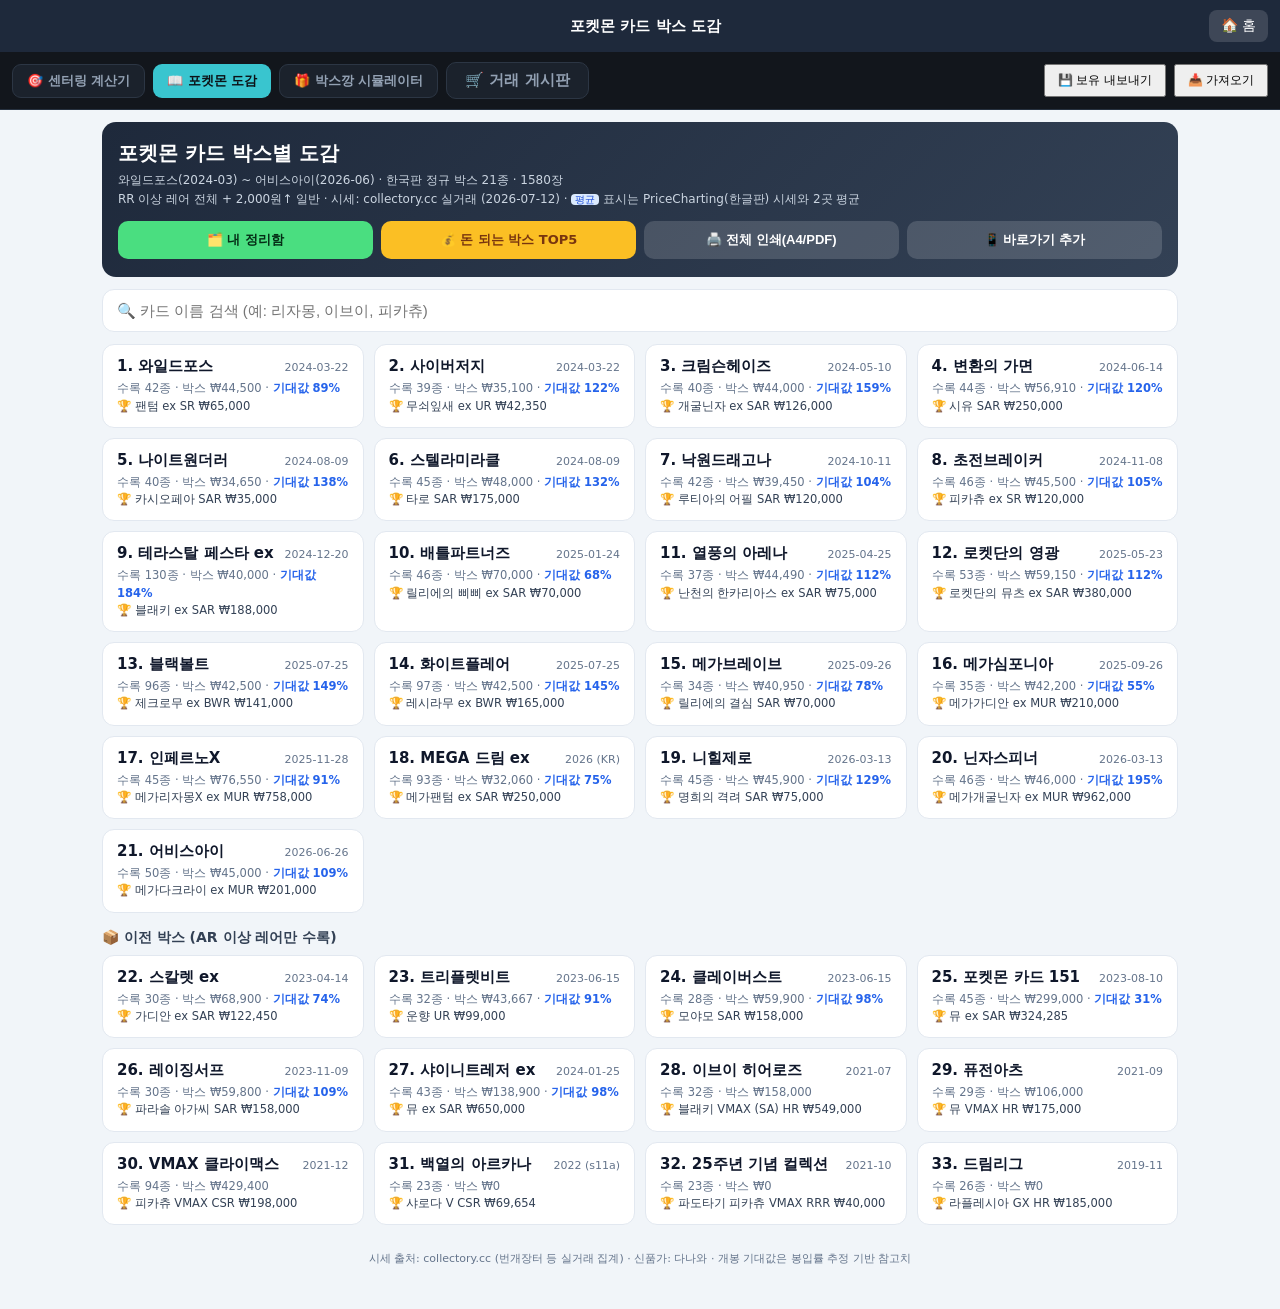
<file: pokedex.html>
<!DOCTYPE html>
<html lang="ko"><head>
<meta charset="utf-8">
<meta name="viewport" content="width=device-width, initial-scale=1, viewport-fit=cover">
<meta name="apple-mobile-web-app-capable" content="yes">
<meta name="mobile-web-app-capable" content="yes">
<meta name="apple-mobile-web-app-title" content="포켓몬 도감">
<meta name="theme-color" content="#1e293b">
<meta name="color-scheme" content="only light">
<title>포켓몬 카드 박스 도감</title>
<link rel="icon" href="data:image/svg+xml,<svg xmlns='http://www.w3.org/2000/svg' viewBox='0 0 100 100'><circle cx='50' cy='50' r='46' fill='%23ef4444'/><rect x='4' y='47' width='92' height='6' fill='%23111'/><path d='M4 50a46 46 0 0 0 92 0z' fill='white'/><circle cx='50' cy='50' r='14' fill='white' stroke='%23111' stroke-width='5'/></svg>">
<style>
:root{color-scheme:light;--bg:#f1f5f9;--card:#fff;--ink:#0f172a;--sub:#64748b;--line:#e2e8f0;--accent:#2563eb;--hot:#dc2626;}
*{box-sizing:border-box;margin:0;padding:0;-webkit-tap-highlight-color:transparent}
body{font-family:'Malgun Gothic','Apple SD Gothic Neo',system-ui,sans-serif;background:var(--bg);color:var(--ink)}
/* top bar */
#topbar{position:sticky;top:0;z-index:50;background:#1e293b;color:#fff;display:flex;align-items:center;gap:8px;padding:10px 12px;padding-top:calc(10px + env(safe-area-inset-top))}
#topbar button{background:rgba(255,255,255,.14);border:0;color:#fff;font-size:14px;padding:7px 12px;border-radius:8px;cursor:pointer}
#topbar button:active{background:rgba(255,255,255,.3)}
#ttl{font-weight:700;font-size:15px;flex:1;text-align:center;white-space:nowrap;overflow:hidden;text-overflow:ellipsis}
main{max-width:1100px;margin:0 auto;padding:12px;padding-bottom:40px}
.hidden{display:none!important}
/* home */
.hero{background:linear-gradient(135deg,#1e293b,#334155);color:#fff;border-radius:14px;padding:18px 16px;margin-bottom:12px}
.hero h1{font-size:20px;margin-bottom:4px}
.hero p{font-size:12px;color:#cbd5e1;line-height:1.6}
.hbtns{display:flex;gap:8px;margin-top:12px;flex-wrap:wrap}
.hbtns a,.hbtns button{flex:1;min-width:130px;text-align:center;background:#fbbf24;color:#78350f;font-weight:700;font-size:13px;padding:10px;border-radius:10px;text-decoration:none;border:0;cursor:pointer}
.hbtns .ghost{background:rgba(255,255,255,.15);color:#fff}
#q{width:100%;padding:12px 14px;font-size:15px;border:1px solid var(--line);border-radius:12px;margin-bottom:12px;background:#fff}
.menu{display:grid;grid-template-columns:repeat(auto-fill,minmax(250px,1fr));gap:10px}
.mitem{background:var(--card);border:1px solid var(--line);border-radius:12px;padding:12px 14px;cursor:pointer;display:block;text-decoration:none;color:inherit;transition:transform .05s}
.mitem:active{transform:scale(.98)}
.mi-top{display:flex;justify-content:space-between;align-items:baseline;gap:6px}
.mi-top b{font-size:15px}
.mi-top small{color:var(--sub);font-size:11px;white-space:nowrap}
.mi-sub{font-size:11.5px;color:var(--sub);margin-top:4px;line-height:1.5}
.mi-sub .ev{color:var(--accent);font-weight:700}
.mi-sub .top{color:#334155}
/* box view */
.boxhead{background:var(--card);border:1px solid var(--line);border-radius:12px;padding:14px;margin-bottom:12px}
.boxhead h2{font-size:18px}
.bh-sub{font-size:12px;color:var(--sub);margin-top:4px;line-height:1.7}
.rchips{display:flex;flex-wrap:wrap;gap:6px;margin-top:8px}
.rchip{font-size:11px;padding:3px 8px;border-radius:99px;border:1px solid var(--line);background:#f8fafc;cursor:pointer}
.rchip.on{background:#1e293b;color:#fff;border-color:#1e293b}
.grid{display:grid;grid-template-columns:repeat(auto-fill,minmax(120px,1fr));gap:8px}
.card{background:var(--card);border:1px solid var(--line);border-radius:10px;padding:5px;text-align:center}
.imgwrap{aspect-ratio:63/88;background:#f1f5f9;border-radius:6px;overflow:hidden;display:flex;align-items:center;justify-content:center}
.imgwrap img{width:100%;height:100%;object-fit:contain}
.cnum{font-size:10px;color:var(--sub);margin-top:4px}
.badge{color:#fff;border-radius:4px;padding:0 5px;font-size:9.5px;font-weight:700}
.cname{font-size:12px;font-weight:600;margin:2px 0;white-space:nowrap;overflow:hidden;text-overflow:ellipsis}
.cprice{font-size:12.5px;font-weight:700}
.cprice.hot{color:var(--hot)}
.avgb{font-size:8.5px;background:#dbeafe;color:#1d4ed8;border-radius:4px;padding:0 4px;vertical-align:middle}
.setname{font-size:10px;color:var(--sub)}
/* top5 */
.evwrap{background:var(--card);border:1px solid var(--line);border-radius:12px;padding:14px;overflow-x:auto}
table.evt{width:100%;border-collapse:collapse;font-size:12px;min-width:640px}
.evt th,.evt td{border:1px solid var(--line);padding:6px;text-align:center}
.evt th{background:#1e293b;color:#fff;font-weight:600}
.evt tr.t5{background:#fef9c3}
.evt tr td:first-child{font-weight:700}
.evt tr{cursor:pointer}
.assume{font-size:11.5px;color:var(--sub);line-height:1.8;margin-top:10px}
/* modal */
#modal{position:fixed;inset:0;background:rgba(0,0,0,.5);z-index:100;display:flex;align-items:center;justify-content:center;padding:20px}
.mbox{background:#fff;border-radius:14px;max-width:480px;width:100%;padding:20px;max-height:80vh;overflow-y:auto}
.mbox h3{margin-bottom:10px}
.mbox p{font-size:13px;line-height:1.8;color:#334155;margin-bottom:10px}
.mbox b{color:#0f172a}
.mbox button{width:100%;padding:11px;border:0;border-radius:10px;background:#1e293b;color:#fff;font-size:14px;cursor:pointer;margin-top:6px}
/* print mode */
@media print{
  #topbar,.noprintel{display:none!important}
  body{background:#fff}
  main{max-width:none;padding:0}
  section.pbox{page-break-before:always}
  .grid{grid-template-columns:repeat(5,1fr)!important;gap:6px}
  .card{page-break-inside:avoid;border-color:#ddd}
}
@page{size:A4;margin:9mm}
.printtip{background:#fffbe6;border:1px solid #f0c040;padding:10px 14px;border-radius:10px;font-size:12.5px;line-height:1.7;margin-bottom:12px}
.pboxhead{border-bottom:3px solid #111;margin:10px 0 8px;padding-bottom:4px;display:flex;justify-content:space-between;align-items:baseline;gap:10px}
.pboxhead h2{font-size:16pt}
.pboxhead div{font-size:9pt;color:#555;text-align:right}

/* collection */
.card{position:relative}
.card.owned{border-color:#16a34a;box-shadow:0 0 0 2px #16a34a inset}
.card.keeper{border-color:#d4af37;box-shadow:0 0 0 2px #d4af37 inset;background:linear-gradient(180deg,#fffdf2,#fff)}
.card.owned.keeper{box-shadow:0 0 0 2px #16a34a inset,0 0 0 4px #d4af37}
.starterbub{position:relative;margin:0 auto 4px;display:block;width:fit-content;background:#0ea5e9;color:#fff;font-size:9px;font-weight:700;border-radius:99px;padding:2px 8px}
.starterbub:after{content:'';position:absolute;left:50%;bottom:-4px;transform:translateX(-50%);border:4px solid transparent;border-top-color:#0ea5e9;border-bottom:0}
.keepchip{position:absolute;top:4px;right:4px;background:linear-gradient(135deg,#d4af37,#f5d76e);color:#5b4a00;font-size:8.5px;font-weight:800;border-radius:99px;padding:1px 5px;z-index:2}
.ownbar{display:flex;justify-content:center;gap:4px;margin-top:3px}
.ownbar button{border:1px solid var(--line);background:#f8fafc;border-radius:6px;font-size:12px;width:26px;height:22px;line-height:1;cursor:pointer;padding:0}
.ownbar .qty{font-size:11px;font-weight:700;min-width:18px;align-self:center}
.ownbar .cost{width:auto;font-size:10px;padding:0 5px}
.ownchip{position:absolute;top:4px;left:4px;background:#16a34a;color:#fff;font-size:9px;font-weight:700;border-radius:99px;padding:1px 6px;z-index:2}
.mysum{display:grid;grid-template-columns:repeat(auto-fit,minmax(140px,1fr));gap:8px;margin-bottom:12px}
.stat{background:var(--card);border:1px solid var(--line);border-radius:12px;padding:12px;text-align:center}
.stat .v{font-size:17px;font-weight:800;margin-top:2px}
.stat .lbl{font-size:11px;color:var(--sub)}
.stat.up .v{color:#16a34a}.stat.down .v{color:#dc2626}
.setrow{background:var(--card);border:1px solid var(--line);border-radius:12px;padding:11px 13px;margin-bottom:8px;cursor:pointer}
.setrow .t{display:flex;justify-content:space-between;font-size:13.5px;align-items:baseline}
.setrow .t small{color:var(--sub)}
.pbar{height:7px;background:#e2e8f0;border-radius:99px;margin:7px 0 4px;overflow:hidden}
.pbar>div{height:100%;background:linear-gradient(90deg,#16a34a,#4ade80);border-radius:99px}
.setrow .sub{font-size:11px;color:var(--sub);display:flex;justify-content:space-between;flex-wrap:wrap;gap:4px}
.investbox{background:#f0fdf4;border:1px solid #bbf7d0;border-radius:12px;padding:11px 13px;margin-bottom:10px;font-size:12.5px}
.investbox b{font-size:13px}
.investbox .row{display:flex;gap:6px;margin-top:8px}
.investbox input{flex:1;padding:8px;border:1px solid #bbf7d0;border-radius:8px;font-size:13px;min-width:0}
.investbox button{padding:8px 12px;border:0;border-radius:8px;background:#16a34a;color:#fff;font-size:12.5px;cursor:pointer;white-space:nowrap}
.ilist{font-size:11.5px;color:#166534;margin-top:6px;line-height:1.7}
.ilist span{cursor:pointer;color:#dc2626;margin-left:4px}
.ledger{background:var(--card);border:1px solid var(--line);border-radius:12px;padding:6px 10px}
.lrow{display:flex;justify-content:space-between;gap:8px;font-size:12.5px;padding:7px 4px;border-bottom:1px dashed var(--line);cursor:pointer}
.lrow:last-child{border-bottom:0}
.lrow.ltot{font-size:13.5px;background:#f8fafc;cursor:default;border-top:2px solid var(--line)}
.sgrp{margin-bottom:14px}
.sgrp-h{display:flex;justify-content:space-between;align-items:baseline;font-size:13px;font-weight:800;color:#334155;padding:6px 2px;border-bottom:2px solid #334155;margin-bottom:8px;gap:8px;flex-wrap:wrap}
.sgrp-h span:last-child{font-size:11px;font-weight:600;color:#64748b}
.setrow.dim{padding:8px 13px;opacity:.65}
.thumbs{display:flex;flex-wrap:wrap;gap:6px;margin-top:8px}
.thumb{position:relative;flex:0 0 64px;width:64px;aspect-ratio:63/88;border-radius:6px;overflow:hidden;background:#f1f5f9;border:1px solid var(--line)}
.thumb img{width:100%;height:100%;object-fit:cover}
.thumb .gr{position:absolute;top:2px;left:2px;background:#7c3aed;color:#fff;font-size:8px;font-weight:700;border-radius:3px;padding:0 3px}
.thumb .tp{position:absolute;bottom:0;left:0;right:0;background:rgba(15,23,42,.72);color:#fff;font-size:9px;text-align:center;padding:1px 0}
.thumb.more{display:flex;align-items:center;justify-content:center;font-size:13px;font-weight:800;color:#64748b}
.dday{margin-bottom:6px}
.dday-h{display:flex;justify-content:space-between;font-size:12.5px;font-weight:800;color:#0f172a;padding:6px 2px 3px;border-bottom:1px solid var(--line)}
.dday-r{display:flex;justify-content:space-between;font-size:11.5px;color:#475569;padding:2px 6px}
.mybtns{display:flex;gap:8px;flex-wrap:wrap;margin-top:12px}
.mybtns button{flex:1;min-width:120px;padding:10px;border:1px solid var(--line);border-radius:10px;background:#fff;font-size:12.5px;cursor:pointer}
footer{margin-top:24px;font-size:11px;color:var(--sub);text-align:center;line-height:1.8}
</style></head><body>

<div id="topbar">
  <button id="btnBack" onclick="goBack()">← 뒤로</button>
  <div id="ttl">포켓몬 카드 박스 도감</div>
  <button onclick="location.hash=''">🏠 홈</button>
</div>
<div style="display:flex;gap:8px;flex-wrap:wrap;align-items:center;padding:10px 12px;border-bottom:1px solid #26313f;background:#12161c">
  <a href="./index.html" style="font-size:13px;font-weight:700;color:#93a1b3;background:#1b222c;border:1px solid #2c3644;border-radius:9px;padding:7px 14px;text-decoration:none">🎯 센터링 계산기</a>
  <span style="font-size:13px;font-weight:800;color:#0c1116;background:#39c5cf;border-radius:9px;padding:8px 14px">📖 포켓몬 도감</span>
  <a href="./boxbreak.html" style="font-size:13px;font-weight:700;color:#93a1b3;background:#1b222c;border:1px solid #2c3644;border-radius:9px;padding:7px 14px;text-decoration:none">🎁 박스깡 시뮬레이터</a>
  <a href="./market.html" style="font-size:15px;font-weight:700;color:#93a1b3;background:#1b222c;border:1px solid #2c3644;border-radius:10px;padding:8px 18px;text-decoration:none">🛒 거래 게시판</a>
  <span style="flex:1"></span>
  <button type="button" onclick="pkExport()" style="font-size:12px;padding:6px 12px">💾 보유 내보내기</button>
  <button type="button" onclick="document.getElementById('pkImpFile').click()" style="font-size:12px;padding:6px 12px">📥 가져오기</button>
  <input type="file" id="pkImpFile" accept=".json" style="display:none" onchange="pkImport(this)">
</div>
<script>
function pkExport(){
  try{
    var d=localStorage.getItem('pkmn_col_v1')||'{}';
    var a=document.createElement('a');
    a.download='pokedex-owned-backup.json';
    a.href='data:application/json;charset=utf-8,'+encodeURIComponent(d);
    document.body.appendChild(a);a.click();document.body.removeChild(a);
  }catch(e){alert('내보내기 실패: '+e.message)}
}
function pkImport(inp){
  var f=inp.files[0];inp.value='';
  if(!f)return;
  var r=new FileReader();
  r.onload=function(e){
    try{
      JSON.parse(e.target.result); // 형식 검증
      localStorage.setItem('pkmn_col_v1',e.target.result);
      alert('보유 기록을 가져왔습니다. 새로고침합니다.');
      location.reload();
    }catch(err){alert('올바른 백업 파일이 아닙니다.')}
  };
  r.readAsText(f);
}
</script>
<main id="app"></main>

<div id="modal" class="hidden" onclick="if(event.target===this)this.classList.add('hidden')">
  <div class="mbox">
    <h3>📱 바로가기(홈 화면) 추가 방법</h3>
    <p><b>안드로이드 (Chrome/삼성인터넷):</b> 이 파일을 연 상태에서 브라우저 메뉴(⋮) → <b>홈 화면에 추가</b> (또는 '페이지 추가'). 아이콘이 홈 화면에 생겨 앱처럼 열 수 있어요.</p>
    <p><b>아이폰/아이패드 (Safari):</b> 공유 버튼(□↑) → <b>홈 화면에 추가</b>.</p>
    <p><b>컴퓨터 (Chrome/Edge):</b> 메뉴(⋮) → <b>저장 및 공유 → 바로가기 만들기</b> (Edge는 '앱 → 이 사이트를 앱으로 설치'). 바탕화면에 아이콘이 생깁니다.</p>
    <p style="color:#92400e">💡 파일을 휴대폰에서 쓰려면: 카카오톡 '나에게 보내기'나 메일로 이 HTML 파일을 보내 휴대폰에 저장한 뒤 브라우저로 열면 됩니다. 열 때마다 같은 파일을 열도록 다운로드 폴더에 두세요.</p>
    <button onclick="document.getElementById('modal').classList.add('hidden')">닫기</button>
  </div>
</div>

<script id="data" type="application/json">[{"name": "와일드포스", "code": "BS2024004", "date": "2024-03-22", "boxPrice": 44500, "newPrice": 54720, "total": 98, "ev": 48693, "rarityStats": {"RR": {"n": 6, "avg": 1447, "max": 3500}, "AR": {"n": 12, "avg": 5390, "max": 11780}, "SR": {"n": 9, "avg": 11794, "max": 65000}, "SAR": {"n": 5, "avg": 21675, "max": 29800}, "UR": {"n": 3, "avg": 29800, "max": 40000}, "ACE": {"n": 3, "avg": 2100, "max": 4000}}, "top1": {"num": "088", "base": "071", "name": "팬텀 ex", "rarity": "SR", "price": 65000}, "cards": [["005", "071", "토대부기 ex", "RR", 700, null], ["012", "071", "꿰뚫는화염 ex", "RR", 1100, null], ["024", "071", "굽이치는물결 ex", "RR", 3500, null], ["025", "071", "바닥트리오 ex", "RR", 700, null], ["047", "071", "팬텀 ex", "RR", 1500, 5139], ["051", "071", "고동치는달", "R", 3500, null], ["052", "071", "코라이돈", "R", 2000, null], ["053", "071", "날뛰는우레 ex", "RR", 1180, null], ["057", "071", "노고고치", "R", 2000, null], ["061", "071", "각성의 드럼", "ACE", 1500, null], ["062", "071", "절친 포핀", "U", 700, null], ["065", "071", "맥시멈 벨트", "ACE", 800, null], ["071", "071", "네오 어퍼 에너지", "ACE", 4000, null], ["072", "071", "수풀부기", "AR", 3000, 4860], ["073", "071", "누니머기", "AR", 4400, 4734], ["074", "071", "동미러", "AR", 5000, 4208], ["075", "071", "란쿨루스", "AR", 2000, 2813], ["076", "071", "날개치는머리", "AR", 11780, 8683], ["077", "071", "시라칸", "AR", 3300, null], ["078", "071", "만마드", "AR", 5000, 4600], ["079", "071", "아보크", "AR", 3000, 4790], ["080", "071", "고오스", "AR", 10000, 21450], ["081", "071", "페라페", "AR", 3200, 4484], ["082", "071", "치라미", "AR", 10000, 8934], ["083", "071", "치라치노", "AR", 4000, 6102], ["084", "071", "토대부기 ex", "SR", 2000, 2855], ["085", "071", "꿰뚫는화염 ex", "SR", 2100, 2625], ["086", "071", "굽이치는물결 ex", "SR", 5645, 4811], ["087", "071", "바닥트리오 ex", "SR", 2000, 4780], ["088", "071", "팬텀 ex", "SR", 65000, 47970], ["089", "071", "날뛰는우레 ex", "SR", 6900, 5718], ["090", "071", "비파", "SR", 2500, null], ["091", "071", "유빈의 확신", "SR", 5000, null], ["092", "071", "탐험가의 선도", "SR", 15000, null], ["093", "071", "꿰뚫는화염 ex", "SAR", 15375, 20134], ["094", "071", "굽이치는물결 ex", "SAR", 26700, null], ["095", "071", "날뛰는우레 ex", "SAR", 29800, 38350], ["096", "071", "비파", "SAR", 12000, 12041], ["097", "071", "유빈의 확신", "SAR", 24500, 24745], ["098", "071", "꿰뚫는화염 ex", "UR", 34800, 21593], ["099", "071", "굽이치는물결 ex", "UR", 14600, 9050], ["100", "071", "날뛰는우레 ex", "UR", 40000, null]]}, {"name": "사이버저지", "code": "BS2024005", "date": "2024-03-22", "boxPrice": 35100, "newPrice": null, "total": 98, "ev": 42939, "rarityStats": {"RR": {"n": 6, "avg": 2046, "max": 7775}, "AR": {"n": 12, "avg": 3033, "max": 4500}, "SR": {"n": 9, "avg": 6611, "max": 14000}, "SAR": {"n": 5, "avg": 31420, "max": 41950}, "UR": {"n": 3, "avg": 23600, "max": 42350}, "ACE": {"n": 3, "avg": 1733, "max": 3000}}, "top1": {"num": "098", "base": "071", "name": "무쇠잎새 ex", "rarity": "UR", "price": 42350}, "cards": [["016", "071", "무쇠잎새 ex", "RR", 7775, null], ["022", "071", "어흥염 ex", "RR", 900, null], ["023", "071", "피카츄", "C", 5000, null], ["036", "071", "무쇠감투 ex", "RR", 900, null], ["041", "071", "무쇠암석 ex", "RR", 1200, null], ["042", "071", "키키링 ex", "RR", 500, null], ["044", "071", "핫삼 ex", "RR", 1000, null], ["061", "071", "리부트 포드", "ACE", 3000, null], ["062", "071", "프라임 캐처", "ACE", 700, null], ["066", "071", "히어로 망토", "ACE", 1500, null], ["072", "071", "다탱구", "AR", 2000, null], ["073", "071", "사철록", "AR", 3000, null], ["074", "071", "바라철록", "AR", 3400, null], ["075", "071", "냐오불", "AR", 4000, null], ["076", "071", "전지충이", "AR", 1500, null], ["077", "071", "무쇠가시", "AR", 4500, null], ["078", "071", "에블리", "AR", 4000, null], ["079", "071", "몰드류", "AR", 2500, null], ["080", "071", "메타그로스", "AR", 3500, null], ["081", "071", "멜탄", "AR", 3000, null], ["082", "071", "내루미", "AR", 3000, null], ["083", "071", "할비롱", "AR", 2000, null], ["084", "071", "무쇠잎새 ex", "SR", 2300, null], ["085", "071", "어흥염 ex", "SR", 4000, null], ["086", "071", "무쇠감투 ex", "SR", 2300, null], ["087", "071", "무쇠암석 ex", "SR", 2300, null], ["088", "071", "키키링 ex", "SR", 13000, null], ["089", "071", "핫삼 ex", "SR", 8900, null], ["090", "071", "벨의 진심", "SR", 7000, null], ["091", "071", "세이지", "SR", 5700, null], ["092", "071", "암호마니아의 해독", "SR", 14000, null], ["093", "071", "무쇠잎새 ex", "SAR", 7250, null], ["094", "071", "무쇠감투 ex", "SAR", 41950, null], ["095", "071", "무쇠암석 ex", "SAR", 36900, null], ["096", "071", "벨의 진심", "SAR", 36000, null], ["097", "071", "세이지", "SAR", 35000, null], ["098", "071", "무쇠잎새 ex", "UR", 42350, null], ["099", "071", "무쇠감투 ex", "UR", 14750, null], ["100", "071", "무쇠암석 ex", "UR", 13700, null]]}, {"name": "크림슨헤이즈", "code": "BS2024007", "date": "2024-05-10", "boxPrice": 44000, "newPrice": null, "total": 96, "ev": 69891, "rarityStats": {"RR": {"n": 6, "avg": 2017, "max": 4500}, "AR": {"n": 12, "avg": 7386, "max": 45000}, "SR": {"n": 10, "avg": 11711, "max": 50000}, "SAR": {"n": 5, "avg": 49880, "max": 126000}, "UR": {"n": 3, "avg": 24233, "max": 44000}, "ACE": {"n": 3, "avg": 3933, "max": 5500}}, "top1": {"num": "090", "base": "066", "name": "개굴닌자 ex", "rarity": "SAR", "price": 126000}, "cards": [["009", "066", "그우린차 ex", "RR", 1500, null], ["013", "066", "마그카르고 ex", "RR", 500, null], ["021", "066", "글레이시아", "U", 2000, null], ["033", "066", "무쇠가시 ex", "RR", 4000, null], ["040", "066", "우렁찬꼬리 ex", "RR", 900, null], ["045", "066", "개굴닌자 ex", "RR", 4500, null], ["052", "066", "다투곰 붉은 달 ex", "RR", 700, null], ["055", "066", "언페어 스탬프", "ACE", 5500, null], ["058", "066", "하이퍼 아로마", "ACE", 4500, null], ["060", "066", "서바이브 깁스", "ACE", 1800, null], ["067", "066", "쁘사이저", "AR", 7500, 6221], ["068", "066", "차데스", "AR", 2400, 3013], ["069", "066", "코터스", "AR", 3000, 3600], ["070", "066", "초염몽", "AR", 3000, 4300], ["071", "066", "피오네", "AR", 2400, 3909], ["072", "066", "윽우지", "AR", 11830, null], ["073", "066", "일레도리자드", "AR", 2500, null], ["074", "066", "러브로스", "AR", 2500, null], ["075", "066", "히스이 가디", "AR", 2000, 5193], ["076", "066", "대코파스", "AR", 4500, null], ["077", "066", "과사삭벌레", "AR", 2000, 3443], ["078", "066", "이브이", "AR", 45000, 43199], ["079", "066", "그우린차 ex", "SR", 3500, 4116], ["080", "066", "마그카르고 ex", "SR", 3000, 4818], ["081", "066", "무쇠가시 ex", "SR", 8500, 7855], ["082", "066", "우렁찬꼬리 ex", "SR", 2000, 3051], ["083", "066", "개굴닌자 ex", "SR", 20830, 14272], ["084", "066", "다투곰 붉은 달 ex", "SR", 5300, null], ["085", "066", "관리인", "SR", 9000, 7111], ["086", "066", "세류", "SR", 9000, null], ["087", "066", "수련의 돌봄", "SR", 50000, 29466], ["088", "066", "오엽", "SR", 5980, 6315], ["089", "066", "그우린차 ex", "SAR", 15500, 15275], ["090", "066", "개굴닌자 ex", "SAR", 126000, 145390], ["091", "066", "다투곰 붉은 달 ex", "SAR", 20900, 24093], ["092", "066", "세류", "SAR", 67000, 92300], ["093", "066", "수련의 돌봄", "SAR", 20000, 22005], ["094", "066", "다투곰 붉은 달 ex", "UR", 15700, 14458], ["095", "066", "긴급 보드", "UR", 44000, 26200], ["096", "066", "루미너스 에너지", "UR", 13000, 8593]]}, {"name": "변환의 가면", "code": "BS2024008", "date": "2024-06-14", "boxPrice": 56910, "newPrice": null, "total": 133, "ev": 68154, "rarityStats": {"RR": {"n": 8, "avg": 1200, "max": 2000}, "AR": {"n": 12, "avg": 4733, "max": 11000}, "SR": {"n": 11, "avg": 9523, "max": 30600}, "SAR": {"n": 6, "avg": 86233, "max": 250000}, "UR": {"n": 3, "avg": 54667, "max": 99000}, "ACE": {"n": 3, "avg": 3600, "max": 5500}}, "top1": {"num": "129", "base": "101", "name": "시유", "rarity": "SAR", "price": 250000}, "cards": [["016", "101", "오거폰 벽록의 가면 ex", "RR", 1900, null], ["022", "101", "오거폰 화덕의 가면 ex", "RR", 750, null], ["036", "101", "돌핀맨 ex", "RR", 2000, null], ["038", "101", "오거폰 우물의 가면 ex", "RR", 600, null], ["041", "101", "렌트라 ex", "RR", 950, null], ["065", "101", "오거폰 주춧돌의 가면 ex", "RR", 1000, null], ["081", "101", "드래펄트 ex", "RR", 1900, null], ["085", "101", "해피너스 ex", "RR", 500, null], ["092", "101", "시크릿박스", "ACE", 5500, null], ["093", "101", "포켓몬 회수 사이클론", "ACE", 4500, null], ["099", "101", "재밍타워", "U", 2000, null], ["101", "101", "레거시 에너지", "ACE", 800, null], ["102", "101", "해루미", "AR", 3500, null], ["103", "101", "과미르", "AR", 5000, null], ["104", "101", "눈여아", "AR", 6900, null], ["105", "101", "찌리비", "AR", 1900, null], ["106", "101", "치렁", "AR", 3000, null], ["107", "101", "이야후", "AR", 8500, null], ["108", "101", "기로치", "AR", 4000, null], ["109", "101", "으랏차", "AR", 3000, null], ["110", "101", "조타구", "AR", 3500, null], ["111", "101", "갱도라", "AR", 3500, null], ["112", "101", "싸리용", "AR", 3000, null], ["113", "101", "럭키", "AR", 11000, null], ["114", "101", "오거폰 벽록의 가면 ex", "SR", 8000, null], ["115", "101", "오거폰 화덕의 가면 ex", "SR", 9500, null], ["116", "101", "돌핀맨 ex", "SR", 9000, null], ["117", "101", "오거폰 우물의 가면 ex", "SR", 5000, null], ["118", "101", "렌트라 ex", "SR", 2900, null], ["119", "101", "오거폰 주춧돌의 가면 ex", "SR", 7300, null], ["120", "101", "드래펄트 ex", "SR", 30600, null], ["121", "101", "해피너스 ex", "SR", 4950, null], ["122", "101", "시유", "SR", 9500, null], ["123", "101", "카지", "SR", 6000, null], ["124", "101", "팔자크", "SR", 12000, null], ["125", "101", "오거폰 벽록의 가면 ex", "SAR", 36000, null], ["126", "101", "오거폰 화덕의 가면 ex", "SAR", 18500, null], ["127", "101", "오거폰 우물의 가면 ex", "SAR", 49000, null], ["128", "101", "오거폰 주춧돌의 가면 ex", "SAR", 28900, null], ["129", "101", "시유", "SAR", 250000, null], ["130", "101", "카지", "SAR", 135000, null], ["131", "101", "오거폰 벽록의 가면 ex", "UR", 20000, null], ["132", "101", "개조해머", "UR", 45000, null], ["133", "101", "절친 포핀", "UR", 99000, null]]}, {"name": "나이트원더러", "code": "BS2024011", "date": "2024-08-09", "boxPrice": 34650, "newPrice": null, "total": 93, "ev": 47978, "rarityStats": {"RR": {"n": 6, "avg": 1629, "max": 3800}, "AR": {"n": 12, "avg": 4558, "max": 9800}, "SR": {"n": 10, "avg": 9329, "max": 28000}, "SAR": {"n": 5, "avg": 18840, "max": 35000}, "UR": {"n": 2, "avg": 16000, "max": 17700}, "ACE": {"n": 3, "avg": 4500, "max": 5500}}, "top1": {"num": "091", "base": "064", "name": "카시오페아", "rarity": "SAR", "price": 35000}, "cards": [["012", "064", "킹드라 ex", "RR", 3800, null], ["015", "064", "부르르룸 ex", "RR", 950, null], ["020", "064", "야느와르몽", "R", 2500, null], ["036", "064", "조타구 ex", "RR", 1200, null], ["037", "064", "이야후 ex", "RR", 510, null], ["038", "064", "기로치 ex", "RR", 2490, null], ["039", "064", "복숭악동 ex", "RR", 825, null], ["054", "064", "데인저러스 광선", "ACE", 5000, null], ["055", "064", "밤의 들것", "U", 3500, null], ["056", "064", "포켓바이털A", "ACE", 3000, null], ["063", "064", "뉴트럴센터", "ACE", 5500, null], ["065", "064", "카푸브루루", "AR", 3800, null], ["066", "064", "헬가", "AR", 4500, null], ["067", "064", "쏘드라", "AR", 4800, null], ["068", "064", "해골몽", "AR", 5000, null], ["069", "064", "미라몽", "AR", 4500, null], ["070", "064", "야느와르몽", "AR", 9800, null], ["071", "064", "크레세리아", "AR", 3000, null], ["072", "064", "조로아", "AR", 6800, null], ["073", "064", "끼리동", "AR", 2000, null], ["074", "064", "액슨도", "AR", 5000, null], ["075", "064", "페르시온", "AR", 3000, null], ["076", "064", "이븐곰", "AR", 2500, null], ["077", "064", "킹드라 ex", "SR", 11000, null], ["078", "064", "부르르룸 ex", "SR", 2000, null], ["079", "064", "조타구 ex", "SR", 4200, null], ["080", "064", "이야후 ex", "SR", 1190, null], ["081", "064", "기로치 ex", "SR", 17800, null], ["082", "064", "복숭악동 ex", "SR", 4600, null], ["083", "064", "도희의 비기", "SR", 7995, null], ["084", "064", "아크로마의 집념", "SR", 28000, null], ["085", "064", "카시오페아", "SR", 2500, null], ["086", "064", "크세로시키의 속셈", "SR", 14000, null], ["087", "064", "조타구 ex", "SAR", 28900, null], ["088", "064", "이야후 ex", "SAR", 10000, null], ["089", "064", "기로치 ex", "SAR", 3500, null], ["090", "064", "복숭악동 ex", "SAR", 16800, null], ["091", "064", "카시오페아", "SAR", 35000, null], ["092", "064", "복숭악동 ex", "UR", 14300, null], ["093", "064", "대지의 그릇", "UR", 17700, null]]}, {"name": "스텔라미라클", "code": "BS2024012", "date": "2024-08-09", "boxPrice": 48000, "newPrice": null, "total": 134, "ev": 63273, "rarityStats": {"RR": {"n": 8, "avg": 2923, "max": 12500}, "AR": {"n": 12, "avg": 2933, "max": 6500}, "SR": {"n": 12, "avg": 10188, "max": 32000}, "SAR": {"n": 6, "avg": 47417, "max": 175000}, "UR": {"n": 3, "avg": 44333, "max": 69000}, "ACE": {"n": 3, "avg": 4333, "max": 5500}}, "top1": {"num": "132", "base": "102", "name": "타로", "rarity": "SAR", "price": 175000}, "cards": [["012", "102", "과미드라 ex", "RR", 1000, null], ["018", "102", "에이스번 ex", "RR", 2000, null], ["019", "102", "라프라스 ex", "RR", 12500, null], ["033", "102", "전툴라 ex", "RR", 1000, null], ["046", "102", "바우첼 ex", "RR", 580, null], ["054", "102", "요가램 ex", "RR", 2500, null], ["074", "102", "꿈트렁 ex", "RR", 2000, null], ["077", "102", "야부엉", "R", 2800, null], ["088", "102", "테라파고스 ex", "RR", 1800, null], ["092", "102", "디럭스봄", "ACE", 3000, null], ["093", "102", "반짝이는 결정", "ACE", 5500, null], ["101", "102", "위대한 거목", "ACE", 4500, null], ["103", "102", "레디안", "AR", 2400, null], ["104", "102", "릴링", "AR", 2500, null], ["105", "102", "폭거북스", "AR", 1000, null], ["106", "102", "래비풋", "AR", 3800, null], ["107", "102", "모단단게", "AR", 1200, null], ["108", "102", "파쪼옥", "AR", 6500, null], ["109", "102", "제라오라", "AR", 3500, null], ["110", "102", "마빌크", "AR", 3000, null], ["111", "102", "요가랑", "AR", 3000, null], ["112", "102", "꼴깍몬", "AR", 3000, null], ["113", "102", "브리두라스", "AR", 2300, null], ["114", "102", "야부엉", "AR", 3000, null], ["115", "102", "과미드라 ex", "SR", 18590, null], ["116", "102", "에이스번 ex", "SR", 9050, null], ["117", "102", "라프라스 ex", "SR", 8650, null], ["118", "102", "전툴라 ex", "SR", 5000, null], ["119", "102", "바우첼 ex", "SR", 1900, null], ["120", "102", "요가램 ex", "SR", 2000, null], ["121", "102", "꿈트렁 ex", "SR", 18570, null], ["122", "102", "테라파고스 ex", "SR", 3000, null], ["123", "102", "곤포", "SR", 5000, null], ["124", "102", "브라이어", "SR", 6000, null], ["125", "102", "타로", "SR", 12500, null], ["126", "102", "하솔", "SR", 32000, null], ["127", "102", "과미드라 ex", "SAR", 28000, null], ["128", "102", "전툴라 ex", "SAR", 19000, null], ["129", "102", "바우첼 ex", "SAR", 10000, null], ["130", "102", "테라파고스 ex", "SAR", 17500, null], ["131", "102", "브라이어", "SAR", 35000, null], ["132", "102", "타로", "SAR", 175000, null], ["133", "102", "테라파고스 ex", "UR", 24000, null], ["134", "102", "용기의부적", "UR", 40000, null], ["135", "102", "제로의 대공동", "UR", 69000, null]]}, {"name": "낙원드래고나", "code": "BS2024016", "date": "2024-10-11", "boxPrice": 39450, "newPrice": null, "total": 94, "ev": 41119, "rarityStats": {"RR": {"n": 6, "avg": 1137, "max": 2100}, "AR": {"n": 12, "avg": 4523, "max": 19680}, "SR": {"n": 10, "avg": 7630, "max": 22500}, "SAR": {"n": 5, "avg": 32096, "max": 120000}, "UR": {"n": 3, "avg": 22330, "max": 35000}, "ACE": {"n": 3, "avg": 1097, "max": 1300}}, "top1": {"num": "090", "base": "064", "name": "루티아의 어필", "rarity": "SAR", "price": 120000}, "cards": [["011", "064", "블랙큐레무 ex", "RR", 1000, null], ["015", "064", "웨이니발", "U", 2500, null], ["019", "064", "라티아스 ex", "RR", 2100, null], ["027", "064", "플라이곤 ex", "RR", 1000, null], ["030", "064", "랜드로스", "R", 3275, null], ["037", "064", "브리두라스 ex", "RR", 1030, null], ["040", "064", "알로라 나시 ex", "RR", 800, null], ["051", "064", "모토마 ex", "RR", 890, null], ["054", "064", "메가톤 블로어", "ACE", 690, null], ["056", "064", "에너지 전송 PRO", "ACE", 1300, null], ["061", "064", "루티아의 어필", "U", 75000, null], ["064", "064", "리치 에너지", "ACE", 1300, null], ["065", "064", "아라리", "AR", 4800, null], ["066", "064", "마셰이드", "AR", 3200, null], ["067", "064", "캐스퐁 태양의 모습", "AR", 4200, null], ["068", "064", "치갈기", "AR", 2000, null], ["069", "064", "우락고래", "AR", 5000, null], ["070", "064", "라티오스", "AR", 6500, null], ["071", "064", "비브라바", "AR", 1000, null], ["072", "064", "때때무노", "AR", 1800, null], ["073", "064", "무장조", "AR", 2000, null], ["074", "064", "애프룡", "AR", 1000, null], ["075", "064", "단지래플", "AR", 19680, null], ["076", "064", "워글", "AR", 3100, null], ["077", "064", "블랙큐레무 ex", "SR", 22500, null], ["078", "064", "라티아스 ex", "SR", 4000, null], ["079", "064", "플라이곤 ex", "SR", 5000, null], ["080", "064", "브리두라스 ex", "SR", 5000, null], ["081", "064", "알로라 나시 ex", "SR", 1500, null], ["082", "064", "모토마 ex", "SR", 4900, null], ["083", "064", "드라세나", "SR", 1000, null], ["084", "064", "루티아의 어필", "SR", 20000, null], ["085", "064", "서퍼", "SR", 2500, null], ["086", "064", "제빈", "SR", 9900, null], ["087", "064", "라티아스 ex", "SAR", 78000, null], ["088", "064", "브리두라스 ex", "SAR", 3500, null], ["089", "064", "알로라 나시 ex", "SAR", 19000, null], ["090", "064", "루티아의 어필", "SAR", 120000, null], ["091", "064", "제빈", "SAR", 16000, null], ["092", "064", "알로라 나시 ex", "UR", 35000, null], ["093", "064", "카운터 게인", "UR", 7000, null], ["094", "064", "제트 에너지", "UR", 24990, null]]}, {"name": "초전브레이커", "code": "BS2024017", "date": "2024-11-08", "boxPrice": 45500, "newPrice": null, "total": 138, "ev": 47785, "rarityStats": {"RR": {"n": 8, "avg": 1079, "max": 2500}, "AR": {"n": 12, "avg": 2687, "max": 12000}, "SR": {"n": 11, "avg": 13388, "max": 120000}, "SAR": {"n": 6, "avg": 52690, "max": 101000}, "UR": {"n": 3, "avg": 33933, "max": 58000}, "ACE": {"n": 3, "avg": 1400, "max": 1500}}, "top1": {"num": "122", "base": "106", "name": "피카츄 ex", "rarity": "SR", "price": 120000}, "cards": [["003", "106", "아이앤트 ex", "RR", 880, null], ["023", "106", "스코빌런 ex", "RR", 600, null], ["026", "106", "밀로틱 ex", "RR", 700, null], ["033", "106", "피카츄 ex", "RR", 2500, null], ["041", "106", "카푸꼬꼬꼭", "R", 10000, null], ["057", "106", "모래성이당 ex", "RR", 950, null], ["063", "106", "팔데아 켄타로스", "U", 2480, null], ["072", "106", "삼삼드래 ex", "RR", 1200, null], ["081", "106", "싸리용 ex", "RR", 1100, null], ["084", "106", "게을킹 ex", "RR", 700, null], ["093", "106", "테라파고스", "R", 2000, null], ["095", "106", "미라클인터컴", "ACE", 1200, null], ["096", "106", "스크램블 스위치", "ACE", 1500, null], ["101", "106", "희망의 애뮬렛", "ACE", 1500, null], ["107", "106", "비비용", "AR", 500, null], ["108", "106", "활화르바", "AR", 1500, null], ["109", "106", "파라블레이즈", "AR", 2000, null], ["110", "106", "빈티나", "AR", 1390, null], ["111", "106", "대굴레오", "AR", 1700, null], ["112", "106", "레어코일", "AR", 12000, null], ["113", "106", "메더", "AR", 3900, null], ["114", "106", "엠라이트", "AR", 2000, null], ["115", "106", "코코리", "AR", 1000, null], ["116", "106", "알로라 닥트리오", "AR", 1350, null], ["117", "106", "게을로", "AR", 1400, null], ["118", "106", "켈리몬", "AR", 3500, null], ["119", "106", "아이앤트 ex", "SR", 1300, null], ["120", "106", "스코빌런 ex", "SR", 1000, null], ["121", "106", "밀로틱 ex", "SR", 1400, null], ["122", "106", "피카츄 ex", "SR", 120000, null], ["123", "106", "모래성이당 ex", "SR", 2000, null], ["124", "106", "삼삼드래 ex", "SR", 2990, null], ["125", "106", "싸리용 ex", "SR", 5300, null], ["126", "106", "게을킹 ex", "SR", 1780, null], ["127", "106", "규리의 눈빛", "SR", 6000, null], ["128", "106", "시아노", "SR", 4000, null], ["129", "106", "시트론의 재치", "SR", 1500, null], ["130", "106", "아이앤트 ex", "SAR", 14000, null], ["131", "106", "밀로틱 ex", "SAR", 59340, null], ["132", "106", "피카츄 ex", "SAR", 101000, null], ["133", "106", "삼삼드래 ex", "SAR", 38000, null], ["134", "106", "규리의 눈빛", "SAR", 79900, null], ["135", "106", "시트론의 재치", "SAR", 23900, null], ["136", "106", "피카츄 ex", "UR", 58000, null], ["137", "106", "밤의 들것", "UR", 30000, null], ["138", "106", "그래비티 마운틴", "UR", 13800, null]]}, {"name": "테라스탈 페스타 ex", "code": "BS2024019", "date": "2024-12-20", "boxPrice": 40000, "newPrice": null, "total": 128, "ev": 73600, "rarityStats": {"RR": {"n": 33, "avg": 2733, "max": 23000}, "SR": {"n": 12, "avg": 12175, "max": 35000}, "SAR": {"n": 33, "avg": 29815, "max": 188000}, "UR": {"n": 5, "avg": 58320, "max": 128000}, "ACE": {"n": 14, "avg": 1346, "max": 5000}}, "top1": {"num": "217", "base": "187", "name": "블래키 ex", "rarity": "SAR", "price": 188000}, "cards": [["003", "187", "리피아 ex", "RR", 5000, null], ["010", "187", "과미드라 ex", "RR", 1200, null], ["014", "187", "베라카스", "M", 4000, null], ["016", "187", "무쇠잎새 ex", "RR", 1000, null], ["019", "187", "그우린차 ex", "RR", 900, null], ["020", "187", "오거폰 벽록의 가면 ex", "RR", 1900, null], ["021", "187", "부스터", "N", 2000, null], ["022", "187", "부스터 ex", "RR", 7000, null], ["026", "187", "오거폰 화덕의 가면 ex", "RR", 1200, null], ["027", "187", "꿰뚫는화염 ex", "RR", 1100, null], ["030", "187", "샤미드", "N", 2000, null], ["031", "187", "샤미드 ex", "RR", 2800, null], ["036", "187", "밀로틱", "M", 4645, null], ["037", "187", "눈꼬마", "M", 8470, null], ["040", "187", "글레이시아", "M", 3000, null], ["041", "187", "글레이시아 ex", "RR", 23000, null], ["046", "187", "돌핀맨 ex", "RR", 3000, null], ["049", "187", "굽이치는물결 ex", "RR", 1600, null], ["050", "187", "오거폰 우물의 가면 ex", "RR", 1000, null], ["051", "187", "쥬피썬더 (마스터볼미러)", "M", 26000, 26000], ["054", "187", "무쇠손 ex", "RR", 600, null], ["056", "187", "무쇠가시 ex", "RR", 1200, null], ["063", "187", "에브이 ex", "RR", 1490, null], ["066", "187", "야느와르몽", "N", 2500, null], ["069", "187", "님피아 ex", "RR", 800, null], ["070", "187", "파라블레이즈", "M", 4200, null], ["072", "187", "날개치는머리", "N", 3500, null], ["074", "187", "무쇠무인 ex", "RR", 600, null], ["078", "187", "무쇠감투 ex", "RR", 500, null], ["088", "187", "모래털가죽 ex", "RR", 3000, null], ["091", "187", "오거폰 주춧돌의 가면 ex", "RR", 600, null], ["092", "187", "블래키", "N", 20800, null], ["093", "187", "블래키 ex", "RR", 1500, null], ["097", "187", "조로아크", "M", 53170, null], ["099", "187", "사나운버섯", "N", 2000, null], ["100", "187", "고동치는달", "N", 2500, null], ["101", "187", "고동치는달 ex", "RR", 1000, null], ["102", "187", "조타구 ex", "RR", 1100, null], ["103", "187", "이야후 ex", "RR", 800, null], ["104", "187", "기로치 ex", "RR", 6000, null], ["105", "187", "복숭악동 ex", "RR", 800, null], ["112", "187", "두랄루돈", "M", 7000, null], ["117", "187", "타부자고 ex", "RR", 1200, null], ["118", "187", "드라꼰", "M", 6000, null], ["120", "187", "드래펄트 ex", "RR", 800, null], ["123", "187", "미라이돈", "N", 2000, null], ["124", "187", "날뛰는우레 ex", "RR", 5000, null], ["125", "187", "이브이 (포켓볼미러)", "M", 15000, 15000], ["126", "187", "이브이 ex", "RR", 11000, null], ["130", "187", "노고고치", "M", 9900, null], ["130", "187", "노고고치", "N", 4000, null], ["133", "187", "버프론", "M", 3900, null], ["134", "187", "다투곰 붉은 달 ex", "RR", 1000, null], ["136", "187", "테라파고스 ex", "RR", 500, null], ["139", "187", "낚싯대MAX", "ACE", 700, null], ["140", "187", "대지의 그릇", "N", 3000, null], ["142", "187", "밤의 들것", "ACE", 5000, null], ["143", "187", "수퍼 에너지 회수", "N", 3000, null], ["145", "187", "절친 포핀", "N", 5000, null], ["146", "187", "카운터 캐처", "ACE", 300, null], ["148", "187", "테크노레이더", "ACE", 1200, null], ["149", "187", "트레져 가젯", "ACE", 500, null], ["150", "187", "포켓몬 회수 사이클론", "ACE", 1000, null], ["151", "187", "프라임 캐처", "ACE", 4000, null], ["152", "187", "기술머신 데볼루션", "ACE", 2000, null], ["153", "187", "기술머신 에볼루션", "N", 2000, null], ["155", "187", "럭셔리망토", "N", 2500, null], ["156", "187", "맥시멈 벨트", "ACE", 1000, null], ["157", "187", "반짝이는 결정", "ACE", 500, null], ["159", "187", "부스트에너지 미래", "ACE", 500, null], ["166", "187", "브라이어", "N", 2000, null], ["168", "187", "시유", "N", 2000, null], ["171", "187", "올림박사의 기백", "N", 2000, null], ["173", "187", "청목의 수완", "N", 2000, null], ["178", "187", "팔데아의 동료들", "M", 2000, null], ["179", "187", "하솔", "N", 5000, null], ["180", "187", "뉴트럴센터", "ACE", 850, null], ["184", "187", "축제회장", "ACE", 800, null], ["185", "187", "레거시 에너지", "ACE", 500, null], ["187", "187", "제트 에너지", "ACE", null, null], ["188", "187", "네리네", "SR", 15000, null], ["189", "187", "레포르", "SR", 12000, null], ["190", "187", "멜로코", "SR", 35000, null], ["191", "187", "비파", "SR", 16500, null], ["192", "187", "오르티가", "SR", 6100, null], ["193", "187", "청목의 수완", "SR", 6700, null], ["194", "187", "추명", "SR", 12400, null], ["195", "187", "추명", "SR", 4800, null], ["196", "187", "콜사", "SR", 6100, null], ["197", "187", "타임", "SR", 2500, null], ["198", "187", "팔데아의 동료들", "SR", 18000, null], ["199", "187", "피나", "SR", 11000, null], ["200", "187", "리피아 ex", "SAR", 36000, 54267], ["201", "187", "오거폰 벽록의 가면 ex", "SAR", 11000, null], ["202", "187", "부스터 ex", "SAR", 28000, 38493], ["203", "187", "파라블레이즈 ex", "SAR", 45000, 36500], ["204", "187", "오거폰 화덕의 가면 ex", "SAR", 45000, null], ["205", "187", "샤미드 ex", "SAR", 35000, 46235], ["206", "187", "글레이시아 ex", "SAR", 31000, 47700], ["207", "187", "돌핀맨 ex", "SAR", 4000, 9896], ["208", "187", "오거폰 우물의 가면 ex", "SAR", 9000, null], ["209", "187", "쥬피썬더 ex", "SAR", 42000, 46956], ["210", "187", "무쇠손 ex", "SAR", 11800, null], ["211", "187", "에브이 ex", "SAR", 59000, 63800], ["212", "187", "님피아 ex", "SAR", 99000, 114495], ["213", "187", "무쇠무인 ex", "SAR", 19800, null], ["214", "187", "무쇠감투 ex", "SAR", 5000, null], ["215", "187", "모래털가죽 ex", "SAR", 8000, null], ["216", "187", "오거폰 주춧돌의 가면 ex", "SAR", 29000, null], ["217", "187", "블래키 ex", "SAR", 188000, 257996], ["218", "187", "고동치는달 ex", "SAR", 39800, 39115], ["219", "187", "복숭악동 ex", "SAR", 11800, null], ["220", "187", "타부자고 ex", "SAR", 9000, 10611], ["221", "187", "드래펄트 ex", "SAR", 4000, 14488], ["222", "187", "날뛰는우레 ex", "SAR", 10000, 13393], ["223", "187", "이브이 ex", "SAR", 20000, 31385], ["224", "187", "이브이 ex", "SAR", 77000, 52500], ["225", "187", "다투곰 붉은 달 ex", "SAR", 11400, 12665], ["226", "187", "테라파고스 ex", "SAR", 18400, null], ["227", "187", "네리네", "SAR", 7950, 10268], ["228", "187", "도희의 비기", "SAR", 20000, 14942], ["229", "187", "제빈", "SAR", 9500, 10742], ["230", "187", "카지", "SAR", 15000, 14493], ["231", "187", "타로", "SAR", 18450, 14286], ["232", "187", "하솔", "SAR", 6000, null], ["233", "187", "무쇠잎새 ex", "UR", 49000, null], ["234", "187", "오거폰 벽록의 가면 ex", "UR", 51600, null], ["235", "187", "굽이치는물결 ex", "UR", 40000, null], ["236", "187", "피카츄 ex", "UR", 128000, 105930], ["237", "187", "테라파고스 ex", "UR", 23000, null]]}, {"name": "배틀파트너즈", "code": "BS2025001", "date": "2025-01-24", "boxPrice": 70000, "newPrice": null, "total": 132, "ev": 47306, "rarityStats": {"RR": {"n": 8, "avg": 975, "max": 1900}, "AR": {"n": 12, "avg": 7119, "max": 30025}, "SR": {"n": 11, "avg": 9946, "max": 45000}, "SAR": {"n": 6, "avg": 34983, "max": 70000}, "UR": {"n": 3, "avg": 11600, "max": 20000}}, "top1": {"num": "126", "base": "100", "name": "릴리에의 삐삐 ex", "rarity": "SAR", "price": 70000}, "cards": [["017", "100", "볼케니온 ex", "RR", 600, null], ["030", "100", "모야모의 찌리배리 ex", "RR", 1000, null], ["032", "100", "모야모의 찌리비크", "R", 2800, null], ["033", "100", "릴리에의 삐삐 ex", "RR", 800, null], ["042", "100", "릴리에의 에리본", "U", 39000, null], ["046", "100", "맘모꾸리 ex", "RR", 800, null], ["061", "100", "N의 조로아크 ex", "RR", 1900, null], ["069", "100", "호브의 자시안 ex", "RR", 1200, null], ["072", "100", "보만다 ex", "RR", 900, null], ["075", "100", "호브의 잠만보", "R", 3000, null], ["079", "100", "노고고치 ex", "RR", 600, null], ["086", "100", "호브의 배우르", "R", 2500, null], ["096", "100", "웅의 스카우트", "U", 3800, null], ["098", "100", "누룩스시티", "U", 3500, null], ["101", "100", "마라카치", "AR", 3000, 2809], ["102", "100", "프리져", "AR", 9900, 9143], ["103", "100", "고래왕", "AR", 3000, 5112], ["104", "100", "모야모의 찌리비크", "AR", 2000, 3464], ["105", "100", "릴리에의 에리본", "AR", 22500, 14043], ["106", "100", "꾸꾸리", "AR", 1500, null], ["107", "100", "루가루암", "AR", 1500, 2850], ["108", "100", "N의 조로아", "AR", 6300, 5425], ["109", "100", "N의 레시라무", "AR", 30025, 21922], ["110", "100", "다꼬리", "AR", 3000, 4020], ["111", "100", "음뱃", "AR", 1200, 2350], ["112", "100", "호브의 우르", "AR", 1500, 2717], ["113", "100", "볼케니온 ex", "SR", 1850, null], ["114", "100", "모야모의 찌리배리 ex", "SR", 4000, 4450], ["115", "100", "릴리에의 삐삐 ex", "SR", 18370, 13861], ["116", "100", "맘모꾸리 ex", "SR", 2490, 4262], ["117", "100", "N의 조로아크 ex", "SR", 5900, 6359], ["118", "100", "호브의 자시안 ex", "SR", 3500, null], ["119", "100", "보만다 ex", "SR", 800, 2843], ["120", "100", "노고고치 ex", "SR", 1500, null], ["121", "100", "무서운 청년", "SR", 11000, 7425], ["122", "100", "아이리스의 투지", "SR", 45000, null], ["123", "100", "웅의 스카우트", "SR", 15000, 10293], ["124", "100", "볼케니온 ex", "SAR", 33900, 23943], ["125", "100", "모야모의 찌리배리 ex", "SAR", 64500, 50436], ["126", "100", "릴리에의 삐삐 ex", "SAR", 70000, 85750], ["127", "100", "N의 조로아크 ex", "SAR", 23000, 33431], ["128", "100", "호브의 자시안 ex", "SAR", 7000, 12642], ["129", "100", "보만다 ex", "SAR", 11500, 26624], ["130", "100", "모야모의 찌리배리 ex", "UR", 20000, 15453], ["131", "100", "N의 조로아크 ex", "UR", 11000, 7600], ["132", "100", "스파이크 에너지", "UR", 3800, 4595]]}, {"name": "열풍의 아레나", "code": "BS2025005", "date": "2025-04-25", "boxPrice": 44490, "newPrice": null, "total": 92, "ev": 49882, "rarityStats": {"RR": {"n": 6, "avg": 767, "max": 1000}, "AR": {"n": 12, "avg": 9283, "max": 39500}, "SR": {"n": 9, "avg": 7449, "max": 20750}, "SAR": {"n": 5, "avg": 29860, "max": 75000}, "UR": {"n": 3, "avg": 21300, "max": 46900}}, "top1": {"num": "087", "base": "063", "name": "난천의 한카리아스 ex", "rarity": "SAR", "price": 75000}, "cards": [["003", "063", "메가자리 ex", "RR", 500, null], ["017", "063", "심향의 블레이범", "R", 2000, null], ["020", "063", "심향의 칠색조 ex", "RR", 900, null], ["026", "063", "이슬의 갸라도스", "R", 3975, null], ["032", "063", "어써러셔 ex", "RR", 1000, null], ["035", "063", "에레키블 ex", "RR", 500, null], ["044", "063", "난천의 한카리아스 ex", "RR", 1000, null], ["052", "063", "페퍼의 마피티프 ex", "RR", 700, null], ["064", "063", "왕자리", "AR", 4800, null], ["065", "063", "난천의 로즈레이드", "AR", 5000, null], ["066", "063", "쉐이미", "AR", 3900, null], ["067", "063", "암팰리스", "AR", 8000, null], ["068", "063", "과미드라", "AR", 1400, null], ["069", "063", "날쌩마", "AR", 1600, null], ["070", "063", "심향의 블레이범", "AR", 5750, null], ["071", "063", "이슬의 고라파덕", "AR", 39500, null], ["072", "063", "이슬의 라프라스", "AR", 29350, null], ["073", "063", "썬더라이", "AR", 1100, null], ["074", "063", "로토무", "AR", 10000, null], ["075", "063", "페퍼의 요씽리스", "AR", 1000, null], ["076", "063", "메가자리 ex", "SR", 1200, null], ["077", "063", "심향의 칠색조 ex", "SR", 5000, null], ["078", "063", "어써러셔 ex", "SR", 1190, null], ["079", "063", "에레키블 ex", "SR", 20750, null], ["080", "063", "난천의 한카리아스 ex", "SR", 12500, null], ["081", "063", "페퍼의 마피티프 ex", "SR", 1400, null], ["082", "063", "MC의 호응유도", "SR", 5000, null], ["083", "063", "심향의 모험", "SR", 5000, null], ["084", "063", "저지맨", "SR", 15000, null], ["085", "063", "메가자리 ex", "SAR", 3500, null], ["086", "063", "심향의 칠색조 ex", "SAR", 20000, null], ["087", "063", "난천의 한카리아스 ex", "SAR", 75000, null], ["088", "063", "페퍼의 마피티프 ex", "SAR", 14800, null], ["089", "063", "심향의 모험", "SAR", 36000, null], ["090", "063", "심향의 칠색조 ex", "UR", 8000, null], ["091", "063", "난천의 한카리아스 ex", "UR", 46900, null], ["092", "063", "누룩스시티", "UR", 9000, null]]}, {"name": "로켓단의 영광", "code": "BS2025006", "date": "2025-05-23", "boxPrice": 59150, "newPrice": null, "total": 129, "ev": 66436, "rarityStats": {"RR": {"n": 8, "avg": 1101, "max": 2000}, "AR": {"n": 12, "avg": 4092, "max": 9500}, "SR": {"n": 13, "avg": 15588, "max": 75000}, "SAR": {"n": 6, "avg": 106500, "max": 380000}, "UR": {"n": 3, "avg": 25833, "max": 33000}}, "top1": {"num": "125", "base": "098", "name": "로켓단의 뮤츠 ex", "rarity": "SAR", "price": 380000}, "cards": [["009", "098", "로켓단의 트래피더", "R", 3500, null], ["012", "098", "올리르바 ex", "RR", 1305, null], ["015", "098", "로켓단의 파이어 ex", "RR", 900, null], ["020", "098", "번치코", "R", 2000, null], ["022", "098", "로켓단의 프리져", "R", 3000, null], ["032", "098", "우락고래 ex", "RR", 800, null], ["039", "098", "로켓단의 뮤츠 ex", "RR", 2000, null], ["040", "098", "로켓단의 마자용", "R", 2500, null], ["055", "098", "레지락 ex", "RR", 700, null], ["063", "098", "로켓단의 니드킹 ex", "RR", 1000, null], ["066", "098", "로켓단의 크로뱃 ex", "RR", 1400, null], ["079", "098", "로켓단의 페르시온 ex", "RR", 700, null], ["087", "098", "로켓단의 깜짝봄", "U", 4500, null], ["088", "098", "로켓단의 리시버", "U", 2000, null], ["091", "098", "로켓단의 람다", "U", 3000, null], ["092", "098", "로켓단의 랜스", "U", 2500, null], ["093", "098", "로켓단의 비주기", "U", 3000, null], ["096", "098", "로켓단의 감시탑", "U", 2500, null], ["097", "098", "로켓단의 팩토리", "U", 2500, null], ["099", "098", "로켓단의 트래피더", "AR", 6800, null], ["100", "098", "로켓단의 헬가", "AR", 7800, null], ["101", "098", "번치코", "AR", 9500, null], ["102", "098", "진주몽", "AR", 1500, null], ["103", "098", "로켓단의 마자용", "AR", 3500, null], ["104", "098", "로켓단의 이올브", "AR", 1000, null], ["105", "098", "로켓단의 또도가스", "AR", 1500, null], ["106", "098", "로켓단의 니로우", "AR", 4500, null], ["107", "098", "자마젠타", "AR", 2000, null], ["108", "098", "로켓단의 레트라", "AR", 3500, null], ["109", "098", "로켓단의 나옹", "AR", 3000, null], ["110", "098", "캥카", "AR", 4500, null], ["111", "098", "올리르바 ex", "SR", 2400, null], ["112", "098", "로켓단의 파이어 ex", "SR", 3500, null], ["113", "098", "우락고래 ex", "SR", 1500, null], ["114", "098", "로켓단의 뮤츠 ex", "SR", 10000, null], ["115", "098", "레지락 ex", "SR", 75000, null], ["116", "098", "로켓단의 니드킹 ex", "SR", 5000, null], ["117", "098", "로켓단의 크로뱃 ex", "SR", 7900, null], ["118", "098", "로켓단의 페르시온 ex", "SR", 6950, null], ["119", "098", "로켓단의 람다", "SR", 22000, null], ["120", "098", "로켓단의 랜스", "SR", 15000, null], ["121", "098", "로켓단의 비주기", "SR", 30000, null], ["122", "098", "로켓단의 아테나", "SR", 8400, null], ["123", "098", "로켓단의 아폴로", "SR", 15000, null], ["124", "098", "로켓단의 파이어 ex", "SAR", 30000, null], ["125", "098", "로켓단의 뮤츠 ex", "SAR", 380000, null], ["126", "098", "로켓단의 니드킹 ex", "SAR", 9000, null], ["127", "098", "로켓단의 크로뱃 ex", "SAR", 18000, null], ["128", "098", "로켓단의 비주기", "SAR", 133000, null], ["129", "098", "로켓단의 아테나", "SAR", 69000, null], ["130", "098", "로켓단의 뮤츠 ex", "UR", 33000, null], ["131", "098", "로켓단의 크로뱃 ex", "UR", 19500, null], ["132", "098", "재밍타워", "UR", 25000, null]]}, {"name": "블랙볼트", "code": "BS2025007", "date": "2025-07-25", "boxPrice": 42500, "newPrice": 52000, "total": 174, "ev": 77354, "rarityStats": {"RR": {"n": 6, "avg": 783, "max": 1000}, "AR": {"n": 72, "avg": 5856, "max": 60000}, "SR": {"n": 8, "avg": 4174, "max": 6900}, "SAR": {"n": 7, "avg": 16271, "max": 54000}, "BWR": {"n": 1, "avg": 141000, "max": 141000}}, "top1": {"num": "174", "base": "086", "name": "제크로무 ex", "rarity": "BWR", "price": 141000}, "cards": [["003", "086", "샤로다 ex", "RR", 1000, null], ["031", "086", "큐레무 ex", "RR", 500, null], ["037", "086", "제크로무 ex", "RR", 500, null], ["047", "086", "메로엣타 ex", "RR", 1000, null], ["049", "086", "몰드류 ex", "RR", 1000, null], ["069", "086", "게노세크트 ex", "RR", 700, null], ["082", "086", "풍선", "U", 3000, null], ["083", "086", "N의 방안", "U", 3500, null], ["087", "086", "주리비얀", "AR", 5000, null], ["088", "086", "샤비", "AR", 6950, null], ["089", "086", "야나프", "AR", 3000, null], ["090", "086", "야나키", "AR", 5000, null], ["091", "086", "치릴리", "AR", 7500, null], ["092", "086", "드레디어", "AR", 7000, null], ["093", "086", "마라카치", "AR", 2000, null], ["094", "086", "딱정곤", "AR", 3500, null], ["095", "086", "깜놀버슬", "AR", 4000, null], ["096", "086", "뽀록나", "AR", 4500, null], ["097", "086", "비크티니", "AR", 16500, null], ["098", "086", "달막화", "AR", 2500, null], ["099", "086", "불비달마", "AR", 3500, null], ["100", "086", "불켜미", "AR", 4500, null], ["101", "086", "램프라", "AR", 12000, null], ["102", "086", "샹델라", "AR", 15000, null], ["103", "086", "활화르바", "AR", 6000, null], ["104", "086", "불카모스", "AR", 4400, null], ["105", "086", "앗차프", "AR", 3990, null], ["106", "086", "앗차키", "AR", 2500, null], ["107", "086", "동챙이", "AR", 3500, null], ["108", "086", "두까비", "AR", 1800, null], ["109", "086", "두빅굴", "AR", 60000, null], ["110", "086", "프로토가", "AR", 3400, null], ["111", "086", "늑골라", "AR", 2500, null], ["112", "086", "맘복치", "AR", 3500, null], ["113", "086", "코고미", "AR", 6000, null], ["114", "086", "툰베어", "AR", 3500, null], ["115", "086", "프리지오", "AR", 2500, null], ["116", "086", "에몽가", "AR", 12000, null], ["117", "086", "저리어", "AR", 3500, null], ["118", "086", "저리릴", "AR", 2400, null], ["119", "086", "저리더프", "AR", 6500, null], ["120", "086", "볼트로스", "AR", 10000, null], ["121", "086", "몽나", "AR", 9900, null], ["122", "086", "몽얌나", "AR", 2000, null], ["123", "086", "유니란", "AR", 6000, null], ["124", "086", "듀란", "AR", 3990, null], ["125", "086", "란쿨루스", "AR", 2800, null], ["126", "086", "리그레", "AR", 5500, null], ["127", "086", "벰크", "AR", 4500, null], ["128", "086", "골비람", "AR", 3500, null], ["129", "086", "골루그", "AR", 3500, null], ["130", "086", "두더류", "AR", 4000, null], ["131", "086", "으랏차", "AR", 5500, null], ["132", "086", "토쇠골", "AR", 5000, null], ["133", "086", "노보청", "AR", 2500, null], ["134", "086", "던지미", "AR", 2500, null], ["135", "086", "돌살이", "AR", 4500, null], ["136", "086", "암팰리스", "AR", 3400, null], ["137", "086", "랜드로스", "AR", 3000, null], ["138", "086", "마디네", "AR", 3500, null], ["139", "086", "휠구", "AR", 5000, null], ["140", "086", "펜드라", "AR", 4000, null], ["141", "086", "깜눈크", "AR", 1000, null], ["142", "086", "악비르", "AR", 2400, null], ["143", "086", "악비아르", "AR", 7000, null], ["144", "086", "벌차이", "AR", 5500, null], ["145", "086", "버랜지나", "AR", 5500, null], ["146", "086", "슈바르고", "AR", 5000, null], ["147", "086", "자망칼", "AR", 3500, null], ["148", "086", "절각참", "AR", 3400, null], ["149", "086", "코바르온", "AR", 12500, null], ["150", "086", "터검니", "AR", 5500, null], ["151", "086", "액슨도", "AR", 2500, null], ["152", "086", "액스라이즈", "AR", 4500, null], ["153", "086", "콩둘기", "AR", 6500, null], ["154", "086", "유토브", "AR", 3800, null], ["155", "086", "켄호로우", "AR", 9000, null], ["156", "086", "다부니", "AR", 6000, null], ["157", "086", "치라미", "AR", 8000, null], ["158", "086", "치라치노", "AR", 5000, null], ["159", "086", "샤로다 ex", "SR", 1800, null], ["160", "086", "큐레무 ex", "SR", 2400, null], ["161", "086", "제크로무 ex", "SR", 6900, null], ["162", "086", "메로엣타 ex", "SR", 6000, null], ["163", "086", "몰드류 ex", "SR", 1390, null], ["164", "086", "게노세크트 ex", "SR", 5900, null], ["165", "086", "N의 방안", "SR", 5000, null], ["166", "086", "주리", "SR", 4000, null], ["167", "086", "샤로다 ex", "SAR", 12000, null], ["168", "086", "큐레무 ex", "SAR", 11000, null], ["169", "086", "제크로무 ex", "SAR", 54000, null], ["170", "086", "메로엣타 ex", "SAR", 4000, null], ["171", "086", "몰드류 ex", "SAR", 9900, null], ["172", "086", "게노세크트 ex", "SAR", 7000, null], ["173", "086", "N의 방안", "SAR", 16000, null], ["174", "086", "제크로무 ex", "BWR", 141000, null]]}, {"name": "화이트플레어", "code": "BS2025008", "date": "2025-07-25", "boxPrice": 42500, "newPrice": 52000, "total": 174, "ev": 75312, "rarityStats": {"RR": {"n": 6, "avg": 748, "max": 1000}, "AR": {"n": 72, "avg": 4524, "max": 19000}, "SR": {"n": 8, "avg": 4940, "max": 17000}, "SAR": {"n": 7, "avg": 48346, "max": 78000}, "BWR": {"n": 1, "avg": 165000, "max": 165000}}, "top1": {"num": "174", "base": "086", "name": "레시라무 ex", "rarity": "BWR", "price": 165000}, "cards": [["005", "086", "엘풍 ex", "RR", 500, null], ["017", "086", "레시라무 ex", "RR", 500, null], ["027", "086", "케르디오 ex", "RR", 1000, null], ["042", "086", "탱탱겔 ex", "RR", 1000, null], ["051", "086", "테라키온", "R", 2000, null], ["062", "086", "삼삼드래 ex", "RR", 990, null], ["075", "086", "버프론 ex", "RR", 500, null], ["079", "086", "에너지 회수", "U", 3500, null], ["085", "086", "투희", "U", 4000, null], ["087", "086", "두르보", "AR", 3000, null], ["088", "086", "두르쿤", "AR", 4000, null], ["089", "086", "모아머", "AR", 6000, null], ["090", "086", "소미안", "AR", 1500, null], ["091", "086", "사철록", "AR", 5500, null], ["092", "086", "바라철록", "AR", 3400, null], ["093", "086", "쪼마리", "AR", 2000, null], ["094", "086", "어지리더", "AR", 3000, null], ["095", "086", "비리디온", "AR", 3500, null], ["096", "086", "뚜꾸리", "AR", 6000, null], ["097", "086", "차오꿀", "AR", 3450, null], ["098", "086", "염무왕", "AR", 4000, null], ["099", "086", "바오프", "AR", 3000, null], ["100", "086", "바오키", "AR", 3250, null], ["101", "086", "앤티골", "AR", 1480, null], ["102", "086", "수댕이", "AR", 18000, null], ["103", "086", "쌍검자비", "AR", 6900, null], ["104", "086", "대검귀", "AR", 4000, null], ["105", "086", "배쓰나이", "AR", 4500, null], ["106", "086", "꼬지보리", "AR", 3500, null], ["107", "086", "스완나", "AR", 3990, null], ["108", "086", "바닐프티", "AR", 4000, null], ["109", "086", "바닐리치", "AR", 4000, null], ["110", "086", "배바닐라", "AR", 1900, null], ["111", "086", "줄뮤마", "AR", 6000, null], ["112", "086", "제브라이카", "AR", 2200, null], ["113", "086", "파쪼옥", "AR", 3500, null], ["114", "086", "전툴라", "AR", 2500, null], ["115", "086", "메더", "AR", 2200, null], ["116", "086", "또르박쥐", "AR", 3000, null], ["117", "086", "맘박쥐", "AR", 3000, null], ["118", "086", "심보러", "AR", 3500, null], ["119", "086", "데스마스", "AR", 2500, null], ["120", "086", "데스니칸", "AR", 5300, null], ["121", "086", "고디탱", "AR", 4800, null], ["122", "086", "고디보미", "AR", 6000, null], ["123", "086", "고디모아젤", "AR", 4990, null], ["124", "086", "탱그릴", "AR", 9500, null], ["125", "086", "단굴", "AR", 5500, null], ["126", "086", "암트르", "AR", 2500, null], ["127", "086", "기가이어스", "AR", 3000, null], ["128", "086", "타격귀", "AR", 3990, null], ["129", "086", "아켄", "AR", 3000, null], ["130", "086", "아케오스", "AR", 4500, null], ["131", "086", "비조푸", "AR", 2900, null], ["132", "086", "비조도", "AR", 1400, null], ["133", "086", "테라키온", "AR", 2500, null], ["134", "086", "쌔비냥", "AR", 3000, null], ["135", "086", "레파르다스", "AR", 4000, null], ["136", "086", "곤율랭", "AR", 4000, null], ["137", "086", "곤율거니", "AR", 5000, null], ["138", "086", "깨봉이", "AR", 3900, null], ["139", "086", "더스트나", "AR", 3000, null], ["140", "086", "조로아", "AR", 19000, null], ["141", "086", "조로아크", "AR", 14900, null], ["142", "086", "모노두", "AR", 4400, null], ["143", "086", "디헤드", "AR", 3000, null], ["144", "086", "철시드", "AR", 2500, null], ["145", "086", "너트령", "AR", 2000, null], ["146", "086", "기어르", "AR", 3990, null], ["147", "086", "기기어르", "AR", 3000, null], ["148", "086", "기기기어르", "AR", 2000, null], ["149", "086", "아이앤트", "AR", 6500, null], ["150", "086", "크리만", "AR", 3700, null], ["151", "086", "보르쥐", "AR", 2500, null], ["152", "086", "보르그", "AR", 3000, null], ["153", "086", "요테리", "AR", 6500, null], ["154", "086", "하데리어", "AR", 3000, null], ["155", "086", "바랜드", "AR", 3200, null], ["156", "086", "수리둥보", "AR", 5000, null], ["157", "086", "워글", "AR", 3500, null], ["158", "086", "토네로스", "AR", 19000, null], ["159", "086", "엘풍 ex", "SR", 1200, null], ["160", "086", "레시라무 ex", "SR", 6000, null], ["161", "086", "케르디오 ex", "SR", 1900, null], ["162", "086", "탱탱겔 ex", "SR", 3500, null], ["163", "086", "삼삼드래 ex", "SR", 3000, null], ["164", "086", "버프론 ex", "SR", 1000, null], ["165", "086", "어릿광대", "SR", 5920, null], ["166", "086", "투희", "SR", 17000, null], ["167", "086", "엘풍 ex", "SAR", 76420, null], ["168", "086", "레시라무 ex", "SAR", 59000, null], ["169", "086", "케르디오 ex", "SAR", 78000, null], ["170", "086", "탱탱겔 ex", "SAR", 5000, null], ["171", "086", "삼삼드래 ex", "SAR", 27000, null], ["172", "086", "버프론 ex", "SAR", 15000, null], ["173", "086", "투희", "SAR", 78000, null], ["174", "086", "레시라무 ex", "BWR", 165000, null]]}, {"name": "메가브레이브", "code": "BS2025009", "date": "2025-09-26", "boxPrice": 40950, "newPrice": null, "total": 89, "ev": 32033, "rarityStats": {"RR": {"n": 5, "avg": 1410, "max": 2500}, "AR": {"n": 12, "avg": 2167, "max": 5000}, "SR": {"n": 11, "avg": 5991, "max": 36000}, "SAR": {"n": 5, "avg": 37200, "max": 70000}, "MUR": {"n": 1, "avg": 13800, "max": 13800}}, "top1": {"num": "090", "base": "063", "name": "릴리에의 결심", "rarity": "SAR", "price": 70000}, "cards": [["003", "063", "메가이상해꽃 ex", "RR", 1500, null], ["013", "063", "메가폭타 ex", "RR", 1050, null], ["029", "063", "메가루카리오 ex", "RR", 2500, null], ["038", "063", "메가앱솔 ex", "RR", 1000, null], ["045", "063", "메가입치트 ex", "RR", 1000, null], ["064", "063", "이상해씨", "AR", 5000, null], ["065", "063", "이상해풀", "AR", 2400, null], ["066", "063", "나시", "AR", 1000, null], ["067", "063", "식스테일", "AR", 4000, null], ["068", "063", "리오르", "AR", 4000, null], ["069", "063", "마샤도", "AR", 3500, null], ["070", "063", "콜로솔트", "AR", 1000, null], ["071", "063", "화강돌", "AR", 1000, null], ["072", "063", "땃쭈르", "AR", 900, null], ["073", "063", "강철톤", "AR", 1000, null], ["074", "063", "깨비참", "AR", 1200, null], ["075", "063", "형사구스", "AR", 1000, null], ["076", "063", "메가이상해꽃 ex", "SR", 4000, null], ["077", "063", "메가폭타 ex", "SR", 2000, null], ["078", "063", "메가루카리오 ex", "SR", 6000, null], ["079", "063", "메가앱솔 ex", "SR", 2200, null], ["080", "063", "메가입치트 ex", "SR", 1700, null], ["081", "063", "밤의 들것", "SR", 3400, null], ["082", "063", "파워프로틴", "SR", 2500, null], ["083", "063", "파이팅공", "SR", 2500, null], ["084", "063", "풍선", "SR", 3600, null], ["085", "063", "릴리에의 결심", "SR", 36000, null], ["086", "063", "마티스의 거래", "SR", 2000, null], ["087", "063", "메가이상해꽃 ex", "SAR", 48000, null], ["088", "063", "메가루카리오 ex", "SAR", 44000, null], ["089", "063", "메가앱솔 ex", "SAR", 18000, null], ["090", "063", "릴리에의 결심", "SAR", 70000, null], ["091", "063", "마티스의 거래", "SAR", 6000, null], ["092", "063", "메가루카리오 ex", "MUR", 13800, null]]}, {"name": "메가심포니아", "code": "BS2025010", "date": "2025-09-26", "boxPrice": 42200, "newPrice": 48270, "total": 91, "ev": 26640, "rarityStats": {"RR": {"n": 5, "avg": 900, "max": 1200}, "AR": {"n": 12, "avg": 1341, "max": 2500}, "SR": {"n": 11, "avg": 4009, "max": 8900}, "SAR": {"n": 5, "avg": 24200, "max": 49000}, "MUR": {"n": 1, "avg": 210000, "max": 210000}}, "top1": {"num": "092", "base": "063", "name": "메가가디안 ex", "rarity": "MUR", "price": 210000}, "cards": [["018", "063", "메가눈설왕 ex", "RR", 1000, null], ["020", "063", "블로스터", "R", 7525, null], ["032", "063", "메가썬더볼트 ex", "RR", 1200, null], ["042", "063", "메가가디안 ex", "RR", 600, null], ["049", "063", "메가라티아스 ex", "RR", 500, null], ["051", "063", "메가캥카 ex", "RR", 1200, null], ["064", "063", "단단지", "AR", 1000, null], ["065", "063", "아이스크", "AR", 1200, null], ["066", "063", "레오꼬", "AR", 1500, null], ["067", "063", "눈쓰개", "AR", 1000, null], ["068", "063", "블로스터", "AR", 1200, null], ["069", "063", "인텔리레온", "AR", 800, null], ["070", "063", "목도리키텔", "AR", 1300, null], ["071", "063", "후딘", "AR", 2500, null], ["072", "063", "껍질몬", "AR", 995, null], ["073", "063", "묘두기", "AR", 1200, null], ["074", "063", "딜리버드", "AR", 2000, null], ["075", "063", "포곰곰", "AR", 1400, null], ["076", "063", "메가눈설왕 ex", "SR", 2000, null], ["077", "063", "메가썬더볼트 ex", "SR", 2200, null], ["078", "063", "메가가디안 ex", "SR", 7000, null], ["079", "063", "메가라티아스 ex", "SR", 7500, null], ["080", "063", "메가캥카 ex", "SR", 3500, null], ["081", "063", "메가시그널", "SR", 2000, null], ["082", "063", "이상한사탕", "SR", 3000, null], ["083", "063", "절친 포핀", "SR", 4000, null], ["084", "063", "민진의 헤아림", "SR", 2000, null], ["085", "063", "아세로라의 장난", "SR", 8900, null], ["086", "063", "미스터리 가든", "SR", 2000, null], ["087", "063", "메가가디안 ex", "SAR", 49000, null], ["088", "063", "메가라티아스 ex", "SAR", 21000, null], ["089", "063", "메가캥카 ex", "SAR", 11000, null], ["090", "063", "민진의 헤아림", "SAR", 20000, null], ["091", "063", "아세로라의 장난", "SAR", 20000, null], ["092", "063", "메가가디안 ex", "MUR", 210000, null]]}, {"name": "인페르노X", "code": "BS2025014", "date": "2025-11-28", "boxPrice": 76550, "newPrice": null, "total": 116, "ev": 69703, "rarityStats": {"RR": {"n": 8, "avg": 1625, "max": 3800}, "AR": {"n": 12, "avg": 3808, "max": 8900}, "SR": {"n": 17, "avg": 6002, "max": 30000}, "SAR": {"n": 6, "avg": 67250, "max": 270000}, "MUR": {"n": 1, "avg": 758000, "max": 758000}}, "top1": {"num": "116", "base": "080", "name": "메가리자몽X ex", "rarity": "MUR", "price": 758000}, "cards": [["004", "080", "메가헤라크로스 ex", "RR", 800, null], ["013", "080", "메가리자몽X ex", "RR", 3800, null], ["018", "080", "춤추새 ex", "RR", 1500, null], ["029", "080", "로토무 ex", "RR", 1500, null], ["036", "080", "무우마직 ex", "RR", 1500, null], ["051", "080", "메가샤크니아 ex", "RR", 1200, null], ["058", "080", "엠페르트 ex", "RR", 1500, null], ["072", "080", "메가이어롭 ex", "RR", 1200, null], ["078", "080", "빛나", "U", 2400, null], ["081", "080", "로파파", "AR", 2000, null], ["082", "080", "콩알뚜기", "AR", 4000, null], ["083", "080", "카르본", "AR", 2500, null], ["084", "080", "쥬레곤", "AR", 790, null], ["085", "080", "팽도리", "AR", 4000, null], ["086", "080", "멍파치", "AR", 3500, null], ["087", "080", "자시안", "AR", 2000, null], ["088", "080", "플라이곤", "AR", 2000, null], ["089", "080", "스트린더", "AR", 7500, null], ["090", "080", "토게데마루", "AR", 8900, null], ["091", "080", "푸크린", "AR", 7500, null], ["092", "080", "겟핸보숭", "AR", 1000, null], ["093", "080", "메가헤라크로스 ex", "SR", 990, null], ["094", "080", "메가리자몽X ex", "SR", 30000, null], ["095", "080", "춤추새 ex", "SR", 20750, null], ["096", "080", "로토무 ex", "SR", 1900, null], ["097", "080", "무우마직 ex", "SR", 3000, null], ["098", "080", "메가샤크니아 ex", "SR", 4000, null], ["099", "080", "엠페르트 ex", "SR", 2500, null], ["100", "080", "메가이어롭 ex", "SR", 3000, null], ["101", "080", "포켓몬 교체", "SR", 4000, null], ["102", "080", "히트 버너", "SR", 3500, null], ["103", "080", "성스러운 부적", "SR", 3000, null], ["104", "080", "펑크멧", "SR", 2500, null], ["105", "080", "불놀이꾼", "SR", 5400, null], ["106", "080", "블래리의 한 수", "SR", 4000, null], ["107", "080", "빛나", "SR", 8000, null], ["108", "080", "배틀 콜로세움", "SR", 3500, null], ["109", "080", "이그니션 에너지", "SR", 2000, null], ["110", "080", "메가리자몽X ex", "SAR", 270000, null], ["111", "080", "춤추새 ex", "SAR", 33000, null], ["112", "080", "로토무 ex", "SAR", 14000, null], ["113", "080", "메가샤크니아 ex", "SAR", 23500, null], ["114", "080", "메가이어롭 ex", "SAR", 15000, null], ["115", "080", "빛나", "SAR", 48000, null], ["116", "080", "메가리자몽X ex", "MUR", 758000, null]]}, {"name": "MEGA 드림 ex", "code": "BS2025015", "date": "2026 (KR)", "boxPrice": 32060, "newPrice": 127880, "total": 93, "ev": 95537, "rarityStats": {"RR": {"n": 26, "avg": 1682, "max": 6750}, "AR": {"n": 20, "avg": 5933, "max": 22000}, "SR": {"n": 9, "avg": 12133, "max": 56800}, "SAR": {"n": 17, "avg": 58994, "max": 250000}, "MA": {"n": 10, "avg": 20700, "max": 125000}}, "top1": {"num": "240", "base": "193", "name": "메가팬텀 ex", "rarity": "SAR", "price": 250000}, "cards": [["003", "193", "메가자리 ex", "RR", 500, null], ["017", "193", "오거폰 벽록의 가면 ex", "RR", 2000, null], ["021", "193", "심향의 칠색조 ex", "RR", 1000, null], ["029", "193", "레시라무 ex", "RR", 1390, null], ["031", "193", "파라블레이즈 ex", "RR", 2000, null], ["032", "193", "고라파덕", "N", 3000, null], ["036", "193", "메가눈여아 ex", "RR", 2000, null], ["039", "193", "N의 배바닐라", "N", 14490, null], ["044", "193", "피카츄 ex", "RR", 6750, null], ["049", "193", "메가저리더프 ex", "RR", 1500, null], ["051", "193", "제크로무 ex", "RR", 1500, null], ["055", "193", "제라오라", "N", 14490, null], ["057", "193", "모야모의 찌리배리 ex", "RR", 1000, null], ["060", "193", "릴리에의 삐삐 ex", "RR", 1500, null], ["063", "193", "로켓단의 뮤츠 ex", "RR", 2500, null], ["071", "193", "메가가디안 ex", "RR", 2000, null], ["075", "193", "라티아스 ex", "RR", 1500, null], ["081", "193", "이야후", "N", 2050, null], ["092", "193", "메가루카리오 ex", "RR", 2500, null], ["094", "193", "메가루차불 ex", "RR", 1200, null], ["101", "193", "로켓단의 크로뱃 ex", "RR", 1000, null], ["110", "193", "메가곤율거니 ex", "RR", 1200, null], ["111", "193", "N의 조로아", "N", 3000, null], ["112", "193", "N의 조로아크 ex", "RR", 1500, null], ["114", "193", "기로치 ex", "RR", 1500, null], ["119", "193", "게노세크트 ex", "RR", 800, null], ["122", "193", "브리두라스 ex", "RR", 1200, null], ["123", "193", "호브의 자시안 ex", "RR", 1200, null], ["126", "193", "메가망나뇽 ex", "RR", 2500, null], ["134", "193", "드래펄트 ex", "RR", 1500, null], ["145", "193", "테라파고스 ex", "RR", 500, null], ["151", "193", "밤의 들것", "N", 3500, null], ["155", "193", "절친 포핀", "N", 4000, null], ["168", "193", "로켓단의 람다", "N", 3000, null], ["170", "193", "로켓단의 비주기", "N", 3000, null], ["179", "193", "카나리", "N", 3000, null], ["180", "193", "투희", "N", 4000, null], ["194", "193", "뷰티플라이", "AR", 5000, null], ["195", "193", "독케일", "AR", 1500, null], ["196", "193", "꼬몽울", "AR", 10780, null], ["197", "193", "금선의 마그카르고", "AR", 2000, null], ["198", "193", "둔타", "AR", 1500, null], ["199", "193", "고라파덕", "AR", 22000, null], ["200", "193", "눈꼬마", "AR", 4000, null], ["201", "193", "일레도리자드", "AR", 1500, null], ["202", "193", "무우마", "AR", 3000, null], ["203", "193", "토게키스", "AR", 5000, null], ["204", "193", "호브의 오롱털", "AR", 2000, null], ["205", "193", "로켓단의 따라큐", "AR", 6000, null], ["206", "193", "로켓단의 닥트리오", "AR", 3000, null], ["207", "193", "요가램", "AR", 7500, null], ["208", "193", "난천의 화강돌", "AR", 9885, null], ["209", "193", "가라르 삐끼구리", "AR", 2000, null], ["210", "193", "N의 제크로무", "AR", 18000, null], ["211", "193", "드라꼰", "AR", 5000, null], ["212", "193", "두라쟁", "AR", 6000, null], ["213", "193", "로토무", "AR", 3000, null], ["214", "193", "N의 포인트업", "SR", 3000, null], ["215", "193", "로켓단의 리시버", "SR", 2500, null], ["216", "193", "하이퍼볼", "SR", 2500, null], ["217", "193", "로켓단의 리시버", "SR", 4000, null], ["218", "193", "카운터 게인", "SR", 2000, null], ["219", "193", "버베나와 헬레나", "SR", 32000, null], ["220", "193", "카나리", "SR", 56800, null], ["221", "193", "태권왕의 수련", "SR", 4000, null], ["222", "193", "재밍타워", "SR", 2400, null], ["223", "193", "메가리자몽X ex", "MA", 125000, null], ["224", "193", "메가눈여아 ex", "MA", 6000, null], ["225", "193", "메가저리더프 ex", "MA", 5000, null], ["226", "193", "메가가디안 ex", "MA", 12000, null], ["227", "193", "메가디안시 ex", "MA", 7000, null], ["228", "193", "메가루카리오 ex", "MA", 10000, null], ["229", "193", "메가루차불 ex", "MA", 4000, null], ["230", "193", "메가팬텀 ex", "MA", 24000, null], ["231", "193", "메가곤율거니 ex", "MA", 3000, null], ["232", "193", "메가망나뇽 ex", "MA", 11000, null], ["233", "193", "메가눈여아 ex", "SAR", 10000, null], ["234", "193", "피카츄 ex", "SAR", 160000, null], ["235", "193", "메가저리더프 ex", "SAR", 15000, null], ["236", "193", "모야모의 찌리배리 ex", "SAR", 35000, null], ["237", "193", "로켓단의 뮤츠 ex", "SAR", 8900, null], ["238", "193", "메가디안시 ex", "SAR", 29750, null], ["239", "193", "메가루차불 ex", "SAR", 15900, null], ["240", "193", "메가팬텀 ex", "SAR", 250000, null], ["241", "193", "메가곤율거니 ex", "SAR", 12000, null], ["242", "193", "N의 조로아크 ex", "SAR", 57450, null], ["243", "193", "마리의 오롱털 ex", "SAR", 60000, null], ["244", "193", "기로치", "SAR", 45000, null], ["245", "193", "성호의 메타그로스 ex", "SAR", 24000, null], ["246", "193", "메가망나뇽 ex", "SAR", 190000, null], ["247", "193", "서퍼", "SAR", 14900, null], ["248", "193", "아이리스의 투지", "SAR", 30000, null], ["249", "193", "카나리", "SAR", 45000, null]]}, {"name": "니힐제로", "code": "BS2026002", "date": "2026-03-13", "boxPrice": 45900, "newPrice": 41700, "total": 115, "ev": 53690, "rarityStats": {"RR": {"n": 8, "avg": 2125, "max": 7500}, "AR": {"n": 12, "avg": 6513, "max": 11870}, "SR": {"n": 18, "avg": 8660, "max": 38000}, "SAR": {"n": 6, "avg": 39300, "max": 75000}, "MUR": {"n": 1, "avg": 54000, "max": 54000}}, "top1": {"num": "115", "base": "080", "name": "명희의 격려", "rarity": "SAR", "price": 75000}, "cards": [["012", "080", "모크나이퍼 ex", "RR", 1200, null], ["016", "080", "염뉴트 ex", "RR", 800, null], ["021", "080", "메가아쿠스타 ex", "RR", 1500, null], ["030", "080", "메가픽시 ex", "RR", 1500, null], ["046", "080", "메가지가르데 ex", "RR", 1800, null], ["052", "080", "이벨타르 ex", "RR", 900, null], ["054", "080", "메가무장조 ex", "RR", 1800, null], ["061", "080", "나옹 ex", "RR", 7500, null], ["081", "080", "분떠도리", "AR", 1000, null], ["082", "080", "나몰빼미", "AR", 2000, null], ["083", "080", "파이어로", "AR", 2980, null], ["084", "080", "아마루르가", "AR", 10780, null], ["085", "080", "데덴네", "AR", 3000, null], ["086", "080", "삐삐", "AR", 9300, null], ["087", "080", "냐스퍼", "AR", 11870, null], ["088", "080", "대코파스", "AR", 9175, null], ["089", "080", "티고라스", "AR", 10780, null], ["090", "080", "드래피온", "AR", 11870, null], ["091", "080", "쌍검킬", "AR", 4200, null], ["092", "080", "레트라", "AR", 1200, null], ["093", "080", "모크나이퍼 ex", "SR", 11850, null], ["094", "080", "염뉴트 ex", "SR", 2000, null], ["095", "080", "메가아쿠스타 ex", "SR", 6900, null], ["096", "080", "메가픽시 ex", "SR", 2400, null], ["097", "080", "메가지가르데 ex", "SR", 4000, null], ["098", "080", "이벨타르 ex", "SR", 30000, null], ["099", "080", "메가무장조 ex", "SR", 4300, null], ["100", "080", "나옹 ex", "SR", 19450, null], ["101", "080", "성스러운분말", "SR", 1000, null], ["102", "080", "에너지 리사이클", "SR", 2000, null], ["103", "080", "원더패치", "SR", 2000, null], ["104", "080", "포켓패드", "SR", 6000, null], ["105", "080", "명희의 격려", "SR", 38000, null], ["106", "080", "유카리", "SR", 5980, null], ["107", "080", "이노", "SR", 6800, null], ["108", "080", "타라곤", "SR", 6500, null], ["109", "080", "미르시티", "SR", 2200, null], ["110", "080", "활력의 숲", "SR", 4500, null], ["111", "080", "메가아쿠스타 ex", "SAR", 15000, null], ["112", "080", "메가픽시 ex", "SAR", 55900, null], ["113", "080", "메가지가르데 ex", "SAR", 25000, null], ["114", "080", "나옹 ex", "SAR", 30000, null], ["115", "080", "명희의 격려", "SAR", 75000, null], ["116", "080", "유카리", "SAR", 34900, null], ["117", "080", "메가지가르데 ex", "MUR", 54000, null]]}, {"name": "닌자스피너", "code": "BS2026003", "date": "2026-03-13", "boxPrice": 46000, "newPrice": 39220, "total": 120, "ev": 76456, "rarityStats": {"RR": {"n": 8, "avg": 2216, "max": 3875}, "AR": {"n": 12, "avg": 6293, "max": 17560}, "SR": {"n": 15, "avg": 7100, "max": 31900}, "SAR": {"n": 6, "avg": 28775, "max": 95000}, "MUR": {"n": 1, "avg": 962000, "max": 962000}}, "top1": {"num": "120", "base": "083", "name": "메가개굴닌자 ex", "rarity": "MUR", "price": 962000}, "cards": [["003", "083", "독침붕 ex", "RR", 3875, null], ["015", "083", "메가화염레오 ex", "RR", 1200, null], ["022", "083", "메가개굴닌자 ex", "RR", 3300, null], ["035", "083", "메가플라엣테 ex", "RR", 1200, null], ["041", "083", "펌킨인 ex", "RR", 1200, null], ["059", "083", "메타그로스", "U", 8470, null], ["062", "083", "코바르온 ex", "RR", 3450, null], ["063", "083", "메가드래캄 ex", "RR", 2450, null], ["071", "083", "치라치노 ex", "RR", 1050, null], ["084", "083", "도치마론", "AR", 500, null], ["085", "083", "푸호꼬", "AR", 2750, null], ["086", "083", "개구마르", "AR", 3000, null], ["087", "083", "개굴반장", "AR", 10150, null], ["088", "083", "전룡", "AR", 11000, null], ["089", "083", "제르네아스", "AR", 1000, null], ["090", "083", "점토도리", "AR", 1000, null], ["091", "083", "크로뱃", "AR", 2000, null], ["092", "083", "메탕구", "AR", 12820, null], ["093", "083", "미끄네일", "AR", 2000, null], ["094", "083", "켄타로스", "AR", 17560, null], ["095", "083", "보르그", "AR", 11730, null], ["096", "083", "독침붕 ex", "SR", 7000, null], ["097", "083", "메가화염레오 ex", "SR", 10250, null], ["098", "083", "메가개굴닌자 ex", "SR", 31900, null], ["099", "083", "메가플라엣테 ex", "SR", 3500, null], ["100", "083", "펌킨인 ex", "SR", 7000, null], ["101", "083", "코바르온 ex", "SR", 4500, null], ["102", "083", "메가드래캄 ex", "SR", 10500, null], ["103", "083", "치라치노 ex", "SR", 3000, null], ["104", "083", "에너지 회수", "SR", 2500, null], ["105", "083", "점보 아이스", "SR", 2800, null], ["106", "083", "스페셜 레드카드", "SR", null, null], ["107", "083", "도구 스크래퍼", "SR", null, null], ["108", "083", "AZ의 평온", "SR", 8500, null], ["109", "083", "지프", "SR", 7750, null], ["110", "083", "보미카의 연주", "SR", 2000, null], ["111", "083", "마티에르", "SR", 3000, null], ["112", "083", "파도타기 해변", "SR", null, null], ["113", "083", "프리즘타워", "SR", 2300, null], ["114", "083", "메가개굴닌자 ex", "SAR", 95000, null], ["115", "083", "메가플라엣테 ex", "SAR", 5500, null], ["116", "083", "메가드래캄 ex", "SAR", 9000, null], ["117", "083", "치라치노 ex", "SAR", 16500, null], ["118", "083", "AZ의 평온", "SAR", 36900, null], ["119", "083", "보미카의 연주", "SAR", 9750, null], ["120", "083", "메가개굴닌자 ex", "MUR", 962000, null]]}, {"name": "어비스아이", "code": "BS2026004", "date": "2026-06-26", "boxPrice": 45000, "newPrice": null, "total": 118, "ev": 49037, "rarityStats": {"RR": {"n": 8, "avg": 2031, "max": 3500}, "AR": {"n": 12, "avg": 3817, "max": 8000}, "SR": {"n": 18, "avg": 7631, "max": 21000}, "SAR": {"n": 6, "avg": 40833, "max": 124000}, "MUR": {"n": 1, "avg": 201000, "max": 201000}}, "top1": {"num": "118", "base": "081", "name": "메가다크라이 ex", "rarity": "MUR", "price": 201000}, "cards": [["002", "081", "턱지충이", "C", 2000, null], ["004", "081", "라란티스 ex", "RR", 1250, null], ["015", "081", "고래왕 ex", "RR", 1100, null], ["026", "081", "메가제라오라 ex", "RR", 2500, null], ["036", "081", "메가샹델라 ex", "RR", 2100, null], ["043", "081", "램펄드 ex", "RR", 2200, null], ["046", "081", "메가다크라이 ex", "RR", 2000, null], ["053", "081", "모르페코 ex", "RR", 1600, null], ["059", "081", "방패톱스", "C", 4500, null], ["063", "081", "메가몰드류 ex", "RR", 3500, null], ["067", "081", "타입:널", "C", 2000, null], ["077", "081", "무쿠", "U", 6250, null], ["081", "081", "섀도에너지", "R", 8990, null], ["082", "081", "짜랑랑", "AR", 3000, null], ["083", "081", "카디나르마", "AR", 3000, null], ["084", "081", "콘치", "AR", 5500, null], ["085", "081", "누리레느", "AR", 2000, null], ["086", "081", "썬더볼트", "AR", 2900, null], ["087", "081", "야도란", "AR", 8000, null], ["088", "081", "타타륜", "AR", 4000, null], ["089", "081", "폭슬라이", "AR", 3900, null], ["090", "081", "자루도", "AR", 2500, null], ["091", "081", "바리톱스", "AR", 3500, null], ["092", "081", "왕큰부리", "AR", 3500, null], ["093", "081", "실버디", "AR", 4000, null], ["094", "081", "라란티스 ex", "SR", 5900, null], ["095", "081", "고래왕 ex", "SR", 6900, null], ["096", "081", "메가제라오라 ex", "SR", 7900, null], ["097", "081", "메가샹델라 ex", "SR", 2500, null], ["098", "081", "램펄드 ex", "SR", 7000, null], ["099", "081", "메가다크라이 ex", "SR", 6000, null], ["100", "081", "모르페코 ex", "SR", 3500, null], ["101", "081", "메가몰드류 ex", "SR", 8200, null], ["102", "081", "다크벨", "SR", 4000, null], ["103", "081", "아이언 디펜드업", "SR", 8550, null], ["104", "081", "에너지 갈아 달기", "SR", 7500, null], ["105", "081", "크래시 해머", "SR", 7500, null], ["106", "081", "브레이브뱅글", "SR", 4000, null], ["107", "081", "호쾌봄", "SR", 15900, null], ["108", "081", "글라디오의 결전", "SR", 11000, null], ["109", "081", "녹청파의 조무래기", "SR", 3000, null], ["110", "081", "무쿠", "SR", 7000, null], ["111", "081", "이슬의 기력", "SR", 21000, null], ["112", "081", "메가제라오라 ex", "SAR", 18000, null], ["113", "081", "메가샹델라 ex", "SAR", 16000, null], ["114", "081", "메가다크라이 ex", "SAR", 124000, null], ["115", "081", "모르페코 ex", "SAR", 19000, null], ["116", "081", "글라디오의 결전", "SAR", 11000, null], ["117", "081", "무쿠", "SAR", 57000, null], ["118", "081", "메가다크라이 ex", "MUR", 201000, null]]}, {"name": "스칼렛 ex", "code": "BS2023006", "date": "2023-04-14", "boxPrice": 68900, "newPrice": null, "old": true, "total": 108, "ev": 50818, "rarityStats": {}, "top1": {"name": "가디안 ex", "rarity": "SAR", "price": 122450}, "cards": [["079", "078", "올리뇨", "AR", 1500, null], ["080", "078", "카디나르마", "AR", 4000, null], ["081", "078", "바다그다", "AR", 6500, null], ["082", "078", "어써러셔", "AR", 3000, null], ["083", "078", "랄토스", "AR", 5000, null], ["084", "078", "킬리아", "AR", 6500, null], ["085", "078", "쫀도기", "AR", 4500, null], ["086", "078", "리오르", "AR", 7000, null], ["087", "078", "깜눈크", "AR", 4500, null], ["088", "078", "절벼게", "AR", 2500, null], ["089", "078", "대도각참", "AR", 3500, null], ["090", "078", "찌르꼬", "AR", 3500, null], ["091", "078", "갸라도스 ex", "SR", 9020, null], ["092", "078", "가디안 ex", "SR", 10000, null], ["093", "078", "위대한엄니 ex", "SR", 2000, null], ["094", "078", "코라이돈 ex", "SR", 7900, null], ["095", "078", "독개굴 ex", "SR", 2300, null], ["096", "078", "퍼퓨돈 ex", "SR", 1970, null], ["097", "078", "모란", "SR", 20000, null], ["098", "078", "박사의 연구", "SR", 16000, null], ["099", "078", "스타단의 조무래기", "SR", 22000, null], ["100", "078", "지니어", "SR", 24000, null], ["101", "078", "가디안 ex", "SAR", 122450, null], ["102", "078", "위대한엄니 ex", "SAR", 2500, null], ["103", "078", "코라이돈 ex", "SAR", 48160, null], ["104", "078", "모란", "SAR", 49000, null], ["105", "078", "지니어", "SAR", 55000, null], ["106", "078", "코라이돈 ex", "UR", 30460, null], ["107", "078", "네스트볼", "UR", 25000, null], ["108", "078", "기본 격투 에너지", "UR", 14000, null]]}, {"name": "트리플렛비트", "code": "BS2023010", "date": "2023-06-15", "boxPrice": 43667, "newPrice": null, "old": true, "total": 105, "ev": 39650, "rarityStats": {}, "top1": {"name": "운향", "rarity": "UR", "price": 99000}, "cards": [["074", "073", "트로피우스", "AR", 1200, null], ["075", "073", "나오하", "AR", 31700, null], ["076", "073", "나로테", "AR", 1830, null], ["077", "073", "화염레오", "AR", 1700, null], ["078", "073", "뜨아거", "AR", 9900, null], ["079", "073", "악뜨거", "AR", 3800, null], ["080", "073", "잉어킹", "AR", 52000, null], ["081", "073", "꾸왁스", "AR", 5500, null], ["082", "073", "아꾸왁", "AR", 1200, null], ["083", "073", "무우마직", "AR", 4000, null], ["084", "073", "팔데아 켄타로스", "AR", 1880, null], ["085", "073", "팔데아 우파", "AR", 2200, null], ["086", "073", "마스카나 ex", "SR", 4300, null], ["087", "073", "라우드본 ex", "SR", 1900, null], ["088", "073", "웨이니발 ex", "SR", 2000, null], ["089", "073", "데덴네 ex", "SR", 7000, null], ["090", "073", "루가루암 ex", "SR", 1200, null], ["091", "073", "팔데아 토오 ex", "SR", 1650, null], ["092", "073", "보스의 지령", "SR", 33000, null], ["093", "073", "비상", "SR", 25000, null], ["094", "073", "운향", "SR", 33000, null], ["095", "073", "클라벨", "SR", 1800, null], ["096", "073", "마스카나 ex", "SAR", 9500, null], ["097", "073", "라우드본 ex", "SAR", 25000, null], ["098", "073", "웨이니발 ex", "SAR", 24700, null], ["099", "073", "보스의 지령", "SAR", 14500, null], ["100", "073", "운향", "SAR", 40000, null], ["101", "073", "마스카나 ex", "UR", 27900, null], ["102", "073", "라우드본 ex", "UR", 12350, null], ["103", "073", "웨이니발 ex", "UR", 25400, null], ["104", "073", "보스의 지령", "UR", 75000, null], ["105", "073", "운향", "UR", 99000, null]]}, {"name": "클레이버스트", "code": "BS2023012", "date": "2023-06-15", "boxPrice": 59900, "newPrice": null, "old": true, "total": 99, "ev": 58782, "rarityStats": {}, "top1": {"name": "모야모", "rarity": "SAR", "price": 158000}, "cards": [["072", "071", "헤라크로스", "AR", 5500, null], ["073", "071", "불화살빈", "AR", 2500, null], ["074", "071", "라이츄", "AR", 12500, null], ["075", "071", "모래꿍", "AR", 300, null], ["076", "071", "어리짱", "AR", 6000, null], ["077", "071", "벼리짱", "AR", 7500, null], ["078", "071", "베베솔트", "AR", 4500, null], ["079", "071", "마기라스", "AR", 8000, null], ["080", "071", "태깅구르", "AR", 2500, null], ["081", "071", "파밀리쥐", "AR", 4800, null], ["082", "071", "꼬이밍고", "AR", 1500, null], ["083", "071", "키키링", "AR", 4800, null], ["084", "071", "쏘콘 ex", "SR", 2300, null], ["085", "071", "위유이 ex", "SR", 3880, null], ["086", "071", "찌리배리 ex", "SR", 18570, null], ["087", "071", "두드리짱 ex", "SR", 3500, null], ["088", "071", "딩루 ex", "SR", 11000, null], ["089", "071", "음번 ex", "SR", 18570, null], ["090", "071", "모야모", "SR", 45000, null], ["091", "071", "사구아로", "SR", 8000, null], ["092", "071", "위유이 ex", "SAR", 19950, null], ["093", "071", "두드리짱 ex", "SAR", 29000, null], ["094", "071", "딩루 ex", "SAR", 27000, null], ["095", "071", "모야모", "SAR", 158000, null], ["096", "071", "사구아로", "SAR", 55000, null], ["097", "071", "딩루 ex", "UR", 14800, null], ["098", "071", "수퍼 에너지 회수", "UR", 75000, null], ["099", "071", "기본 풀 에너지", "UR", 13700, null]]}, {"name": "포켓몬 카드 151", "code": "BS2023014", "date": "2023-08-10", "boxPrice": 299000, "newPrice": null, "old": true, "total": 356, "ev": 93024, "rarityStats": {}, "top1": {"name": "뮤 ex", "rarity": "SAR", "price": 324285}, "cards": [["166", "165", "이상해씨", "AR", 10000, null], ["167", "165", "이상해풀", "AR", 11000, null], ["168", "165", "파이리", "AR", 15000, null], ["169", "165", "리자드", "AR", 15000, null], ["170", "165", "꼬부기", "AR", 13500, null], ["171", "165", "어니부기", "AR", 13000, null], ["172", "165", "캐터피", "AR", 4500, null], ["173", "165", "피카츄", "AR", 23750, null], ["174", "165", "니드킹", "AR", 4500, null], ["175", "165", "고라파덕", "AR", 9000, null], ["176", "165", "슈륙챙이", "AR", 2000, null], ["177", "165", "근육몬", "AR", 7500, null], ["178", "165", "덩쿠리", "AR", 3000, null], ["179", "165", "마임맨", "AR", 5700, null], ["180", "165", "암나이트", "AR", 5900, null], ["181", "165", "잠만보", "AR", 6500, null], ["182", "165", "신뇽", "AR", 18000, null], ["183", "165", "뮤츠", "AR", 24000, null], ["184", "165", "이상해꽃 ex", "SR", 8400, null], ["185", "165", "리자몽 ex", "SR", 40000, null], ["186", "165", "거북왕 ex", "SR", 10000, null], ["187", "165", "아보크 ex", "SR", 4300, null], ["188", "165", "나인테일 ex", "SR", 6800, null], ["189", "165", "푸크린 ex", "SR", 3900, null], ["190", "165", "후딘 ex", "SR", 4500, null], ["191", "165", "딱구리 ex", "SR", 2500, null], ["192", "165", "캥카 ex", "SR", 3400, null], ["193", "165", "루주라 ex", "SR", 3900, null], ["194", "165", "썬더 ex", "SR", 4500, null], ["195", "165", "뮤 ex", "SR", 4500, null], ["196", "165", "남나리의 도움", "SR", 19000, null], ["197", "165", "민화의 초대", "SR", 16000, null], ["198", "165", "비주기의 카리스마", "SR", 25000, null], ["199", "165", "이수재의 전송", "SR", 5855, null], ["200", "165", "이상해꽃 ex", "SAR", 61000, null], ["201", "165", "리자몽 ex", "SAR", 230000, null], ["202", "165", "거북왕 ex", "SAR", 70000, null], ["203", "165", "후딘 ex", "SAR", 34000, null], ["204", "165", "썬더 ex", "SAR", 29000, null], ["205", "165", "뮤 ex", "SAR", 324285, null], ["206", "165", "민화의 초대", "SAR", 110000, null], ["207", "165", "비주기의 카리스마", "SAR", 75000, null], ["208", "165", "뮤 ex", "UR", 29000, null], ["209", "165", "포켓몬 교체", "UR", 72000, null], ["210", "165", "기본 초 에너지", "UR", 9900, null]]}, {"name": "레이징서프", "code": "BS2023020", "date": "2023-11-09", "boxPrice": 59800, "newPrice": null, "old": true, "total": 92, "ev": 65135, "rarityStats": {}, "top1": {"name": "파라솔 아가씨", "rarity": "SAR", "price": 158000}, "cards": [["063", "062", "눈꼬마", "AR", 2300, null], ["064", "062", "타만타", "AR", 35000, null], ["065", "062", "플러시", "AR", 5000, null], ["066", "062", "마이농", "AR", 5000, null], ["067", "062", "파쪼옥", "AR", 3000, null], ["068", "062", "모으령", "AR", 3500, null], ["069", "062", "그란돈", "AR", 2500, null], ["070", "062", "메테노", "AR", 3000, null], ["071", "062", "이벨타르", "AR", 8500, null], ["072", "062", "너트령", "AR", 2000, null], ["073", "062", "킬가르도", "AR", 2000, null], ["074", "062", "모토마", "AR", 2500, null], ["075", "062", "눈여아 ex", "SR", 3500, null], ["076", "062", "한카리아스 ex", "SR", 5000, null], ["077", "062", "카푸꼬꼬꼭 ex", "SR", 2500, null], ["078", "062", "후파 ex", "SR", 9000, null], ["079", "062", "타부자고 ex", "SR", 2400, null], ["080", "062", "떨구새 ex", "SR", 1200, null], ["081", "062", "망초", "SR", 28000, null], ["082", "062", "청목", "SR", 9000, null], ["083", "062", "칠리", "SR", 3000, null], ["084", "062", "파라솔 아가씨", "SR", 55000, null], ["085", "062", "한카리아스 ex", "SAR", 135000, null], ["086", "062", "카푸꼬꼬꼭 ex", "SAR", 18000, null], ["087", "062", "타부자고 ex", "SAR", 14900, null], ["088", "062", "칠리", "SAR", 33000, null], ["089", "062", "파라솔 아가씨", "SAR", 158000, null], ["090", "062", "한카리아스 ex", "UR", 24900, null], ["091", "062", "비치코트", "UR", 55000, null], ["092", "062", "리버설 에너지", "UR", 30000, null]]}, {"name": "샤이니트레저 ex", "code": "BS2024001", "date": "2024-01-25", "boxPrice": 138900, "newPrice": null, "old": true, "total": 360, "ev": 135843, "rarityStats": {}, "top1": {"name": "뮤 ex", "rarity": "SAR", "price": 650000}, "cards": [["316", "190", "퍼퓨돈", "S", 3850, null], ["317", "190", "두리쥐", "S", 12800, null], ["318", "190", "파밀리쥐", "S", 1300, null], ["319", "190", "꼬이밍고", "S", 4500, null], ["320", "190", "쏘콘 ex", "SSR", 5000, null], ["321", "190", "마스카나 ex", "SSR", 12000, null], ["322", "190", "육파리 ex", "SSR", 5000, null], ["323", "190", "클레스퍼트라 ex", "SSR", 8000, null], ["324", "190", "라우드본 ex", "SSR", 6500, null], ["325", "190", "웨이니발 ex", "SSR", 10000, null], ["326", "190", "후딘 ex", "SSR", 5000, null], ["327", "190", "뮤 ex", "SSR", 150000, 95993], ["328", "190", "가디안 ex", "SSR", 17000, null], ["329", "190", "킬라플로르 ex", "SSR", 7500, null], ["330", "190", "위대한엄니 ex", "SSR", 5000, null], ["331", "190", "리자몽 ex", "SSR", 27000, null], ["332", "190", "팔데아 토오 ex", "SSR", 5000, null], ["333", "190", "무쇠바퀴 ex", "SSR", 5000, null], ["336", "190", "푸크린 ex", "SSR", 6000, null], ["337", "190", "시비꼬 ex", "SSR", 6500, null], ["338", "190", "바닥트리오", "AR", 6500, null], ["339", "190", "돌핀맨", "AR", 9000, null], ["340", "190", "빠모", "AR", 19900, null], ["341", "190", "따라큐", "AR", 25000, null], ["342", "190", "네르케", "SR", 3300, null], ["343", "190", "네모", "SR", 9950, null], ["344", "190", "저지맨", "SR", 3500, null], ["345", "190", "팔데아의 학생", "SR", 18900, null], ["346", "190", "팔데아의 학생", "SR", 25000, null], ["347", "190", "뮤 ex", "SAR", 650000, 554691], ["348", "190", "가디안 ex", "SAR", 109000, null], ["349", "190", "리자몽 ex", "SAR", 199000, 283971], ["350", "190", "네르케", "SAR", 45000, null], ["351", "190", "네모", "SAR", 7500, null], ["352", "190", "모란", "SAR", 50000, null], ["353", "190", "모야모", "SAR", 145000, null], ["354", "190", "페퍼", "SAR", 36900, null], ["355", "190", "총지엔 ex", "UR", 12000, null], ["356", "190", "위유이 ex", "UR", 14000, null], ["357", "190", "파오젠 ex", "UR", 20000, null], ["358", "190", "미라이돈 ex", "UR", 37500, null], ["359", "190", "딩루 ex", "UR", 9700, null], ["360", "190", "코라이돈 ex", "UR", 29900, null]]}, {"name": "이브이 히어로즈", "code": "BS2021010", "date": "2021-07", "boxPrice": 158000, "newPrice": null, "old": true, "swsh": true, "total": 101, "ev": 0, "rarityStats": {}, "top1": {"name": "블래키 VMAX (SA)", "rarity": "HR", "price": 549000}, "cards": [["070", "069", "리피아 V", "SR", 6000, null], ["071", "069", "리피아 V (SA)", "SR", 21000, null], ["072", "069", "부스터 V", "SR", 6500, null], ["073", "069", "부스터 V (SA)", "SR", 58000, null], ["074", "069", "샤미드 V", "SR", 18900, null], ["075", "069", "샤미드 V (SA)", "SR", 18900, null], ["076", "069", "글레이시아 V", "SR", 22000, null], ["077", "069", "글레이시아 V (SA)", "SR", 50000, null], ["078", "069", "쥬피썬더 V", "SR", 10000, null], ["079", "069", "쥬피썬더 V (SA)", "SR", 13500, null], ["080", "069", "에브이 V", "SR", 22700, null], ["081", "069", "에브이 V (SA)", "SR", 18000, null], ["082", "069", "님피아 V", "SR", 60000, null], ["083", "069", "님피아 V (SA)", "SR", 43000, null], ["084", "069", "블래키 V", "SR", 17410, null], ["085", "069", "블래키 V (SA)", "SR", 57000, null], ["086", "069", "아로마 아가씨", "SR", 25000, null], ["087", "069", "마쿠와", "SR", 9900, null], ["088", "069", "리피아 VMAX", "HR", 35640, null], ["089", "069", "리피아 VMAX (SA)", "HR", 175000, null], ["090", "069", "글레이시아 VMAX", "HR", 29900, null], ["091", "069", "글레이시아 VMAX (SA)", "HR", 45000, null], ["092", "069", "님피아 VMAX", "HR", 255000, null], ["093", "069", "님피아 VMAX (SA)", "HR", 180000, null], ["094", "069", "블래키 VMAX", "HR", 27000, null], ["095", "069", "블래키 VMAX (SA)", "HR", 549000, null], ["096", "069", "아로마 아가씨", "HR", 3000, null], ["097", "069", "마쿠와", "HR", null, null], ["098", "069", "인텔리레온", "UR", 12000, null], ["099", "069", "야청의 휴식", "UR", null, null], ["100", "069", "일렉트릭제너레이터", "UR", null, null], ["101", "069", "기본 악 에너지", "UR", null, null]]}, {"name": "퓨전아츠", "code": "BS2021018", "date": "2021-09", "boxPrice": 106000, "newPrice": null, "old": true, "swsh": true, "total": 129, "ev": 0, "rarityStats": {}, "top1": {"name": "뮤 VMAX", "rarity": "HR", "price": 175000}, "cards": [["101", "100", "달코퀸 V", "SR", 6000, null], ["102", "100", "샹델라 V", "SR", 4400, null], ["103", "100", "모단단게 V", "SR", 3000, null], ["104", "100", "펄스멍 V", "SR", 3000, null], ["105", "100", "뮤 V", "SR", 12950, null], ["106", "100", "뮤 V (SA)", "SR", 40000, null], ["107", "100", "후파 V", "SR", 14000, null], ["108", "100", "게노세크트 V", "SR", 18000, null], ["109", "100", "게노세크트 V (SA)", "SR", 34900, null], ["110", "100", "요씽리스 V", "SR", 13000, null], ["111", "100", "요씽리스 V (SA)", "SR", 23650, null], ["112", "100", "댄서", "SR", 2000, null], ["113", "100", "카밀레의 반짝임", "SR", 3000, null], ["114", "100", "팟과 덴트와 콘", "SR", 3500, null], ["115", "100", "혁진", "SR", 15000, null], ["116", "100", "샹델라 VMAX", "HR", 20000, null], ["117", "100", "펄스멍 VMAX", "HR", null, null], ["118", "100", "뮤 VMAX", "HR", 175000, null], ["119", "100", "뮤 VMAX (교차진화)", "HR", null, null], ["120", "100", "요씽리스 VMAX", "HR", 65000, null], ["121", "100", "댄서", "HR", 25000, null], ["122", "100", "카밀레의 반짝임", "HR", 40000, null], ["123", "100", "팟과 덴트와 콘", "HR", 18400, null], ["124", "100", "혁진", "HR", 13000, null], ["125", "100", "보송송", "UR", 14000, null], ["126", "100", "파워태블릿", "UR", 9000, null], ["127", "100", "트레이닝 코트", "UR", 10200, null], ["128", "100", "기본 풀 에너지", "UR", 15000, null], ["129", "100", "기본 불꽃 에너지", "UR", 28000, null]]}, {"name": "VMAX 클라이맥스", "code": "BS2022001", "date": "2021-12", "boxPrice": 429400, "newPrice": null, "old": true, "swsh": true, "total": 287, "ev": 0, "rarityStats": {}, "top1": {"name": "피카츄 VMAX", "rarity": "CSR", "price": 198000}, "cards": [["185", "184", "눈설왕", "CHR", 5000, null], ["186", "184", "애프룡", "CHR", 4800, null], ["187", "184", "리자몽", "CHR", 35000, null], ["188", "184", "부스터", "CHR", 15800, null], ["189", "184", "샤미드", "CHR", 6900, null], ["190", "184", "킹드라", "CHR", 6000, null], ["191", "184", "대포무노", "CHR", 5000, null], ["192", "184", "모스노우", "CHR", 9800, null], ["193", "184", "쥬피썬더", "CHR", 7000, null], ["194", "184", "보송송", "CHR", 10000, null], ["195", "184", "제크로무", "CHR", 7500, null], ["196", "184", "가디안", "CHR", 4800, null], ["197", "184", "다크펫", "CHR", 5800, null], ["198", "184", "야느와르몽", "CHR", 6800, null], ["199", "184", "칼라마네로", "CHR", 4800, null], ["200", "184", "데덴네", "CHR", 13800, null], ["201", "184", "마휘핑", "CHR", 3000, null], ["202", "184", "암멍이", "CHR", 8000, null], ["203", "184", "내던숭이", "CHR", 5900, null], ["204", "184", "대여르", "CHR", 11800, null], ["205", "184", "아리아도스", "CHR", 8800, null], ["206", "184", "헬가", "CHR", 4800, null], ["207", "184", "가라르 가로막구리", "CHR", 6000, null], ["208", "184", "동탁군", "CHR", 2900, null], ["209", "184", "크리만", "CHR", 4800, null], ["210", "184", "이브이", "CHR", 10500, null], ["211", "184", "캐스퐁", "CHR", 3000, null], ["212", "184", "하랑우탄", "CHR", 9900, null], ["213", "184", "귀뚤톡크 V", "CSR", 7700, null], ["214", "184", "이올브 V", "CSR", 47900, null], ["215", "184", "이올브 VMAX", "CSR", 40000, null], ["216", "184", "번치코 V", "CSR", 1200, null], ["217", "184", "번치코 VMAX", "CSR", 60000, null], ["218", "184", "다태우지네 V", "CSR", 7000, null], ["219", "184", "다태우지네 VMAX", "CSR", 20000, null], ["220", "184", "백마 버드렉스 V", "CSR", 14900, null], ["221", "184", "백마 버드렉스 VMAX", "CSR", 75000, null], ["222", "184", "피카츄 V", "CSR", 51000, null], ["223", "184", "피카츄 VMAX", "CSR", 198000, null], ["224", "184", "제라오라 V", "CSR", 29900, null], ["225", "184", "펄스멍 V", "CSR", 8700, null], ["228", "184", "블래키 VMAX", "CSR", 11000, null], ["229", "184", "무한다이노 V", "CSR", 60900, null], ["230", "184", "가라르 프리져 V", "CSR", 10000, null], ["231", "184", "님피아 V", "CSR", 28000, null], ["232", "184", "님피아 VMAX", "CSR", 50000, null], ["233", "184", "따라큐 V", "CSR", 26000, null], ["234", "184", "따라큐 VMAX", "CSR", 36000, null], ["235", "184", "흑마 버드렉스 V", "CSR", 70000, null], ["236", "184", "흑마 버드렉스 VMAX", "CSR", 10000, null], ["237", "184", "가라르 썬더 V", "CSR", 14900, null], ["238", "184", "일격 우라오스 V", "CSR", 38000, null], ["239", "184", "일격 우라오스 VMAX", "CSR", 45000, null], ["240", "184", "연격 우라오스 V", "CSR", 34900, null], ["241", "184", "연격 우라오스 VMAX", "CSR", 45000, null], ["242", "184", "가라르 파이어 V", "CSR", 6000, null], ["243", "184", "크로뱃 V", "CSR", 25000, null], ["244", "184", "블래키 V", "CSR", 65000, null], ["245", "184", "블래키 VMAX (SA)", "CSR", 90000, null], ["246", "184", "무한다이노 V (2)", "CSR", 60900, null], ["247", "184", "무한다이노 VMAX", "CSR", 63000, null], ["248", "184", "아머까오 V", "CSR", 65000, null], ["249", "184", "아머까오 VMAX", "CSR", 65000, null], ["250", "184", "자시안 V", "CSR", 47000, null], ["251", "184", "자마젠타 V", "CSR", 36900, null], ["252", "184", "레쿠쟈 VMAX", "CSR", 41000, null], ["253", "184", "두랄루돈 VMAX", "CSR", 44600, null], ["254", "184", "해피너스 V", "CSR", 6000, null], ["255", "184", "가라르의 동료들", "SR", 165800, null], ["256", "184", "금랑", "SR", 16950, null], ["257", "184", "두송", "SR", 2000, null], ["258", "184", "마스터", "SR", 3800, null], ["259", "184", "마스터드 연격의 태세", "SR", 3000, null], ["260", "184", "마스터드 일격의 태세", "SR", 5000, null], ["261", "184", "마쿠와", "SR", 9500, null], ["262", "184", "멜론", "SR", 22000, null], ["263", "184", "모험가의 발견", "SR", 5500, null], ["264", "184", "박사의 연구(주박사)", "SR", 25000, null], ["265", "184", "버넷박사", "SR", 15800, null], ["266", "184", "보스의 지령(플라드리)", "SR", null, null], ["267", "184", "소도와 실디", "SR", 15100, null], ["268", "184", "순무", "SR", 15000, null], ["269", "184", "아세로라의 예감", "SR", 176000, null], ["270", "184", "아킬", "SR", 2000, null], ["271", "184", "야청", "SR", 38900, null], ["272", "184", "어니언", "SR", 15000, null], ["273", "184", "우리", "SR", 37000, null], ["274", "184", "저지맨", "SR", 3500, null], ["275", "184", "채두", "SR", 17000, null], ["276", "184", "쿡", "SR", 8000, null], ["277", "184", "포플러", "SR", 4000, null], ["280", "184", "뮤 VMAX", "UR", 135000, null], ["282", "184", "일격 우라오스 VMAX", "UR", 27000, null], ["283", "184", "연격 우라오스 VMAX", "UR", 27000, null]]}, {"name": "백열의 아르카나", "code": "BS2022S11A", "date": "2022 (s11a)", "boxPrice": 0, "newPrice": null, "old": true, "swsh": true, "total": 94, "ev": 0, "rarityStats": {}, "top1": {"name": "샤로다 V", "rarity": "CSR", "price": 69654}, "cards": [["069", "068", "테르나", "CHR", 6000, null], ["070", "068", "밀로틱", "CHR", 15000, null], ["071", "068", "루주라", "CHR", 5000, null], ["072", "068", "가디안", "CHR", 45000, null], ["073", "068", "루브도", "CHR", 4000, null], ["074", "068", "파비코", "CHR", 8000, null], ["075", "068", "샤로다 V", "SR", 3000, null], ["076", "068", "레시라무 V", "SR", 4000, null], ["077", "068", "알로라 식스테일 V", "SR", 3000, null], ["078", "068", "입치트 V", "SR", 3000, null], ["079", "068", "마기아나 V", "SR", 3000, null], ["080", "068", "칠색조 V", "SR", 5000, null], ["081", "068", "세레나", "SR", 67050, null], ["082", "068", "기모노드레스", "SR", 18000, null], ["083", "068", "윤진", "SR", 5000, null], ["084", "068", "샤로다 V", "CSR", 69654, null], ["085", "068", "입치트 V", "CSR", 30000, null], ["086", "068", "샤로다 VSTAR", "HR", 8930, null], ["087", "068", "알로라 식스테일 VSTAR", "HR", 21432, null], ["088", "068", "입치트 VSTAR", "HR", 33934, null], ["089", "068", "세레나", "HR", 15172, null], ["090", "068", "기모노드레스", "HR", 25004, null], ["091", "068", "윤진", "HR", 9823, null]]}, {"name": "25주년 기념 컬렉션", "code": "BS2021015", "date": "2021-10", "boxPrice": 0, "newPrice": null, "old": true, "swsh": true, "total": 31, "ev": 0, "rarityStats": {}, "top1": {"name": "파도타기 피카츄 VMAX", "rarity": "RRR", "price": 40000}, "cards": [["001", "028", "피카츄", "AR", 27000, null], ["002", "028", "뮤", "N", 9800, null], ["003", "028", "박사의 연구(오박사)", "N", 3500, null], ["004", "028", "칠색조", "N", 2450, null], ["005", "028", "루기아", "N", 4000, null], ["006", "028", "그란돈", "N", 1900, null], ["007", "028", "가이오가", "N", 1650, null], ["008", "028", "디아루가", "N", 2500, null], ["009", "028", "펄기아", "N", null, null], ["010", "028", "레시라무", "N", 6000, null], ["011", "028", "제크로무", "N", null, null], ["012", "028", "제르네아스", "N", null, null], ["013", "028", "이벨타르", "N", null, null], ["014", "028", "코스모그", "N", null, null], ["015", "028", "코스모움", "N", null, null], ["016", "028", "솔가레오", "N", null, null], ["017", "028", "루나아라", "N", null, null], ["018", "028", "자시안 V", "RR", 4500, null], ["019", "028", "자마젠타 V", "RR", 5900, null], ["020", "028", "피카츄 V", "RR", 15000, null], ["023", "028", "파도타기 피카츄 V", "RR", 4000, null], ["024", "028", "파도타기 피카츄 VMAX", "RRR", 40000, null], ["025", "028", "피카츄 V-UNION", "RRR", 17000, null]]}, {"name": "드림리그", "code": "BS2019015", "date": "2019-11", "boxPrice": 0, "newPrice": null, "old": true, "swsh": true, "total": 75, "ev": 0, "rarityStats": {}, "top1": {"name": "라플레시아 GX", "rarity": "HR", "price": 185000}, "cards": [["050", "049", "코터스", "CHR", 39000, null], ["051", "049", "포푸니라", "CHR", 39800, null], ["052", "049", "팽도리", "CHR", 95000, null], ["053", "049", "약어리 (군집의 모습)", "CHR", null, null], ["054", "049", "피카츄", "CHR", 62000, null], ["055", "049", "코일", "CHR", 2000, null], ["056", "049", "또가스", "CHR", 50000, null], ["057", "049", "엘레이드", "CHR", null, null], ["058", "049", "따라큐", "CHR", 50000, null], ["059", "049", "몰드류", "CHR", 19500, null], ["060", "049", "강철톤", "CHR", 45000, null], ["061", "049", "바랜드", "CHR", 3000, null], ["062", "049", "라플레시아 GX", "SR", 22000, null], ["063", "049", "솔가레오&루나아라 GX", "SR", 90000, null], ["064", "049", "레시라무&제크로무 GX", "SR", null, null], ["065", "049", "실버디 GX", "SR", 128000, null], ["066", "049", "N의 각오", "SR", 135000, null], ["067", "049", "릴리에의 전력", "SR", 175000, null], ["068", "049", "명희", "SR", 49000, null], ["069", "049", "라플레시아 GX", "HR", 185000, null], ["070", "049", "솔가레오&루나아라 GX", "HR", 35000, null], ["071", "049", "레시라무&제크로무 GX", "HR", null, null], ["072", "049", "실버디 GX", "HR", 54200, null], ["073", "049", "수련의 낚싯대", "UR", null, null], ["074", "049", "릴리에의 인형", "UR", null, null], ["075", "049", "발전소", "UR", 29800, null]]}]</script>
<script>
const SETS = JSON.parse(document.getElementById('data').textContent);
const OLD = [{"name": "미래의 일섬", "code": "SV4M", "date": "2023-11", "boxPrice": 59800, "ev": 66279, "ratio": 111, "top": "무쇠무인 ex SAR ₩159,000", "note": ""}, {"name": "레이징서프", "code": "SV3a", "date": "2023-10", "boxPrice": 59800, "ev": 65135, "ratio": 109, "top": "파라솔 아가씨 SAR ₩158,000", "note": ""}, {"name": "클레이버스트", "code": "SV2D", "date": "2023-04", "boxPrice": 59900, "ev": 58782, "ratio": 98, "top": "모야모 SAR ₩158,000", "note": ""}, {"name": "샤이니트레저 ex", "code": "SV4a", "date": "2024-01", "boxPrice": 138900, "ev": 135843, "ratio": 98, "top": "Mew ex SAR ₩498,000", "note": ""}, {"name": "트리플렛비트", "code": "SV1a", "date": "2023-03", "boxPrice": 43667, "ev": 39650, "ratio": 91, "top": "운향 UR ₩99,000", "note": ""}, {"name": "흑염의 지배자", "code": "SV3", "date": "2023-09", "boxPrice": 53000, "ev": 43680, "ratio": 82, "top": "리자몽 ex SAR ₩181,000", "note": ""}, {"name": "고대의 포효", "code": "SV4K", "date": "2023-11", "boxPrice": 61900, "ev": 48457, "ratio": 78, "top": "올림박사의 기백 SAR ₩49,800", "note": ""}, {"name": "스칼렛 ex", "code": "SV1S", "date": "2023-01", "boxPrice": 68900, "ev": 50818, "ratio": 74, "top": "가디안 ex SAR ₩122,450", "note": ""}, {"name": "바이올렛 ex", "code": "SV1V", "date": "2023-01", "boxPrice": 68900, "ev": 50298, "ratio": 73, "top": "미라이돈 ex UR ₩99,000", "note": "박스 시세 없음→스칼렛ex 동일 가정"}, {"name": "스노해저드", "code": "SV2P", "date": "2023-04", "boxPrice": 62000, "ev": 44320, "ratio": 71, "top": "총지엔 ex SAR ₩49,000", "note": ""}, {"name": "포켓몬 카드 151", "code": "SV2a", "date": "2023-06", "boxPrice": 299000, "ev": 93024, "ratio": 31, "top": "리자몽 ex SAR ₩230,000", "note": "미러(마스터볼 등) 기대값 +15,000 별도 가산(근사)"}];
const CDN = 'https://cdn.collectory.cc/cards/kr';
const CDN2 = 'https://cdn.collectory.cc/cards';
const RCOLOR = {HR:'#e11d48',CSR:'#7c3aed',CHR:'#0d9488',RRR:'#6366f1',S:'#f472b6',SSR:'#db2777',RR:'#3b82f6',AR:'#10b981',SR:'#f59e0b',SAR:'#ef4444',UR:'#a855f7',MUR:'#a855f7',BWR:'#111827',MA:'#ec4899',ACE:'#0ea5e9',C:'#94a3b8',U:'#94a3b8',R:'#64748b',N:'#94a3b8',M:'#14b8a6'};
const RLABEL = r => r==='M' ? '미러' : r;
const won = n => (n===null||n===undefined) ? '시세없음' : '₩'+Number(n).toLocaleString('ko-KR');
const app = document.getElementById('app');
const ttl = document.getElementById('ttl');

const IMGCFG = {
  'BS2021010': {path:'kr/BS2021010', tries:['P_BR','P','P_B'], ver:'', alt:{path:'kr/BS2021010-kr', tries:['P_BR','P'], ver:''}},
  'BS2026003': {path:'kr/SV-ninja', tries:['P_B','P','U_B'], ver:'?v=hr2'},
  'BS2026002': {path:'kr/BS2026002', tries:['P','P_B','P_BR'], ver:''},
  'BS2026004': {path:'kr/BS2026004', tries:['U_BR','P_BR','U_B','P'], ver:'', alt:{path:'jp/M5', tries:['P','U'], ver:'?v=hr'}},
  'BS2025015': {path:'kr/BS2025015', tries:['P_B','P_BR','P'], ver:''},
};
const JPCODE = {BS2024004:'sv5K',BS2024005:'sv5M',BS2024007:'sv5a',BS2024008:'sv6',BS2024011:'sv6a',BS2024012:'sv7',BS2024016:'sv7a',BS2024017:'sv8',BS2024019:'sv8a',BS2025001:'sv9',BS2025005:'sv9a',BS2025006:'sv10',BS2025007:'sv11B',BS2025008:'sv11W',BS2025009:'M1L',BS2025010:'M1S',BS2025014:'M2',BS2025015:'M2a',BS2026002:'M3',BS2026003:'M4',BS2026004:'M5',BS2023006:'sv1S',BS2023010:'sv1a',BS2023012:'sv2D',BS2023014:'sv2a',BS2023020:'sv3a',BS2024001:'sv4a',BS2021010:'S6a',BS2021018:'S8',BS2022001:'S8b'};
function jpFallbacks(setCode, num){
  const jp = JPCODE[setCode]; if(!jp) return [];
  const L = 'https://limitlesstcg.nyc3.cdn.digitaloceanspaces.com/tpc/'+jp+'/'+jp+'_';
  return [L+num+'_R_JP.png', L+String(parseInt(num,10))+'_R_JP.png', 'https://cdn.collectory.cc/cards/jp/'+jp+'/'+num+'.webp?v=hr'];
}
function candsFor(cfg, num, base, rar){
  const unp = String(parseInt(num,10));
  const F = {P_B:num+'_'+base, P:num, U_B:unp+'_'+base, P_BR:num+'_'+base+rar, U_BR:unp+'_'+base+rar, U:unp};
  return cfg.tries.map(t=>CDN2+'/'+cfg.path+'/'+F[t]+'.webp'+cfg.ver);
}
function imgTag(setCode, c, eager){
  const [num, base, name, rar] = c;
  const unp = String(parseInt(num,10));
  let urls;
  const cfg = IMGCFG[setCode];
  if (cfg) {
    urls = candsFor(cfg, num, base, rar);
    if (cfg.alt) urls = urls.concat(candsFor(cfg.alt, num, base, rar));
    // generic fallbacks
    urls.push(CDN+'/'+setCode+'/'+num+'_'+base+rar+'.webp', CDN+'/'+setCode+'/'+num+'.webp');
    urls = urls.concat(jpFallbacks(setCode, num));
  } else {
    const cands = rar==='N'||rar==='M'
      ? [num+'_'+base, num, num+'_'+base+rar, unp+'_'+base, unp]
      : [num+'_'+base+rar, num, num+'_'+base, unp+'_'+base+rar, unp];
    urls = cands.map(x=>CDN+'/'+setCode+'/'+x+'.webp').concat(jpFallbacks(setCode, num));
  }
  return '<img loading="'+(eager?'eager':'lazy')+'" referrerpolicy="no-referrer" src="'+urls[0]+'" data-alt=\''+JSON.stringify(urls.slice(1))+'\' onerror="imgFallback(this)" alt="">';
}
function imgFallback(img){
  try{
    const alts = JSON.parse(img.dataset.alt||'[]');
    if(alts.length){ img.dataset.alt = JSON.stringify(alts.slice(1)); img.src = alts[0]; }
    else { img.parentElement.innerHTML = '<span style="font-size:10px;color:#94a3b8">이미지<br>없음</span>'; }
  }catch(e){}
}
/* ---------- collection storage ---------- */
let MEM = {cards:{}, invest:{}, etc:[], sealed:{}};
function loadCol(){ try{ const s = localStorage.getItem('pkmn_col_v1'); if(s) MEM = JSON.parse(s); MEM.etc = MEM.etc||[]; MEM.sealed = MEM.sealed||{}; }catch(e){} }
function saveCol(){ try{ localStorage.setItem('pkmn_col_v1', JSON.stringify(MEM)); }catch(e){} }
loadCol();
const ckey = (code,c)=>code+'|'+c[0]+'|'+c[3];
function costSum(e){ return (e.cost||0) + (e.lots||[]).reduce((a,l)=>a+(l.cost||0),0); }
function gradeStr(e){ const gs=[e.grade,...(e.lots||[]).map(l=>l.grade)].filter(Boolean); return gs.length?gs.join('·'):''; }
function getQ(code,c){ return (MEM.cards[ckey(code,c)]||{}).q||0; }
function addQ(code,c,d){
  const k = ckey(code,c); const e = MEM.cards[k]||{q:0,cost:0};
  e.q = Math.max(0, e.q+d);
  if(e.q===0) delete MEM.cards[k]; else MEM.cards[k]=e;
  saveCol(); return e.q;
}
function setCost(code,c){
  const k = ckey(code,c); const e = MEM.cards[k];
  if(!e||!e.q){ alert('먼저 + 버튼으로 보유 등록을 해주세요'); return; }
  if(e.lots && e.lots.length){
    const act = prompt('1=구매기록(로트) 추가  2=시세/그레이딩 수정  3=로트 목록/삭제', '1');
    if(act===null) return;
    if(act==='1'){ addLot(code,c); return; }
    if(act==='3'){
      const list = e.lots.map((l,i)=>(i+1)+') '+won(l.cost)+(l.grade?' '+l.grade:'')+(l.date?' ('+l.date.slice(5)+')':'')).join('\n');
      const d = prompt('삭제할 로트 번호 입력 (취소=닫기)\n'+list,'');
      if(d){ const i = parseInt(d,10)-1; if(e.lots[i]){ e.lots.splice(i,1); saveCol(); render(); } }
      return;
    }
  }
  const v = prompt(c[2]+' ('+RLABEL(c[3])+') 구매 총액 (원)\n※ 박스 개봉으로 얻은 카드는 비워두세요 (박스 투자금에 포함)', e.cost||'');
  if(v!==null){ const nv = parseInt(String(v).replace(/[^0-9]/g,''),10)||0; if(nv && !e.cost) e.cdate = new Date().toISOString().slice(0,10); e.cost = nv; }
  const p = prompt('현재 시세 직접 입력 (원)\n비워두면 도감 시세('+won(priceOf(c))+')를 사용합니다', e.myPrice||'');
  if(p!==null){ const n = parseInt(String(p).replace(/[^0-9]/g,''),10)||0; if(n) e.myPrice = n; else delete e.myPrice; }
  if(HIGHR[c[3]]){
    const g = prompt('그레이딩 등급 (예: BGS 9, PSA 10)\n그레이딩 안 했으면 비워두세요', e.grade||'');
    if(g!==null){ if(g.trim()) e.grade = g.trim(); else delete e.grade; }
  }
  const lg = prompt('언어판: 비우면 한글판 / JP=일본판 / CN=중국판', e.lang||'');
  if(lg!==null){ const L=lg.trim().toUpperCase(); if(L==='JP'||L==='CN') e.lang=L; else delete e.lang; }
  saveCol(); render();
}
const LANGB = {JP:'🇯🇵일판', CN:'🇨🇳중판'};
const HIGHR = {SAR:1, UR:1, MUR:1, BWR:1, MA:1, SSR:1, HR:1, CSR:1};
const STARTER_GEN = (()=>{
  const gens = {
    1:['이상해씨','이상해풀','이상해꽃','파이리','리자드','리자몽','꼬부기','어니부기','거북왕'],
    2:['치코리타','베이리프','메가니움','브케인','마그케인','블레이범','리아코','엘리게이','장크로다일'],
    3:['나무지기','나무돌이','나무킹','아차모','영치코','번치코','물짱이','늪짱이','대짱이'],
    4:['모부기','수풀부기','토대부기','불꽃숭이','파이숭이','초염몽','팽도리','팽태자','엠페르트'],
    5:['주리비얀','샤비','샤로다','뚜꾸리','차오꿀','염무왕','수댕이','쌍검자비','대검귀'],
    6:['도치마론','도치보구','브리가론','푸호꼬','테르나','마폭시','개구마르','개굴반장','개굴닌자'],
    7:['나몰빼미','빼미스로우','모크나이퍼','냐오불','냐오히트','어흥염','누리공','키요공','누리레느'],
    8:['흥나숭','채키몽','고릴타','염버니','래비풋','에이스번','울머기','누겔레온','인텔리레온'],
    9:['나오하','나로테','마스카나','뜨아거','악뜨거','라우드본','꾸왁스','아꾸왁','웨이니발']
  };
  const map = {};
  for(const g in gens) for(const n of gens[g]) map[n] = g;
  return map;
})();
function starterOf(name){
  for(const n in STARTER_GEN){ if(name.includes(n)) return STARTER_GEN[n]; }
  return null;
}
function addInvest(code){
  const qty = parseInt(document.getElementById('iv-qty').value,10)||1;
  const unit = parseInt((document.getElementById('iv-unit').value||'').replace(/[^0-9]/g,''),10);
  const date = document.getElementById('iv-date').value || new Date().toISOString().slice(0,10);
  const memo = document.getElementById('iv-memo').value.trim()||'박스 구매';
  if(!unit){ alert('개당 가격을 입력하세요'); return; }
  (MEM.invest[code]=MEM.invest[code]||[]).push({amt:qty*unit, qty, unit, date, memo});
  saveCol(); render();
}
function invLabel(it){
  const d = it.date ? it.date.slice(5).replace('-','/')+' · ' : '';
  const q = it.qty && it.unit ? it.qty+'개 × '+won(it.unit)+' = ' : '';
  return d + it.memo + ' — ' + q + won(it.amt);
}
function delInvest(code,i){ (MEM.invest[code]||[]).splice(i,1); saveCol(); render(); }
function colStats(){
  let val=0, singles=0, owned=0, kinds=0;
  for(const s of SETS) for(const c of s.cards){ const e = MEM.cards[ckey(s.code,c)]; if(e&&e.q){ owned+=e.q; kinds++; val += (e.myPrice||priceOf(c)||0)*e.q; singles += costSum(e); } }
  let invest = singles;
  for(const code in MEM.invest) for(const it of MEM.invest[code]) invest += it.amt;
  for(const e of (MEM.etc||[])){ invest += e.cost||0; val += (e.price||0)*(e.q||1); owned += e.q||1; kinds++; }
  let sealedCost=0, sealedVal=0, sealedQty=0;
  for(const code in (MEM.sealed||{})) for(const lot of MEM.sealed[code]){
    const s = SETS.find(x=>x.code===code);
    sealedCost += lot.qty*lot.unit; sealedQty += lot.qty;
    sealedVal += lot.qty*(s?s.boxPrice:lot.unit);
  }
  invest += sealedCost;
  return {val, invest, owned, kinds, sealedCost, sealedVal, sealedQty, total: val + sealedVal};
}
function exportCol(){
  const blob = new Blob([JSON.stringify(MEM,null,1)], {type:'application/json'});
  const a = document.createElement('a'); a.href = URL.createObjectURL(blob);
  a.download = 'pokemon_collection_backup.json'; a.click();
}
function mergeInto(data){
  for(const k in (data.cards||{})){
    const src = data.cards[k]; const cur = MEM.cards[k];
    if(!cur) MEM.cards[k] = {q:src.q||0, cost:src.cost||0, ...(src.grade?{grade:src.grade}:{}), ...(src.myPrice?{myPrice:src.myPrice}:{}), ...(src.cdate?{cdate:src.cdate}:{}), ...(src.lang?{lang:src.lang}:{}), ...(src.lots?{lots:src.lots.map(l=>({...l}))}:{})};
    else {
      cur.q = Math.max(cur.q||0, src.q||0);
      if(src.cost && !cur.cost){ cur.cost = src.cost; if(src.cdate) cur.cdate = src.cdate; }
      if(src.grade && !cur.grade) cur.grade = src.grade;
      if(src.lots){ cur.lots = cur.lots||[]; for(const l of src.lots){ if(!cur.lots.some(x=>x.cost===l.cost && x.date===l.date && x.grade===l.grade)) cur.lots.push({...l}); } }
    }
  }
  for(const e of (data.etc||[])){
    if(!(MEM.etc||[]).some(x=>x.name===e.name && x.cost===e.cost)) MEM.etc.push({...e});
  }
  for(const code in (data.sealed||{})){
    MEM.sealed[code] = MEM.sealed[code]||[];
    for(const lot of data.sealed[code]){
      if(!MEM.sealed[code].some(x=>x.unit===lot.unit && x.qty===lot.qty)) MEM.sealed[code].push({...lot});
    }
  }
  for(const code in (data.invest||{})){
    MEM.invest[code] = MEM.invest[code]||[];
    for(const it of data.invest[code]){
      if(!MEM.invest[code].some(x=>x.amt===it.amt && x.memo===it.memo)) MEM.invest[code].push(it);
    }
  }
  saveCol();
}
function importCol(){
  const inp = document.createElement('input'); inp.type='file'; inp.accept='.json,application/json';
  inp.onchange = ()=>{ const f = inp.files[0]; if(!f) return; const r = new FileReader();
    r.onload = ()=>{ try{
      const data = JSON.parse(r.result);
      const mode = confirm('확인 = 병합(기존 기록 유지 + 추가)\n취소 = 교체(전부 덮어쓰기)');
      if(mode) mergeInto(data); else { MEM = data; saveCol(); }
      alert('가져오기 완료!'); render(); }catch(e){ alert('파일을 읽지 못했습니다'); } };
    r.readAsText(f); };
  inp.click();
}
const PURCHASES = { invest: {}, sealed: {}, etc: [] };
function applyPurchases(){
  if(!confirm('네이버/크림 구매내역을 반영할까요?\n미개봉 박스: 초전×3(4.5만), 니힐×2(3.2만), 닌자×2(3.2만), 메가드림×1(3.5만)\n※ 이전 버전에서 자동 반영한 박스 투자 기록(네이버/크림 메모)은 미개봉 재고로 대체되어 삭제됩니다.')) return;
  for(const code of ['BS2024017','BS2026002','BS2026003']){
    if(MEM.invest[code]) MEM.invest[code] = MEM.invest[code].filter(it=>!/^(네이버|크림)/.test(it.memo||''));
    if(MEM.invest[code] && !MEM.invest[code].length) delete MEM.invest[code];
  }
  mergeInto(PURCHASES);
  alert('반영 완료! 미개봉 박스 4종(8박스) + 싱글 37종 + 기타 21건이 병합되었습니다.\n금액 미확정 카드(번들 등)는 각 카드의 ₩ 버튼으로 수정하세요.');
  render();
}
function resetCol(){ if(confirm('컬렉션 기록을 모두 삭제할까요? (내보내기로 백업 권장)')){ MEM={cards:{},invest:{}}; saveCol(); render(); } }
function priceOf(c){ return c[5]!=null ? c[5] : c[4]; }
function isKeeper(c){
  const p = priceOf(c)||0; const r = c[3];
  if(['C','U','N','M'].includes(r)) return p>=2000;
  if(['R','RR'].includes(r)) return p>=4000;
  return false;
}
function cardCell(setCode, c, eager, withSet){
  const [num, base, name, rar, price] = c;
  const avg = c[5];
  const q = getQ(setCode, c);
  const e = MEM.cards[ckey(setCode,c)]||{};
  const id = (setCode+'-'+num+'-'+rar).replace(/[^A-Za-z0-9-]/g,'');
  const effP = e.myPrice || priceOf(c) || 0;
  const keep = e.myPrice ? ((['C','U','N','M'].includes(rar)&&effP>=2000)||(['R','RR'].includes(rar)&&effP>=4000)||false) : isKeeper(c);
  return '<div class="card'+(q>0?' owned':'')+(keep?' keeper':'')+'" id="cc-'+id+'">'
    + (keep?'<div class="keepchip">⭐킵</div>':'')
    + (q>0?'<div class="ownchip">✓ '+q+(gradeStr(e)?' · '+gradeStr(e):'')+'</div>':'')
    + (function(){const g = starterOf(name); return g?'<div class="starterbub">🌱 '+g+'세대 스타터</div>':'';})()
    + '<div class="imgwrap">'+imgTag(setCode,c,eager)+'</div>'
    + (withSet?'<div class="setname">'+withSet+'</div>':'')
    + '<div class="cnum">'+num+'/'+base+' <span class="badge" style="background:'+(RCOLOR[rar]||'#64748b')+'">'+RLABEL(rar)+'</span>'+(e.lang?' <span class="badge" style="background:#475569">'+LANGB[e.lang]+'</span>':'')+'</div>'
    + '<div class="cname">'+name+'</div>'
    + '<div class="cprice'+((e.myPrice||priceOf(c))>=30000?' hot':'')+'">'+won(e.myPrice||priceOf(c))+(e.myPrice?' <span class="avgb" style="background:#fef3c7;color:#92400e">내시세</span>':(avg?' <span class="avgb" title="컬렉토리+프라이스차팅 평균">평균</span>':''))+(costSum(e)?'<span style="font-size:10px;color:#64748b"> (구매 '+won(costSum(e))+')</span>':'')+'</div>'
    + '<div class="ownbar noprintel">'
    + '<button onclick="bump(this,\''+setCode+'\',\''+num+'\',\''+rar+'\',-1)">−</button>'
    + '<span class="qty">'+q+'</span>'
    + '<button onclick="bump(this,\''+setCode+'\',\''+num+'\',\''+rar+'\',1)">＋</button>'
    + '<button class="cost" onclick="costOf(\''+setCode+'\',\''+num+'\',\''+rar+'\')">₩</button>'
    + '<button class="cost" onclick="openShop(\'n\',\''+encodeURIComponent(name+' '+RLABEL(rar))+'\')" title="네이버쇼핑 시세 검색">N</button>'
    + '<button class="cost" onclick="openShop(\'b\',\''+encodeURIComponent(name+' '+RLABEL(rar))+'\')" title="번개장터 시세 검색">번</button>'
    + '</div></div>';
}
function openShop(site, q){
  const kw = '포켓몬카드 ' + decodeURIComponent(q);
  const url = site==='b'
    ? 'https://m.bunjang.co.kr/search/products?q=' + encodeURIComponent(kw)
    : 'https://msearch.shopping.naver.com/search/all?query=' + encodeURIComponent(kw);
  window.open(url, '_blank');
}
function findCard(code,num,rar){ const s = SETS.find(x=>x.code===code); return [s, s.cards.find(c=>c[0]===num&&c[3]===rar)]; }
function addLot(code,c){
  const k = ckey(code,c); const e = MEM.cards[k]; if(!e) return;
  const v = prompt(c[2]+' '+RLABEL(c[3])+' — 이 한 장의 구매가 (원)\n(박스에서 깐 카드면 비워두세요)','');
  const cost = v===null?0:(parseInt(String(v).replace(/[^0-9]/g,''),10)||0);
  const g = prompt('이 한 장의 상태 등급 (주관 평가, 예: S급, A급, B급, C급)\n안 매기면 비워두세요','');
  if(cost || (g&&g.trim())){
    e.lots = e.lots||[];
    e.lots.push({cost, grade:(g||'').trim(), date:new Date().toISOString().slice(0,10)});
    saveCol(); render();
  }
}
function bump(btn,code,num,rar,d){
  const [s,c] = findCard(code,num,rar); if(!c) return;
  const prevQ = getQ(code,c);
  const q = addQ(code,c,d);
  if(d>0){
    if(confirm(c[2]+' '+RLABEL(rar)+' ('+q+'번째 장) — 싱글 구매 기록(구매가·상태등급)을 추가할까요?\n박스에서 깐 카드면 취소!')){ addLot(code,c); return; }
  }
  const el = btn.closest('.card');
  el.classList.toggle('owned', q>0);
  el.querySelector('.qty').textContent = q;
  let chip = el.querySelector('.ownchip');
  if(q>0){ if(!chip){ chip = document.createElement('div'); chip.className='ownchip'; el.prepend(chip);} chip.textContent='✓ '+q; }
  else if(chip) chip.remove();
}
function costOf(code,num,rar){ const [s,c] = findCard(code,num,rar); if(c) setCost(code,c); }
function ratioInfo(s){
  const buy = s.newPrice || s.boxPrice;
  return {ratio: Math.round(s.ev/buy*100), base: s.newPrice?'신품가':'실거래가'};
}

/* ---------- views ---------- */
function renderHome(){
  ttl.textContent = '포켓몬 카드 박스 도감';
  let m = '', mo = '';
  SETS.forEach((s,i)=>{
    const r = ratioInfo(s);
    const ownK = s.cards.filter(c=>getQ(s.code,c)>0).length;
    const item = '<a class="mitem" href="#box/'+s.code+'">'
      + '<div class="mi-top"><b>'+(i+1)+'. '+s.name+'</b><small>'+s.date+'</small></div>'
      + '<div class="mi-sub">수록 '+s.cards.length+'종 · 박스 '+won(s.boxPrice)+(s.ev?' · <span class="ev">기대값 '+r.ratio+'%</span>':'')
      + (ownK?' · <span style="color:#16a34a;font-weight:700">보유 '+ownK+'/'+s.cards.length+'</span>':'')+'<br>'
      + '<span class="top">🏆 '+s.top1.name+' '+RLABEL(s.top1.rarity)+' '+won(s.top1.price)+'</span></div></a>';
    if (s.old) mo += item; else m += item;
  });
  app.innerHTML =
   '<div class="hero"><h1>포켓몬 카드 박스별 도감</h1>'
   +'<p>와일드포스(2024-03) ~ 어비스아이(2026-06) · 한국판 정규 박스 21종 · '+SETS.reduce((a,s)=>a+s.cards.length,0)+'장<br>'
   +'RR 이상 레어 전체 + 2,000원↑ 일반 · 시세: collectory.cc 실거래 (2026-07-12) · <span class=\'avgb\' style=\'font-size:10px\'>평균</span> 표시는 PriceCharting(한글판) 시세와 2곳 평균</p>'
   +'<div class="hbtns"><a href="#my" style="background:#4ade80;color:#052e16">🗂️ 내 정리함</a><a href="#top5">💰 돈 되는 박스 TOP5</a><button class="ghost" onclick="location.hash=\'#print\'">🖨️ 전체 인쇄(A4/PDF)</button><button class="ghost" onclick="document.getElementById(\'modal\').classList.remove(\'hidden\')">📱 바로가기 추가</button></div></div>'
   +'<input id="q" placeholder="🔍 카드 이름 검색 (예: 리자몽, 이브이, 피카츄)" autocomplete="off">'
   +'<div class="menu">'+m+'</div>'
   +'<h3 style="margin:16px 0 8px;font-size:14px;color:#334155">📦 이전 박스 (AR 이상 레어만 수록)</h3>'
   +'<div class="menu">'+mo+'</div>'
   +'<div id="sres"></div>'
   +'<footer>시세 출처: collectory.cc (번개장터 등 실거래 집계) · 신품가: 다나와 · 개봉 기대값은 봉입률 추정 기반 참고치</footer>';
  const q = document.getElementById('q');
  q.addEventListener('input', ()=>doSearch(q.value.trim()));
}
function doSearch(kw){
  const box = document.getElementById('sres');
  const menu = document.querySelector('.menu');
  if(!kw){ box.innerHTML=''; menu.classList.remove('hidden'); return; }
  menu.classList.add('hidden');
  let hits = [];
  for(const s of SETS) for(const c of s.cards) if(c[2].includes(kw)) hits.push([s,c]);
  hits.sort((a,b)=>(priceOf(b[1])||0)-(priceOf(a[1])||0));
  hits = hits.slice(0,60);
  box.innerHTML = hits.length
    ? '<p style="font-size:12px;color:#64748b;margin:4px 0 8px">검색 결과 '+hits.length+'건 (가격순)</p><div class="grid">'+hits.map(([s,c])=>cardCell(s.code,c,true,s.name)).join('')+'</div>'
    : '<p style="padding:20px;text-align:center;color:#64748b">"'+kw+'" 검색 결과가 없습니다</p>';
}
function renderBox(code){
  const s = SETS.find(x=>x.code===code);
  if(!s){ location.hash=''; return; }
  ttl.textContent = s.name;
  const r = ratioInfo(s);
  const rs = Object.entries(s.rarityStats).map(([k,v])=>k+' '+v.n+'종·평균 '+won(v.avg)).join(' / ');
  const rarities = [...new Set(s.cards.map(c=>c[3]))];
  const chips = ['전체',...rarities,'보유','미보유','킵'].map(x=>'<span class="rchip'+(x==='전체'?' on':'')+'" data-r="'+x+'">'+(x==='전체'?'전체':(x==='보유'?'✅ 보유':(x==='미보유'?'❌ 미보유':(x==='킵'?'⭐ 묵혀둘 카드':RLABEL(x)))))+'</span>').join('');
  const sorts = [['price','💰 비싼순'],['rarity','⭐ 레어도순'],['num','#️⃣ 번호순']];
  const sortChips = sorts.map(([k,l],i)=>'<span class="rchip sortc'+(i===0?' on':'')+'" data-s="'+k+'">'+l+'</span>').join('');
  app.innerHTML =
    '<div class="boxhead"><h2>'+s.name+'</h2>'
    +'<div class="bh-sub">'+s.code+' · 발매 '+s.date+' · 전체 '+s.total+'종 중 <b>'+s.cards.length+'종</b> 수록'+(s.old?' (이전 박스: AR 이상만)':'')+'<br>'
    +'박스 실거래 <b>'+won(s.boxPrice)+'</b>'+(s.newPrice?' · 신품 최저가 <b>'+won(s.newPrice)+'</b>':'')
    +(s.ev?' · 개봉 기대값(추정) <b>'+won(s.ev)+'</b> <span style="color:#2563eb">('+r.base+' 대비 '+r.ratio+'%)</span>':'')+'<br>'
    +'<span style="font-size:11px">'+rs+'</span></div>'
    +'<div class="rchips" style="margin-top:10px"><span style="font-size:11px;color:#64748b;align-self:center">정렬:</span>'+sortChips+'</div>'
    +'<div class="rchips"><span style="font-size:11px;color:#64748b;align-self:center">필터:</span>'+chips+'</div></div>'
    +'<div class="investbox noprintel" id="investbox"></div>'
    +'<div class="grid" id="bgrid"></div>';
  let curSort = 'price', curR = '전체';
  window.render_investbox = ()=>{
    const inv = MEM.invest[s.code]||[];
    const tot = inv.reduce((a,b)=>a+b.amt,0);
    const ownK = s.cards.filter(c=>getQ(s.code,c)>0).length;
    const ownVal = s.cards.reduce((a,c)=>{const e=MEM.cards[ckey(s.code,c)]; return a+((e&&e.myPrice)||priceOf(c)||0)*getQ(s.code,c);},0);
    const singles = s.cards.reduce((a,c)=>a+costSum(MEM.cards[ckey(s.code,c)]||{}),0);
    const spent = tot + singles;
    const diff = ownVal - spent;
    document.getElementById('investbox').innerHTML =
      '<b>🗂️ 이 박스 내 기록</b> — 보유 '+ownK+'/'+s.cards.length+'종 · 보유 카드 시세 <b>'+won(ownVal)+'</b> · 투자 <b>'+won(spent)+'</b>'
      +(spent?' · 손익 <b style="color:'+(diff>=0?'#16a34a':'#dc2626')+'">'+(diff>=0?'+':'')+won(diff).replace('₩','₩')+'</b>':'')
      +'<div class="row"><input id="iv-date" type="date" style="flex:0 0 118px"><input id="iv-qty" inputmode="numeric" placeholder="수량" value="1" style="flex:0 0 52px"><input id="iv-unit" inputmode="numeric" placeholder="개당 가격 (원)"></div>'
      +'<div class="row"><input id="iv-memo" placeholder="메모 (예: 네이버 구매, 개봉함)"><button onclick="addInvest(\''+s.code+'\')">기록</button></div>'
      +(inv.length?'<div class="ilist">'+inv.map((it,i)=>'· '+invLabel(it)+'<span onclick="delInvest(\''+s.code+'\','+i+')">✕삭제</span>').join('<br>')+'</div>':'');
  };
  const RORDER = ['MUR','BWR','UR','MA','SAR','SR','AR','ACE','RR','M','R','U','N','C'];
  function draw(){
    let list;
    if(curR==='전체') list = [...s.cards];
    else if(curR==='보유') list = s.cards.filter(c=>getQ(s.code,c)>0);
    else if(curR==='미보유') list = s.cards.filter(c=>getQ(s.code,c)===0);
    else if(curR==='킵') list = s.cards.filter(isKeeper);
    else list = s.cards.filter(c=>c[3]===curR);
    if(curSort==='price') list.sort((a,b)=>(priceOf(b)||0)-(priceOf(a)||0));
    else if(curSort==='rarity') list.sort((a,b)=>{const d = RORDER.indexOf(a[3])-RORDER.indexOf(b[3]); return d!==0?d:(b[4]||0)-(a[4]||0);});
    else list.sort((a,b)=>parseInt(a[0])-parseInt(b[0]));
    document.getElementById('bgrid').innerHTML = list.map(c=>cardCell(s.code,c,curSort!=='num')).join('');
  }
  document.querySelectorAll('.rchip').forEach(ch=>ch.addEventListener('click',()=>{
    if(ch.dataset.s){ document.querySelectorAll('.sortc').forEach(x=>x.classList.remove('on')); ch.classList.add('on'); curSort = ch.dataset.s; }
    else { document.querySelectorAll('.rchip:not(.sortc)').forEach(x=>x.classList.remove('on')); ch.classList.add('on'); curR = ch.dataset.r; }
    draw();
  }));
  draw();
  window.render_investbox();
  const dt = document.getElementById('iv-date'); if(dt && !dt.value) dt.value = new Date().toISOString().slice(0,10);
}
function renderTop5(){
  ttl.textContent = '박스 효율 랭킹';
  const rank = SETS.filter(s=>s.ev).map(s=>({s,...ratioInfo(s)})).sort((a,b)=>b.ratio-a.ratio);
  const rows = rank.map((r,i)=>'<tr class="'+(i<5?'t5':'')+'" onclick="location.hash=\'#box/'+r.s.code+'\'">'
    +'<td>'+(i+1)+'</td><td style="text-align:left"><b>'+r.s.name+'</b></td><td>'+won(r.s.boxPrice)+'</td><td>'+(r.s.newPrice?won(r.s.newPrice):'—')+'</td>'
    +'<td>'+won(r.s.ev)+'</td><td><b>'+r.ratio+'%</b><br><small style="color:#64748b">'+r.base+' 기준</small></td>'
    +'<td style="text-align:left">'+r.s.top1.name+' '+RLABEL(r.s.top1.rarity)+'<br><b>'+won(r.s.top1.price)+'</b></td></tr>').join('');
  const oldRows = OLD.filter(o=>!SETS.some(s=>s.name===o.name)).map((o,i)=>'<tr><td>'+(i+1)+'</td><td style="text-align:left"><b>'+o.name+'</b><br><small style="color:#64748b">'+o.date+(o.note?' · '+o.note:'')+'</small></td>'
    +'<td>'+won(o.boxPrice)+'</td><td>'+won(o.ev)+'</td><td><b>'+o.ratio+'%</b></td><td style="text-align:left">'+o.top+'</td></tr>').join('');
  app.innerHTML = '<div class="evwrap"><h2 style="margin-bottom:10px">💰 까서 돈 되는 박스 랭킹 <small style="font-size:12px;color:#64748b">(행을 누르면 해당 박스로 이동)</small></h2>'
    +'<table class="evt"><tr><th>순위</th><th>박스</th><th>실거래가</th><th>신품 최저가</th><th>개봉 기대값</th><th>기대값/구매가</th><th>대표 당첨 카드</th></tr>'+rows+'</table>'
    +'<h2 style="margin:18px 0 8px;font-size:15px">📦 이전 SV 박스 (스칼렛ex~샤이니트레저, 2023~2024.1) — 참고용</h2>'
    +'<p style="font-size:11.5px;color:#64748b;margin-bottom:8px">카드 도감에는 미수록 · RR 등급 평균은 ₩1,500 근사치 적용 · 구박스는 시세 프리미엄이 붙어 개봉 효율이 대체로 낮습니다</p>'
    +'<table class="evt"><tr><th>순위</th><th>박스</th><th>실거래가</th><th>개봉 기대값</th><th>기대값/구매가</th><th>대표 당첨 카드</th></tr>'+oldRows+'</table>'
    +'<div class="assume"><b>계산 가정(봉입률 추정):</b> 일반 확장팩(30팩) RR 6.5 · AR 3 · SR 0.8 · SAR 0.3 · UR 0.1 · ACE 2 / 블랙볼트·화이트플레어(20팩) RR 4.5 · AR 10 · SR 0.8 · SAR 0.3 · BWR 0.05 / 하이클래스(10팩) RR 9 · SR 1.5 · SAR 0.7 · UR 0.1 (MEGA드림 MA 0.15, 샤이니트레저 S 10·SSR 1.5·SAR 0.4·UR 0.2) / 151(20팩)은 미러 기대값 +15,000 가산 / MUR 0.03. 등급별 기대 장수 × 등급 평균 시세 합산. 봉입률은 공식 수치가 아닌 커뮤니티 추정치이며 C/U/R 잔여가치는 0으로 계산. 기대값은 평균일 뿐 고가 카드가 안 나오면 손해이고, 판매 수수료·시세 변동도 감안하세요.</div></div>';
}
function etcHtml(){
  let rows = (MEM.etc||[]).map((e,i)=>'<div class="lrow" data-lt="etc" data-i="'+i+'"><span>🎴 '+e.name+' ×'+(e.q||1)+(e.lang?' <span class="badge" style="background:#475569">'+LANGB[e.lang]+'</span>':'')+(e.note?' <small style="color:#94a3b8">'+e.note+'</small>':'')+'</span><b>시세 '+won(e.price)+' · 구매 '+won(e.cost)+'</b></div>').join('');
  if(!rows) rows = '<div style="font-size:12px;color:#94a3b8;padding:8px">도감 밖 카드(프로모·클래식 등)를 여기에 추가할 수 있어요</div>';
  return '<div class="ledger">'+rows+'</div><div class="mybtns"><button data-etcadd="1">➕ 기타 카드 추가</button></div>';
}
function etcAdd(){
  const name = prompt('카드 이름 (예: 뮤 VMAX UR · VMAX클라이맥스)'); if(!name) return;
  const cost = parseInt(String(prompt('구매가 (원)','0')||'').replace(/[^0-9]/g,''),10)||0;
  const price = parseInt(String(prompt('현재 시세 (원, 모르면 비워두기)','')||'').replace(/[^0-9]/g,''),10)||0;
  const lg = (prompt('언어판: 비우면 한글판 / JP=일본판 / CN=중국판','')||'').trim().toUpperCase();
  MEM.etc.push({name, cost, price, q:1, date:new Date().toISOString().slice(0,10), ...(lg==='JP'||lg==='CN'?{lang:lg}:{})}); saveCol(); render();
}
function etcEdit(i){
  const e = MEM.etc[i];
  const act = prompt(e.name+'\n1=시세 수정  2=구매가 수정  3=삭제', '1');
  if(act==='3'){ MEM.etc.splice(i,1); }
  else if(act==='2'){ const v=prompt('구매가',e.cost); if(v!==null) e.cost=parseInt(String(v).replace(/[^0-9]/g,''),10)||0; }
  else if(act==='1'){ const v=prompt('현재 시세',e.price); if(v!==null) e.price=parseInt(String(v).replace(/[^0-9]/g,''),10)||0; }
  else return;
  saveCol(); render();
}
document.addEventListener('click', e=>{
  const nav = e.target.closest('[data-nav]'); if(nav){ location.hash = nav.dataset.nav; return; }
  const go2 = e.target.closest('[data-go2]'); if(go2 && !e.target.closest('.thumb')){ location.hash = '#box/'+go2.dataset.go2; return; }
  if(e.target.closest('[data-etcadd]')) { etcAdd(); return; }
  const op = e.target.closest('[data-open]'); if(op){ const [c,i]=op.dataset.open.split('|'); sealedOpen(c,+i); return; }
  const se = e.target.closest('[data-sedit]'); if(se){ const [c,i]=se.dataset.sedit.split('|'); sealedEdit(c,+i); return; }
  if(e.target.closest('[data-saddnew]')){ sealedAdd(); return; }
  const el = e.target.closest('.lrow[data-lt="etc"]'); if(el){ etcEdit(+el.dataset.i); }
});
function diaryHtml(){
  const days = {};
  const add = (date, label, amt)=>{ if(!amt) return; const d = date||'날짜미상'; (days[d]=days[d]||[]).push({label, amt}); };
  for(const code in MEM.invest) for(const it of MEM.invest[code]) add(it.date, '📦 '+setName(code)+' '+(it.memo||'')+(it.qty>1?' ×'+it.qty:''), it.amt);
  for(const code in (MEM.sealed||{})) for(const lot of MEM.sealed[code]) add(lot.date, '🔒 '+setName(code)+' 미개봉 ×'+lot.qty, lot.qty*lot.unit);
  for(const k in MEM.cards){ const e = MEM.cards[k]; const [code,num,rar]=k.split('|');
    const s = SETS.find(x=>x.code===code); const c = s&&s.cards.find(c=>c[0]===num&&c[3]===rar);
    const nm = (c?c[2]:num)+' '+RLABEL(rar);
    if(e.cost) add(e.cdate, '🃏 '+nm, e.cost);
    for(const l of (e.lots||[])) add(l.date, '🃏 '+nm+(l.grade?' ['+l.grade+']':''), l.cost); }
  for(const e of (MEM.etc||[])) if(e.cost) add(e.date, '🎴 '+e.name, e.cost);
  const keys = Object.keys(days).sort().reverse();
  if(!keys.length) return '<div style="font-size:12px;color:#94a3b8;padding:8px">아직 기록이 없습니다</div>';
  let html = '';
  let grand = 0;
  for(const d of keys){
    const items = days[d]; const tot = items.reduce((a,b)=>a+b.amt,0); grand += tot;
    html += '<div class="dday"><div class="dday-h"><span>'+(d==='날짜미상'?d:d.replace(/-/g,'.'))+'</span><b>'+won(tot)+'</b></div>'
      + items.map(it=>'<div class="dday-r"><span>'+it.label+'</span><span>'+won(it.amt)+'</span></div>').join('')+'</div>';
  }
  html += '<div class="dday-h" style="border-top:2px solid #334155;margin-top:4px;padding-top:8px"><span>누적 총 지출</span><b>'+won(grand)+'</b></div>';
  return '<div class="ledger">'+html+'</div>';
}
function setName(code){ const s = SETS.find(x=>x.code===code); return s?s.name:code; }
function ledgerHtml(){
  let rows = ''; let tot = 0;
  for(const code in MEM.invest){
    MEM.invest[code].forEach((it,i)=>{
      tot += it.amt;
      rows += '<div class="lrow" data-lt="invest" data-code="'+code+'" data-i="'+i+'"><span>📦 '+setName(code)+' — '+invLabel(it)+'</span><b>'+won(it.amt)+'</b></div>';
    });
  }
  for(const e of (MEM.etc||[])){ if(e.cost){ tot += e.cost; rows += '<div class="lrow ltot" style="cursor:default;background:transparent"><span>🎴 '+e.name+' (기타)</span><b>'+won(e.cost)+'</b></div>'; } }
  for(const k in MEM.cards){
    const e = MEM.cards[k]; const cs = costSum(e); if(!cs) continue;
    tot += cs;
    const [code,num,rar] = k.split('|');
    const s = SETS.find(x=>x.code===code); const c = s && s.cards.find(c=>c[0]===num&&c[3]===rar);
    const lotsInfo = (e.lots&&e.lots.length)?' <small style="color:#94a3b8">('+e.lots.map(l=>won(l.cost)+(l.grade?' '+l.grade:'')).join(' + ')+(e.cost?' + 기존 '+won(e.cost):'')+')</small>':'';
    rows += '<div class="lrow" data-lt="card" data-k="'+k+'"><span>🃏 '+(c?c[2]:num)+' '+RLABEL(rar)+' ('+setName(code)+') ×'+e.q+lotsInfo+'</span><b>'+won(cs)+'</b></div>';
  }
  if(!rows) rows = '<div style="font-size:12px;color:#94a3b8;padding:8px">아직 지출 기록이 없습니다</div>';
  return '<div class="ledger">'+rows+'<div class="lrow ltot"><span>총 지출</span><b>'+won(tot)+'</b></div></div>';
}
function ledgerClick(el){
  const lt = el.dataset.lt;
  if(lt==='invest'){
    const code = el.dataset.code, i = +el.dataset.i;
    const it = MEM.invest[code][i];
    const act = prompt(setName(code)+' — '+invLabel(it)+'\n1=개당가격  2=수량  3=날짜  4=메모  5=삭제', '1');
    if(act==null) return;
    if(act==='5'){ MEM.invest[code].splice(i,1); }
    else if(act==='2'){ const v=prompt('수량', it.qty||1); if(v==null) return; it.qty=parseInt(v,10)||1; it.amt=(it.unit||it.amt)*(it.qty); }
    else if(act==='3'){ const v=prompt('날짜 (YYYY-MM-DD)', it.date||''); if(v==null) return; it.date=v; }
    else if(act==='4'){ const v=prompt('메모', it.memo); if(v==null) return; it.memo=v; }
    else { const v=prompt('개당 가격', it.unit||it.amt); if(v==null) return; it.unit=parseInt(String(v).replace(/[^0-9]/g,''),10)||0; it.amt=it.unit*(it.qty||1); }
    saveCol(); render();
  } else {
    const k = el.dataset.k; const e = MEM.cards[k];
    if(e.lots && e.lots.length){
      const [code,num,rar] = k.split('|');
      const [s,c] = findCard(code,num,rar);
      if(c){ setCost(code,c); return; }
    }
    const v = prompt('구매가 수정 (비우고 확인하면 0원 처리)', e.cost);
    if(v===null) return;
    e.cost = parseInt(String(v).replace(/[^0-9]/g,''),10)||0;
    saveCol(); render();
  }
}
document.addEventListener('click', e=>{ const el = e.target.closest('.lrow:not(.ltot)'); if(el && el.dataset.lt!=='etc') ledgerClick(el); });
function sealedHtml(){
  let rows = ''; let anyEV = false;
  for(const code in (MEM.sealed||{})){
    MEM.sealed[code].forEach((lot,i)=>{
      if(lot.qty<=0) return;
      const s = SETS.find(x=>x.code===code); if(!s) return;
      const evR = Math.round(s.ev/s.boxPrice*100);
      let rec, recC;
      if (s.ev > s.boxPrice*1.15) { rec = '🔥 까기 추천'; recC = '#dc2626'; }
      else if (s.boxPrice > s.ev*1.15) { rec = '📦 보유/판매 추천'; recC = '#2563eb'; }
      else { rec = '⚖️ 중립'; recC = '#64748b'; }
      anyEV = true;
      rows += '<div class="setrow" style="cursor:default">'
        +'<div class="t"><span><b>'+s.name+'</b> <small>미개봉 '+lot.qty+'박스 × '+won(lot.unit)+(lot.date?' · '+lot.date.slice(5).replace('-','/'):'')+'</small></span>'
        +'<span style="color:'+recC+';font-weight:700;font-size:12px">'+rec+'</span></div>'
        +'<div class="sub"><span>박스시세 '+won(s.boxPrice)+' → 평가 '+won(s.boxPrice*lot.qty)+' ('+(s.boxPrice>=lot.unit?'+':'')+won((s.boxPrice-lot.unit)*lot.qty).replace('₩','₩')+')</span><span>개봉 기대값 '+won(s.ev)+'/박스 ('+evR+'%)</span></div>'
        +'<div class="mybtns" style="margin-top:8px"><button data-open="'+code+'|'+i+'" style="background:#fef2f2;border-color:#fecaca;font-weight:700">🔓 1박스 까기</button><button data-sedit="'+code+'|'+i+'">✏️ 수정/삭제</button></div>'
        +'</div>';
    });
  }
  if(!rows) rows = '<div style="font-size:12px;color:#94a3b8;padding:8px">미개봉 박스가 없습니다</div>';
  return rows + '<div class="mybtns"><button data-saddnew="1">➕ 미개봉 박스 추가</button></div>';
}
function sealedOpen(code, i){
  const s = SETS.find(x=>x.code===code); const lot = MEM.sealed[code][i];
  if(!confirm(s.name+' 1박스를 깠나요?\n개봉 처리하면: 미개봉 재고 -1, 구매비 '+won(lot.unit)+'가 이 박스의 투자 기록으로 이동합니다.\n확인 후 박스 페이지에서 나온 카드들을 ＋ 로 체크하세요!')) return;
  lot.qty -= 1;
  if(lot.qty<=0) MEM.sealed[code].splice(i,1);
  (MEM.invest[code]=MEM.invest[code]||[]).push({amt:lot.unit, qty:1, unit:lot.unit, date:new Date().toISOString().slice(0,10), memo:'박스 개봉'});
  saveCol();
  location.hash = '#box/'+code;
}
function sealedEdit(code, i){
  const lot = MEM.sealed[code][i];
  const act = prompt('1=수량  2=개당가  3=삭제', '1');
  if(act==null) return;
  if(act==='3') MEM.sealed[code].splice(i,1);
  else if(act==='2'){ const v=prompt('개당 구매가', lot.unit); if(v==null) return; lot.unit=parseInt(String(v).replace(/[^0-9]/g,''),10)||0; }
  else { const v=prompt('수량', lot.qty); if(v==null) return; lot.qty=parseInt(v,10)||0; if(lot.qty<=0) MEM.sealed[code].splice(i,1); }
  saveCol(); render();
}
function sealedAdd(){
  const name = prompt('박스 이름 (예: 닌자스피너, 니힐제로, 초전브레이커)'); if(!name) return;
  const s = SETS.find(x=>x.name.replace(/\s/g,'').includes(name.replace(/\s/g,''))) || SETS.find(x=>name.replace(/\s/g,'').includes(x.name.replace(/\s/g,'')));
  if(!s){ alert('박스를 찾지 못했습니다: '+name); return; }
  const qty = parseInt(prompt(s.name+' 몇 박스?', '1')||'0',10); if(!qty) return;
  const unit = parseInt(String(prompt('개당 구매가 (원)')||'').replace(/[^0-9]/g,''),10); if(!unit) return;
  const date = prompt('구매 날짜 (YYYY-MM-DD, 비우면 오늘)','') || new Date().toISOString().slice(0,10);
  (MEM.sealed[s.code]=MEM.sealed[s.code]||[]).push({qty, unit, date});
  saveCol(); render();
}
function seriesOf(s){
  const y = String(s.date).slice(0,4);
  if(s.swsh) return y + '년 · ' + (parseInt(y)<2021?'썬문':'소드실드');
  const mega = s.code >= 'BS2025009' && !s.old;
  return y + '년' + (mega ? ' · MEGA' : ' · SV');
}
const GROUP_ORDER = ['2026년 · MEGA','2026년 · SV','2025년 · MEGA','2025년 · SV','2024년 · SV','2023년 · SV','2022년 · 소드실드','2021년 · 소드실드','2019년 · 썬문'];
function ownedOf(s){ return s.cards.filter(c=>getQ(s.code,c)>0); }
function renderMy(){
  ttl.textContent = '내 카드 정리함';
  const st = colStats();
  const diff = st.val - st.invest;
  const pct = st.invest ? Math.round(diff/st.invest*100) : 0;
  const diff2 = st.total - st.invest;
  const pct2 = st.invest ? Math.round(diff2/st.invest*100) : 0;
  const groups = {};
  for(const s of SETS){ (groups[seriesOf(s)] = groups[seriesOf(s)]||[]).push(s); }
  let body = '';
  for(const gname of GROUP_ORDER.filter(g=>groups[g])){
    const list = groups[gname]||[];
    let gOwn=0, gVal=0, gInv=0, rows='';
    for(const s of list){
      const owned = ownedOf(s);
      const ownK = owned.length;
      const ownN = s.cards.reduce((a,c)=>a+getQ(s.code,c),0);
      const val = s.cards.reduce((a,c)=>{const e=MEM.cards[ckey(s.code,c)]; return a+((e&&e.myPrice)||priceOf(c)||0)*getQ(s.code,c);},0);
      const inv = (MEM.invest[s.code]||[]).reduce((a,b)=>a+b.amt,0) + s.cards.reduce((a,c)=>a+costSum(MEM.cards[ckey(s.code,c)]||{}),0);
      gOwn+=ownK; gVal+=val; gInv+=inv;
      if(ownK===0 && inv===0) {
        rows += '<div class="setrow dim" data-go2="'+s.code+'"><div class="t"><span>'+s.name+' <small>'+s.date+'</small></span><span style="color:#94a3b8">미수집</span></div></div>';
        continue;
      }
      const p = Math.round(ownK/s.cards.length*100);
      const best = [...owned].sort((a,b)=>{const ea=MEM.cards[ckey(s.code,a)],eb=MEM.cards[ckey(s.code,b)]; return ((eb&&eb.myPrice)||priceOf(b)||0)-((ea&&ea.myPrice)||priceOf(a)||0);});
      const thumbs = best.map(c=>{
        const e = MEM.cards[ckey(s.code,c)]||{};
        return '<div class="thumb">'+imgTag(s.code,c,false)+(e.grade?'<span class="gr">'+e.grade+'</span>':'')+'<span class="tp">'+won(e.myPrice||priceOf(c)).replace('₩','')+'</span></div>';
      }).join('');
      rows += '<div class="setrow" data-go2="'+s.code+'">'
        +'<div class="t"><span><b>'+s.name+'</b> <small>'+s.date+'</small></span><span><b>'+ownK+'</b><small>/'+s.cards.length+'종</small></span></div>'
        +'<div class="pbar"><div style="width:'+p+'%"></div></div>'
        +'<div class="sub"><span>완성률 '+p+'%'+(ownN>ownK?' (총 '+ownN+'장)':'')+'</span><span>시세 <b>'+won(val)+'</b>'+(inv?' · 투자 '+won(inv):'')+'</span></div>'
        +(thumbs?'<div class="thumbs">'+thumbs+'</div>':'')
        +'</div>';
    }
    if(list.length) body += '<div class="sgrp"><div class="sgrp-h"><span>'+gname+'</span><span>보유 '+gOwn+'종 · 시세 '+won(gVal)+(gInv?' · 투자 '+won(gInv):'')+'</span></div>'+rows+'</div>';
  }
  app.innerHTML =
    '<div class="mysum">'
    +'<div class="stat"><div class="lbl">보유 카드</div><div class="v">'+st.owned+'장<small style="font-size:11px;color:#64748b"> ('+st.kinds+'종)</small></div></div>'
    +'<div class="stat"><div class="lbl">총 투자금 (박스+싱글)</div><div class="v">'+won(st.invest)+'</div></div>'
    +'<div class="stat"><div class="lbl">보유 카드 현재 시세</div><div class="v">'+won(st.val)+'</div></div>'
    +'<div class="stat"><div class="lbl">미개봉 박스</div><div class="v">'+st.sealedQty+'박스<small style="font-size:11px;color:#64748b"> 평가 '+won(st.sealedVal)+'</small></div></div>'
    +'<div class="stat '+(diff2>=0?'up':'down')+'"><div class="lbl">평가 손익 (카드+박스)</div><div class="v">'+(diff2>=0?'+':'−')+won(Math.abs(diff2))+(st.invest?' ('+(pct2>=0?'+':'')+pct2+'%)':'')+'</div></div>'
    +'</div>'
    +'<div class="mybtns" style="margin:0 0 12px"><button data-nav="#gallery" style="background:#eef2ff;border-color:#c7d2fe;font-weight:700">🖼️ 보유 카드 전체 갤러리</button><button onclick="applyPurchases()" style="background:#dcfce7;border-color:#86efac">🛒 구매내역 자동 반영</button></div>'
    +'<h3 style="margin:4px 0 8px;font-size:14px">📦 미개봉 박스 (깠으면 까기 버튼!)</h3>'
    + sealedHtml()
    + body
    +'<h3 style="margin:16px 0 8px;font-size:14px">📅 날짜별 가계부 (지출 자동 집계)</h3>'
    + diaryHtml()
    +'<h3 style="margin:16px 0 8px;font-size:14px">🎴 기타 카드 (도감 밖 · 누르면 수정)</h3>'
    + etcHtml()
    +'<h3 style="margin:16px 0 8px;font-size:14px">🧾 지출 내역 전체 (누르면 수정/삭제)</h3>'
    + ledgerHtml()
    +'<div class="mybtns"><button onclick="exportCol()">💾 내보내기 (백업)</button><button onclick="importCol()">📥 가져오기 (병합/교체)</button><button onclick="resetCol()" style="color:#dc2626">🗑️ 초기화</button></div>'
    +'<p style="font-size:11px;color:#94a3b8;margin-top:10px">시세: collectory.cc 한국 실거래 기준 (2026-07-12) · 파란 배지는 PriceCharting 한글판과 2곳 평균 · 노란 배지는 직접 입력한 시세 · 기록은 이 브라우저에 저장되니 기기 이동 시 내보내기/가져오기를 이용하세요.</p>';
}
function renderGallery(){
  ttl.textContent = '보유 카드 갤러리';
  let all = [];
  for(const s of SETS) for(const c of ownedOf(s)){
    const e = MEM.cards[ckey(s.code,c)]||{};
    all.push({s, c, v:(e.myPrice||priceOf(c)||0), e});
  }
  all.sort((a,b)=>b.v-a.v);
  const totalV = all.reduce((a,x)=>a+x.v*(x.e.q||1),0);
  app.innerHTML = all.length
    ? '<p style="font-size:12.5px;color:#64748b;margin-bottom:10px">보유 '+all.length+'종 · 시세 합 <b>'+won(totalV)+'</b> · 비싼 순 정렬</p><div class="grid">'
      + all.map(x=>cardCell(x.s.code, x.c, false, x.s.name)).join('')+'</div>'
    : '<p style="padding:30px;text-align:center;color:#64748b">아직 보유 체크한 카드가 없어요.<br>박스 페이지에서 ＋ 버튼으로 등록해 보세요!</p>';
}
function renderPrint(){
  ttl.textContent = '전체 인쇄 모드';
  let out = '<div class="printtip noprintel">🖨️ 이미지가 모두 뜰 때까지 기다린 뒤(아래로 끝까지 한 번 스크롤 추천) <b>Ctrl+P → PDF로 저장 → A4 → 배경 그래픽 켜기</b>. 완료 후 뒤로가기를 누르면 메뉴로 돌아갑니다. <button style="margin-left:8px;padding:6px 14px;border:0;border-radius:8px;background:#1e293b;color:#fff;cursor:pointer" onclick="window.print()">지금 인쇄</button></div>';
  for(const s of SETS){
    const r = ratioInfo(s);
    out += '<section class="pbox"><div class="pboxhead"><h2>'+s.name+'</h2><div>'+s.code+' · '+s.date+' · 박스 '+won(s.boxPrice)+' · 기대값 '+won(s.ev)+' ('+r.ratio+'%)</div></div>'
      +'<div class="grid">'+s.cards.map(c=>cardCell(s.code,c,true)).join('')+'</div></section>';
  }
  app.innerHTML = out;
}
/* ---------- router ---------- */
function render(){
  const h = decodeURIComponent(location.hash||'');
  window.scrollTo(0,0);
  if(h.startsWith('#box/')) renderBox(h.slice(5));
  else if(h==='#top5') renderTop5();
  else if(h==='#print') renderPrint();
  else if(h==='#my') renderMy();
  else if(h==='#gallery') renderGallery();
  else renderHome();
  document.getElementById('btnBack').style.visibility = h ? 'visible' : 'hidden';
}
function goBack(){ if(history.length>1 && location.hash) history.back(); else location.hash=''; }
window.addEventListener('hashchange', render);
render();
</script>
</body></html>
</file>
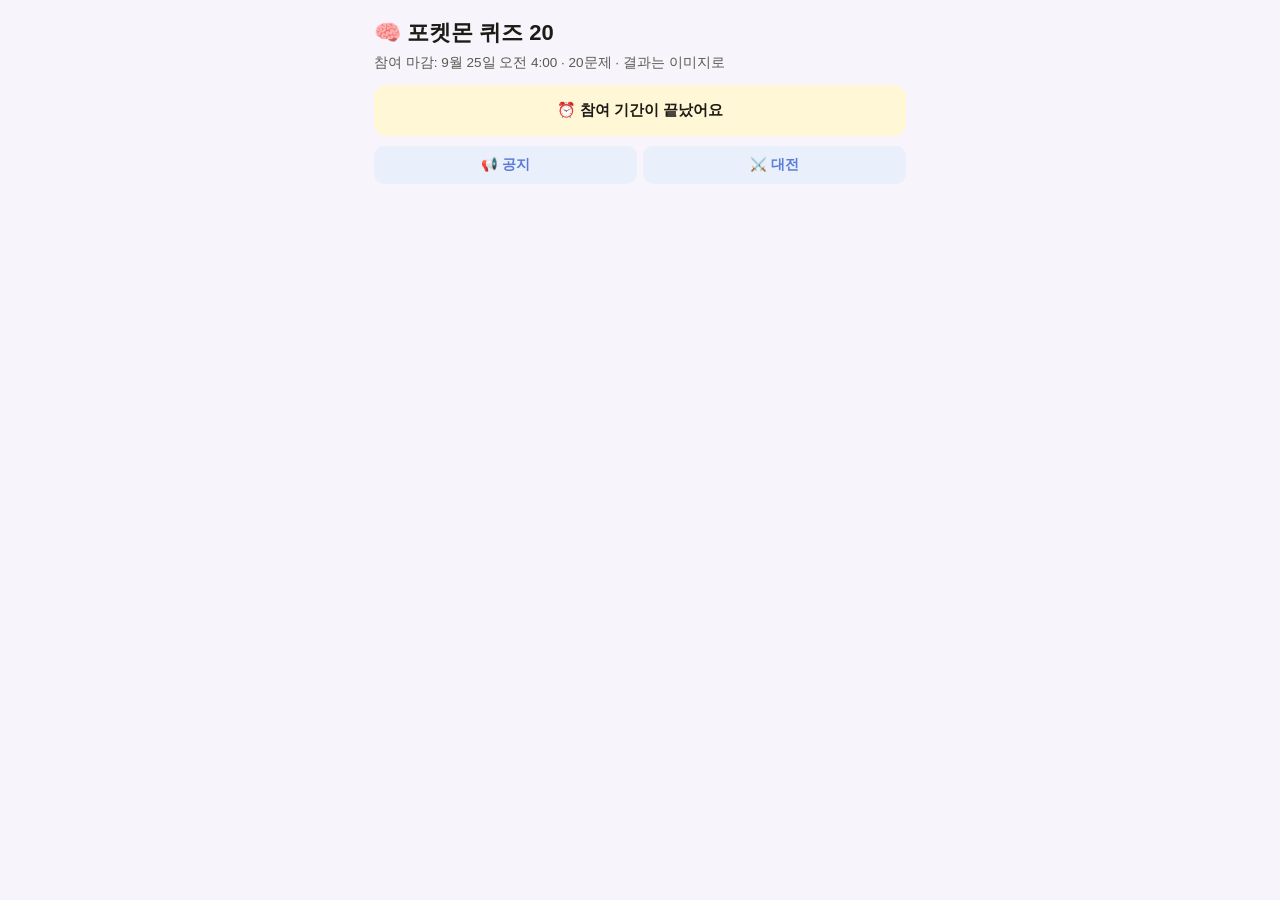
<file: quiz.html>
<!DOCTYPE html>
<html lang="ko">
<head>
<meta charset="UTF-8">
<meta name="viewport" content="width=device-width, initial-scale=1, viewport-fit=cover">
<title>포켓몬 퀴즈 20 · 대구 포켓몬 카드 방</title>
<style>
  :root{--bg:#F8F4FB;--paper:#fff;--ink:#1D1B16;--ink2:#5B5850;--line:#E6DEEE;--pink:#D64A9B;--pinkS:#FBE8F3;--blue:#5A7BD6;--blueS:#EAEFFC;--ok:#2E7D32;--warn:#C0392B;--yel:#FFF7D6;box-sizing:border-box;padding-top:env(safe-area-inset-top,0px)}
  *,*::before,*::after{box-sizing:inherit}
  body{margin:0;background:var(--bg);color:var(--ink);font-family:"Pretendard","Apple SD Gothic Neo","Noto Sans KR",sans-serif;font-size:15px;line-height:1.5;word-break:keep-all;user-select:none;-webkit-user-select:none}
  .wrap{max-width:560px;margin:0 auto;padding:16px 14px 50px}
  h1{margin:0 0 4px;font-size:22px}
  .sub{color:var(--ink2);font-size:13.5px;margin:0 0 12px}
  .card{background:var(--paper);border:1px solid var(--line);border-radius:14px;padding:14px;margin-bottom:12px}
  input,button{font:inherit}
  input[type=text]{width:100%;padding:10px;border:1px solid var(--line);border-radius:10px}
  button{border:0;border-radius:10px;padding:11px 14px;background:var(--pink);color:#fff;font-weight:700;cursor:pointer;-webkit-tap-highlight-color:transparent}
  button.soft{background:var(--blueS);color:var(--blue)}button.ghost{background:transparent;border:1px solid var(--line);color:var(--ink2)}
  button:disabled{opacity:.5}
  .row{display:flex;gap:8px;margin-top:8px}.row>*{flex:1}
  .prog{height:8px;background:var(--line);border-radius:4px;overflow:hidden;margin-bottom:10px}.prog i{display:block;height:100%;background:var(--pink);transition:width .3s}
  .qno{font-size:13px;color:var(--ink2);display:flex;justify-content:space-between}
  .q{font-size:18px;font-weight:700;margin:8px 0 12px;line-height:1.4}
  .opts{display:grid;gap:8px}
  .opts button{text-align:left;background:var(--paper);color:var(--ink);border:1.5px solid var(--line);padding:13px 14px;font-weight:500;font-size:15.5px}
  .opts button.on{border-color:var(--pink);background:var(--pinkS)}
  .timer{font-weight:800;color:var(--pink)}.timer.low{color:var(--warn)}
  .big{font-size:52px;font-weight:900;text-align:center;color:var(--pink);line-height:1.1}
  .tier{text-align:center;font-size:18px;font-weight:700;margin:4px 0 10px}
  .hide{display:none!important}
  .res img{width:100%;border-radius:12px;border:1px solid var(--line);margin-top:8px}
  .closed{background:var(--yel);border-radius:12px;padding:14px;text-align:center;font-weight:700}
  .nav{display:flex;gap:6px;margin-top:10px}.nav a{flex:1;text-align:center;background:var(--blueS);color:var(--blue);padding:9px;border-radius:10px;text-decoration:none;font-size:13.5px;font-weight:600}
  .note{font-size:12.5px;color:var(--ink2)}
</style>
</head>
<body>
<div class="wrap">
  <h1>🧠 포켓몬 퀴즈 20</h1>
  <p class="sub" id="deadTxt"></p>

  <div id="intro" class="card">
    <p>20문제 · 문제당 20초 · 한 기기당 1회. 결과는 점수 이미지로 만들어져서 <b>방 대장에게만</b> 보내면 됩니다.</p>
    <input type="text" id="nick" placeholder="닉네임 (카톡방 닉과 같게)" maxlength="12">
    <div class="row"><input type="text" id="room" placeholder="방 인증코드" inputmode="numeric" maxlength="4"></div>
    <div class="row"><button type="button" id="btnStart">시작</button></div>
    <p class="note" style="margin:8px 0 0">40문제 풀에서 20문제가 무작위로 나와서 사람마다 문제·보기 순서가 달라요. 문제당 5점(100점 만점), 동점은 소요 시간으로 순위. 시작하면 중간에 멈출 수 없어요.</p>
    <div id="prizeIntro"></div>
  </div>

  <div id="quiz" class="card hide">
    <div class="prog"><i id="prog"></i></div>
    <div class="qno"><span id="qn"></span><span class="timer" id="qt">20</span></div>
    <p class="q" id="qtext"></p>
    <div class="opts" id="opts"></div>
  </div>

  <div id="result" class="card res hide"></div>

  <div id="closed" class="closed hide">⏰ 참여 기간이 끝났어요</div>

  <div class="nav"><a href="notice.html">📢 공지</a><a href="battle.html">⚔️ 대전</a></div>
</div>

<script>
/* ===== 설정 ===== */
var ROOM_CODE='7942';
var DEADLINE='2026-09-25T13:00:00+09:00';   /* 이 시각 이후 참여 불가 */
var SECONDS=20;                              /* 문제당 시간 */
var PICK=20, POINT=5;                        /* 풀에서 20문제 추출, 문제당 5점 */
var PRIZE='';                                /* 상품 — 마감 후 공개. 비워두면 "방에서 발표" */
var ADMIN_KAKAO='https://open.kakao.com/o/sT6YAPsc'; /* 릴리에릴리라 */
var QUIZ_ID='q1';                            /* 새 퀴즈를 낼 때 바꾸면 다시 참여 가능 */
var SUBMIT={form:'',entries:{nick:'',score:'',code:'',time:''}}; /* 구글 폼을 연결하면 점수가 방장 시트로 자동 제출됨 (선택) */

var Q=[
 ['포켓몬 카드 게임을 시작할 때 프라이즈 카드는 몇 장 놓나요?',['4장','5장','6장','7장'],2],
 ['선공 플레이어가 첫 번째 턴에 할 수 없는 것은?',['벤치에 포켓몬 내기','에너지 붙이기','공격하기','굿즈 사용'],2],
 ['한 턴에 손패에서 붙일 수 있는 기본 에너지는 몇 장?',['1장','2장','3장','제한 없음'],0],
 ['서포트 카드는 한 턴에 몇 장까지 쓸 수 있나요?',['1장','2장','3장','제한 없음'],0],
 ['공식 대회용 덱은 정확히 몇 장으로 구성하나요?',['40장','50장','60장','80장'],2],
 ['기본 에너지를 제외하고, 같은 이름의 카드는 덱에 몇 장까지?',['2장','3장','4장','5장'],2],
 ['벤치에 낼 수 있는 포켓몬은 기본적으로 최대 몇 마리?',['3마리','4마리','5마리','6마리'],2],
 ['카드 게임에서 피카츄의 타입은?',['번개','불꽃','초','무색'],0],
 ['전국도감 1번 포켓몬은?',['피카츄','이상해씨','파이리','꼬부기'],1],
 ['뮤의 전국도감 번호는?',['150','151','152','149'],1],
 ['잠듦 상태인 배틀 포켓몬은 공격할 수 있을까요?',['할 수 있다','할 수 없다','코인 앞면이면 가능','에너지가 2개 이상이면 가능'],1],
 ['포켓몬 체크 때 화상 상태 포켓몬이 받는 데미지는? (코인 뒷면)',['10','20','30','40'],1],
 ['포켓몬 체크 때 독 상태 포켓몬이 받는 기본 데미지는?',['10','20','30','50'],0],
 ['포켓몬 ex가 기절하면 상대는 프라이즈를 몇 장 가져가나요?',['1장','2장','3장','4장'],1],
 ['게임 시작 시 처음 뽑는 손패는 몇 장?',['5장','6장','7장','8장'],2],
 ['이상해씨의 최종 진화형은?',['이상해풀','이상해꽃','리자몽','거북왕'],1],
 ['대구 공식샵 트레이너 스쿨의 휴무일은?',['월·화','화·수','일요일','연중무휴'],0],
 ['카드 게임에서 리자몽의 기본 타입은?',['드래곤','불꽃','비행','무색'],1],
 ['벤치에 낸 그 턴에 바로 진화시킬 수 있을까요? (특수 효과 없이)',['가능','불가능 — 다음 턴부터','코인 앞면이면 가능','에너지가 붙어 있으면 가능'],1],
 ['뮤츠가 처음 등장한 세대는?',['1세대','2세대','3세대','4세대'],0],
 ['약점이 있는 포켓몬이 약점 타입 공격을 받으면 데미지는?',['+10','+30','2배','3배'],2],
 ['저항력이 있는 포켓몬이 해당 타입 공격을 받으면 데미지는?',['-10','-20','-30','절반'],2],
 ['마비 상태는 언제 풀리나요?',['다음 포켓몬 체크','자신의 턴이 끝날 때','후퇴하면','코인 앞면일 때'],1],
 ['혼란 상태의 포켓몬이 공격할 때 코인이 뒷면이면?',['공격 실패','자신에게 30데미지','상대에게 절반','잠들어 버림'],1],
 ['배틀 포켓몬을 벤치 포켓몬과 바꾸는 행동을 뭐라고 하나요?',['교체','후퇴','회수','도주'],1],
 ['첫 손패에 기본 포켓몬이 없을 때 하는 것은?',['패배','멀리건(다시 뽑기)','벤치에서 올리기','상대가 대신 고름'],1],
 ['상대 포켓몬을 기절시키면 하는 일은?',['덱에서 2장 드로','프라이즈 카드 가져오기','에너지 1장 회수','상대 손패 확인'],1],
 ['ACE SPEC 카드는 덱에 몇 장까지 넣을 수 있나요?',['1장','2장','4장','제한 없음'],0],
 ['꼬부기의 최종 진화형은?',['어니부기','거북왕','라프라스','갸라도스'],1],
 ['파이리의 최종 진화형은?',['리자드','리자몽','부스터','윈디'],1],
 ['이브이의 진화형이 아닌 것은?',['샤미드','쥬피썬더','부스터','파이어'],3],
 ['카드 게임에서 뮤의 타입은?',['초','무색','페어리','드래곤'],0],
 ['전국도감 25번 포켓몬은?',['피카츄','라이츄','피츄','푸린'],0],
 ['포켓몬 카드 게임 한 게임의 승리 조건이 아닌 것은?',['프라이즈 6장 모두 가져오기','상대 필드에 포켓몬이 없음','상대가 턴 시작 드로를 못 함','상대 손패가 0장'],3],
 ['대구 트레이너 스쿨의 평일 오픈 시간은?',['13:00','15:00','17:00','10:00'],1],
 ['같은 카드로 배틀 포켓몬에 붙인 에너지는 후퇴할 때 어떻게 되나요?',['그대로 유지','후퇴 코스트만큼 트래시','손패로','덱으로'],1],
 ['카드 상태 등급에서 실드 없이 사용해 테두리 손상이 있는 카드는?',['S급','A급','B급','C급'],2],
 ['스타디움 카드는 필드에 동시에 몇 장 있을 수 있나요?',['1장','2장','각자 1장씩','제한 없음'],0],
 ['포켓몬의 도구 카드는 한 포켓몬에 기본적으로 몇 장?',['1장','2장','3장','제한 없음'],0],
 ['잉어킹이 진화하면?',['갸라도스','라프라스','샤미드','거북왕'],0]
];

function $(id){return document.getElementById(id);}
function esc(s){return String(s==null?'':s).replace(/&/g,'&amp;').replace(/</g,'&lt;');}
function shuffle(a){for(var i=a.length-1;i>0;i--){var j=Math.floor(Math.random()*(i+1));var t=a[i];a[i]=a[j];a[j]=t;}return a;}
function hash(str){var h=5381;for(var i=0;i<str.length;i++)h=((h<<5)+h+str.charCodeAt(i))>>>0;return (h%1679616).toString(36).toUpperCase().padStart(4,'0');}
var dl=new Date(DEADLINE);
$('deadTxt').textContent='참여 마감: '+dl.toLocaleString('ko-KR',{month:'long',day:'numeric',hour:'numeric',minute:'2-digit'})+' · 20문제 · 결과는 이미지로';
var done=localStorage.getItem('dgpk_quiz_'+QUIZ_ID);
if(Date.now()>dl.getTime()){$('intro').classList.add('hide');$('closed').classList.remove('hide');}
else if(done){try{showResult(JSON.parse(done),true);}catch(e){}}
$('nick').value=localStorage.getItem('dgpk_nick')||'';$('room').value=localStorage.getItem('dgpk_room')||'';$('prizeIntro').innerHTML=prizeBox();

var order=[],cur=0,score=0,nick='',answers=[],tick=null,left=SECONDS,startedAt=0;
$('btnStart').onclick=function(){nick=$('nick').value.trim();if(!nick){alert('닉네임을 입력하세요');return;}if($('room').value.trim()!==ROOM_CODE){alert('방 인증코드가 틀려요');return;}
  if(Date.now()>dl.getTime()){location.reload();return;}
  localStorage.setItem('dgpk_nick',nick);localStorage.setItem('dgpk_room',ROOM_CODE);
  order=shuffle(Q.map(function(q,i){return i;})).slice(0,PICK);cur=0;score=0;answers=[];startedAt=Date.now();
  $('intro').classList.add('hide');$('quiz').classList.remove('hide');showQ();};
function showQ(){var qi=order[cur],q=Q[qi];var opts=shuffle(q[1].map(function(o,i){return {t:o,ok:i===q[2]};}));
  $('prog').style.width=(cur/order.length*100)+'%';$('qn').textContent=(cur+1)+' / '+order.length;$('qtext').textContent=q[0];
  $('opts').innerHTML=opts.map(function(o,i){return '<button type="button" data-i="'+i+'">'+esc(o.t)+'</button>';}).join('');
  var locked=false;document.querySelectorAll('#opts button').forEach(function(b){b.onclick=function(){if(locked)return;locked=true;b.classList.add('on');clearInterval(tick);var ok=opts[+b.dataset.i].ok;if(ok)score++;answers.push(ok);setTimeout(next,350);};});
  left=SECONDS;$('qt').textContent=left;$('qt').classList.remove('low');clearInterval(tick);
  tick=setInterval(function(){left--;$('qt').textContent=left;if(left<=5)$('qt').classList.add('low');if(left<=0){clearInterval(tick);if(!locked){locked=true;answers.push(false);next();}}},1000);}
function next(){cur++;if(cur>=order.length){finish();return;}showQ();}
function tierOf(s){return s>=19?'👑 포켓몬 마스터':s>=16?'🏆 체육관 관장':s>=12?'⭐ 베테랑 트레이너':s>=8?'🌱 신인 트레이너':'🥚 알에서 갓 부화';}
function pts(s){return s*POINT;}
function finish(){clearInterval(tick);var secs=Math.round((Date.now()-startedAt)/1000);var r={nick:nick,score:score,secs:secs,t:Date.now(),code:hash(nick+'|'+score+'|'+secs+'|'+QUIZ_ID+'|'+ROOM_CODE)};
  localStorage.setItem('dgpk_quiz_'+QUIZ_ID,JSON.stringify(r));submit(r);showResult(r,false);}
function submit(r){if(!SUBMIT.form)return;var fd=new FormData();fd.append(SUBMIT.entries.nick,r.nick);fd.append(SUBMIT.entries.score,String(r.score));fd.append(SUBMIT.entries.code,r.code);fd.append(SUBMIT.entries.time,String(r.secs));try{fetch(SUBMIT.form,{method:'POST',mode:'no-cors',body:fd});}catch(e){}}
function showResult(r,again){$('intro').classList.add('hide');$('quiz').classList.add('hide');var box=$('result');box.classList.remove('hide');
  box.innerHTML='<div class="big">'+pts(r.score)+'점</div><div class="tier">'+tierOf(r.score)+' · '+r.score+'/'+PICK+' 정답 · <b>'+r.secs+'초</b></div><p class="note" style="text-align:center">'+esc(r.nick)+' · 인증코드 <b>'+r.code+'</b>'+(again?' · 이미 참여한 기기예요':'')+'</p>'+
    '<div class="row"><button type="button" id="btnImg">점수 이미지 만들기</button></div><div id="imgBox"></div>'+
    '<p class="note" style="margin-top:10px">동점이면 <b>소요 시간이 짧은 사람</b>이 위. 이미지를 저장한 뒤 <b>릴리에릴리라</b>에게 1:1로 보내 주세요. 인증코드로 위조를 확인합니다.</p>'+prizeBox();
  $('btnImg').onclick=function(){makeImage(r);};window.scrollTo(0,0);}
function prizeBox(){var open=Date.now()>dl.getTime();return '<div class="closed" style="margin-top:10px">🎁 상품: '+(open?(PRIZE?esc(PRIZE):'방에서 발표합니다'):'<b>???</b> — '+dl.toLocaleString('ko-KR',{hour:'numeric',minute:'2-digit'})+'에 공개')+'</div>';}
function roundRect(ctx,x,y,w,h,rad,fill){ctx.beginPath();ctx.moveTo(x+rad,y);ctx.arcTo(x+w,y,x+w,y+h,rad);ctx.arcTo(x+w,y+h,x,y+h,rad);ctx.arcTo(x,y+h,x,y,rad);ctx.arcTo(x,y,x+w,y,rad);ctx.closePath();ctx.fillStyle=fill;ctx.fill();}
function makeImage(r){var W=1080,H=1080;var cv=document.createElement('canvas');cv.width=W;cv.height=H;var ctx=cv.getContext('2d');
  var g=ctx.createLinearGradient(0,0,W,H);g.addColorStop(0,'#FBE8F3');g.addColorStop(1,'#EAEFFC');ctx.fillStyle=g;ctx.fillRect(0,0,W,H);
  var F='Pretendard, "Apple SD Gothic Neo", "Noto Sans KR", sans-serif';
  ctx.fillStyle='#5B5850';ctx.font='600 30px '+F;ctx.textAlign='center';ctx.fillText('대구 포켓몬 카드 카톡방',W/2,110);
  ctx.fillStyle='#1D1B16';ctx.font='900 64px '+F;ctx.fillText('🧠 포켓몬 퀴즈 20',W/2,190);
  roundRect(ctx,140,260,W-280,420,40,'#fff');
  ctx.fillStyle='#D64A9B';ctx.font='900 200px '+F;ctx.fillText(pts(r.score)+'점',W/2,490);
  ctx.fillStyle='#5B5850';ctx.font='700 44px '+F;ctx.fillText(r.score+' / '+PICK+' 정답 · '+r.secs+'초',W/2,570);
  ctx.fillStyle='#1D1B16';ctx.font='800 46px '+F;ctx.fillText(tierOf(r.score),W/2,650);
  ctx.font='800 56px '+F;ctx.fillText(r.nick,W/2,780);
  ctx.fillStyle='#5B5850';ctx.font='500 30px '+F;ctx.fillText(new Date(r.t).toLocaleString('ko-KR',{month:'numeric',day:'numeric',hour:'numeric',minute:'2-digit'}),W/2,840);
  roundRect(ctx,340,890,W-680,90,20,'#1D1B16');ctx.fillStyle='#F5C842';ctx.font='800 40px '+F;ctx.fillText('인증코드 '+r.code,W/2,950);
  ctx.fillStyle='#5B5850';ctx.font='500 24px '+F;ctx.fillText('kste200267-boop.github.io/card-centering/quiz.html',W/2,1030);
  cv.toBlob(function(b){var url=URL.createObjectURL(b);$('imgBox').innerHTML='<img src="'+url+'" alt="점수 이미지"><div class="row"><button type="button" id="btnShare">📤 이미지 공유 / 저장</button></div><div class="row"><a href="'+ADMIN_KAKAO+'" target="_blank" rel="noopener" style="flex:1;text-align:center;background:#FEE500;color:#111;padding:11px;border-radius:10px;text-decoration:none;font-weight:700">💬 릴리에릴리라 오픈카톡 열기</a></div><p class="note">1) 이미지 저장 → 2) 릴리에릴리라 카톡 열어서 이미지 전송. 공유창에서 바로 카카오톡을 골라도 돼요.</p>';
    $('btnShare').onclick=function(){var f=new File([b],'quiz_'+r.nick+'.jpg',{type:'image/jpeg'});if(navigator.share&&navigator.canShare&&navigator.canShare({files:[f]})){navigator.share({files:[f],title:'포켓몬 퀴즈 점수'}).catch(function(){});}else{var a=document.createElement('a');a.href=url;a.download='quiz_'+r.nick+'.jpg';document.body.appendChild(a);a.click();a.remove();}};},'image/jpeg',0.9);}
</script>
</body>
</html>
</file>
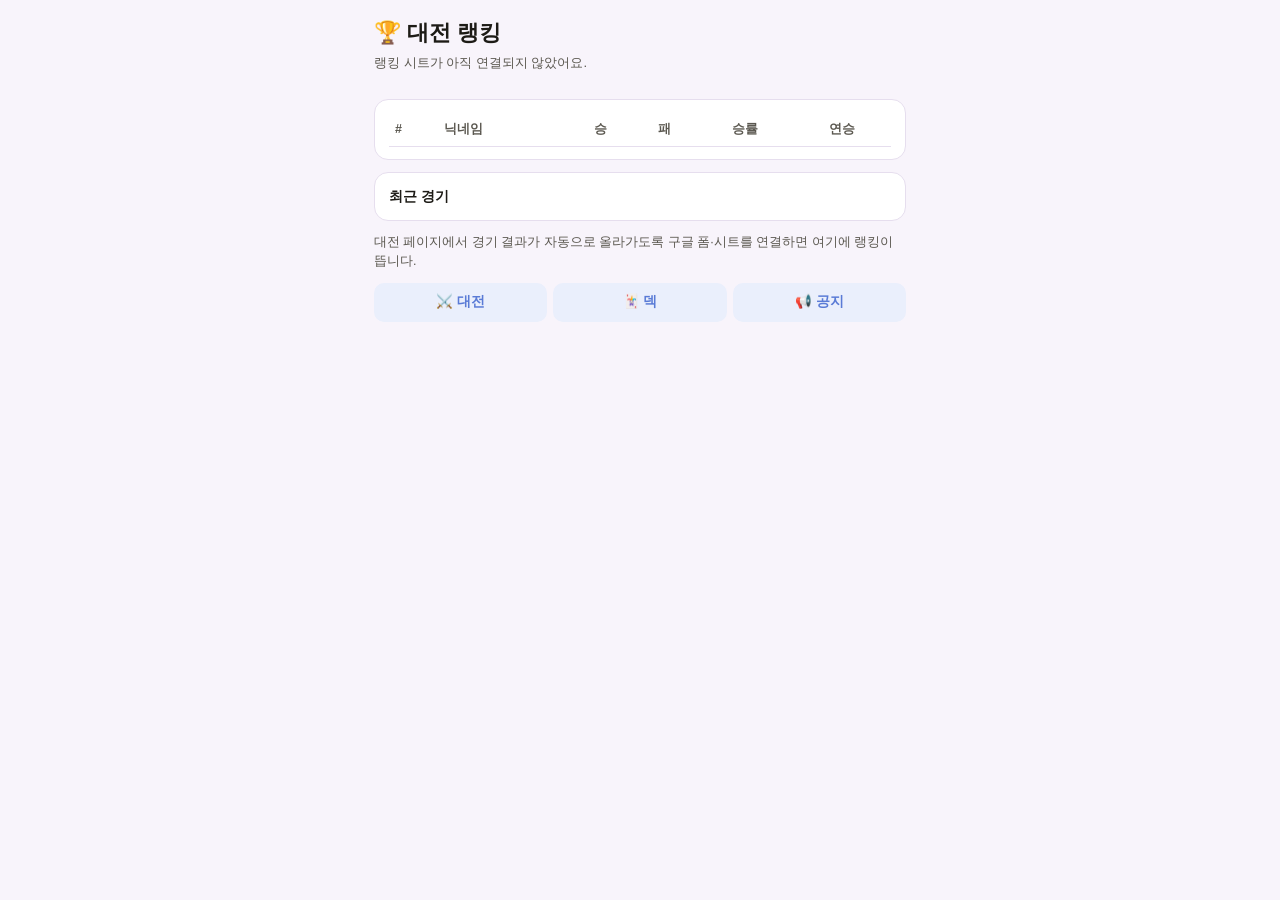
<file: rank.html>
<!DOCTYPE html>
<html lang="ko">
<head>
<meta charset="UTF-8">
<meta name="viewport" content="width=device-width, initial-scale=1, viewport-fit=cover">
<title>대전 랭킹 · 대구 포켓몬 카드 방</title>
<style>
  :root{--bg:#F8F4FB;--paper:#fff;--ink:#1D1B16;--ink2:#5B5850;--line:#E6DEEE;--pink:#D64A9B;--pinkS:#FBE8F3;--blue:#5A7BD6;--blueS:#EAEFFC;--gold:#D4A017;box-sizing:border-box;padding-top:env(safe-area-inset-top,0px)}
  *,*::before,*::after{box-sizing:inherit}
  body{margin:0;background:var(--bg);color:var(--ink);font-family:"Pretendard","Apple SD Gothic Neo","Noto Sans KR",sans-serif;font-size:15px;line-height:1.5;word-break:keep-all}
  .wrap{max-width:560px;margin:0 auto;padding:16px 14px 50px}
  h1{margin:0 0 4px;font-size:22px}
  .sub{color:var(--ink2);font-size:13px;margin:0 0 14px}
  .card{background:var(--paper);border:1px solid var(--line);border-radius:14px;padding:12px 14px;margin-bottom:12px}
  .top3{display:grid;grid-template-columns:1fr 1fr 1fr;gap:8px;margin-bottom:12px}
  .p{background:var(--paper);border:1px solid var(--line);border-radius:14px;padding:12px 6px;text-align:center}
  .p.g{border-color:var(--gold);background:#FFF8E1}
  .p .m{font-size:26px}.p b{display:block;font-size:15px;margin:4px 0 2px}.p span{font-size:12px;color:var(--ink2)}
  table{width:100%;border-collapse:collapse;font-size:14px}
  th,td{padding:8px 6px;border-bottom:1px solid var(--line);text-align:center}
  th{font-size:12.5px;color:var(--ink2);font-weight:600}
  td:first-child,th:first-child{text-align:left}
  td.r{font-weight:700;width:34px}
  .rec{font-size:13.5px;padding:7px 0;border-bottom:1px solid var(--line);display:flex;gap:8px}
  .rec:last-child{border:0}
  .rec .d{color:var(--ink2);font-size:12px;flex:0 0 60px}
  .rec .w{color:#2E7D32;font-weight:700}
  .note{font-size:12.5px;color:var(--ink2)}
  .nav{display:flex;gap:6px;margin-top:10px}
  .nav a{flex:1;text-align:center;background:var(--blueS);color:var(--blue);padding:9px;border-radius:10px;text-decoration:none;font-size:13.5px;font-weight:600}
</style>
</head>
<body>
<div class="wrap">
  <h1>🏆 대전 랭킹</h1>
  <p class="sub" id="sub">불러오는 중…</p>
  <div class="top3" id="top3"></div>
  <div class="card"><table id="tbl"><tr><th>#</th><th style="text-align:left">닉네임</th><th>승</th><th>패</th><th>승률</th><th>연승</th></tr></table></div>
  <div class="card"><b style="font-size:14px">최근 경기</b><div id="recent"></div></div>
  <p class="note" id="note"></p>
  <div class="nav"><a href="battle.html">⚔️ 대전</a><a href="deck.html">🃏 덱</a><a href="notice.html">📢 공지</a></div>
</div>
<script>
/* battle.html 의 RANK.csv 와 같은 주소를 넣으세요 */
var CSV='';
var ROOM_CODE='7942';
function $(id){return document.getElementById(id);}
function esc(s){return String(s==null?'':s).replace(/&/g,'&amp;').replace(/</g,'&lt;');}
function parseCSV(text){var rows=[],row=[],cur='',q=false;for(var i=0;i<text.length;i++){var ch=text[i];if(q){if(ch==='"'){if(text[i+1]==='"'){cur+='"';i++;}else q=false;}else cur+=ch;}else if(ch==='"')q=true;else if(ch===','){row.push(cur);cur='';}else if(ch==='\n'||ch==='\r'){if(ch==='\r'&&text[i+1]==='\n')i++;row.push(cur);rows.push(row);row=[];cur='';}else cur+=ch;}if(cur!==''||row.length){row.push(cur);rows.push(row);}return rows;}
function col(head,kw,fb){for(var i=0;i<head.length;i++)if(String(head[i]).indexOf(kw)>-1)return i;return fb;}

function build(rows,head){
  var iW=col(head,'승자',1),iL=col(head,'패자',2),iR=col(head,'신고',3),iRoom=col(head,'방',4),iC=col(head,'인증',5);
  var pins={},reports=[];
  rows.forEach(function(r){if(String(r[iC]||'').trim()!==ROOM_CODE)return;
    var rep=String(r[iR]||'').split('#');var nick=rep[0].trim(),pin=(rep[1]||'').trim();if(!nick)return;
    if(pins[nick]&&pin&&pins[nick]!==pin)return; /* 같은 닉인데 PIN 다르면 무시 (도용 방지) */
    if(pin&&!pins[nick])pins[nick]=pin;
    reports.push({t:new Date(r[0]).getTime()||0,w:String(r[iW]||'').trim(),l:String(r[iL]||'').trim(),by:nick,room:String(r[iRoom]||'').trim()});});
  /* 두 사람이 같은 결과를 30분 안에 보고하면 확정 1경기 */
  var matches=[],used=[];
  reports.forEach(function(a,i){if(used[i])return;for(var j=i+1;j<reports.length;j++){var b=reports[j];if(used[j])continue;
    if(a.w===b.w&&a.l===b.l&&a.by!==b.by&&Math.abs(a.t-b.t)<30*60*1000){used[i]=used[j]=true;matches.push({t:Math.max(a.t,b.t),w:a.w,l:a.l,ok:true});return;}}
    used[i]=true;matches.push({t:a.t,w:a.w,l:a.l,ok:false});});
  matches.sort(function(a,b){return a.t-b.t;});
  var st={};function P(n){return st[n]||(st[n]={n:n,w:0,l:0,streak:0,best:0});}
  var confirmed=matches.filter(function(m){return m.ok;}),pending=matches.length-confirmed.length;
  confirmed.forEach(function(m){var W=P(m.w),L=P(m.l);W.w++;W.streak++;if(W.streak>W.best)W.best=W.streak;L.l++;L.streak=0;});
  var list=Object.keys(st).map(function(k){return st[k];}).sort(function(a,b){return (b.w-a.w)||((b.w/(b.w+b.l))-(a.w/(a.w+a.l)))||(a.l-b.l);});
  $('sub').textContent='확정 '+confirmed.length+'경기 · 참가 '+list.length+'명'+(pending?' · 한쪽만 보고 '+pending+'건(미반영)':'');
  var medals=['🥇','🥈','🥉'];
  $('top3').innerHTML=list.slice(0,3).map(function(p,i){return '<div class="p'+(i===0?' g':'')+'"><div class="m">'+medals[i]+'</div><b>'+esc(p.n)+'</b><span>'+p.w+'승 '+p.l+'패</span></div>';}).join('')||'<p class="note" style="grid-column:1/-1">아직 확정된 경기가 없어요.</p>';
  var t=$('tbl');list.forEach(function(p,i){var tr=document.createElement('tr');var g=p.w+p.l;tr.innerHTML='<td class="r">'+(i+1)+'</td><td style="text-align:left">'+esc(p.n)+'</td><td>'+p.w+'</td><td>'+p.l+'</td><td>'+(g?Math.round(p.w/g*100):0)+'%</td><td>'+(p.streak?'🔥'+p.streak:'-')+'</td>';t.appendChild(tr);});
  $('recent').innerHTML=matches.slice(-10).reverse().map(function(m){return '<div class="rec"><span class="d">'+new Date(m.t).toLocaleDateString('ko-KR',{month:'numeric',day:'numeric'})+'</span><span><span class="w">'+esc(m.w)+'</span> 승 · '+esc(m.l)+(m.ok?'':' <small style="color:var(--pink)">(한쪽 보고)</small>')+'</span></div>';}).join('')||'<p class="note">기록 없음</p>';
  $('note').textContent='경기가 끝나면 양쪽 기기에서 자동으로 결과가 올라가고, 두 사람 보고가 일치할 때만 확정됩니다. 닉네임은 처음 쓴 PIN과 묶여서 남이 내 이름으로 기록을 올릴 수 없어요.';
}
if(!CSV){$('sub').textContent='랭킹 시트가 아직 연결되지 않았어요.';$('note').textContent='대전 페이지에서 경기 결과가 자동으로 올라가도록 구글 폼·시트를 연결하면 여기에 랭킹이 뜹니다.';}
else fetch(CSV+'&t='+Date.now()).then(function(r){return r.text();}).then(function(t){var rows=parseCSV(t);var head=rows.shift()||[];build(rows,head);}).catch(function(){$('sub').textContent='랭킹을 불러오지 못했어요.';});
</script>
</body>
</html>
</file>
